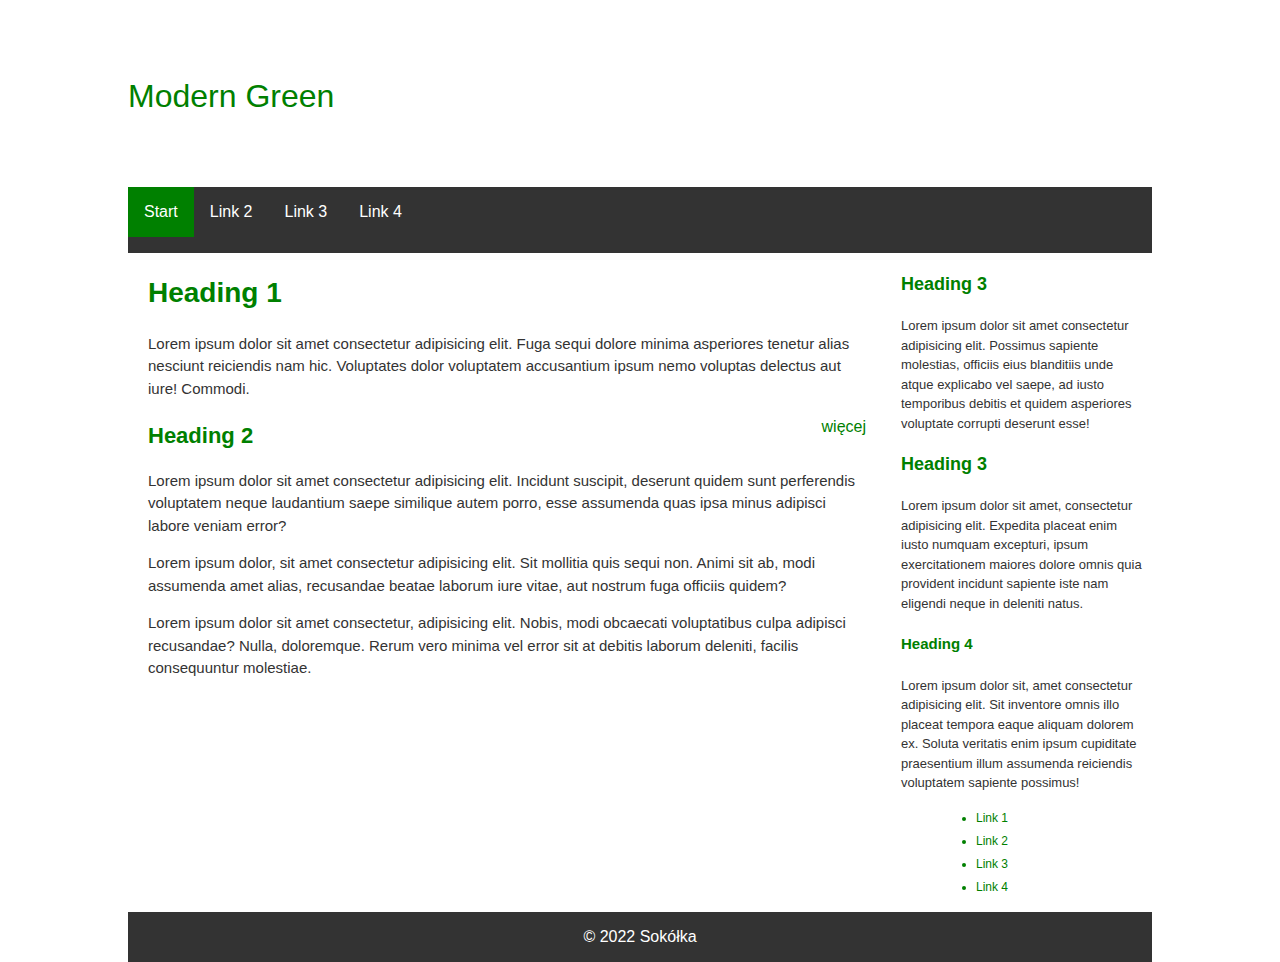
<file: index.html>
<!DOCTYPE html>
<html lang="pl">
<head>
    <meta charset="UTF-8">
    <meta http-equiv="X-UA-Compatible" content="IE=edge">
    <meta name="viewport" content="width=device-width, initial-scale=1.0">
    <title>Tworzenie strony internetowej zgodnie z projektem</title>
    <link rel="stylesheet" href="style.css">
    <link rel="stylesheet" href="style-media-queries.css">
</head>
<body>
    <div class="main-container">
        <header class="main-header">
            <h1>Modern Green</h1>
        </header>
        <nav class="main-nav">
            <ul>
                <li class="active"><a href="#">Start</a></li>
                <li><a href="#">Link 2</a></li>
                <li><a href="#">Link 3</a></li>
                <li><a href="#">Link 4</a></li>
            </ul>
        </nav>
        <section class="main-section">
            <article class="section-article">
                <h1>Heading 1</h1>
                <p>Lorem ipsum dolor sit amet consectetur adipisicing elit. Fuga sequi dolore minima asperiores tenetur alias nesciunt reiciendis nam hic. Voluptates dolor voluptatem accusantium ipsum nemo voluptas delectus aut iure! Commodi.</p>
                <a href="#">więcej</a>
                <h2>Heading 2</h2>
                <p>Lorem ipsum dolor sit amet consectetur adipisicing elit. Incidunt suscipit, deserunt quidem sunt perferendis voluptatem neque laudantium saepe similique autem porro, esse assumenda quas ipsa minus adipisci labore veniam error?</p>
                <p>Lorem ipsum dolor, sit amet consectetur adipisicing elit. Sit mollitia quis sequi non. Animi sit ab, modi assumenda amet alias, recusandae beatae laborum iure vitae, aut nostrum fuga officiis quidem?</p>
                <p>Lorem ipsum dolor sit amet consectetur, adipisicing elit. Nobis, modi obcaecati voluptatibus culpa adipisci recusandae? Nulla, doloremque. Rerum vero minima vel error sit at debitis laborum deleniti, facilis consequuntur molestiae.</p>
            </article>
        </section>
        <aside class="main-aside">
            <h3>Heading 3</h3>
            <p>Lorem ipsum dolor sit amet consectetur adipisicing elit. Possimus sapiente molestias, officiis eius blanditiis unde atque explicabo vel saepe, ad iusto temporibus debitis et quidem asperiores voluptate corrupti deserunt esse!</p>
            <h3>Heading 3</h3>
            <p>Lorem ipsum dolor sit amet, consectetur adipisicing elit. Expedita placeat enim iusto numquam excepturi, ipsum exercitationem maiores dolore omnis quia provident incidunt sapiente iste nam eligendi neque in deleniti natus.</p>
            <h4>Heading 4</h4>
            <p>Lorem ipsum dolor sit, amet consectetur adipisicing elit. Sit inventore omnis illo placeat tempora eaque aliquam dolorem ex. Soluta veritatis enim ipsum cupiditate praesentium illum assumenda reiciendis voluptatem sapiente possimus!</p>
            <ul>
                <li><a href="#">Link 1</a></li>
                <li><a href="#">Link 2</a></li>
                <li><a href="#">Link 3</a></li>
                <li><a href="#">Link 4</a></li>
            </ul>
        </aside>
        <footer class="main-footer">
            <p>&copy; 2022 Sokółka</p>
        </footer>
    </div>
</body>
</html>
</file>
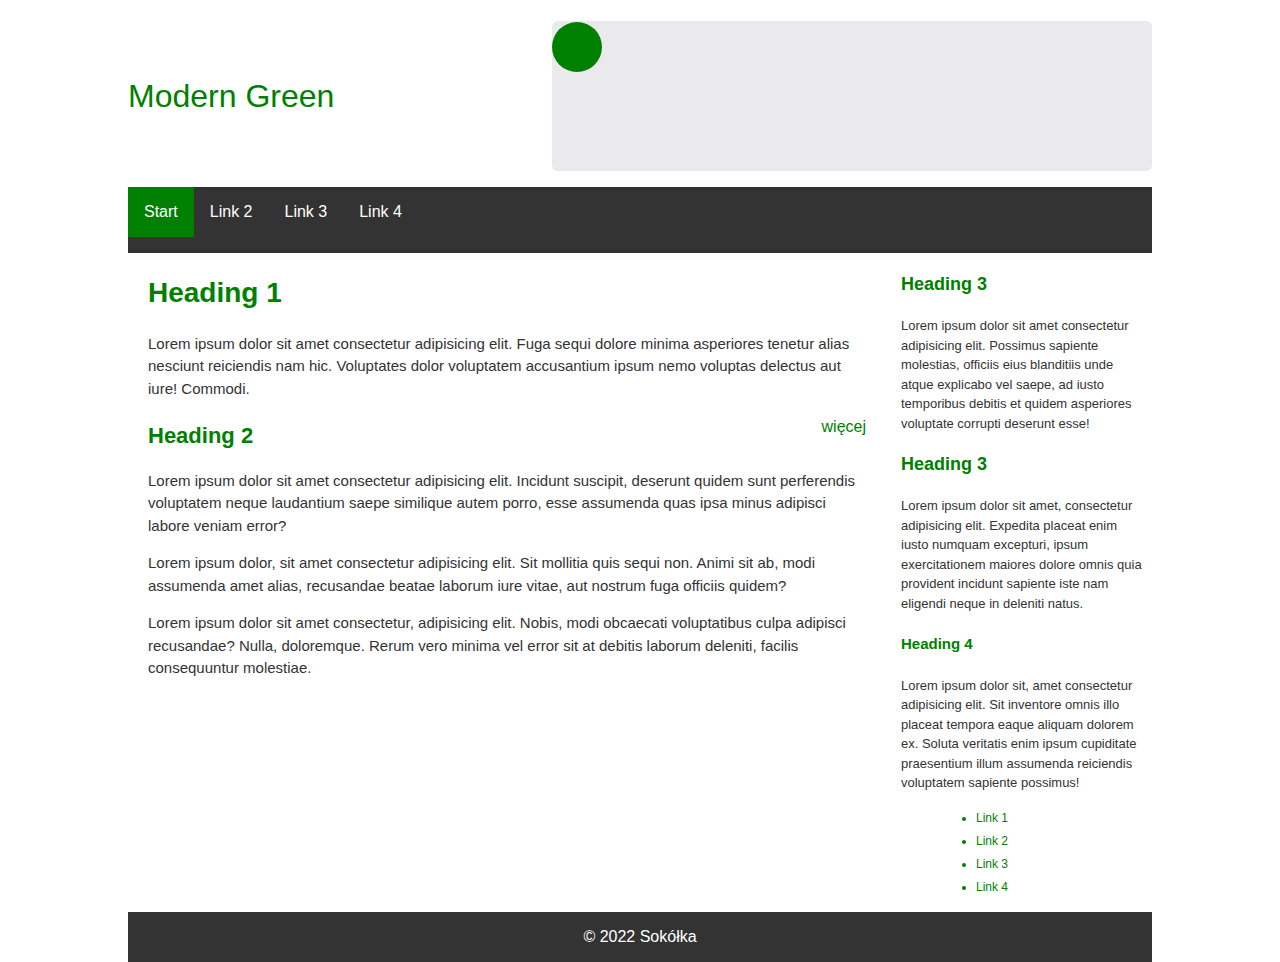
<file: 2/index.html>
<!DOCTYPE html>
<html lang="pl">
<head>
    <meta charset="UTF-8">
    <meta http-equiv="X-UA-Compatible" content="IE=edge">
    <meta name="viewport" content="width=device-width, initial-scale=1.0">
    <title>Tworzenie strony internetowej zgodnie z projektem</title>
    <link rel="stylesheet" href="style.css">
    <link rel="stylesheet" href="style-media-queries.css">
    <link rel="stylesheet" href="animations.css">
</head>
<body>
    <div class="main-container">
        <header class="main-header">
            <h1>Modern Green</h1>
            <div class="stage">
                <figure class="ball"></figure>
            </div>
        </header>
        <nav class="main-nav">
            <ul>
                <li class="active"><a href="#">Start</a></li>
                <li><a href="#">Link 2</a></li>
                <li><a href="#">Link 3</a></li>
                <li><a href="#">Link 4</a></li>
            </ul>
        </nav>
        <section class="main-section">
            <article class="section-article">
                <h1>Heading 1</h1>
                <p>Lorem ipsum dolor sit amet consectetur adipisicing elit. Fuga sequi dolore minima asperiores tenetur alias nesciunt reiciendis nam hic. Voluptates dolor voluptatem accusantium ipsum nemo voluptas delectus aut iure! Commodi.</p>
                <a href="#">więcej</a>
                <h2>Heading 2</h2>
                <p>Lorem ipsum dolor sit amet consectetur adipisicing elit. Incidunt suscipit, deserunt quidem sunt perferendis voluptatem neque laudantium saepe similique autem porro, esse assumenda quas ipsa minus adipisci labore veniam error?</p>
                <p>Lorem ipsum dolor, sit amet consectetur adipisicing elit. Sit mollitia quis sequi non. Animi sit ab, modi assumenda amet alias, recusandae beatae laborum iure vitae, aut nostrum fuga officiis quidem?</p>
                <p>Lorem ipsum dolor sit amet consectetur, adipisicing elit. Nobis, modi obcaecati voluptatibus culpa adipisci recusandae? Nulla, doloremque. Rerum vero minima vel error sit at debitis laborum deleniti, facilis consequuntur molestiae.</p>
            </article>
        </section>
        <aside class="main-aside">
            <h3>Heading 3</h3>
            <p>Lorem ipsum dolor sit amet consectetur adipisicing elit. Possimus sapiente molestias, officiis eius blanditiis unde atque explicabo vel saepe, ad iusto temporibus debitis et quidem asperiores voluptate corrupti deserunt esse!</p>
            <h3>Heading 3</h3>
            <p>Lorem ipsum dolor sit amet, consectetur adipisicing elit. Expedita placeat enim iusto numquam excepturi, ipsum exercitationem maiores dolore omnis quia provident incidunt sapiente iste nam eligendi neque in deleniti natus.</p>
            <h4>Heading 4</h4>
            <p>Lorem ipsum dolor sit, amet consectetur adipisicing elit. Sit inventore omnis illo placeat tempora eaque aliquam dolorem ex. Soluta veritatis enim ipsum cupiditate praesentium illum assumenda reiciendis voluptatem sapiente possimus!</p>
            <ul>
                <li><a href="#">Link 1</a></li>
                <li><a href="#">Link 2</a></li>
                <li><a href="#">Link 3</a></li>
                <li><a href="#">Link 4</a></li>
            </ul>
        </aside>
        <footer class="main-footer">
            <p>&copy; 2022 Sokółka</p>
        </footer>
    </div>
</body>
</html>
</file>
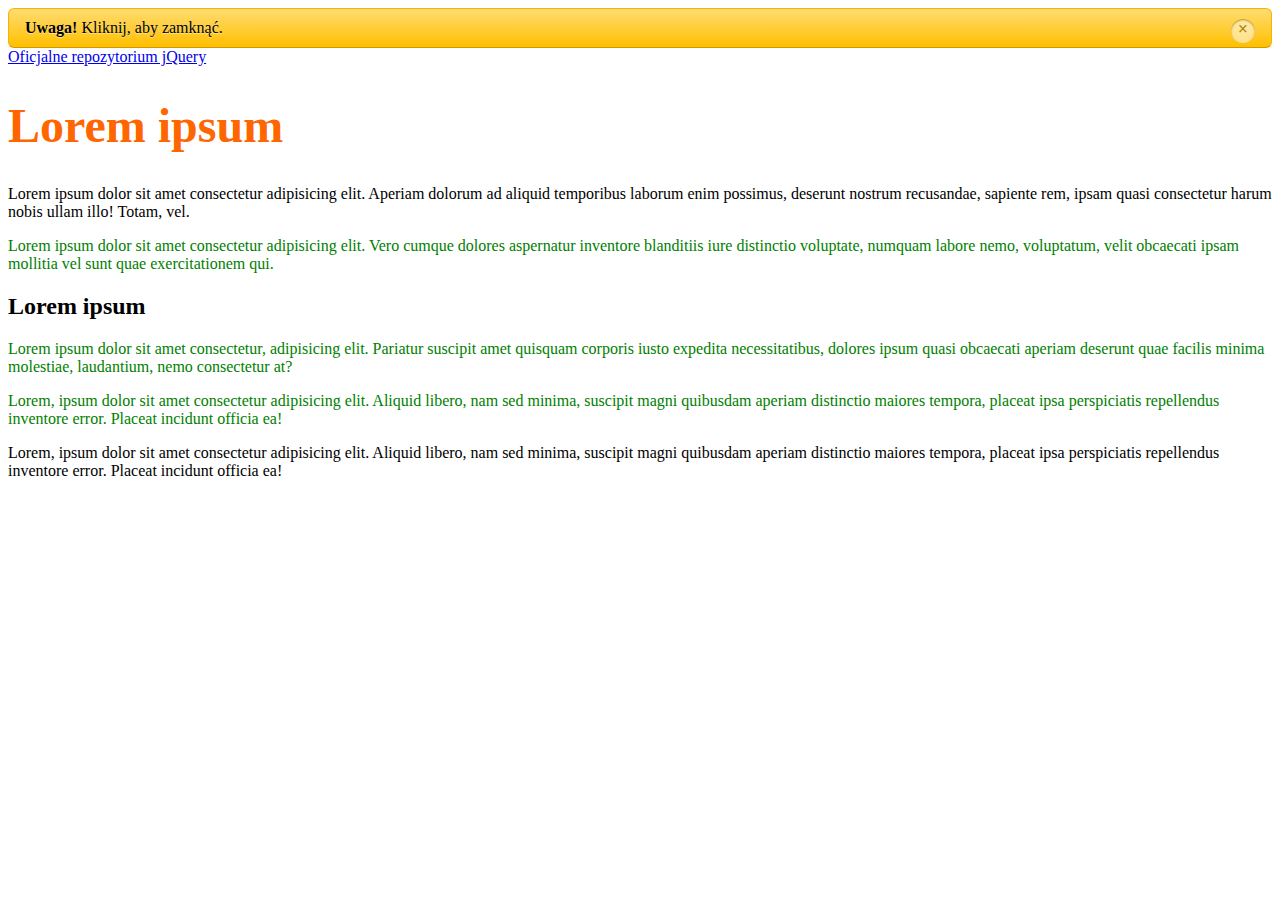
<file: jquery/index.html>
<!DOCTYPE html>
<html lang="pl">
<head>
    <meta charset="UTF-8">
    <meta http-equiv="X-UA-Compatible" content="IE=edge">
    <meta name="viewport" content="width=device-width, initial-scale=1.0">
    <title>jQuery</title>
    <script src="https://code.jquery.com/jquery-3.6.1.min.js"></script>
    <style>
        .akapit {
            color: green;
        }
        .notice-warning {
            background: linear-gradient(#ffdc72, #ffbf00);
            border: 1px solid #f2b600;
            border-bottom-color: #c90;
            border-radius: 6px;
            padding: 10px 16px;
            text-shadow: 0 1px 0 rgba(255, 255, 255, .5);
        }
        .notice-close {
            background: #ffdc72;
            background: rgba(255, 255, 255, .5);
            border-radius: 50%;
            box-shadow: inset 0 1px 2px rgba(178, 133, 0, .9), inset 0 -1px 2px rgba(255, 255, 255, .25);
            color: #b28500;
            cursor: pointer;
            font-size: 18px;
            font-weight: 600;
            height: 24px;
            float: right;
            text-align: center;
            transition: color .15s ease;
            width: 24px;
        }
    </style>
</head>
<body>
    <!--ukrywany tekst-->
    <div class="notice-warning">
        <div class="notice-close">&#215;</div>
        <strong>Uwaga!</strong> Kliknij, aby zamknąć.
    </div>  
    <a target="_blank" href="https://jquery.com/">Oficjalne repozytorium jQuery</a>
    <h1>Lorem ipsum</h1>
    <p>Lorem ipsum dolor sit amet consectetur adipisicing elit. Aperiam dolorum ad aliquid temporibus laborum enim possimus, deserunt nostrum recusandae, sapiente rem, ipsam quasi consectetur harum nobis ullam illo! Totam, vel.</p>
    <p>Lorem ipsum dolor sit amet consectetur adipisicing elit. Vero cumque dolores aspernatur inventore blanditiis iure distinctio voluptate, numquam labore nemo, voluptatum, velit obcaecati ipsam mollitia vel sunt quae exercitationem qui.</p>
    <h2>Lorem ipsum</h2>
    <p>Lorem ipsum dolor sit amet consectetur, adipisicing elit. Pariatur suscipit amet quisquam corporis iusto expedita necessitatibus, dolores ipsum quasi obcaecati aperiam deserunt quae facilis minima molestiae, laudantium, nemo consectetur at?</p>
    <p>Lorem, ipsum dolor sit amet consectetur adipisicing elit. Aliquid libero, nam sed minima, suscipit magni quibusdam aperiam distinctio maiores tempora, placeat ipsa perspiciatis repellendus inventore error. Placeat incidunt officia ea!</p>  
    <script>





    // poczekanie na załadowanie dokumentu i wszystkich jego części
    $(document).ready(function(event){ 
        //    $('.feature');           // Class selector
        //    $('li strong');          // Descendant selector
        //    $('em, i');              // Multiple selector
        //    $('a[target="_blank"]'); // Attribute selector
        //    $('p').eq(2);     // Pseudo-class selector
        // stosowanie zdarzeń dla elementu
        // $('div').click(function(event){ 
        //    $(this);
        // }); 
        // stosowanie zaprzeczeń
        // $('div').not('.type');
        // nadanie klasy dla akapitów (p)
        $('p').addClass('akapit');
        // usunięcie klasy dla pierwszego akapitu
        $('p').eq(0).removeClass(); 
        // dodanie elementu przez jQuery
        $('body').append( '<div class="dodatek"><p>Lorem, ipsum dolor sit amet consectetur adipisicing elit. Aliquid libero, nam sed minima, suscipit magni quibusdam aperiam distinctio maiores tempora, placeat ipsa perspiciatis repellendus inventore error. Placeat incidunt officia ea!</p></div>' );
        // ostylowanie H1 przez jQuery
        $('h1').css({
            fontSize: '48px', 
            color: '#f60'
        });
        // zdarzenie kliknięcie
        $('h1').click(function(event){
            $('p').css({
                color: '#00f'
            });
        });
        // ukrywanie po kliknięciu
        $('.notice-close').on('click', function(event){
            $('.notice-warning').remove();
        });
    });
    </script>
</body>
</html>
</file>
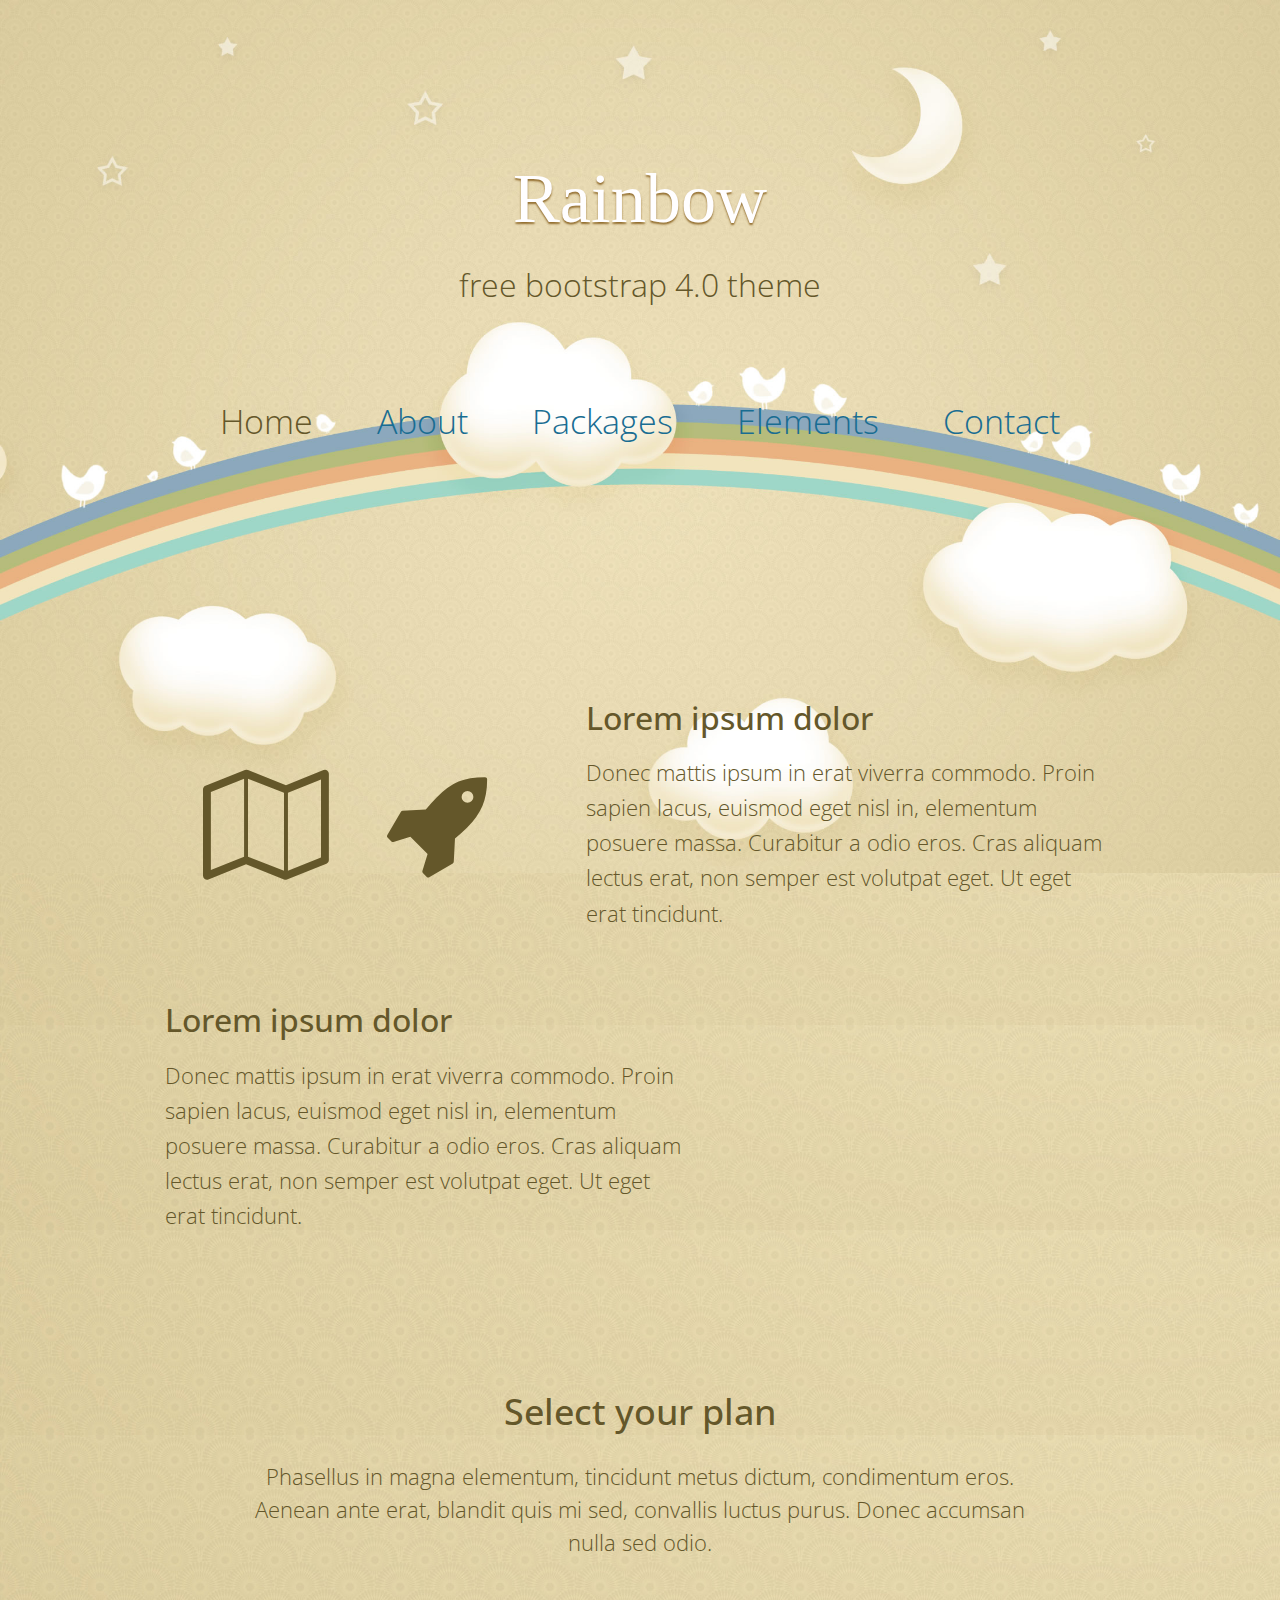
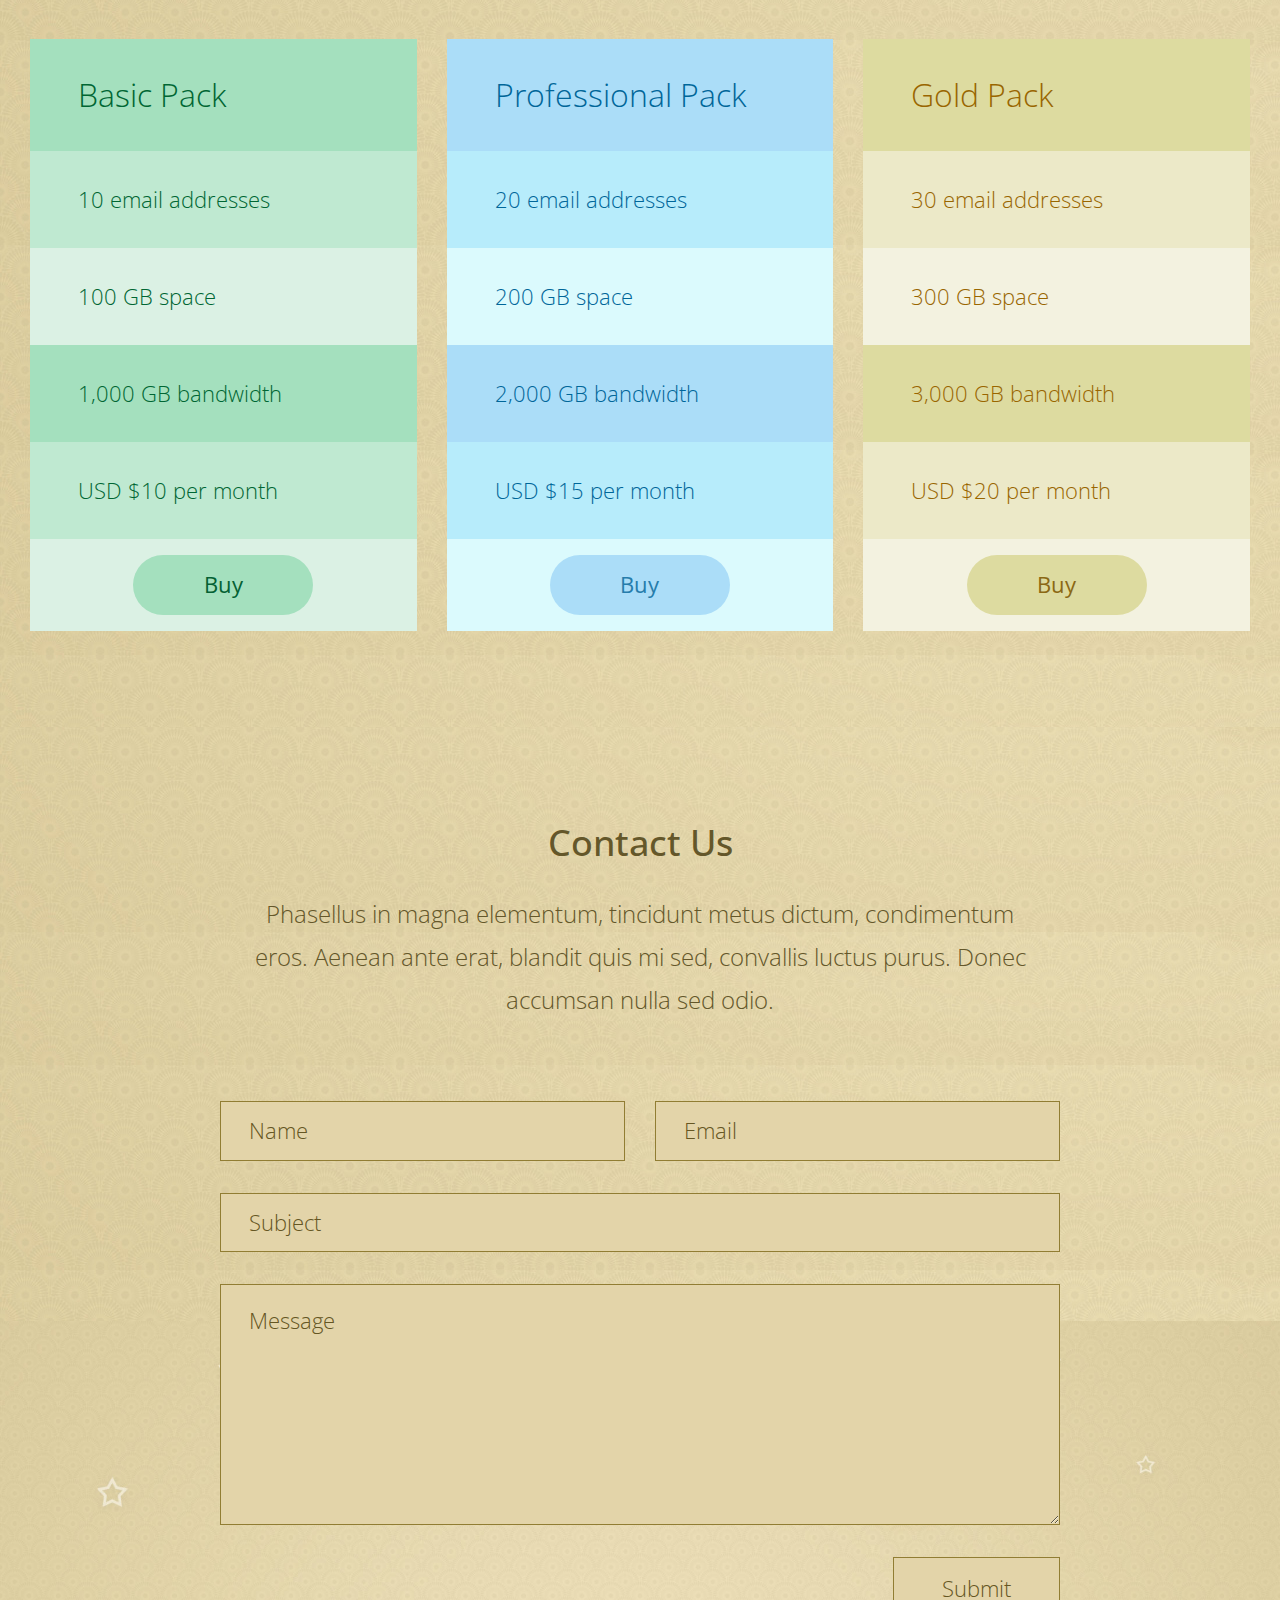
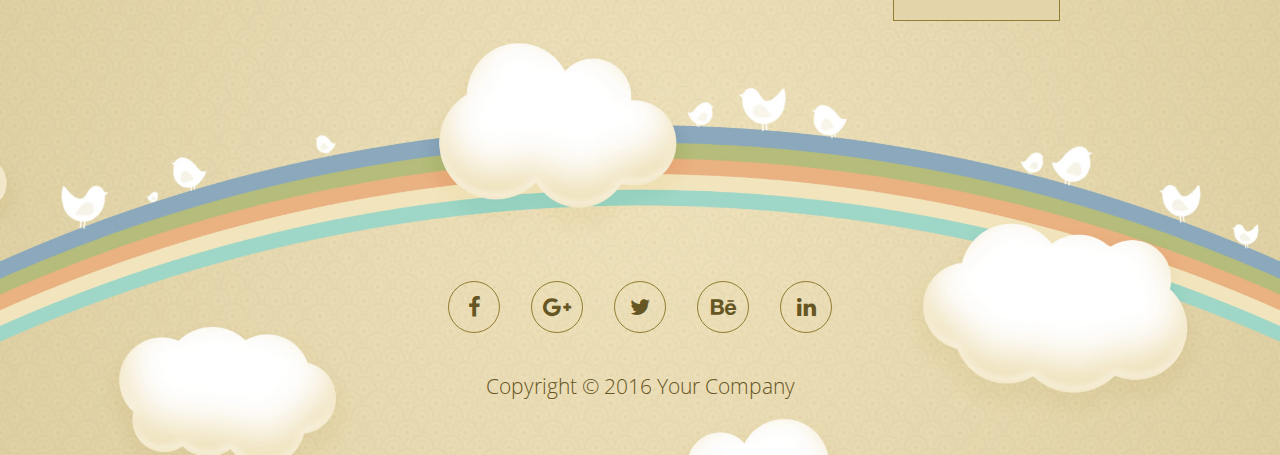
<file: rainbow szablon bootstrap/index.html>
<!DOCTYPE html>
<html>
<head>
    <meta charset="utf-8">
    <meta http-equiv="X-UA-Compatible" content="IE=edge">
    <meta name="viewport" content="width=device-width, initial-scale=1">

    <title>Rainbow Bootstrap 4.0 Theme by templatemo</title>
<!--
Rainbow Theme
http://www.templatemo.com/tm-485-rainbow
-->
    <!-- load stylesheets -->
    <link rel="stylesheet" href="https://fonts.googleapis.com/css?family=Open+Sans:300,400">  <!-- Google web font "Open Sans" -->
    <link rel="stylesheet" href="font-awesome-4.5.0/css/font-awesome.min.css">                <!-- Font Awesome -->
    <link rel="stylesheet" href="css/bootstrap.min.css">                                      <!-- Bootstrap style -->
    <link rel="stylesheet" href="css/templatemo-style.css">                                   <!-- Templatemo style -->

    <!-- HTML5 shim and Respond.js for IE8 support of HTML5 elements and media queries -->
    <!-- WARNING: Respond.js doesn't work if you view the page via file:// -->
        <!--[if lt IE 9]>
          <script src="https://oss.maxcdn.com/html5shiv/3.7.2/html5shiv.min.js"></script>
          <script src="https://oss.maxcdn.com/respond/1.4.2/respond.min.js"></script>
          <![endif]-->
</head>

<body class="tm-bg-img-content">

    <div class="tm-bg-img-header">
        <div class="container-fluid">
            
            <div id="top" class="tm-header-container">
                
                <!-- 1. Site Header -->
                <div class="row tm-site-header">
                    <div class="col-xs-12 col-sm-12 col-md-12 col-lg-12 col-xl-12 text-xs-center">

                        <h1 class="tm-site-title">Rainbow</h1>
                        <p class="tm-site-description">free bootstrap 4.0 theme</p>
                    
                    </div>
                </div>

                <!-- 2. Navigation -->
                <div class="row tm-navbar-row tm-navbar-row-absolute">
                    <div class="tm-navbar-container">
                        <div class="col-xs-12 col-sm-12 col-md-12 col-lg-12 col-xl-12">

                            <nav class="navbar navbar-full">
                                    
                                <div class="text-xs-center tm-navbar-rounded" id="tmNavbar">                            

                                    <ul class="nav navbar-nav">
                                        <li class="nav-item">
                                            <a class="nav-link" href="#top">Home</a>
                                        </li>
                                        <li class="nav-item">
                                            <a class="nav-link" href="#tm-section-1">About</a>
                                        </li>
                                        <li class="nav-item">
                                            <a class="nav-link" href="#tm-section-3">Packages</a>
                                        </li>
                                        <li class="nav-item">
                                            <a class="nav-link external" href="elements.html">Elements</a>
                                        </li>
                                        <li class="nav-item">
                                            <a class="nav-link" href="#tm-section-4">Contact</a>
                                        </li>
                                        
                                    </ul>

                                </div>
                              
                            </nav>
                        </div> <!-- col-xs-12 -->
                    </div> <!-- tm-navbar-container -->                        
                </div> <!-- row -->   

            </div> <!-- .tm-header-container -->
            
            <!-- 3. About -->
            <div class="row" id="tm-section-1">
                
                <div class="container">
                    <section class="tm-2-col-img-text">
                    
                        <div class="col-xs-12 col-sm-12 col-md-12 col-lg-5 col-xl-5 tm-2-col-img">                                
                            <i class="fa fa-5x fa-map-o"></i>
                            <i class="fa fa-5x fa-rocket"></i>
                        </div>

                        <div class="col-xs-12 col-sm-12 col-md-12 col-lg-7 col-xl-7 tm-2-col-text">
                            <h2 class="tm-2-col-text-title">Lorem ipsum dolor</h2>
                            <p class="tm-2-col-text-description">
                                Donec mattis ipsum in erat viverra commodo. 
                                Proin sapien lacus, euismod eget nisl in, 
                                elementum posuere massa. Curabitur a odio
                                eros. Cras aliquam lectus erat, non semper est
                                volutpat eget. Ut eget erat tincidunt.
                            </p>
                        </div>
                        
                    </section>

                    <section class="tm-2-col-img-text" id="tm-section-2">
                    
                        <div class="col-xs-12 col-sm-12 col-md-12 col-lg-7 col-xl-7 tm-2-col-text">
                            <h2 class="tm-2-col-text-title">Lorem ipsum dolor</h2>
                            <p class="tm-2-col-text-description">
                                Donec mattis ipsum in erat viverra commodo. 
                                Proin sapien lacus, euismod eget nisl in, 
                                elementum posuere massa. Curabitur a odio
                                eros. Cras aliquam lectus erat, non semper est
                                volutpat eget. Ut eget erat tincidunt.
                            </p>
                        </div>
                        
                    </section>
                </div>                

            </div> <!-- About section, tm-section-1 & 2 -->

        </div> <!-- container-fluid -->               
    </div> <!-- tm-bg-img-header -->
        
    <div class="container-fluid">
        
        <!-- Plan -->
        <div class="row tm-section" id="tm-section-3">
            
            <div class="col-xs-12 col-sm-12 col-md-12 col-lg-12 col-xl-12 text-xs-center">
                <h2 class="tm-section-title">Select your plan</h2>
                <p class="tm-section-subtitle">
                    Phasellus in magna elementum, tincidunt metus dictum, condimentum
                    eros. Aenean ante erat, blandit quis mi sed, convallis luctus purus. Donec
                    accumsan nulla sed odio.
                </p>    
            </div>
                    
            <div class="col-xs-12 col-sm-12 col-md-12 col-lg-12 col-xl-12">
                    
                <div class="tm-plan-boxes-container">
                    
                    <div class="col-xs-12 col-sm-12 col-md-4 col-lg-4 col-xl-4 tm-table-col">
                            
                        <table class="tm-table-full-width">
                            <thead>
                                <tr class="tm-bg-green-1">
                                    <th class="tm-plan-table-header">Basic Pack</th>
                                </tr>
                            </thead>
                            <tbody>
                                <tr class="tm-bg-green-2"><td class="tm-plan-table-cell">10 email addresses</td></tr>
                                <tr class="tm-bg-green-3"><td class="tm-plan-table-cell">100 GB space</td></tr>
                                <tr class="tm-bg-green-1"><td class="tm-plan-table-cell">1,000 GB bandwidth</td></tr>
                                <tr class="tm-bg-green-2"><td class="tm-plan-table-cell">USD $10 per month</td></tr>
                                <tr class="tm-bg-green-3">
                                    <td class="tm-plan-table-cell tm-plan-table-cell-pad-small text-xs-center">
                                        <a href="#" class="tm-bg-green-1 tm-btn-rounded tm-btn-green">Buy</a>
                                    </td>
                                </tr>
                            </tbody>
                        </table>  

                    </div>

                    <div class="col-xs-12 col-sm-12 col-md-4 col-lg-4 col-xl-4 tm-table-col">
                        
                        <table class="tm-table-full-width">
                            <thead>
                                <tr class="tm-bg-blue-1">
                                    <th class="tm-plan-table-header">Professional Pack</th>
                                </tr>
                            </thead>
                            <tbody>
                                <tr class="tm-bg-blue-2"><td class="tm-plan-table-cell">20 email addresses</td></tr>
                                <tr class="tm-bg-blue-3"><td class="tm-plan-table-cell">200 GB space</td></tr>
                                <tr class="tm-bg-blue-1"><td class="tm-plan-table-cell">2,000 GB bandwidth</td></tr>
                                <tr class="tm-bg-blue-2"><td class="tm-plan-table-cell">USD $15 per month</td></tr>
                                <tr class="tm-bg-blue-3">
                                    <td class="tm-plan-table-cell tm-plan-table-cell-pad-small text-xs-center">
                                        <a href="#" class="tm-bg-blue-1 tm-btn-rounded tm-btn-blue">Buy</a>
                                    </td>
                                </tr>
                            </tbody>
                        </table>  

                    </div>

                    <div class="col-xs-12 col-sm-12 col-md-4 col-lg-4 col-xl-4 tm-table-col">

                        <table class="tm-table-full-width">
                            <thead>
                                <tr class="tm-bg-gold-1">
                                    <th class="tm-plan-table-header">Gold Pack</th>
                                </tr>
                            </thead>
                            <tbody>
                                <tr class="tm-bg-gold-2"><td class="tm-plan-table-cell">30 email addresses</td></tr>
                                <tr class="tm-bg-gold-3"><td class="tm-plan-table-cell">300 GB space</td></tr>
                                <tr class="tm-bg-gold-1"><td class="tm-plan-table-cell">3,000 GB bandwidth</td></tr>
                                <tr class="tm-bg-gold-2"><td class="tm-plan-table-cell">USD $20 per month</td></tr>
                                <tr class="tm-bg-gold-3">
                                    <td class="tm-plan-table-cell tm-plan-table-cell-pad-small text-xs-center">
                                        <a href="#" class="tm-bg-gold-1 tm-btn-rounded tm-btn-gold">Buy</a>
                                    </td>
                                </tr>
                            </tbody>
                        </table>  

                    </div>

                </div> <!-- tm-plan-boxes-container -->

            </div> <!-- .col-xs-12 -->

        </div> <!-- row -->

    </div> <!-- container-fluid -->        

    <div class="tm-bg-img-content">
        <div class="container-fluid">
            <div class="row" id="tm-section-4">
                <div class="col-xs-12 col-sm-12 col-md-12 col-lg-12 col-xl-12 text-xs-center">
                            
                    <h2 class="tm-section-title">Contact Us</h2>
                    <p class="tm-section-subtitle tm-section-subtitle-contact">
                    Phasellus in magna elementum, tincidunt metus dictum, condimentum
                    eros. Aenean ante erat, blandit quis mi sed, convallis luctus purus. Donec
                    accumsan nulla sed odio.
                    </p> 

                </div>
            </div>
        </div>    
    </div> <!-- contact section header -->
    
    <div class="tm-bg-img-header tm-section-contact-form">
        <div class="container-fluid">
            <div class="row">

                <div class="col-xs-12 col-sm-12 col-md-12 col-lg-12 col-xl-12">
                    <form action="index.html" method="post" class="tm-contact-form">                                
                        <div class="form-group col-xs-12 col-sm-12 col-md-6 col-lg-6 col-xl-6 tm-form-group-left">
                            <input type="text" id="contact_name" name="contact_name" class="form-control" placeholder="Name"  required/>
                        </div>
                        <div class="form-group col-xs-12 col-sm-12 col-md-6 col-lg-6 col-xl-6 tm-form-group-right">
                            <input type="email" id="contact_email" name="contact_email" class="form-control" placeholder="Email"  required/>
                        </div>
                        <div class="form-group">
                            <input type="text" id="contact_subject" name="contact_subject" class="form-control" placeholder="Subject"  required/>
                        </div>
                        <div class="form-group">
                            <textarea id="contact_message" name="contact_message" class="form-control" rows="6" placeholder="Message" required></textarea>
                        </div>
                    
                        <button type="submit" class="btn tm-btn-brown-square pull-xs-right">Submit</button>                          
                    </form>   
                </div> <!-- col -->

            </div>

            <div class="row tm-footer">
                <div class="col-xs-12 col-sm-12 col-md-12 col-lg-12 col-xl-12 text-xs-center">
                    
                    <div class="tm-social-icons-container">
                        <a href="#" class="tm-social-icon-link-brown"><i class="fa fa-facebook tm-social-icon"></i></a>
                        <a href="#" class="tm-social-icon-link-brown"><i class="fa fa-google-plus tm-social-icon"></i></a>
                        <a href="#" class="tm-social-icon-link-brown"><i class="fa fa-twitter tm-social-icon"></i></a>
                        <a href="#" class="tm-social-icon-link-brown"><i class="fa fa-behance tm-social-icon"></i></a>
                        <a href="#" class="tm-social-icon-link-brown"><i class="fa fa-linkedin tm-social-icon"></i></a>
                    </div>

                </div>

                <footer class="col-xs-12 col-sm-12 col-md-12 col-lg-12 col-xl-12 text-xs-center">
                    <p class="tm-copyright-text">Copyright &copy; 2016 Your Company</p>
                </footer>

            </div>                
        </div>
    </div> <!-- tm-section-contact-form -->
        
    <!-- load JS files -->
    <script src="js/jquery-1.11.3.min.js"></script>             <!-- jQuery (https://jquery.com/download/) -->
    <script src="js/jquery.singlePageNav.min.js"></script>      <!-- Single Page Nav (https://github.com/ChrisWojcik/single-page-nav) -->

    <script>

        function prepareMenuForDesktop() {

            var navbarHeight = 0;
            
            // For screens greater than 767
            if($(window).width() > 767) {

                // target at which the menu bar changes to sticky
                var target = $("#tm-section-1").offset().top - 100;

                // window scroll
                $(window).scroll(function(){

                    if($(this).scrollTop() > target) {                            
                        $(".tm-navbar-row").addClass("sticky");                            
                    }
                    else {
                        $(".tm-navbar-row").removeClass("sticky");
                    }     

                }); 

                navbarHeight = 56;
            }

            // Single Page Nav
            $('#tmNavbar').singlePageNav({
               'currentClass' : "active",
                offset : navbarHeight,
                'filter': ':not(.external)'
            });  
        }  
   
        $(document).ready(function(){                 

            prepareMenuForDesktop();

            // On window resize, prepare menu
            $(window).resize(function(){
                prepareMenuForDesktop();                 
                                  
            });       
        });

    </script>             

</body>
</html>
</file>
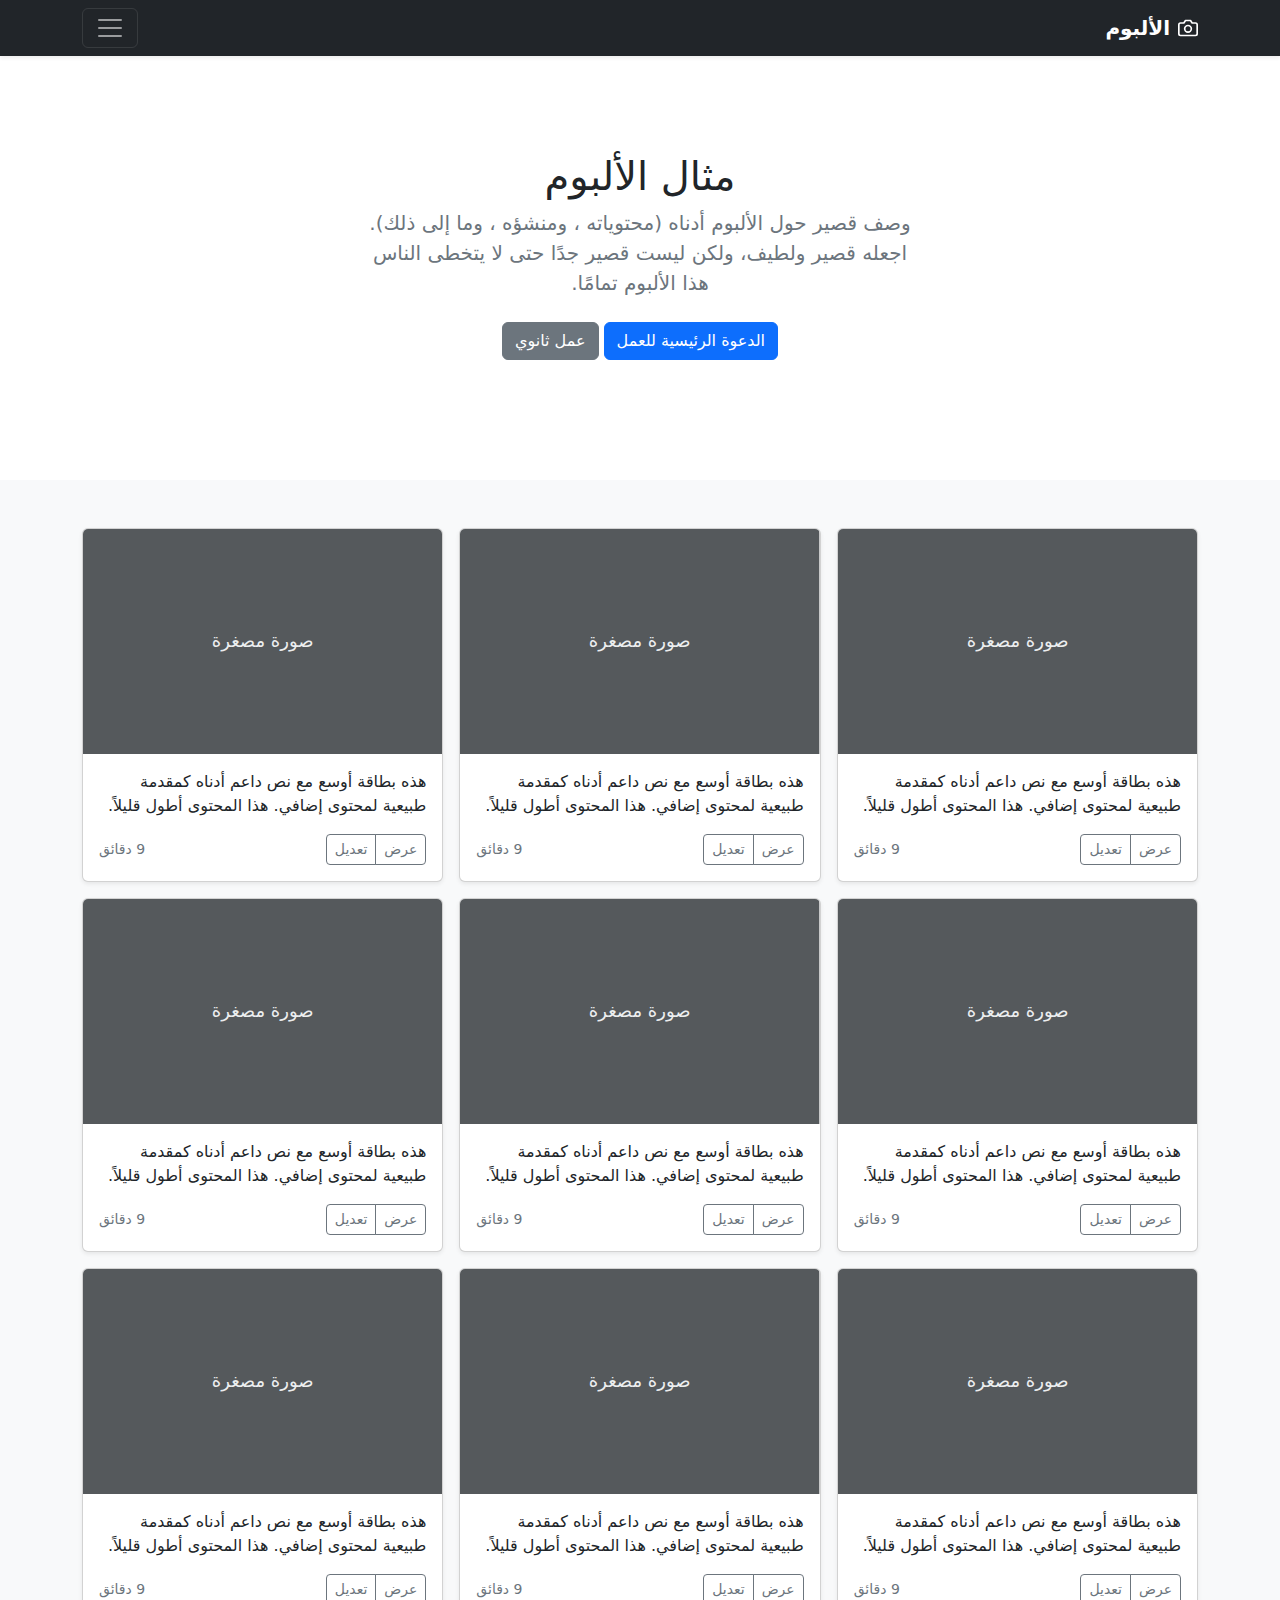
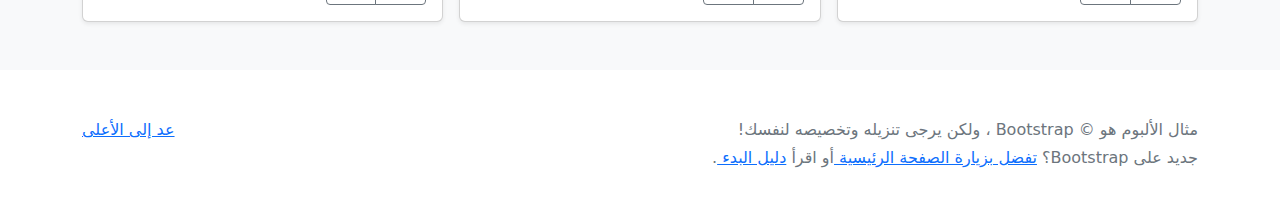
<file: bootstrap/album-rtl/index.html>
<!doctype html>
<html lang="ar" dir="rtl">
  <head>
    <meta charset="utf-8">
    <meta name="viewport" content="width=device-width, initial-scale=1">
    <meta name="description" content="">
    <meta name="author" content="Mark Otto, Jacob Thornton, and Bootstrap contributors">
    <meta name="generator" content="Hugo 0.104.2">
    <title>مثال الألبوم · Bootstrap v5.2</title>

    <link rel="canonical" href="https://getbootstrap.com/docs/5.2/examples/album-rtl/">

    

    

<link href="../assets/dist/css/bootstrap.rtl.min.css" rel="stylesheet">

    <style>
      .bd-placeholder-img {
        font-size: 1.125rem;
        text-anchor: middle;
        -webkit-user-select: none;
        -moz-user-select: none;
        user-select: none;
      }

      @media (min-width: 768px) {
        .bd-placeholder-img-lg {
          font-size: 3.5rem;
        }
      }

      .b-example-divider {
        height: 3rem;
        background-color: rgba(0, 0, 0, .1);
        border: solid rgba(0, 0, 0, .15);
        border-width: 1px 0;
        box-shadow: inset 0 .5em 1.5em rgba(0, 0, 0, .1), inset 0 .125em .5em rgba(0, 0, 0, .15);
      }

      .b-example-vr {
        flex-shrink: 0;
        width: 1.5rem;
        height: 100vh;
      }

      .bi {
        vertical-align: -.125em;
        fill: currentColor;
      }

      .nav-scroller {
        position: relative;
        z-index: 2;
        height: 2.75rem;
        overflow-y: hidden;
      }

      .nav-scroller .nav {
        display: flex;
        flex-wrap: nowrap;
        padding-bottom: 1rem;
        margin-top: -1px;
        overflow-x: auto;
        text-align: center;
        white-space: nowrap;
        -webkit-overflow-scrolling: touch;
      }
    </style>

    
  </head>
  <body>
    
<header>
  <div class="collapse bg-dark" id="navbarHeader">
    <div class="container">
      <div class="row">
        <div class="col-sm-8 col-md-7 py-4">
          <h4 class="text-white">حول</h4>
          <p class="text-muted">أضف بعض المعلومات حول الألبوم، المؤلف، أو أي سياق خلفية آخر. اجعلها بضع جمل حتى يتمكن الزوار من التقاط بعض التلميحات المفيدة. ثم اربطها ببعض مواقع التواصل الاجتماعي أو معلومات الاتصال.</p>
        </div>
        <div class="col-sm-4 offset-md-1 py-4">
          <h4 class="text-white">تواصل معي</h4>
          <ul class="list-unstyled">
            <li><a href="#" class="text-white">تابعني على تويتر</a></li>
            <li><a href="#" class="text-white">شاركني الإعجاب في فيسبوك</a></li>
            <li><a href="#" class="text-white">راسلني على البريد الإلكتروني</a></li>
          </ul>
        </div>
      </div>
    </div>
  </div>
  <div class="navbar navbar-dark bg-dark shadow-sm">
    <div class="container">
      <a href="#" class="navbar-brand d-flex align-items-center">
        <svg xmlns="http://www.w3.org/2000/svg" width="20" height="20" fill="none" stroke="currentColor" stroke-linecap="round" stroke-linejoin="round" stroke-width="2" aria-hidden="true" class="me-2" viewBox="0 0 24 24"><path d="M23 19a2 2 0 0 1-2 2H3a2 2 0 0 1-2-2V8a2 2 0 0 1 2-2h4l2-3h6l2 3h4a2 2 0 0 1 2 2z"/><circle cx="12" cy="13" r="4"/></svg>
        <strong>الألبوم</strong>
      </a>
      <button class="navbar-toggler" type="button" data-bs-toggle="collapse" data-bs-target="#navbarHeader" aria-controls="navbarHeader" aria-expanded="false" aria-label="تبديل التنقل">
        <span class="navbar-toggler-icon"></span>
      </button>
    </div>
  </div>
</header>

<main>

  <section class="py-5 text-center container">
    <div class="row py-lg-5">
      <div class="col-lg-6 col-md-8 mx-auto">
        <h1 class="fw-light">مثال الألبوم</h1>
        <p class="lead text-muted">وصف قصير حول الألبوم أدناه (محتوياته ، ومنشؤه ، وما إلى ذلك). اجعله قصير ولطيف، ولكن ليست قصير جدًا حتى لا يتخطى الناس هذا الألبوم تمامًا.</p>
        <p>
          <a href="#" class="btn btn-primary my-2">الدعوة الرئيسية للعمل</a>
          <a href="#" class="btn btn-secondary my-2">عمل ثانوي</a>
        </p>
      </div>
    </div>
  </section>

  <div class="album py-5 bg-light">
    <div class="container">

      <div class="row row-cols-1 row-cols-sm-2 row-cols-md-3 g-3">
        <div class="col">
          <div class="card shadow-sm">
            <svg class="bd-placeholder-img card-img-top" width="100%" height="225" xmlns="http://www.w3.org/2000/svg" role="img" aria-label="Placeholder: صورة مصغرة" preserveAspectRatio="xMidYMid slice" focusable="false"><title>Placeholder</title><rect width="100%" height="100%" fill="#55595c"/><text x="50%" y="50%" fill="#eceeef" dy=".3em">صورة مصغرة</text></svg>

            <div class="card-body">
              <p class="card-text">هذه بطاقة أوسع مع نص داعم أدناه كمقدمة طبيعية لمحتوى إضافي. هذا المحتوى أطول قليلاً.</p>
              <div class="d-flex justify-content-between align-items-center">
                <div class="btn-group">
                  <button type="button" class="btn btn-sm btn-outline-secondary">عرض</button>
                  <button type="button" class="btn btn-sm btn-outline-secondary">تعديل</button>
                </div>
                <small class="text-muted">9 دقائق</small>
              </div>
            </div>
          </div>
        </div>
        <div class="col">
          <div class="card shadow-sm">
            <svg class="bd-placeholder-img card-img-top" width="100%" height="225" xmlns="http://www.w3.org/2000/svg" role="img" aria-label="Placeholder: صورة مصغرة" preserveAspectRatio="xMidYMid slice" focusable="false"><title>Placeholder</title><rect width="100%" height="100%" fill="#55595c"/><text x="50%" y="50%" fill="#eceeef" dy=".3em">صورة مصغرة</text></svg>

            <div class="card-body">
              <p class="card-text">هذه بطاقة أوسع مع نص داعم أدناه كمقدمة طبيعية لمحتوى إضافي. هذا المحتوى أطول قليلاً.</p>
              <div class="d-flex justify-content-between align-items-center">
                <div class="btn-group">
                  <button type="button" class="btn btn-sm btn-outline-secondary">عرض</button>
                  <button type="button" class="btn btn-sm btn-outline-secondary">تعديل</button>
                </div>
                <small class="text-muted">9 دقائق</small>
              </div>
            </div>
          </div>
        </div>
        <div class="col">
          <div class="card shadow-sm">
            <svg class="bd-placeholder-img card-img-top" width="100%" height="225" xmlns="http://www.w3.org/2000/svg" role="img" aria-label="Placeholder: صورة مصغرة" preserveAspectRatio="xMidYMid slice" focusable="false"><title>Placeholder</title><rect width="100%" height="100%" fill="#55595c"/><text x="50%" y="50%" fill="#eceeef" dy=".3em">صورة مصغرة</text></svg>

            <div class="card-body">
              <p class="card-text">هذه بطاقة أوسع مع نص داعم أدناه كمقدمة طبيعية لمحتوى إضافي. هذا المحتوى أطول قليلاً.</p>
              <div class="d-flex justify-content-between align-items-center">
                <div class="btn-group">
                  <button type="button" class="btn btn-sm btn-outline-secondary">عرض</button>
                  <button type="button" class="btn btn-sm btn-outline-secondary">تعديل</button>
                </div>
                <small class="text-muted">9 دقائق</small>
              </div>
            </div>
          </div>
        </div>

        <div class="col">
          <div class="card shadow-sm">
            <svg class="bd-placeholder-img card-img-top" width="100%" height="225" xmlns="http://www.w3.org/2000/svg" role="img" aria-label="Placeholder: صورة مصغرة" preserveAspectRatio="xMidYMid slice" focusable="false"><title>Placeholder</title><rect width="100%" height="100%" fill="#55595c"/><text x="50%" y="50%" fill="#eceeef" dy=".3em">صورة مصغرة</text></svg>

            <div class="card-body">
              <p class="card-text">هذه بطاقة أوسع مع نص داعم أدناه كمقدمة طبيعية لمحتوى إضافي. هذا المحتوى أطول قليلاً.</p>
              <div class="d-flex justify-content-between align-items-center">
                <div class="btn-group">
                  <button type="button" class="btn btn-sm btn-outline-secondary">عرض</button>
                  <button type="button" class="btn btn-sm btn-outline-secondary">تعديل</button>
                </div>
                <small class="text-muted">9 دقائق</small>
              </div>
            </div>
          </div>
        </div>
        <div class="col">
          <div class="card shadow-sm">
            <svg class="bd-placeholder-img card-img-top" width="100%" height="225" xmlns="http://www.w3.org/2000/svg" role="img" aria-label="Placeholder: صورة مصغرة" preserveAspectRatio="xMidYMid slice" focusable="false"><title>Placeholder</title><rect width="100%" height="100%" fill="#55595c"/><text x="50%" y="50%" fill="#eceeef" dy=".3em">صورة مصغرة</text></svg>

            <div class="card-body">
              <p class="card-text">هذه بطاقة أوسع مع نص داعم أدناه كمقدمة طبيعية لمحتوى إضافي. هذا المحتوى أطول قليلاً.</p>
              <div class="d-flex justify-content-between align-items-center">
                <div class="btn-group">
                  <button type="button" class="btn btn-sm btn-outline-secondary">عرض</button>
                  <button type="button" class="btn btn-sm btn-outline-secondary">تعديل</button>
                </div>
                <small class="text-muted">9 دقائق</small>
              </div>
            </div>
          </div>
        </div>
        <div class="col">
          <div class="card shadow-sm">
            <svg class="bd-placeholder-img card-img-top" width="100%" height="225" xmlns="http://www.w3.org/2000/svg" role="img" aria-label="Placeholder: صورة مصغرة" preserveAspectRatio="xMidYMid slice" focusable="false"><title>Placeholder</title><rect width="100%" height="100%" fill="#55595c"/><text x="50%" y="50%" fill="#eceeef" dy=".3em">صورة مصغرة</text></svg>

            <div class="card-body">
              <p class="card-text">هذه بطاقة أوسع مع نص داعم أدناه كمقدمة طبيعية لمحتوى إضافي. هذا المحتوى أطول قليلاً.</p>
              <div class="d-flex justify-content-between align-items-center">
                <div class="btn-group">
                  <button type="button" class="btn btn-sm btn-outline-secondary">عرض</button>
                  <button type="button" class="btn btn-sm btn-outline-secondary">تعديل</button>
                </div>
                <small class="text-muted">9 دقائق</small>
              </div>
            </div>
          </div>
        </div>

        <div class="col">
          <div class="card shadow-sm">
            <svg class="bd-placeholder-img card-img-top" width="100%" height="225" xmlns="http://www.w3.org/2000/svg" role="img" aria-label="Placeholder: صورة مصغرة" preserveAspectRatio="xMidYMid slice" focusable="false"><title>Placeholder</title><rect width="100%" height="100%" fill="#55595c"/><text x="50%" y="50%" fill="#eceeef" dy=".3em">صورة مصغرة</text></svg>

            <div class="card-body">
              <p class="card-text">هذه بطاقة أوسع مع نص داعم أدناه كمقدمة طبيعية لمحتوى إضافي. هذا المحتوى أطول قليلاً.</p>
              <div class="d-flex justify-content-between align-items-center">
                <div class="btn-group">
                  <button type="button" class="btn btn-sm btn-outline-secondary">عرض</button>
                  <button type="button" class="btn btn-sm btn-outline-secondary">تعديل</button>
                </div>
                <small class="text-muted">9 دقائق</small>
              </div>
            </div>
          </div>
        </div>
        <div class="col">
          <div class="card shadow-sm">
            <svg class="bd-placeholder-img card-img-top" width="100%" height="225" xmlns="http://www.w3.org/2000/svg" role="img" aria-label="Placeholder: صورة مصغرة" preserveAspectRatio="xMidYMid slice" focusable="false"><title>Placeholder</title><rect width="100%" height="100%" fill="#55595c"/><text x="50%" y="50%" fill="#eceeef" dy=".3em">صورة مصغرة</text></svg>

            <div class="card-body">
              <p class="card-text">هذه بطاقة أوسع مع نص داعم أدناه كمقدمة طبيعية لمحتوى إضافي. هذا المحتوى أطول قليلاً.</p>
              <div class="d-flex justify-content-between align-items-center">
                <div class="btn-group">
                  <button type="button" class="btn btn-sm btn-outline-secondary">عرض</button>
                  <button type="button" class="btn btn-sm btn-outline-secondary">تعديل</button>
                </div>
                <small class="text-muted">9 دقائق</small>
              </div>
            </div>
          </div>
        </div>
        <div class="col">
          <div class="card shadow-sm">
            <svg class="bd-placeholder-img card-img-top" width="100%" height="225" xmlns="http://www.w3.org/2000/svg" role="img" aria-label="Placeholder: صورة مصغرة" preserveAspectRatio="xMidYMid slice" focusable="false"><title>Placeholder</title><rect width="100%" height="100%" fill="#55595c"/><text x="50%" y="50%" fill="#eceeef" dy=".3em">صورة مصغرة</text></svg>

            <div class="card-body">
              <p class="card-text">هذه بطاقة أوسع مع نص داعم أدناه كمقدمة طبيعية لمحتوى إضافي. هذا المحتوى أطول قليلاً.</p>
              <div class="d-flex justify-content-between align-items-center">
                <div class="btn-group">
                  <button type="button" class="btn btn-sm btn-outline-secondary">عرض</button>
                  <button type="button" class="btn btn-sm btn-outline-secondary">تعديل</button>
                </div>
                <small class="text-muted">9 دقائق</small>
              </div>
            </div>
          </div>
        </div>
      </div>
    </div>
  </div>

</main>

<footer class="text-muted py-5">
  <div class="container">
    <p class="float-end mb-1">
      <a href="#">عد إلى الأعلى</a>
    </p>
    <p class="mb-1">مثال الألبوم هو © Bootstrap ، ولكن يرجى تنزيله وتخصيصه لنفسك!</p>
    <p class="mb-0">جديد على Bootstrap؟ <a href="/"> تفضل بزيارة الصفحة الرئيسية </a> أو اقرأ <a href="../getting-started/introduction/ "> دليل البدء </a>.</p>
  </div>
</footer>


    <script src="../assets/dist/js/bootstrap.bundle.min.js"></script>

      
  </body>
</html>
</file>
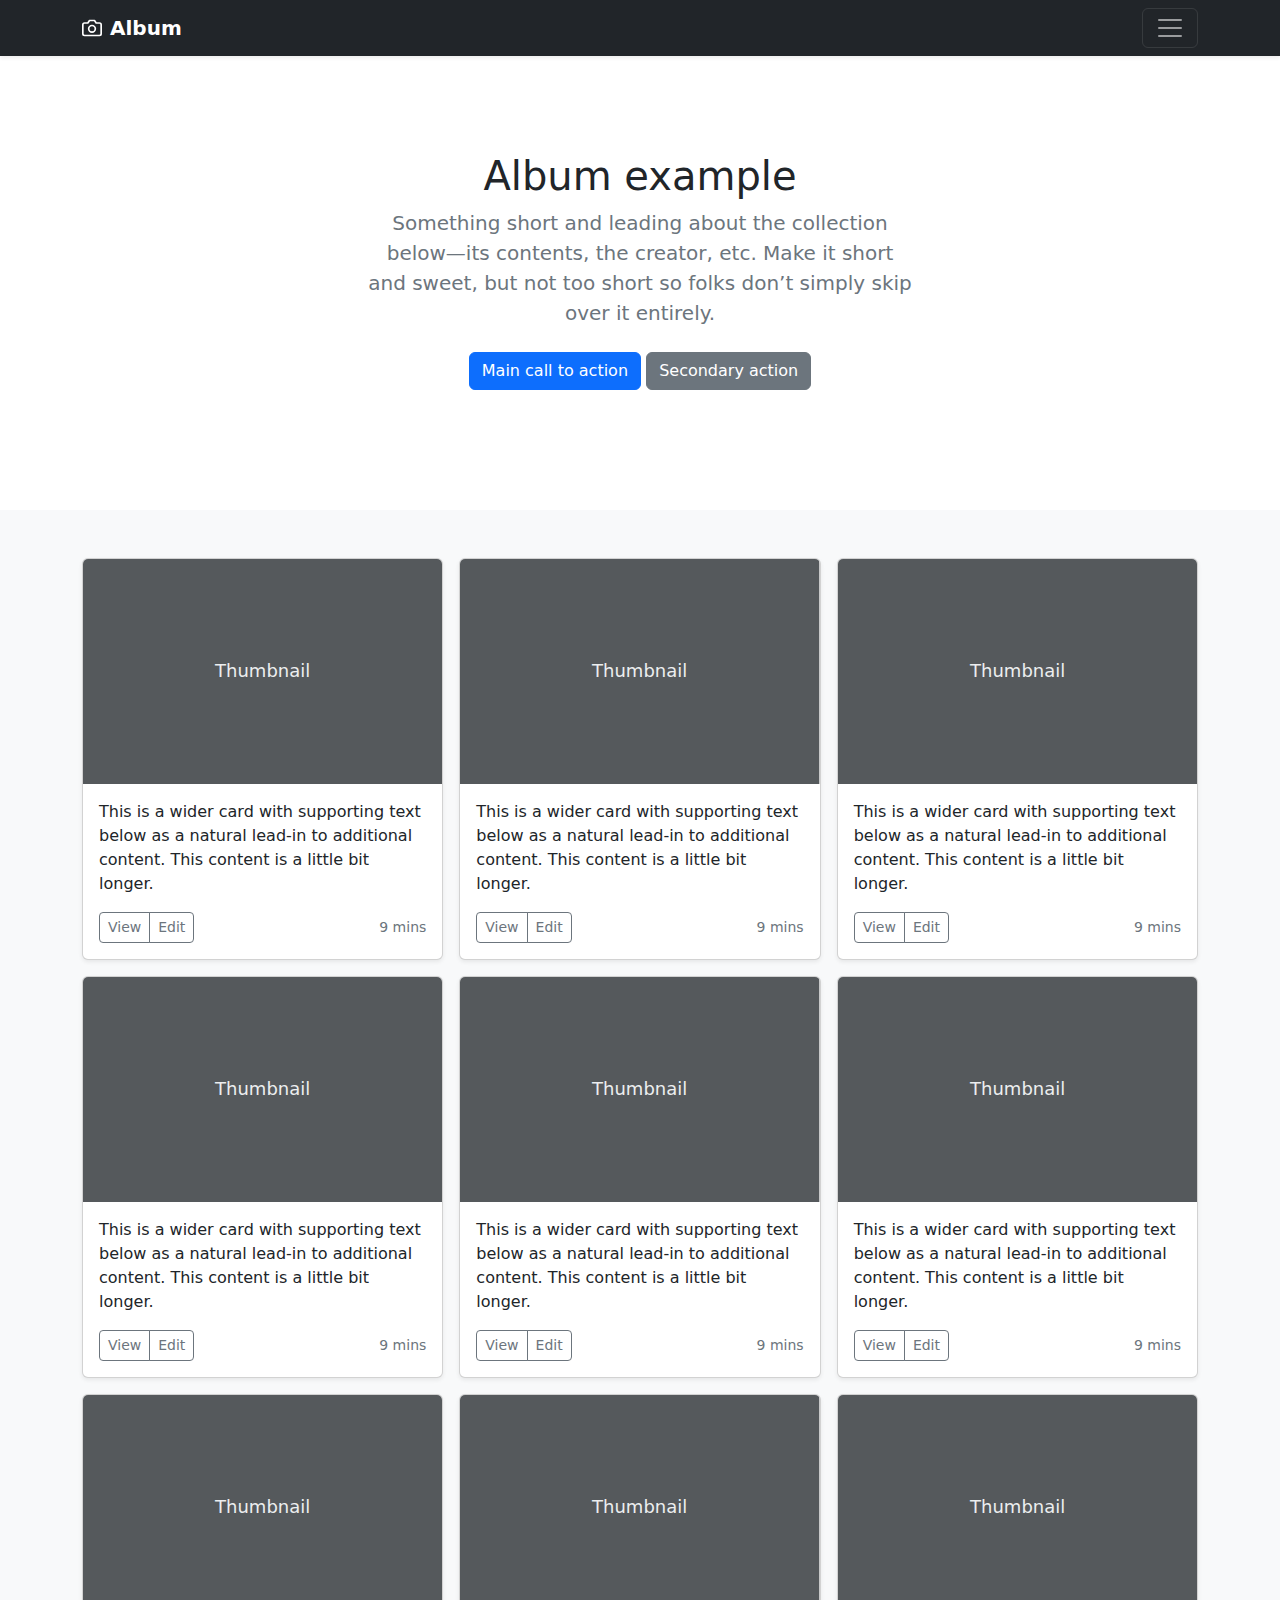
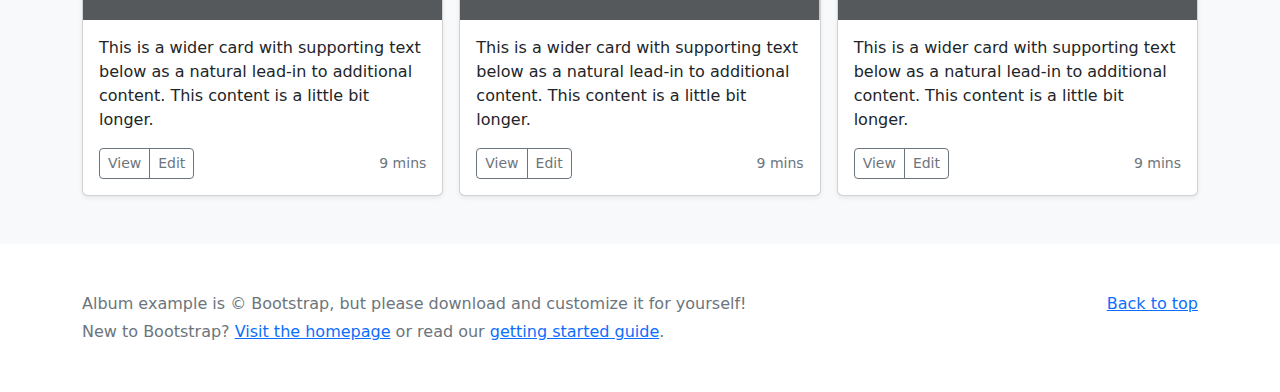
<file: bootstrap/album/index.html>
<!doctype html>
<html lang="en">
  <head>
    <meta charset="utf-8">
    <meta name="viewport" content="width=device-width, initial-scale=1">
    <meta name="description" content="">
    <meta name="author" content="Mark Otto, Jacob Thornton, and Bootstrap contributors">
    <meta name="generator" content="Hugo 0.104.2">
    <title>Album example · Bootstrap v5.2</title>

    <link rel="canonical" href="https://getbootstrap.com/docs/5.2/examples/album/">

    

    

<link href="../assets/dist/css/bootstrap.min.css" rel="stylesheet">

    <style>
      .bd-placeholder-img {
        font-size: 1.125rem;
        text-anchor: middle;
        -webkit-user-select: none;
        -moz-user-select: none;
        user-select: none;
      }

      @media (min-width: 768px) {
        .bd-placeholder-img-lg {
          font-size: 3.5rem;
        }
      }

      .b-example-divider {
        height: 3rem;
        background-color: rgba(0, 0, 0, .1);
        border: solid rgba(0, 0, 0, .15);
        border-width: 1px 0;
        box-shadow: inset 0 .5em 1.5em rgba(0, 0, 0, .1), inset 0 .125em .5em rgba(0, 0, 0, .15);
      }

      .b-example-vr {
        flex-shrink: 0;
        width: 1.5rem;
        height: 100vh;
      }

      .bi {
        vertical-align: -.125em;
        fill: currentColor;
      }

      .nav-scroller {
        position: relative;
        z-index: 2;
        height: 2.75rem;
        overflow-y: hidden;
      }

      .nav-scroller .nav {
        display: flex;
        flex-wrap: nowrap;
        padding-bottom: 1rem;
        margin-top: -1px;
        overflow-x: auto;
        text-align: center;
        white-space: nowrap;
        -webkit-overflow-scrolling: touch;
      }
    </style>

    
  </head>
  <body>
    
<header>
  <div class="collapse bg-dark" id="navbarHeader">
    <div class="container">
      <div class="row">
        <div class="col-sm-8 col-md-7 py-4">
          <h4 class="text-white">About</h4>
          <p class="text-muted">Add some information about the album below, the author, or any other background context. Make it a few sentences long so folks can pick up some informative tidbits. Then, link them off to some social networking sites or contact information.</p>
        </div>
        <div class="col-sm-4 offset-md-1 py-4">
          <h4 class="text-white">Contact</h4>
          <ul class="list-unstyled">
            <li><a href="#" class="text-white">Follow on Twitter</a></li>
            <li><a href="#" class="text-white">Like on Facebook</a></li>
            <li><a href="#" class="text-white">Email me</a></li>
          </ul>
        </div>
      </div>
    </div>
  </div>
  <div class="navbar navbar-dark bg-dark shadow-sm">
    <div class="container">
      <a href="#" class="navbar-brand d-flex align-items-center">
        <svg xmlns="http://www.w3.org/2000/svg" width="20" height="20" fill="none" stroke="currentColor" stroke-linecap="round" stroke-linejoin="round" stroke-width="2" aria-hidden="true" class="me-2" viewBox="0 0 24 24"><path d="M23 19a2 2 0 0 1-2 2H3a2 2 0 0 1-2-2V8a2 2 0 0 1 2-2h4l2-3h6l2 3h4a2 2 0 0 1 2 2z"/><circle cx="12" cy="13" r="4"/></svg>
        <strong>Album</strong>
      </a>
      <button class="navbar-toggler" type="button" data-bs-toggle="collapse" data-bs-target="#navbarHeader" aria-controls="navbarHeader" aria-expanded="false" aria-label="Toggle navigation">
        <span class="navbar-toggler-icon"></span>
      </button>
    </div>
  </div>
</header>

<main>

  <section class="py-5 text-center container">
    <div class="row py-lg-5">
      <div class="col-lg-6 col-md-8 mx-auto">
        <h1 class="fw-light">Album example</h1>
        <p class="lead text-muted">Something short and leading about the collection below—its contents, the creator, etc. Make it short and sweet, but not too short so folks don’t simply skip over it entirely.</p>
        <p>
          <a href="#" class="btn btn-primary my-2">Main call to action</a>
          <a href="#" class="btn btn-secondary my-2">Secondary action</a>
        </p>
      </div>
    </div>
  </section>

  <div class="album py-5 bg-light">
    <div class="container">

      <div class="row row-cols-1 row-cols-sm-2 row-cols-md-3 g-3">
        <div class="col">
          <div class="card shadow-sm">
            <svg class="bd-placeholder-img card-img-top" width="100%" height="225" xmlns="http://www.w3.org/2000/svg" role="img" aria-label="Placeholder: Thumbnail" preserveAspectRatio="xMidYMid slice" focusable="false"><title>Placeholder</title><rect width="100%" height="100%" fill="#55595c"/><text x="50%" y="50%" fill="#eceeef" dy=".3em">Thumbnail</text></svg>

            <div class="card-body">
              <p class="card-text">This is a wider card with supporting text below as a natural lead-in to additional content. This content is a little bit longer.</p>
              <div class="d-flex justify-content-between align-items-center">
                <div class="btn-group">
                  <button type="button" class="btn btn-sm btn-outline-secondary">View</button>
                  <button type="button" class="btn btn-sm btn-outline-secondary">Edit</button>
                </div>
                <small class="text-muted">9 mins</small>
              </div>
            </div>
          </div>
        </div>
        <div class="col">
          <div class="card shadow-sm">
            <svg class="bd-placeholder-img card-img-top" width="100%" height="225" xmlns="http://www.w3.org/2000/svg" role="img" aria-label="Placeholder: Thumbnail" preserveAspectRatio="xMidYMid slice" focusable="false"><title>Placeholder</title><rect width="100%" height="100%" fill="#55595c"/><text x="50%" y="50%" fill="#eceeef" dy=".3em">Thumbnail</text></svg>

            <div class="card-body">
              <p class="card-text">This is a wider card with supporting text below as a natural lead-in to additional content. This content is a little bit longer.</p>
              <div class="d-flex justify-content-between align-items-center">
                <div class="btn-group">
                  <button type="button" class="btn btn-sm btn-outline-secondary">View</button>
                  <button type="button" class="btn btn-sm btn-outline-secondary">Edit</button>
                </div>
                <small class="text-muted">9 mins</small>
              </div>
            </div>
          </div>
        </div>
        <div class="col">
          <div class="card shadow-sm">
            <svg class="bd-placeholder-img card-img-top" width="100%" height="225" xmlns="http://www.w3.org/2000/svg" role="img" aria-label="Placeholder: Thumbnail" preserveAspectRatio="xMidYMid slice" focusable="false"><title>Placeholder</title><rect width="100%" height="100%" fill="#55595c"/><text x="50%" y="50%" fill="#eceeef" dy=".3em">Thumbnail</text></svg>

            <div class="card-body">
              <p class="card-text">This is a wider card with supporting text below as a natural lead-in to additional content. This content is a little bit longer.</p>
              <div class="d-flex justify-content-between align-items-center">
                <div class="btn-group">
                  <button type="button" class="btn btn-sm btn-outline-secondary">View</button>
                  <button type="button" class="btn btn-sm btn-outline-secondary">Edit</button>
                </div>
                <small class="text-muted">9 mins</small>
              </div>
            </div>
          </div>
        </div>

        <div class="col">
          <div class="card shadow-sm">
            <svg class="bd-placeholder-img card-img-top" width="100%" height="225" xmlns="http://www.w3.org/2000/svg" role="img" aria-label="Placeholder: Thumbnail" preserveAspectRatio="xMidYMid slice" focusable="false"><title>Placeholder</title><rect width="100%" height="100%" fill="#55595c"/><text x="50%" y="50%" fill="#eceeef" dy=".3em">Thumbnail</text></svg>

            <div class="card-body">
              <p class="card-text">This is a wider card with supporting text below as a natural lead-in to additional content. This content is a little bit longer.</p>
              <div class="d-flex justify-content-between align-items-center">
                <div class="btn-group">
                  <button type="button" class="btn btn-sm btn-outline-secondary">View</button>
                  <button type="button" class="btn btn-sm btn-outline-secondary">Edit</button>
                </div>
                <small class="text-muted">9 mins</small>
              </div>
            </div>
          </div>
        </div>
        <div class="col">
          <div class="card shadow-sm">
            <svg class="bd-placeholder-img card-img-top" width="100%" height="225" xmlns="http://www.w3.org/2000/svg" role="img" aria-label="Placeholder: Thumbnail" preserveAspectRatio="xMidYMid slice" focusable="false"><title>Placeholder</title><rect width="100%" height="100%" fill="#55595c"/><text x="50%" y="50%" fill="#eceeef" dy=".3em">Thumbnail</text></svg>

            <div class="card-body">
              <p class="card-text">This is a wider card with supporting text below as a natural lead-in to additional content. This content is a little bit longer.</p>
              <div class="d-flex justify-content-between align-items-center">
                <div class="btn-group">
                  <button type="button" class="btn btn-sm btn-outline-secondary">View</button>
                  <button type="button" class="btn btn-sm btn-outline-secondary">Edit</button>
                </div>
                <small class="text-muted">9 mins</small>
              </div>
            </div>
          </div>
        </div>
        <div class="col">
          <div class="card shadow-sm">
            <svg class="bd-placeholder-img card-img-top" width="100%" height="225" xmlns="http://www.w3.org/2000/svg" role="img" aria-label="Placeholder: Thumbnail" preserveAspectRatio="xMidYMid slice" focusable="false"><title>Placeholder</title><rect width="100%" height="100%" fill="#55595c"/><text x="50%" y="50%" fill="#eceeef" dy=".3em">Thumbnail</text></svg>

            <div class="card-body">
              <p class="card-text">This is a wider card with supporting text below as a natural lead-in to additional content. This content is a little bit longer.</p>
              <div class="d-flex justify-content-between align-items-center">
                <div class="btn-group">
                  <button type="button" class="btn btn-sm btn-outline-secondary">View</button>
                  <button type="button" class="btn btn-sm btn-outline-secondary">Edit</button>
                </div>
                <small class="text-muted">9 mins</small>
              </div>
            </div>
          </div>
        </div>

        <div class="col">
          <div class="card shadow-sm">
            <svg class="bd-placeholder-img card-img-top" width="100%" height="225" xmlns="http://www.w3.org/2000/svg" role="img" aria-label="Placeholder: Thumbnail" preserveAspectRatio="xMidYMid slice" focusable="false"><title>Placeholder</title><rect width="100%" height="100%" fill="#55595c"/><text x="50%" y="50%" fill="#eceeef" dy=".3em">Thumbnail</text></svg>

            <div class="card-body">
              <p class="card-text">This is a wider card with supporting text below as a natural lead-in to additional content. This content is a little bit longer.</p>
              <div class="d-flex justify-content-between align-items-center">
                <div class="btn-group">
                  <button type="button" class="btn btn-sm btn-outline-secondary">View</button>
                  <button type="button" class="btn btn-sm btn-outline-secondary">Edit</button>
                </div>
                <small class="text-muted">9 mins</small>
              </div>
            </div>
          </div>
        </div>
        <div class="col">
          <div class="card shadow-sm">
            <svg class="bd-placeholder-img card-img-top" width="100%" height="225" xmlns="http://www.w3.org/2000/svg" role="img" aria-label="Placeholder: Thumbnail" preserveAspectRatio="xMidYMid slice" focusable="false"><title>Placeholder</title><rect width="100%" height="100%" fill="#55595c"/><text x="50%" y="50%" fill="#eceeef" dy=".3em">Thumbnail</text></svg>

            <div class="card-body">
              <p class="card-text">This is a wider card with supporting text below as a natural lead-in to additional content. This content is a little bit longer.</p>
              <div class="d-flex justify-content-between align-items-center">
                <div class="btn-group">
                  <button type="button" class="btn btn-sm btn-outline-secondary">View</button>
                  <button type="button" class="btn btn-sm btn-outline-secondary">Edit</button>
                </div>
                <small class="text-muted">9 mins</small>
              </div>
            </div>
          </div>
        </div>
        <div class="col">
          <div class="card shadow-sm">
            <svg class="bd-placeholder-img card-img-top" width="100%" height="225" xmlns="http://www.w3.org/2000/svg" role="img" aria-label="Placeholder: Thumbnail" preserveAspectRatio="xMidYMid slice" focusable="false"><title>Placeholder</title><rect width="100%" height="100%" fill="#55595c"/><text x="50%" y="50%" fill="#eceeef" dy=".3em">Thumbnail</text></svg>

            <div class="card-body">
              <p class="card-text">This is a wider card with supporting text below as a natural lead-in to additional content. This content is a little bit longer.</p>
              <div class="d-flex justify-content-between align-items-center">
                <div class="btn-group">
                  <button type="button" class="btn btn-sm btn-outline-secondary">View</button>
                  <button type="button" class="btn btn-sm btn-outline-secondary">Edit</button>
                </div>
                <small class="text-muted">9 mins</small>
              </div>
            </div>
          </div>
        </div>
      </div>
    </div>
  </div>

</main>

<footer class="text-muted py-5">
  <div class="container">
    <p class="float-end mb-1">
      <a href="#">Back to top</a>
    </p>
    <p class="mb-1">Album example is &copy; Bootstrap, but please download and customize it for yourself!</p>
    <p class="mb-0">New to Bootstrap? <a href="/">Visit the homepage</a> or read our <a href="../getting-started/introduction/">getting started guide</a>.</p>
  </div>
</footer>


    <script src="../assets/dist/js/bootstrap.bundle.min.js"></script>

      
  </body>
</html>
</file>
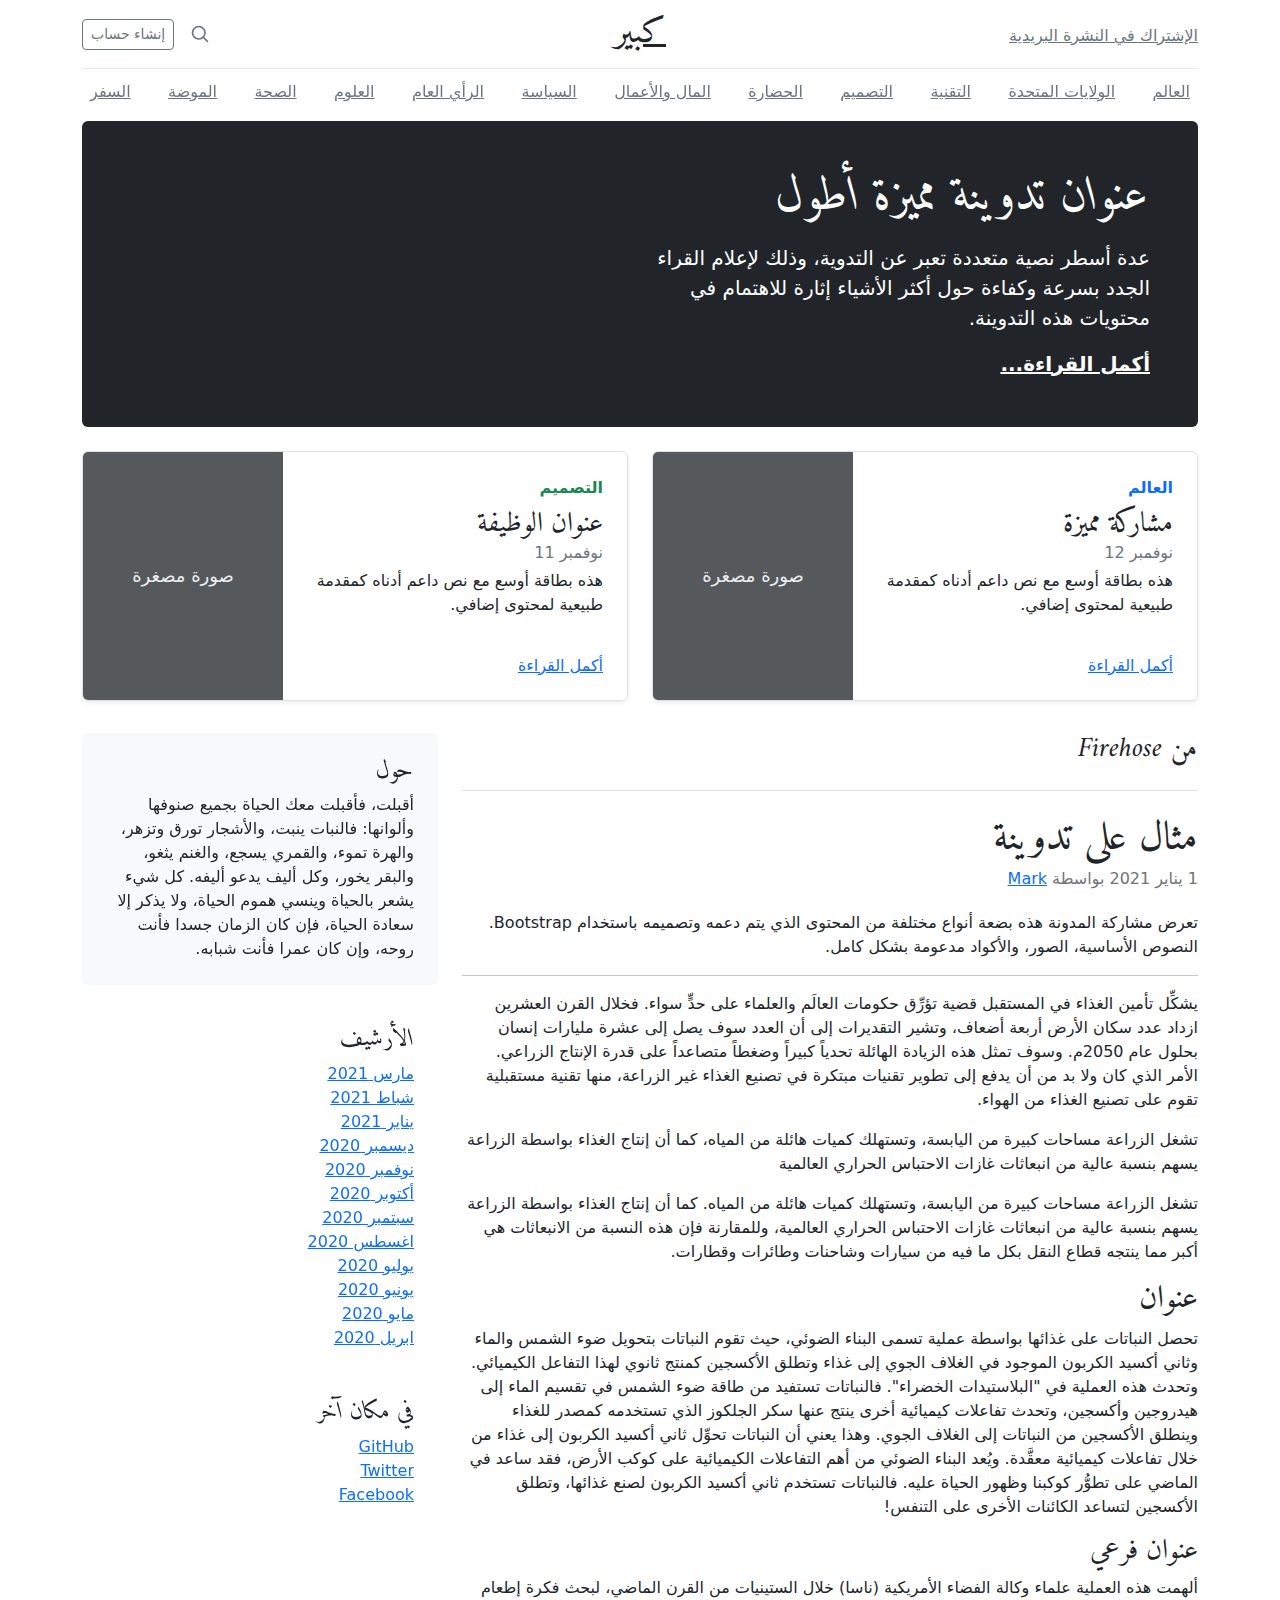
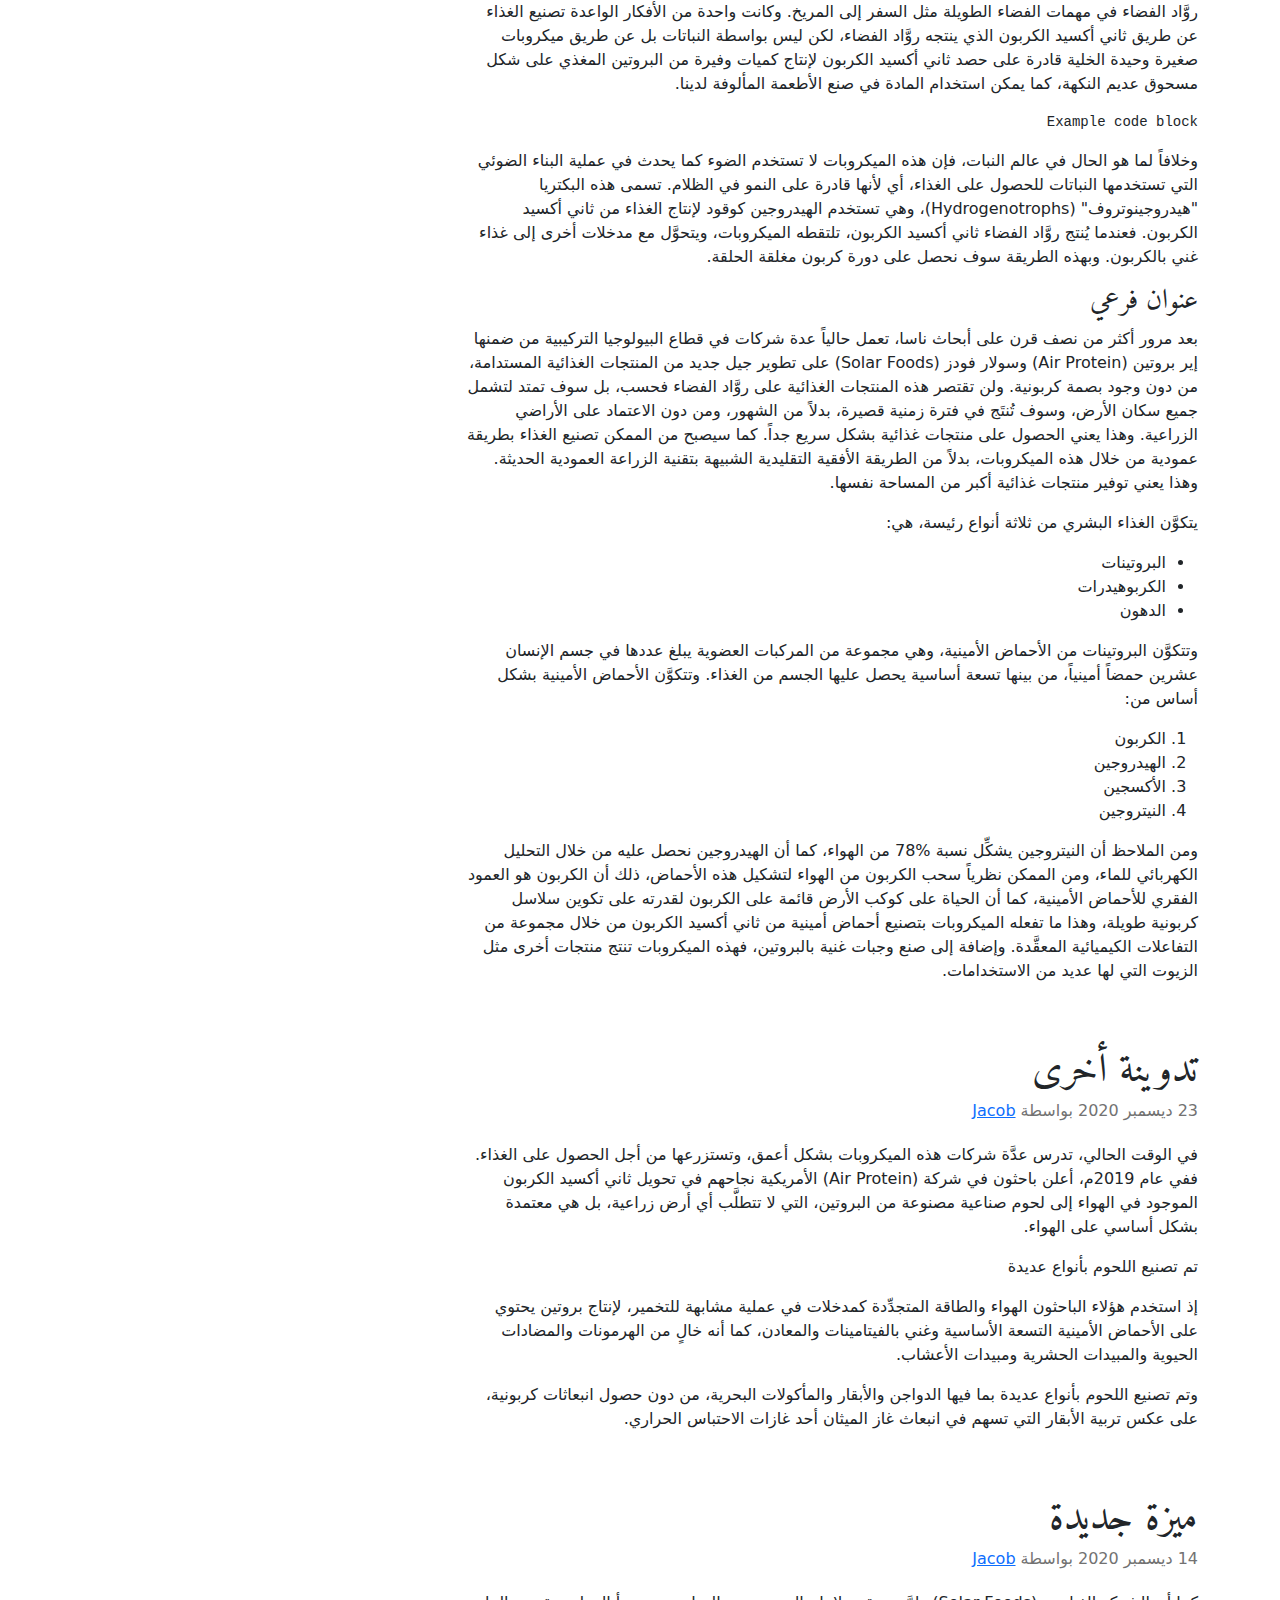
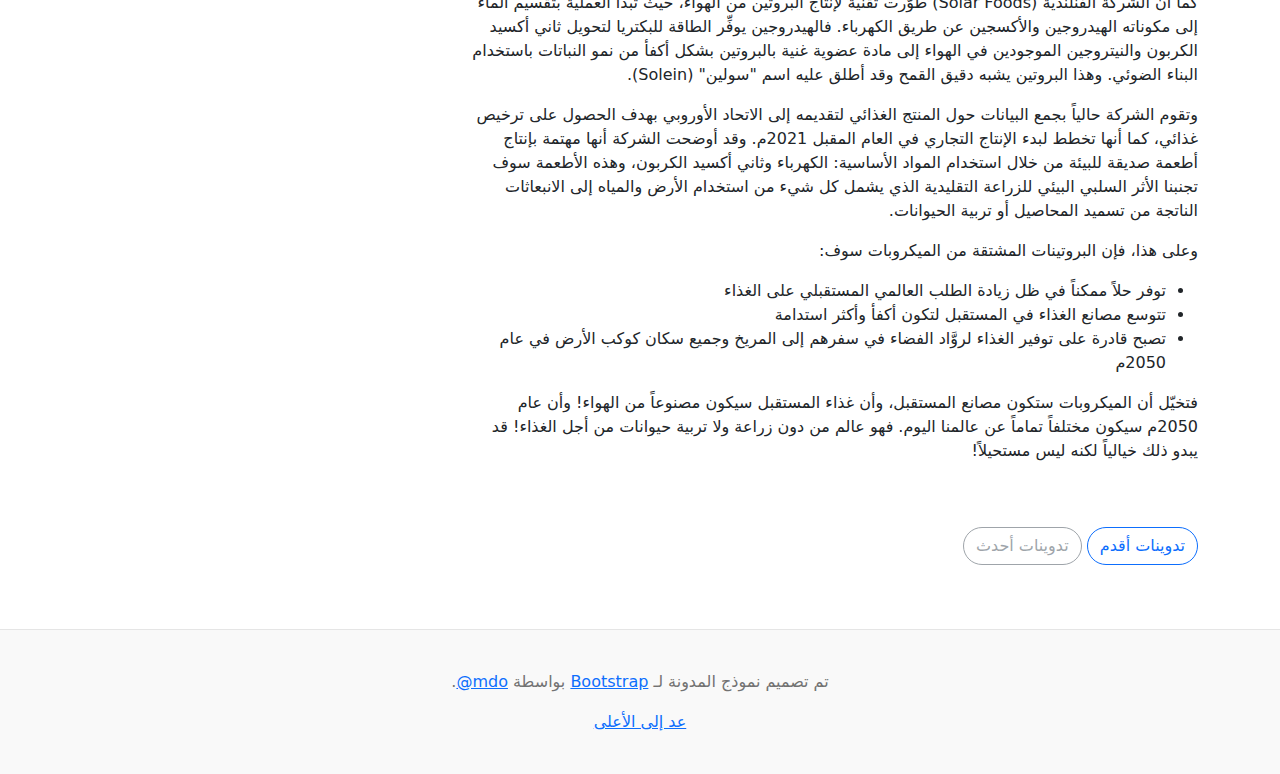
<file: bootstrap/blog-rtl/index.html>
<!doctype html>
<html lang="ar" dir="rtl">
  <head>
    <meta charset="utf-8">
    <meta name="viewport" content="width=device-width, initial-scale=1">
    <meta name="description" content="">
    <meta name="author" content="Mark Otto, Jacob Thornton, and Bootstrap contributors">
    <meta name="generator" content="Hugo 0.104.2">
    <title>قالب المدونة · Bootstrap v5.2</title>

    <link rel="canonical" href="https://getbootstrap.com/docs/5.2/examples/blog-rtl/">

    

    

<link href="../assets/dist/css/bootstrap.rtl.min.css" rel="stylesheet">

    <style>
      .bd-placeholder-img {
        font-size: 1.125rem;
        text-anchor: middle;
        -webkit-user-select: none;
        -moz-user-select: none;
        user-select: none;
      }

      @media (min-width: 768px) {
        .bd-placeholder-img-lg {
          font-size: 3.5rem;
        }
      }

      .b-example-divider {
        height: 3rem;
        background-color: rgba(0, 0, 0, .1);
        border: solid rgba(0, 0, 0, .15);
        border-width: 1px 0;
        box-shadow: inset 0 .5em 1.5em rgba(0, 0, 0, .1), inset 0 .125em .5em rgba(0, 0, 0, .15);
      }

      .b-example-vr {
        flex-shrink: 0;
        width: 1.5rem;
        height: 100vh;
      }

      .bi {
        vertical-align: -.125em;
        fill: currentColor;
      }

      .nav-scroller {
        position: relative;
        z-index: 2;
        height: 2.75rem;
        overflow-y: hidden;
      }

      .nav-scroller .nav {
        display: flex;
        flex-wrap: nowrap;
        padding-bottom: 1rem;
        margin-top: -1px;
        overflow-x: auto;
        text-align: center;
        white-space: nowrap;
        -webkit-overflow-scrolling: touch;
      }
    </style>

    
    <!-- Custom styles for this template -->
    <link href="https://fonts.googleapis.com/css?family=Amiri:wght@400;700&amp;display=swap" rel="stylesheet">
    <!-- Custom styles for this template -->
    <link href="../blog/blog.rtl.css" rel="stylesheet">
  </head>
  <body>
    
<div class="container">
  <header class="blog-header lh-1 py-3">
    <div class="row flex-nowrap justify-content-between align-items-center">
      <div class="col-4 pt-1">
        <a class="link-secondary" href="#">الإشتراك في النشرة البريدية</a>
      </div>
      <div class="col-4 text-center">
        <a class="blog-header-logo text-dark" href="#">كبير</a>
      </div>
      <div class="col-4 d-flex justify-content-end align-items-center">
        <a class="link-secondary" href="#" aria-label="بحث">
          <svg xmlns="http://www.w3.org/2000/svg" width="20" height="20" fill="none" stroke="currentColor" stroke-linecap="round" stroke-linejoin="round" stroke-width="2" class="mx-3" role="img" viewBox="0 0 24 24"><title>بحث</title><circle cx="10.5" cy="10.5" r="7.5"/><path d="M21 21l-5.2-5.2"/></svg>
        </a>
        <a class="btn btn-sm btn-outline-secondary" href="#">إنشاء حساب</a>
      </div>
    </div>
  </header>

  <div class="nav-scroller py-1 mb-2">
    <nav class="nav d-flex justify-content-between">
      <a class="p-2 link-secondary" href="#">العالم</a>
      <a class="p-2 link-secondary" href="#">الولايات المتحدة</a>
      <a class="p-2 link-secondary" href="#">التقنية</a>
      <a class="p-2 link-secondary" href="#">التصميم</a>
      <a class="p-2 link-secondary" href="#">الحضارة</a>
      <a class="p-2 link-secondary" href="#">المال والأعمال</a>
      <a class="p-2 link-secondary" href="#">السياسة</a>
      <a class="p-2 link-secondary" href="#">الرأي العام</a>
      <a class="p-2 link-secondary" href="#">العلوم</a>
      <a class="p-2 link-secondary" href="#">الصحة</a>
      <a class="p-2 link-secondary" href="#">الموضة</a>
      <a class="p-2 link-secondary" href="#">السفر</a>
    </nav>
  </div>
</div>

<main class="container">
  <div class="p-4 p-md-5 mb-4 rounded text-bg-dark">
    <div class="col-md-6 px-0">
      <h1 class="display-4 fst-italic">عنوان تدوينة مميزة أطول</h1>
      <p class="lead my-3">عدة أسطر نصية متعددة تعبر عن التدوية، وذلك لإعلام القراء الجدد بسرعة وكفاءة حول أكثر الأشياء إثارة للاهتمام في محتويات هذه التدوينة.</p>
      <p class="lead mb-0"><a href="#" class="text-white fw-bold">أكمل القراءة...</a></p>
    </div>
  </div>

  <div class="row mb-2">
    <div class="col-md-6">
      <div class="row g-0 border rounded overflow-hidden flex-md-row mb-4 shadow-sm h-md-250 position-relative">
        <div class="col p-4 d-flex flex-column position-static">
          <strong class="d-inline-block mb-2 text-primary">العالم</strong>
          <h3 class="mb-0">مشاركة مميزة</h3>
          <div class="mb-1 text-muted">نوفمبر 12</div>
          <p class="card-text mb-auto">هذه بطاقة أوسع مع نص داعم أدناه كمقدمة طبيعية لمحتوى إضافي.</p>
          <a href="#" class="stretched-link">أكمل القراءة</a>
        </div>
        <div class="col-auto d-none d-lg-block">
          <svg class="bd-placeholder-img" width="200" height="250" xmlns="http://www.w3.org/2000/svg" role="img" aria-label="Placeholder: صورة مصغرة" preserveAspectRatio="xMidYMid slice" focusable="false"><title>Placeholder</title><rect width="100%" height="100%" fill="#55595c"/><text x="50%" y="50%" fill="#eceeef" dy=".3em">صورة مصغرة</text></svg>

        </div>
      </div>
    </div>
    <div class="col-md-6">
      <div class="row g-0 border rounded overflow-hidden flex-md-row mb-4 shadow-sm h-md-250 position-relative">
        <div class="col p-4 d-flex flex-column position-static">
          <strong class="d-inline-block mb-2 text-success">التصميم</strong>
          <h3 class="mb-0">عنوان الوظيفة</h3>
          <div class="mb-1 text-muted">نوفمبر 11</div>
          <p class="mb-auto">هذه بطاقة أوسع مع نص داعم أدناه كمقدمة طبيعية لمحتوى إضافي.</p>
          <a href="#" class="stretched-link">أكمل القراءة</a>
        </div>
        <div class="col-auto d-none d-lg-block">
          <svg class="bd-placeholder-img" width="200" height="250" xmlns="http://www.w3.org/2000/svg" role="img" aria-label="Placeholder: صورة مصغرة" preserveAspectRatio="xMidYMid slice" focusable="false"><title>Placeholder</title><rect width="100%" height="100%" fill="#55595c"/><text x="50%" y="50%" fill="#eceeef" dy=".3em">صورة مصغرة</text></svg>

        </div>
      </div>
    </div>
  </div>

  <div class="row">
    <div class="col-md-8">
      <h3 class="pb-4 mb-4 fst-italic border-bottom">
        من Firehose
      </h3>

      <article class="blog-post">
        <h2 class="blog-post-title mb-1">مثال على تدوينة</h2>
        <p class="blog-post-meta">1 يناير 2021 بواسطة <a href="#"> Mark </a></p>

        <p>تعرض مشاركة المدونة هذه بضعة أنواع مختلفة من المحتوى الذي يتم دعمه وتصميمه باستخدام Bootstrap. النصوص الأساسية، الصور، والأكواد مدعومة بشكل كامل.</p>
        <hr>
        <p>يشكِّل تأمين الغذاء في المستقبل قضية تؤرِّق حكومات العالَم والعلماء على حدٍّ سواء. فخلال القرن العشرين ازداد عدد سكان الأرض أربعة أضعاف، وتشير التقديرات إلى أن العدد سوف يصل إلى عشرة مليارات إنسان بحلول عام 2050م. وسوف تمثل هذه الزيادة الهائلة تحدياً كبيراً وضغطاً متصاعداً على قدرة الإنتاج الزراعي. الأمر الذي كان ولا بد من أن يدفع إلى تطوير تقنيات مبتكرة في تصنيع الغذاء غير الزراعة، منها تقنية مستقبلية تقوم على تصنيع الغذاء من الهواء.</p>
        <blockquote>
          <p>تشغل الزراعة مساحات كبيرة من اليابسة، وتستهلك كميات هائلة من المياه، كما أن إنتاج الغذاء بواسطة الزراعة يسهم بنسبة عالية من انبعاثات غازات الاحتباس الحراري العالمية</p>
        </blockquote>
        <p>تشغل الزراعة مساحات كبيرة من اليابسة، وتستهلك كميات هائلة من المياه. كما أن إنتاج الغذاء بواسطة الزراعة يسهم بنسبة عالية من انبعاثات غازات الاحتباس الحراري العالمية، وللمقارنة فإن هذه النسبة من الانبعاثات هي أكبر مما ينتجه قطاع النقل بكل ما فيه من سيارات وشاحنات وطائرات وقطارات.</p>
        <h2>عنوان</h2>
        <p>تحصل النباتات على غذائها بواسطة عملية تسمى البناء الضوئي، حيث تقوم النباتات بتحويل ضوء الشمس والماء وثاني أكسيد الكربون الموجود في الغلاف الجوي إلى غذاء وتطلق الأكسجين كمنتج ثانوي لهذا التفاعل الكيميائي. وتحدث هذه العملية في "البلاستيدات الخضراء". فالنباتات تستفيد من طاقة ضوء الشمس في تقسيم الماء إلى هيدروجين وأكسجين، وتحدث تفاعلات كيميائية أخرى ينتج عنها سكر الجلكوز الذي تستخدمه كمصدر للغذاء وينطلق الأكسجين من النباتات إلى الغلاف الجوي. وهذا يعني أن النباتات تحوِّل ثاني أكسيد الكربون إلى غذاء من خلال تفاعلات كيميائية معقَّدة. ويُعد البناء الضوئي من أهم التفاعلات الكيميائية على كوكب الأرض، فقد ساعد في الماضي على تطوُّر كوكبنا وظهور الحياة عليه. فالنباتات تستخدم ثاني أكسيد الكربون لصنع غذائها، وتطلق الأكسجين لتساعد الكائنات الأخرى على التنفس!</p>
        <h3>عنوان فرعي</h3>
        <p>ألهمت هذه العملية علماء وكالة الفضاء الأمريكية (ناسا) خلال الستينيات من القرن الماضي، لبحث فكرة إطعام روَّاد الفضاء في مهمات الفضاء الطويلة مثل السفر إلى المريخ. وكانت واحدة من الأفكار الواعدة تصنيع الغذاء عن طريق ثاني أكسيد الكربون الذي ينتجه روَّاد الفضاء، لكن ليس بواسطة النباتات بل عن طريق ميكروبات صغيرة وحيدة الخلية قادرة على حصد ثاني أكسيد الكربون لإنتاج كميات وفيرة من البروتين المغذي على شكل مسحوق عديم النكهة، كما يمكن استخدام المادة في صنع الأطعمة المألوفة لدينا.</p>
        <pre><code>Example code block</code></pre>
        <p>وخلافاً لما هو الحال في عالم النبات، فإن هذه الميكروبات لا تستخدم الضوء كما يحدث في عملية البناء الضوئي التي تستخدمها النباتات للحصول على الغذاء، أي لأنها قادرة على النمو في الظلام. تسمى هذه البكتريا "هيدروجينوتروف" (Hydrogenotrophs)، وهي تستخدم الهيدروجين كوقود لإنتاج الغذاء من ثاني أكسيد الكربون. فعندما يُنتج روَّاد الفضاء ثاني أكسيد الكربون، تلتقطه الميكروبات، ويتحوَّل مع مدخلات أخرى إلى غذاء غني بالكربون. وبهذه الطريقة سوف نحصل على دورة كربون مغلقة الحلقة.</p>
        <h3>عنوان فرعي</h3>
        <p>بعد مرور أكثر من نصف قرن على أبحاث ناسا، تعمل حالياً عدة شركات في قطاع البيولوجيا التركيبية من ضمنها إير بروتين (Air Protein) وسولار فودز (Solar Foods) على تطوير جيل جديد من المنتجات الغذائية المستدامة، من دون وجود بصمة كربونية. ولن تقتصر هذه المنتجات الغذائية على روَّاد الفضاء فحسب، بل سوف تمتد لتشمل جميع سكان الأرض، وسوف تُنتَج في فترة زمنية قصيرة، بدلاً من الشهور، ومن دون الاعتماد على الأراضي الزراعية. وهذا يعني الحصول على منتجات غذائية بشكل سريع جداً. كما سيصبح من الممكن تصنيع الغذاء بطريقة عمودية من خلال هذه الميكروبات، بدلاً من الطريقة الأفقية التقليدية الشبيهة بتقنية الزراعة العمودية الحديثة. وهذا يعني توفير منتجات غذائية أكبر من المساحة نفسها.</p>
        <p>يتكوَّن الغذاء البشري من ثلاثة أنواع رئيسة، هي:</p>
        <ul>
          <li>البروتينات</li>
          <li>الكربوهيدرات</li>
          <li>الدهون</li>
        </ul>
        <p>وتتكوَّن البروتينات من الأحماض الأمينية، وهي مجموعة من المركبات العضوية يبلغ عددها في جسم الإنسان عشرين حمضاً أمينياً، من بينها تسعة أساسية يحصل عليها الجسم من الغذاء. وتتكوَّن الأحماض الأمينية بشكل أساس من:</p>
        <ol>
          <li>الكربون</li>
          <li>الهيدروجين</li>
          <li>الأكسجين</li>
          <li>النيتروجين</li>
        </ol>
        <p>ومن الملاحظ أن النيتروجين يشكِّل نسبة %78 من الهواء، كما أن الهيدروجين نحصل عليه من خلال التحليل الكهربائي للماء، ومن الممكن نظرياً سحب الكربون من الهواء لتشكيل هذه الأحماض، ذلك أن الكربون هو العمود الفقري للأحماض الأمينية، كما أن الحياة على كوكب الأرض قائمة على الكربون لقدرته على تكوين سلاسل كربونية طويلة، وهذا ما تفعله الميكروبات بتصنيع أحماض أمينية من ثاني أكسيد الكربون من خلال مجموعة من التفاعلات الكيميائية المعقَّدة. وإضافة إلى صنع وجبات غنية بالبروتين، فهذه الميكروبات تنتج منتجات أخرى مثل الزيوت التي لها عديد من الاستخدامات.</p>
      </article>

      <article class="blog-post">
        <h2 class="blog-post-title mb-1">تدوينة أخرى</h2>
        <p class="blog-post-meta">23 ديسمبر 2020 بواسطة <a href="#">Jacob</a></p>

        <p>في الوقت الحالي، تدرس عدَّة شركات هذه الميكروبات بشكل أعمق، وتستزرعها من أجل الحصول على الغذاء. ففي عام 2019م، أعلن باحثون في شركة (Air Protein) الأمريكية نجاحهم في تحويل ثاني أكسيد الكربون الموجود في الهواء إلى لحوم صناعية مصنوعة من البروتين، التي لا تتطلَّب أي أرض زراعية، بل هي معتمدة بشكل أساسي على الهواء.</p>
        <blockquote>
          <p>تم تصنيع اللحوم بأنواع عديدة</p>
        </blockquote>
        <p>إذ استخدم هؤلاء الباحثون الهواء والطاقة المتجدِّدة كمدخلات في عملية مشابهة للتخمير، لإنتاج بروتين يحتوي على الأحماض الأمينية التسعة الأساسية وغني بالفيتامينات والمعادن، كما أنه خالٍ من الهرمونات والمضادات الحيوية والمبيدات الحشرية ومبيدات الأعشاب.</p>
        <p> وتم تصنيع اللحوم بأنواع عديدة بما فيها الدواجن والأبقار والمأكولات البحرية، من دون حصول انبعاثات كربونية، على عكس تربية الأبقار التي تسهم في انبعاث غاز الميثان أحد غازات الاحتباس الحراري.</p>
      </article>

      <article class="blog-post">
        <h2 class="blog-post-title mb-1">ميزة جديدة</h2>
        <p class="blog-post-meta">14 ديسمبر 2020 بواسطة <a href="#">Jacob</a></p>

        <p>كما أن الشركة الفنلندية (Solar Foods) طوَّرت تقنية لإنتاج البروتين من الهواء، حيث تبدأ العملية بتقسيم الماء إلى مكوناته الهيدروجين والأكسجين عن طريق الكهرباء. فالهيدروجين يوفِّر الطاقة للبكتريا لتحويل ثاني أكسيد الكربون والنيتروجين الموجودين في الهواء إلى مادة عضوية غنية بالبروتين بشكل أكفأ من نمو النباتات باستخدام البناء الضوئي. وهذا البروتين يشبه دقيق القمح وقد أطلق عليه اسم "سولين" (Solein).</p>
        <p>وتقوم الشركة حالياً بجمع البيانات حول المنتج الغذائي لتقديمه إلى الاتحاد الأوروبي بهدف الحصول على ترخيص غذائي، كما أنها تخطط لبدء الإنتاج التجاري في العام المقبل 2021م. وقد أوضحت الشركة أنها مهتمة بإنتاج أطعمة صديقة للبيئة من خلال استخدام المواد الأساسية: الكهرباء وثاني أكسيد الكربون، وهذه الأطعمة سوف تجنبنا الأثر السلبي البيئي للزراعة التقليدية الذي يشمل كل شيء من استخدام الأرض والمياه إلى الانبعاثات الناتجة من تسميد المحاصيل أو تربية الحيوانات.</p>
        <p>وعلى هذا، فإن البروتينات المشتقة من الميكروبات سوف:</p>
        <ul>
          <li>توفر حلاً ممكناً في ظل زيادة الطلب العالمي المستقبلي على الغذاء</li>
          <li>تتوسع مصانع الغذاء في المستقبل لتكون أكفأ وأكثر استدامة</li>
          <li>تصبح قادرة على توفير الغذاء لروَّاد الفضاء في سفرهم إلى المريخ وجميع سكان كوكب الأرض في عام 2050م</li>
        </ul>
        <p>فتخيّل أن الميكروبات ستكون مصانع المستقبل، وأن غذاء المستقبل سيكون مصنوعاً من الهواء! وأن عام 2050م سيكون مختلفاً تماماً عن عالمنا اليوم. فهو عالم من دون زراعة ولا تربية حيوانات من أجل الغذاء! قد يبدو ذلك خيالياً لكنه ليس مستحيلاً!</p>
      </article>

      <nav class="blog-pagination" aria-label="Pagination">
        <a class="btn btn-outline-primary rounded-pill" href="#">تدوينات أقدم</a>
        <a class="btn btn-outline-secondary rounded-pill disabled">تدوينات أحدث</a>
      </nav>

    </div>

    <div class="col-md-4">
      <div class="position-sticky" style="top: 2rem;">
        <div class="p-4 mb-3 bg-light rounded">
          <h4 class="fst-italic">حول</h4>
          <p class="mb-0">أقبلت، فأقبلت معك الحياة بجميع صنوفها وألوانها: فالنبات ينبت، والأشجار تورق وتزهر، والهرة تموء، والقمري يسجع، والغنم يثغو، والبقر يخور، وكل أليف يدعو أليفه. كل شيء يشعر بالحياة وينسي هموم الحياة، ولا يذكر إلا سعادة الحياة، فإن كان الزمان جسدا فأنت روحه، وإن كان عمرا فأنت شبابه.</p>
        </div>

        <div class="p-4">
          <h4 class="fst-italic">الأرشيف</h4>
          <ol class="list-unstyled mb-0">
            <li><a href="#">مارس 2021</a></li>
            <li><a href="#">شباط 2021</a></li>
            <li><a href="#">يناير 2021</a></li>
            <li><a href="#">ديسمبر 2020</a></li>
            <li><a href="#">نوفمبر 2020</a></li>
            <li><a href="#">أكتوبر 2020</a></li>
            <li><a href="#">سبتمبر 2020</a></li>
            <li><a href="#">اغسطس 2020</a></li>
            <li><a href="#">يوليو 2020</a></li>
            <li><a href="#">يونيو 2020</a></li>
            <li><a href="#">مايو 2020</a></li>
            <li><a href="#">ابريل 2020</a></li>
          </ol>
        </div>

        <div class="p-4">
          <h4 class="fst-italic">في مكان آخر</h4>
          <ol class="list-unstyled">
            <li><a href="#">GitHub</a></li>
            <li><a href="#">Twitter</a></li>
            <li><a href="#">Facebook</a></li>
          </ol>
        </div>
      </div>
    </div>
  </div>

</main>

<footer class="blog-footer">
  <p>تم تصميم نموذج المدونة لـ <a href="https://getbootstrap.com/">Bootstrap</a> بواسطة <a href="https://twitter.com/mdo"><bdi lang="en" dir="ltr">@mdo</bdi></a>.</p>
  <p>
    <a href="#">عد إلى الأعلى</a>
  </p>
</footer>


    
  </body>
</html>
</file>
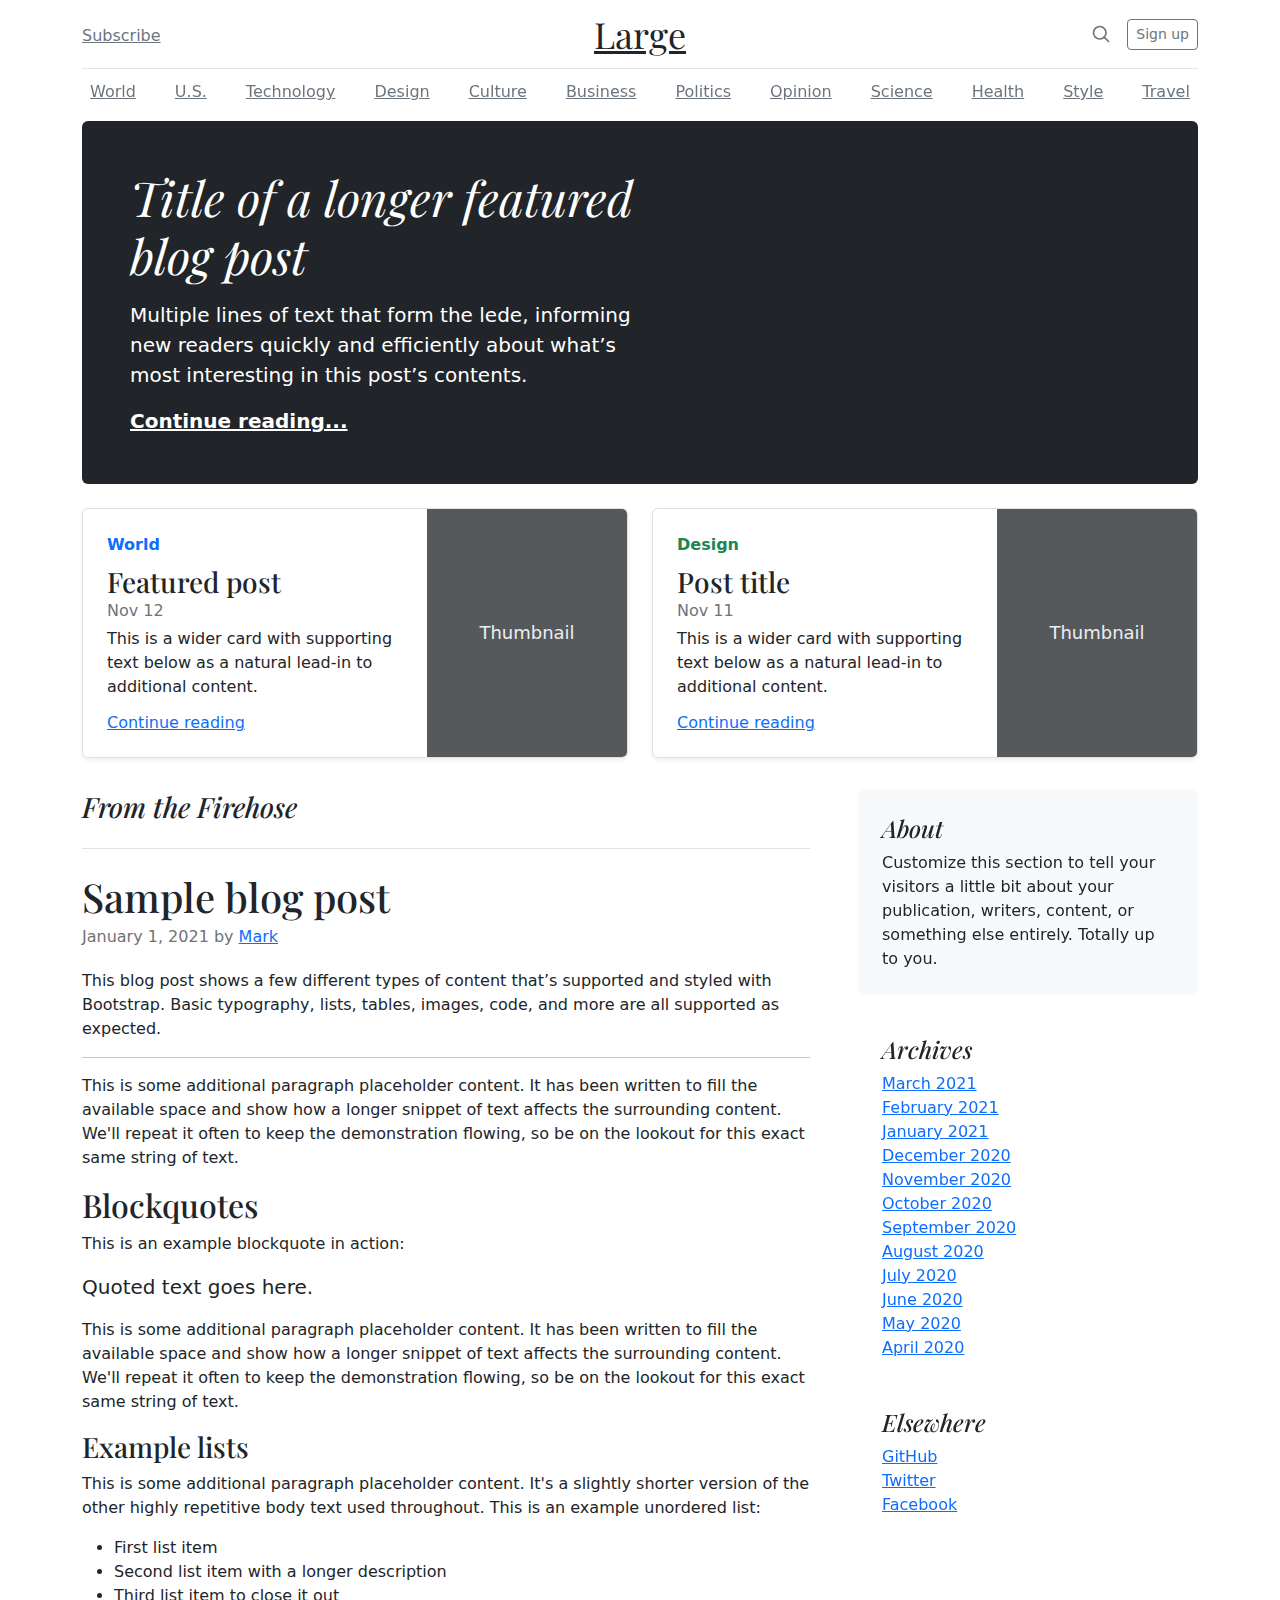
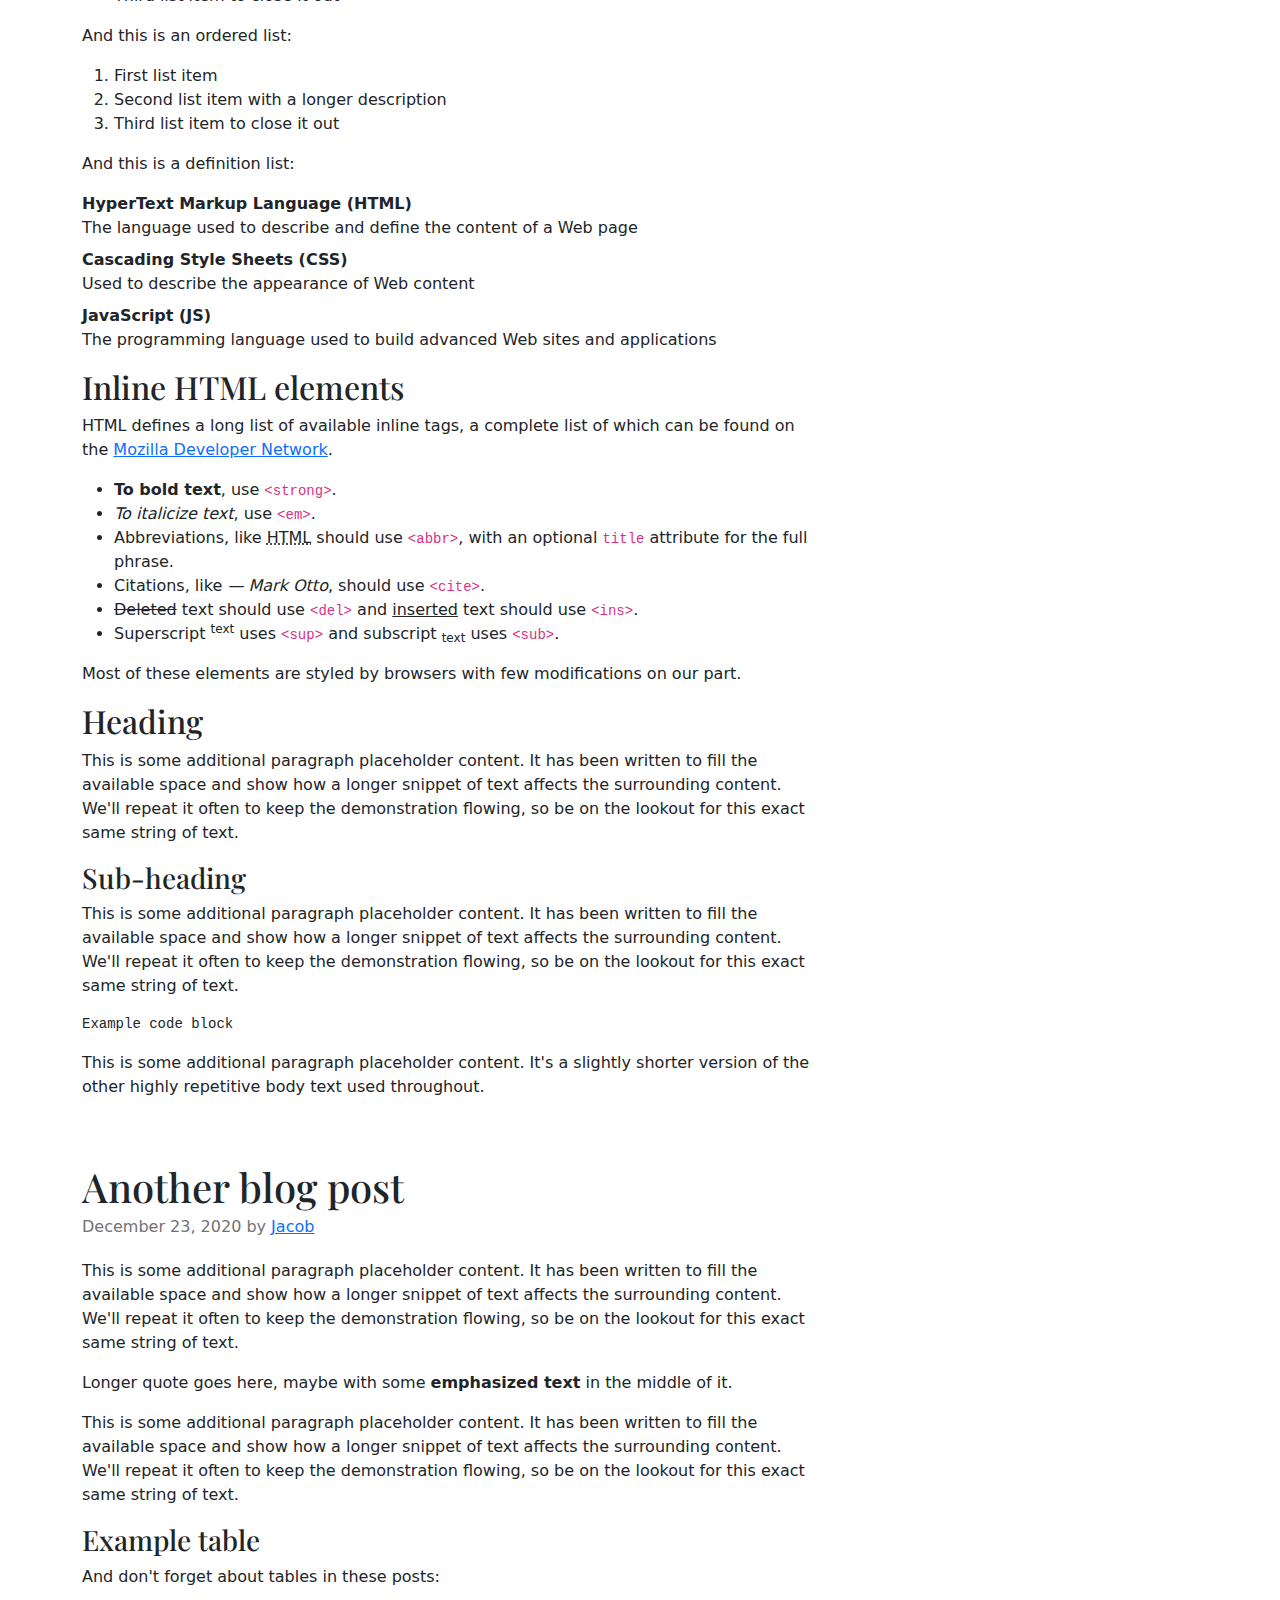
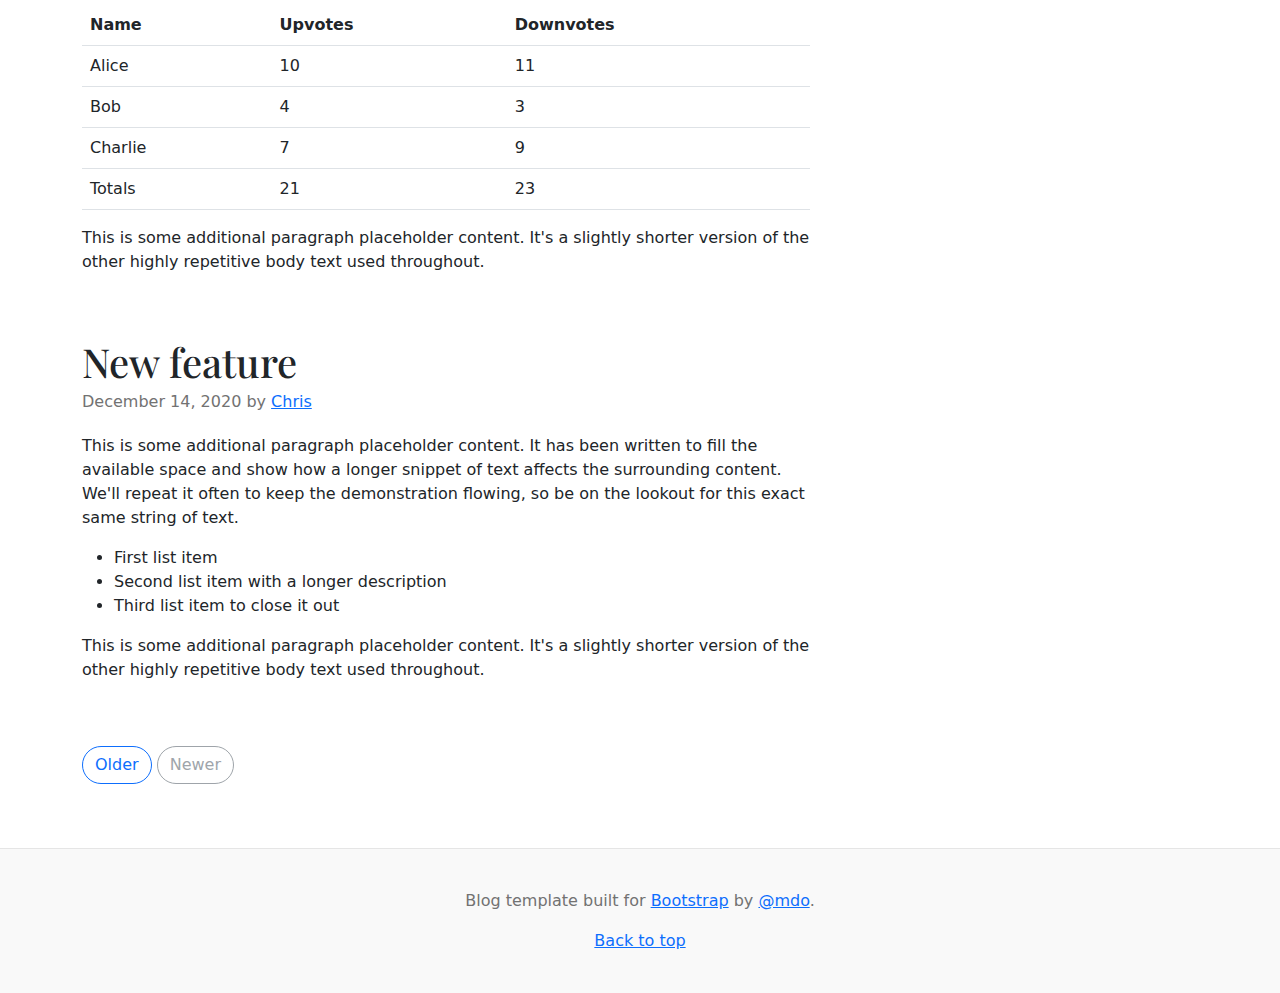
<file: bootstrap/blog/index.html>
<!doctype html>
<html lang="en">
  <head>
    <meta charset="utf-8">
    <meta name="viewport" content="width=device-width, initial-scale=1">
    <meta name="description" content="">
    <meta name="author" content="Mark Otto, Jacob Thornton, and Bootstrap contributors">
    <meta name="generator" content="Hugo 0.104.2">
    <title>Blog Template · Bootstrap v5.2</title>

    <link rel="canonical" href="https://getbootstrap.com/docs/5.2/examples/blog/">

    

    

<link href="../assets/dist/css/bootstrap.min.css" rel="stylesheet">

    <style>
      .bd-placeholder-img {
        font-size: 1.125rem;
        text-anchor: middle;
        -webkit-user-select: none;
        -moz-user-select: none;
        user-select: none;
      }

      @media (min-width: 768px) {
        .bd-placeholder-img-lg {
          font-size: 3.5rem;
        }
      }

      .b-example-divider {
        height: 3rem;
        background-color: rgba(0, 0, 0, .1);
        border: solid rgba(0, 0, 0, .15);
        border-width: 1px 0;
        box-shadow: inset 0 .5em 1.5em rgba(0, 0, 0, .1), inset 0 .125em .5em rgba(0, 0, 0, .15);
      }

      .b-example-vr {
        flex-shrink: 0;
        width: 1.5rem;
        height: 100vh;
      }

      .bi {
        vertical-align: -.125em;
        fill: currentColor;
      }

      .nav-scroller {
        position: relative;
        z-index: 2;
        height: 2.75rem;
        overflow-y: hidden;
      }

      .nav-scroller .nav {
        display: flex;
        flex-wrap: nowrap;
        padding-bottom: 1rem;
        margin-top: -1px;
        overflow-x: auto;
        text-align: center;
        white-space: nowrap;
        -webkit-overflow-scrolling: touch;
      }
    </style>

    
    <!-- Custom styles for this template -->
    <link href="https://fonts.googleapis.com/css?family=Playfair&#43;Display:700,900&amp;display=swap" rel="stylesheet">
    <!-- Custom styles for this template -->
    <link href="blog.css" rel="stylesheet">
  </head>
  <body>
    
<div class="container">
  <header class="blog-header lh-1 py-3">
    <div class="row flex-nowrap justify-content-between align-items-center">
      <div class="col-4 pt-1">
        <a class="link-secondary" href="#">Subscribe</a>
      </div>
      <div class="col-4 text-center">
        <a class="blog-header-logo text-dark" href="#">Large</a>
      </div>
      <div class="col-4 d-flex justify-content-end align-items-center">
        <a class="link-secondary" href="#" aria-label="Search">
          <svg xmlns="http://www.w3.org/2000/svg" width="20" height="20" fill="none" stroke="currentColor" stroke-linecap="round" stroke-linejoin="round" stroke-width="2" class="mx-3" role="img" viewBox="0 0 24 24"><title>Search</title><circle cx="10.5" cy="10.5" r="7.5"/><path d="M21 21l-5.2-5.2"/></svg>
        </a>
        <a class="btn btn-sm btn-outline-secondary" href="#">Sign up</a>
      </div>
    </div>
  </header>

  <div class="nav-scroller py-1 mb-2">
    <nav class="nav d-flex justify-content-between">
      <a class="p-2 link-secondary" href="#">World</a>
      <a class="p-2 link-secondary" href="#">U.S.</a>
      <a class="p-2 link-secondary" href="#">Technology</a>
      <a class="p-2 link-secondary" href="#">Design</a>
      <a class="p-2 link-secondary" href="#">Culture</a>
      <a class="p-2 link-secondary" href="#">Business</a>
      <a class="p-2 link-secondary" href="#">Politics</a>
      <a class="p-2 link-secondary" href="#">Opinion</a>
      <a class="p-2 link-secondary" href="#">Science</a>
      <a class="p-2 link-secondary" href="#">Health</a>
      <a class="p-2 link-secondary" href="#">Style</a>
      <a class="p-2 link-secondary" href="#">Travel</a>
    </nav>
  </div>
</div>

<main class="container">
  <div class="p-4 p-md-5 mb-4 rounded text-bg-dark">
    <div class="col-md-6 px-0">
      <h1 class="display-4 fst-italic">Title of a longer featured blog post</h1>
      <p class="lead my-3">Multiple lines of text that form the lede, informing new readers quickly and efficiently about what’s most interesting in this post’s contents.</p>
      <p class="lead mb-0"><a href="#" class="text-white fw-bold">Continue reading...</a></p>
    </div>
  </div>

  <div class="row mb-2">
    <div class="col-md-6">
      <div class="row g-0 border rounded overflow-hidden flex-md-row mb-4 shadow-sm h-md-250 position-relative">
        <div class="col p-4 d-flex flex-column position-static">
          <strong class="d-inline-block mb-2 text-primary">World</strong>
          <h3 class="mb-0">Featured post</h3>
          <div class="mb-1 text-muted">Nov 12</div>
          <p class="card-text mb-auto">This is a wider card with supporting text below as a natural lead-in to additional content.</p>
          <a href="#" class="stretched-link">Continue reading</a>
        </div>
        <div class="col-auto d-none d-lg-block">
          <svg class="bd-placeholder-img" width="200" height="250" xmlns="http://www.w3.org/2000/svg" role="img" aria-label="Placeholder: Thumbnail" preserveAspectRatio="xMidYMid slice" focusable="false"><title>Placeholder</title><rect width="100%" height="100%" fill="#55595c"/><text x="50%" y="50%" fill="#eceeef" dy=".3em">Thumbnail</text></svg>

        </div>
      </div>
    </div>
    <div class="col-md-6">
      <div class="row g-0 border rounded overflow-hidden flex-md-row mb-4 shadow-sm h-md-250 position-relative">
        <div class="col p-4 d-flex flex-column position-static">
          <strong class="d-inline-block mb-2 text-success">Design</strong>
          <h3 class="mb-0">Post title</h3>
          <div class="mb-1 text-muted">Nov 11</div>
          <p class="mb-auto">This is a wider card with supporting text below as a natural lead-in to additional content.</p>
          <a href="#" class="stretched-link">Continue reading</a>
        </div>
        <div class="col-auto d-none d-lg-block">
          <svg class="bd-placeholder-img" width="200" height="250" xmlns="http://www.w3.org/2000/svg" role="img" aria-label="Placeholder: Thumbnail" preserveAspectRatio="xMidYMid slice" focusable="false"><title>Placeholder</title><rect width="100%" height="100%" fill="#55595c"/><text x="50%" y="50%" fill="#eceeef" dy=".3em">Thumbnail</text></svg>

        </div>
      </div>
    </div>
  </div>

  <div class="row g-5">
    <div class="col-md-8">
      <h3 class="pb-4 mb-4 fst-italic border-bottom">
        From the Firehose
      </h3>

      <article class="blog-post">
        <h2 class="blog-post-title mb-1">Sample blog post</h2>
        <p class="blog-post-meta">January 1, 2021 by <a href="#">Mark</a></p>

        <p>This blog post shows a few different types of content that’s supported and styled with Bootstrap. Basic typography, lists, tables, images, code, and more are all supported as expected.</p>
        <hr>
        <p>This is some additional paragraph placeholder content. It has been written to fill the available space and show how a longer snippet of text affects the surrounding content. We'll repeat it often to keep the demonstration flowing, so be on the lookout for this exact same string of text.</p>
        <h2>Blockquotes</h2>
        <p>This is an example blockquote in action:</p>
        <blockquote class="blockquote">
          <p>Quoted text goes here.</p>
        </blockquote>
        <p>This is some additional paragraph placeholder content. It has been written to fill the available space and show how a longer snippet of text affects the surrounding content. We'll repeat it often to keep the demonstration flowing, so be on the lookout for this exact same string of text.</p>
        <h3>Example lists</h3>
        <p>This is some additional paragraph placeholder content. It's a slightly shorter version of the other highly repetitive body text used throughout. This is an example unordered list:</p>
        <ul>
          <li>First list item</li>
          <li>Second list item with a longer description</li>
          <li>Third list item to close it out</li>
        </ul>
        <p>And this is an ordered list:</p>
        <ol>
          <li>First list item</li>
          <li>Second list item with a longer description</li>
          <li>Third list item to close it out</li>
        </ol>
        <p>And this is a definition list:</p>
        <dl>
          <dt>HyperText Markup Language (HTML)</dt>
          <dd>The language used to describe and define the content of a Web page</dd>
          <dt>Cascading Style Sheets (CSS)</dt>
          <dd>Used to describe the appearance of Web content</dd>
          <dt>JavaScript (JS)</dt>
          <dd>The programming language used to build advanced Web sites and applications</dd>
        </dl>
        <h2>Inline HTML elements</h2>
        <p>HTML defines a long list of available inline tags, a complete list of which can be found on the <a href="https://developer.mozilla.org/en-US/docs/Web/HTML/Element">Mozilla Developer Network</a>.</p>
        <ul>
          <li><strong>To bold text</strong>, use <code class="language-plaintext highlighter-rouge">&lt;strong&gt;</code>.</li>
          <li><em>To italicize text</em>, use <code class="language-plaintext highlighter-rouge">&lt;em&gt;</code>.</li>
          <li>Abbreviations, like <abbr title="HyperText Markup Language">HTML</abbr> should use <code class="language-plaintext highlighter-rouge">&lt;abbr&gt;</code>, with an optional <code class="language-plaintext highlighter-rouge">title</code> attribute for the full phrase.</li>
          <li>Citations, like <cite>— Mark Otto</cite>, should use <code class="language-plaintext highlighter-rouge">&lt;cite&gt;</code>.</li>
          <li><del>Deleted</del> text should use <code class="language-plaintext highlighter-rouge">&lt;del&gt;</code> and <ins>inserted</ins> text should use <code class="language-plaintext highlighter-rouge">&lt;ins&gt;</code>.</li>
          <li>Superscript <sup>text</sup> uses <code class="language-plaintext highlighter-rouge">&lt;sup&gt;</code> and subscript <sub>text</sub> uses <code class="language-plaintext highlighter-rouge">&lt;sub&gt;</code>.</li>
        </ul>
        <p>Most of these elements are styled by browsers with few modifications on our part.</p>
        <h2>Heading</h2>
        <p>This is some additional paragraph placeholder content. It has been written to fill the available space and show how a longer snippet of text affects the surrounding content. We'll repeat it often to keep the demonstration flowing, so be on the lookout for this exact same string of text.</p>
        <h3>Sub-heading</h3>
        <p>This is some additional paragraph placeholder content. It has been written to fill the available space and show how a longer snippet of text affects the surrounding content. We'll repeat it often to keep the demonstration flowing, so be on the lookout for this exact same string of text.</p>
        <pre><code>Example code block</code></pre>
        <p>This is some additional paragraph placeholder content. It's a slightly shorter version of the other highly repetitive body text used throughout.</p>
      </article>

      <article class="blog-post">
        <h2 class="blog-post-title mb-1">Another blog post</h2>
        <p class="blog-post-meta">December 23, 2020 by <a href="#">Jacob</a></p>

        <p>This is some additional paragraph placeholder content. It has been written to fill the available space and show how a longer snippet of text affects the surrounding content. We'll repeat it often to keep the demonstration flowing, so be on the lookout for this exact same string of text.</p>
        <blockquote>
          <p>Longer quote goes here, maybe with some <strong>emphasized text</strong> in the middle of it.</p>
        </blockquote>
        <p>This is some additional paragraph placeholder content. It has been written to fill the available space and show how a longer snippet of text affects the surrounding content. We'll repeat it often to keep the demonstration flowing, so be on the lookout for this exact same string of text.</p>
        <h3>Example table</h3>
        <p>And don't forget about tables in these posts:</p>
        <table class="table">
          <thead>
            <tr>
              <th>Name</th>
              <th>Upvotes</th>
              <th>Downvotes</th>
            </tr>
          </thead>
          <tbody>
            <tr>
              <td>Alice</td>
              <td>10</td>
              <td>11</td>
            </tr>
            <tr>
              <td>Bob</td>
              <td>4</td>
              <td>3</td>
            </tr>
            <tr>
              <td>Charlie</td>
              <td>7</td>
              <td>9</td>
            </tr>
          </tbody>
          <tfoot>
            <tr>
              <td>Totals</td>
              <td>21</td>
              <td>23</td>
            </tr>
          </tfoot>
        </table>

        <p>This is some additional paragraph placeholder content. It's a slightly shorter version of the other highly repetitive body text used throughout.</p>
      </article>

      <article class="blog-post">
        <h2 class="blog-post-title mb-1">New feature</h2>
        <p class="blog-post-meta">December 14, 2020 by <a href="#">Chris</a></p>

        <p>This is some additional paragraph placeholder content. It has been written to fill the available space and show how a longer snippet of text affects the surrounding content. We'll repeat it often to keep the demonstration flowing, so be on the lookout for this exact same string of text.</p>
        <ul>
          <li>First list item</li>
          <li>Second list item with a longer description</li>
          <li>Third list item to close it out</li>
        </ul>
        <p>This is some additional paragraph placeholder content. It's a slightly shorter version of the other highly repetitive body text used throughout.</p>
      </article>

      <nav class="blog-pagination" aria-label="Pagination">
        <a class="btn btn-outline-primary rounded-pill" href="#">Older</a>
        <a class="btn btn-outline-secondary rounded-pill disabled">Newer</a>
      </nav>

    </div>

    <div class="col-md-4">
      <div class="position-sticky" style="top: 2rem;">
        <div class="p-4 mb-3 bg-light rounded">
          <h4 class="fst-italic">About</h4>
          <p class="mb-0">Customize this section to tell your visitors a little bit about your publication, writers, content, or something else entirely. Totally up to you.</p>
        </div>

        <div class="p-4">
          <h4 class="fst-italic">Archives</h4>
          <ol class="list-unstyled mb-0">
            <li><a href="#">March 2021</a></li>
            <li><a href="#">February 2021</a></li>
            <li><a href="#">January 2021</a></li>
            <li><a href="#">December 2020</a></li>
            <li><a href="#">November 2020</a></li>
            <li><a href="#">October 2020</a></li>
            <li><a href="#">September 2020</a></li>
            <li><a href="#">August 2020</a></li>
            <li><a href="#">July 2020</a></li>
            <li><a href="#">June 2020</a></li>
            <li><a href="#">May 2020</a></li>
            <li><a href="#">April 2020</a></li>
          </ol>
        </div>

        <div class="p-4">
          <h4 class="fst-italic">Elsewhere</h4>
          <ol class="list-unstyled">
            <li><a href="#">GitHub</a></li>
            <li><a href="#">Twitter</a></li>
            <li><a href="#">Facebook</a></li>
          </ol>
        </div>
      </div>
    </div>
  </div>

</main>

<footer class="blog-footer">
  <p>Blog template built for <a href="https://getbootstrap.com/">Bootstrap</a> by <a href="https://twitter.com/mdo">@mdo</a>.</p>
  <p>
    <a href="#">Back to top</a>
  </p>
</footer>


    
  </body>
</html>
</file>
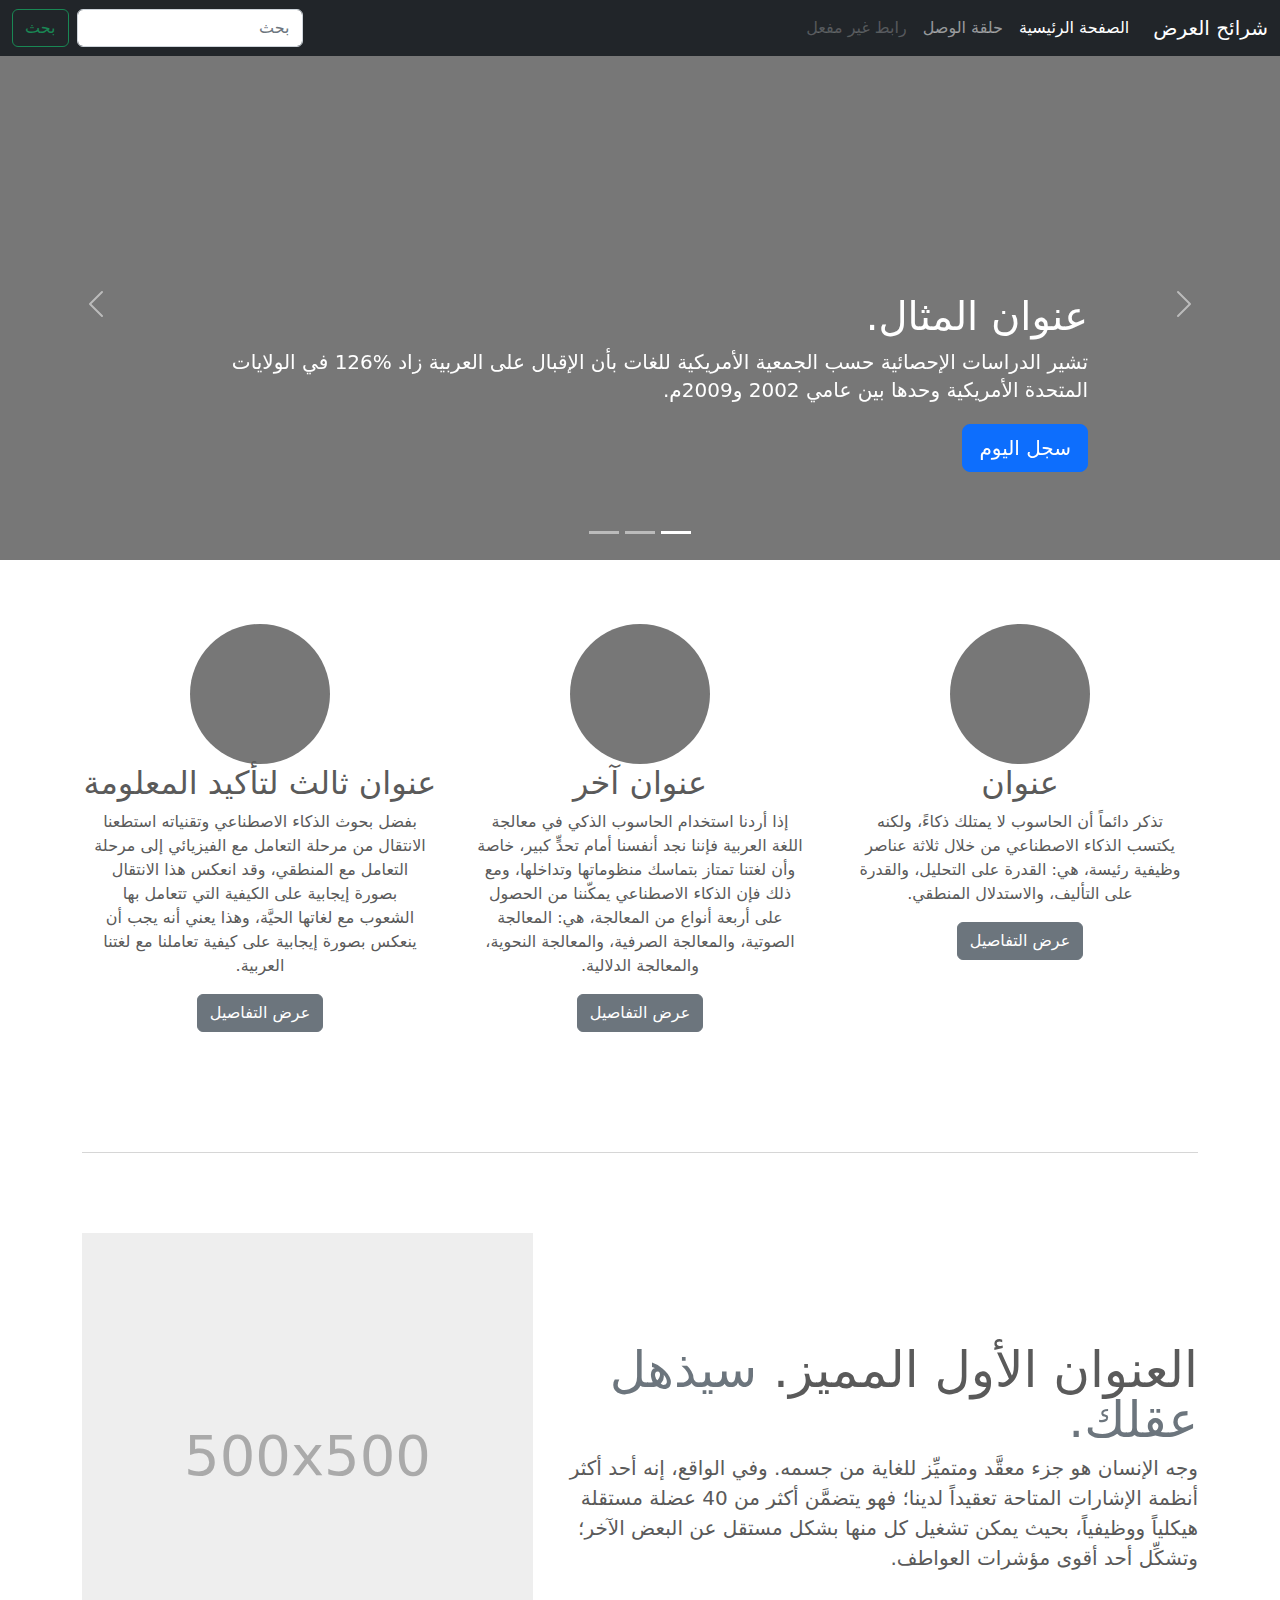
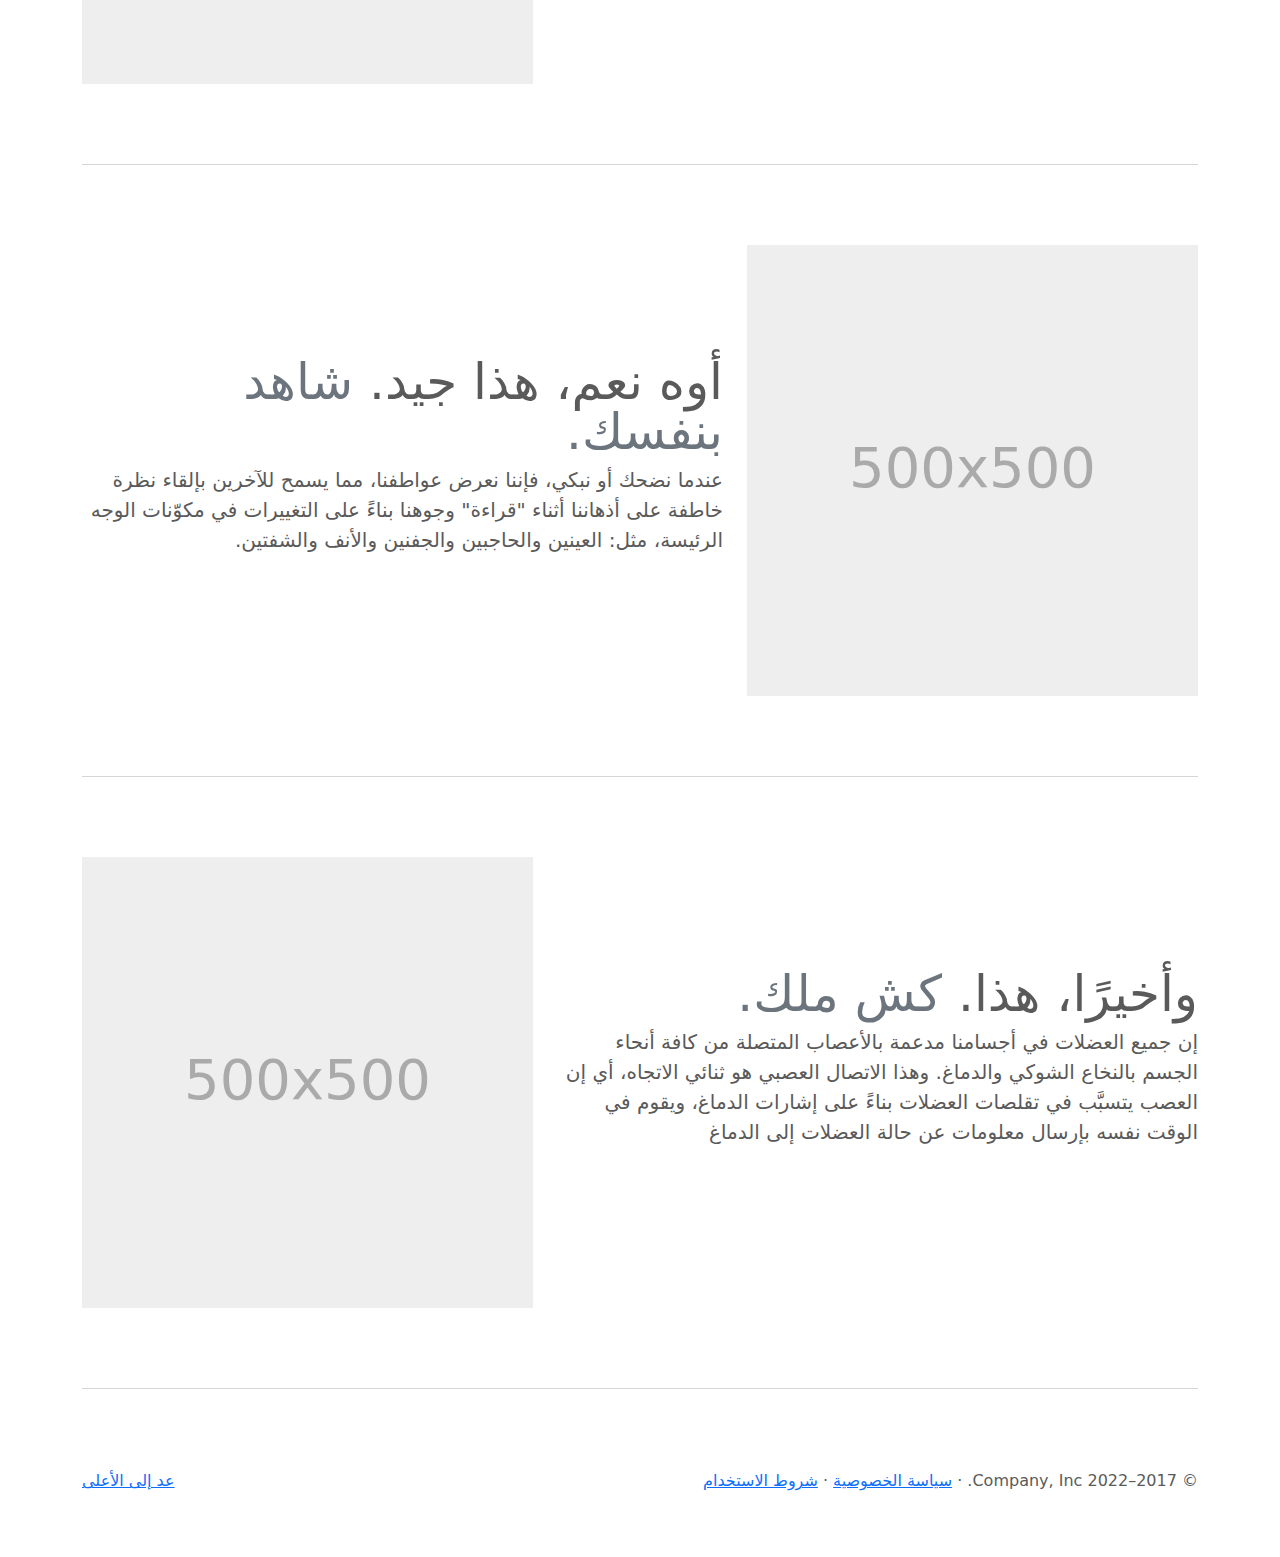
<file: bootstrap/carousel-rtl/index.html>
<!doctype html>
<html lang="ar" dir="rtl">
  <head>
    <meta charset="utf-8">
    <meta name="viewport" content="width=device-width, initial-scale=1">
    <meta name="description" content="">
    <meta name="author" content="Mark Otto, Jacob Thornton, and Bootstrap contributors">
    <meta name="generator" content="Hugo 0.104.2">
    <title>قالب  شرائح العرض · Bootstrap v5.2</title>

    <link rel="canonical" href="https://getbootstrap.com/docs/5.2/examples/carousel-rtl/">

    

    

<link href="../assets/dist/css/bootstrap.rtl.min.css" rel="stylesheet">

    <style>
      .bd-placeholder-img {
        font-size: 1.125rem;
        text-anchor: middle;
        -webkit-user-select: none;
        -moz-user-select: none;
        user-select: none;
      }

      @media (min-width: 768px) {
        .bd-placeholder-img-lg {
          font-size: 3.5rem;
        }
      }

      .b-example-divider {
        height: 3rem;
        background-color: rgba(0, 0, 0, .1);
        border: solid rgba(0, 0, 0, .15);
        border-width: 1px 0;
        box-shadow: inset 0 .5em 1.5em rgba(0, 0, 0, .1), inset 0 .125em .5em rgba(0, 0, 0, .15);
      }

      .b-example-vr {
        flex-shrink: 0;
        width: 1.5rem;
        height: 100vh;
      }

      .bi {
        vertical-align: -.125em;
        fill: currentColor;
      }

      .nav-scroller {
        position: relative;
        z-index: 2;
        height: 2.75rem;
        overflow-y: hidden;
      }

      .nav-scroller .nav {
        display: flex;
        flex-wrap: nowrap;
        padding-bottom: 1rem;
        margin-top: -1px;
        overflow-x: auto;
        text-align: center;
        white-space: nowrap;
        -webkit-overflow-scrolling: touch;
      }
    </style>

    
    <!-- Custom styles for this template -->
    <link href="../carousel/carousel.rtl.css" rel="stylesheet">
  </head>
  <body>
    
<header>
  <nav class="navbar navbar-expand-md navbar-dark fixed-top bg-dark">
    <div class="container-fluid">
      <a class="navbar-brand" href="#">شرائح العرض</a>
      <button class="navbar-toggler" type="button" data-bs-toggle="collapse" data-bs-target="#navbarCollapse" aria-controls="navbarCollapse" aria-expanded="false" aria-label="تبديل التنقل">
        <span class="navbar-toggler-icon"></span>
      </button>
      <div class="collapse navbar-collapse" id="navbarCollapse">
        <ul class="navbar-nav me-auto mb-2 mb-md-0">
          <li class="nav-item">
            <a class="nav-link active" aria-current="page" href="#">الصفحة الرئيسية</a>
          </li>
          <li class="nav-item">
            <a class="nav-link" href="#">حلقة الوصل</a>
          </li>
          <li class="nav-item">
            <a class="nav-link disabled">رابط غير مفعل</a>
          </li>
        </ul>
        <form class="d-flex" role="search">
          <input class="form-control me-2" type="search" placeholder="بحث" aria-label="بحث">
          <button class="btn btn-outline-success" type="submit">بحث</button>
        </form>
      </div>
    </div>
  </nav>
</header>

<main>

  <div id="myCarousel" class="carousel slide" data-bs-ride="carousel">
    <div class="carousel-indicators">
      <button type="button" data-bs-target="#myCarousel" data-bs-slide-to="0" class="active" aria-current="true" aria-label="Slide 1"></button>
      <button type="button" data-bs-target="#myCarousel" data-bs-slide-to="1" aria-label="Slide 2"></button>
      <button type="button" data-bs-target="#myCarousel" data-bs-slide-to="2" aria-label="Slide 3"></button>
    </div>
    <div class="carousel-inner">
      <div class="carousel-item active">
        <svg class="bd-placeholder-img" width="100%" height="100%" xmlns="http://www.w3.org/2000/svg" aria-hidden="true" preserveAspectRatio="xMidYMid slice" focusable="false"><rect width="100%" height="100%" fill="#777"/></svg>

        <div class="container">
          <div class="carousel-caption text-start">
            <h1>عنوان المثال.</h1>
            <p>تشير الدراسات الإحصائية حسب الجمعية الأمريكية للغات بأن الإقبال على العربية زاد %126 في الولايات المتحدة الأمريكية وحدها بين عامي 2002 و2009م.</p>
            <p><a class="btn btn-lg btn-primary" href="#">سجل اليوم</a></p>
          </div>
        </div>
      </div>
      <div class="carousel-item">
        <svg class="bd-placeholder-img" width="100%" height="100%" xmlns="http://www.w3.org/2000/svg" aria-hidden="true" preserveAspectRatio="xMidYMid slice" focusable="false"><rect width="100%" height="100%" fill="#777"/></svg>

        <div class="container">
          <div class="carousel-caption">
            <h1>عنوان مثال آخر.</h1>
            <p>حسب المجلس الثقافي البريطاني فإن تعليم الإنجليزية داخل بريطانيا يسهم في تعزيز اقتصادها بما يتجاوز ملياري جنيه سنوياً، كما أنه وفر أكثر من 26 ألف وظيفة.</p>
            <p><a class="btn btn-lg btn-primary" href="#">أعرف أكثر</a></p>
          </div>
        </div>
      </div>
      <div class="carousel-item">
        <svg class="bd-placeholder-img" width="100%" height="100%" xmlns="http://www.w3.org/2000/svg" aria-hidden="true" preserveAspectRatio="xMidYMid slice" focusable="false"><rect width="100%" height="100%" fill="#777"/></svg>

        <div class="container">
          <div class="carousel-caption text-end">
            <h1>واحد أكثر لقياس جيد.</h1>
            <p>الإحصاءات لحجم الاستثمار اللغوي خارج بريطانيا تتفاوت من سنة لأخرى إلا أن المدير التنفيذي للمجلس الثقافي البريطاني إدي بايرز يرى أن استثمار تعليم الإنجليزية في الخارج لا يحسب على المستوى المالي فحسب بل على المستوى السياسي أيضاً.</p>
            <p><a class="btn btn-lg btn-primary" href="#">تصفح المعرض</a></p>
          </div>
        </div>
      </div>
    </div>
    <button class="carousel-control-prev" type="button" data-bs-target="#myCarousel" data-bs-slide="prev">
      <span class="carousel-control-prev-icon" aria-hidden="true"></span>
      <span class="visually-hidden">السابق</span>
    </button>
    <button class="carousel-control-next" type="button" data-bs-target="#myCarousel" data-bs-slide="next">
      <span class="carousel-control-next-icon" aria-hidden="true"></span>
      <span class="visually-hidden">التالي</span>
    </button>
  </div>


  <!-- Marketing messaging and featurettes
  ================================================== -->
  <!-- Wrap the rest of the page in another container to center all the content. -->

  <div class="container marketing">

    <!-- Three columns of text below the carousel -->
    <div class="row">
      <div class="col-lg-4">
        <svg class="bd-placeholder-img rounded-circle" width="140" height="140" xmlns="http://www.w3.org/2000/svg" role="img" aria-label="Placeholder: 140x140" preserveAspectRatio="xMidYMid slice" focusable="false"><title>Placeholder</title><rect width="100%" height="100%" fill="#777"/><text x="50%" y="50%" fill="#777" dy=".3em">140x140</text></svg>

        <h2 class="fw-normal">عنوان</h2>
        <p>تذكر دائماً أن الحاسوب لا يمتلك ذكاءً، ولكنه يكتسب الذكاء الاصطناعي من خلال ثلاثة عناصر وظيفية رئيسة، هي: القدرة على التحليل، والقدرة على التأليف، والاستدلال المنطقي.</p>
        <p><a class="btn btn-secondary" href="#">عرض التفاصيل</a></p>
      </div><!-- /.col-lg-4 -->
      <div class="col-lg-4">
        <svg class="bd-placeholder-img rounded-circle" width="140" height="140" xmlns="http://www.w3.org/2000/svg" role="img" aria-label="Placeholder: 140x140" preserveAspectRatio="xMidYMid slice" focusable="false"><title>Placeholder</title><rect width="100%" height="100%" fill="#777"/><text x="50%" y="50%" fill="#777" dy=".3em">140x140</text></svg>

        <h2 class="fw-normal">عنوان آخر</h2>
        <p>إذا أردنا استخدام الحاسوب الذكي في معالجة اللغة العربية فإننا نجد أنفسنا أمام تحدٍّ كبير، خاصة وأن لغتنا تمتاز بتماسك منظوماتها وتداخلها، ومع ذلك فإن الذكاء الاصطناعي يمكّننا من الحصول على أربعة أنواع من المعالجة، هي: المعالجة الصوتية، والمعالجة الصرفية، والمعالجة النحوية، والمعالجة الدلالية.</p>
        <p><a class="btn btn-secondary" href="#">عرض التفاصيل</a></p>
      </div><!-- /.col-lg-4 -->
      <div class="col-lg-4">
        <svg class="bd-placeholder-img rounded-circle" width="140" height="140" xmlns="http://www.w3.org/2000/svg" role="img" aria-label="Placeholder: 140x140" preserveAspectRatio="xMidYMid slice" focusable="false"><title>Placeholder</title><rect width="100%" height="100%" fill="#777"/><text x="50%" y="50%" fill="#777" dy=".3em">140x140</text></svg>

        <h2 class="fw-normal">عنوان ثالث لتأكيد المعلومة</h2>
        <p>بفضل بحوث الذكاء الاصطناعي وتقنياته استطعنا الانتقال من مرحلة التعامل مع الفيزيائي إلى مرحلة التعامل مع المنطقي، وقد انعكس هذا الانتقال بصورة إيجابية على الكيفية التي تتعامل بها الشعوب مع لغاتها الحيَّة، وهذا يعني أنه يجب أن ينعكس بصورة إيجابية على كيفية تعاملنا مع لغتنا العربية.</p>
        <p><a class="btn btn-secondary" href="#">عرض التفاصيل</a></p>
      </div><!-- /.col-lg-4 -->
    </div><!-- /.row -->


    <!-- START THE FEATURETTES -->

    <hr class="featurette-divider">

    <div class="row featurette">
      <div class="col-md-7">
        <h2 class="featurette-heading fw-normal lh-1">العنوان الأول المميز. <span class="text-muted"> سيذهل عقلك. </span></h2>
        <p class="lead">وجه الإنسان هو جزء معقَّد ومتميِّز للغاية من جسمه. وفي الواقع، إنه أحد أكثر أنظمة الإشارات المتاحة تعقيداً لدينا؛ فهو يتضمَّن أكثر من 40 عضلة مستقلة هيكلياً ووظيفياً، بحيث يمكن تشغيل كل منها بشكل مستقل عن البعض الآخر؛ وتشكِّل أحد أقوى مؤشرات العواطف.</p>
      </div>
      <div class="col-md-5">
        <svg class="bd-placeholder-img bd-placeholder-img-lg featurette-image img-fluid mx-auto" width="500" height="500" xmlns="http://www.w3.org/2000/svg" role="img" aria-label="Placeholder: 500x500" preserveAspectRatio="xMidYMid slice" focusable="false"><title>Placeholder</title><rect width="100%" height="100%" fill="#eee"/><text x="50%" y="50%" fill="#aaa" dy=".3em">500x500</text></svg>

      </div>
    </div>

    <hr class="featurette-divider">

    <div class="row featurette">
      <div class="col-md-7 order-md-2">
        <h2 class="featurette-heading fw-normal lh-1">أوه نعم، هذا جيد. <span class="text-muted"> شاهد بنفسك. </span></h2>
        <p class="lead">عندما نضحك أو نبكي، فإننا نعرض عواطفنا، مما يسمح للآخرين بإلقاء نظرة خاطفة على أذهاننا أثناء "قراءة" وجوهنا بناءً على التغييرات في مكوّنات الوجه الرئيسة، مثل: العينين والحاجبين والجفنين والأنف والشفتين.</p>
      </div>
      <div class="col-md-5 order-md-1">
        <svg class="bd-placeholder-img bd-placeholder-img-lg featurette-image img-fluid mx-auto" width="500" height="500" xmlns="http://www.w3.org/2000/svg" role="img" aria-label="Placeholder: 500x500" preserveAspectRatio="xMidYMid slice" focusable="false"><title>Placeholder</title><rect width="100%" height="100%" fill="#eee"/><text x="50%" y="50%" fill="#aaa" dy=".3em">500x500</text></svg>

      </div>
    </div>

    <hr class="featurette-divider">

    <div class="row featurette">
      <div class="col-md-7">
        <h2 class="featurette-heading fw-normal lh-1">وأخيرًا، هذا. <span class="text-muted"> كش ملك. </span></h2>
        <p class="lead">إن جميع العضلات في أجسامنا مدعمة بالأعصاب المتصلة من كافة أنحاء الجسم بالنخاع الشوكي والدماغ. وهذا الاتصال العصبي هو ثنائي الاتجاه، أي إن العصب يتسبَّب في تقلصات العضلات بناءً على إشارات الدماغ، ويقوم في الوقت نفسه بإرسال معلومات عن حالة العضلات إلى الدماغ</p>
      </div>
      <div class="col-md-5">
        <svg class="bd-placeholder-img bd-placeholder-img-lg featurette-image img-fluid mx-auto" width="500" height="500" xmlns="http://www.w3.org/2000/svg" role="img" aria-label="Placeholder: 500x500" preserveAspectRatio="xMidYMid slice" focusable="false"><title>Placeholder</title><rect width="100%" height="100%" fill="#eee"/><text x="50%" y="50%" fill="#aaa" dy=".3em">500x500</text></svg>

      </div>
    </div>

    <hr class="featurette-divider">

    <!-- /END THE FEATURETTES -->

  </div><!-- /.container -->


  <!-- FOOTER -->
  <footer class="container">
    <p class="float-end"><a href="#">عد إلى الأعلى</a></p>
    <p>&copy; 2017–2022 Company, Inc. &middot; <a href="#">سياسة الخصوصية</a> &middot; <a href="#">شروط الاستخدام</a></p>
  </footer>
</main>


    <script src="../assets/dist/js/bootstrap.bundle.min.js"></script>

      
  </body>
</html>
</file>
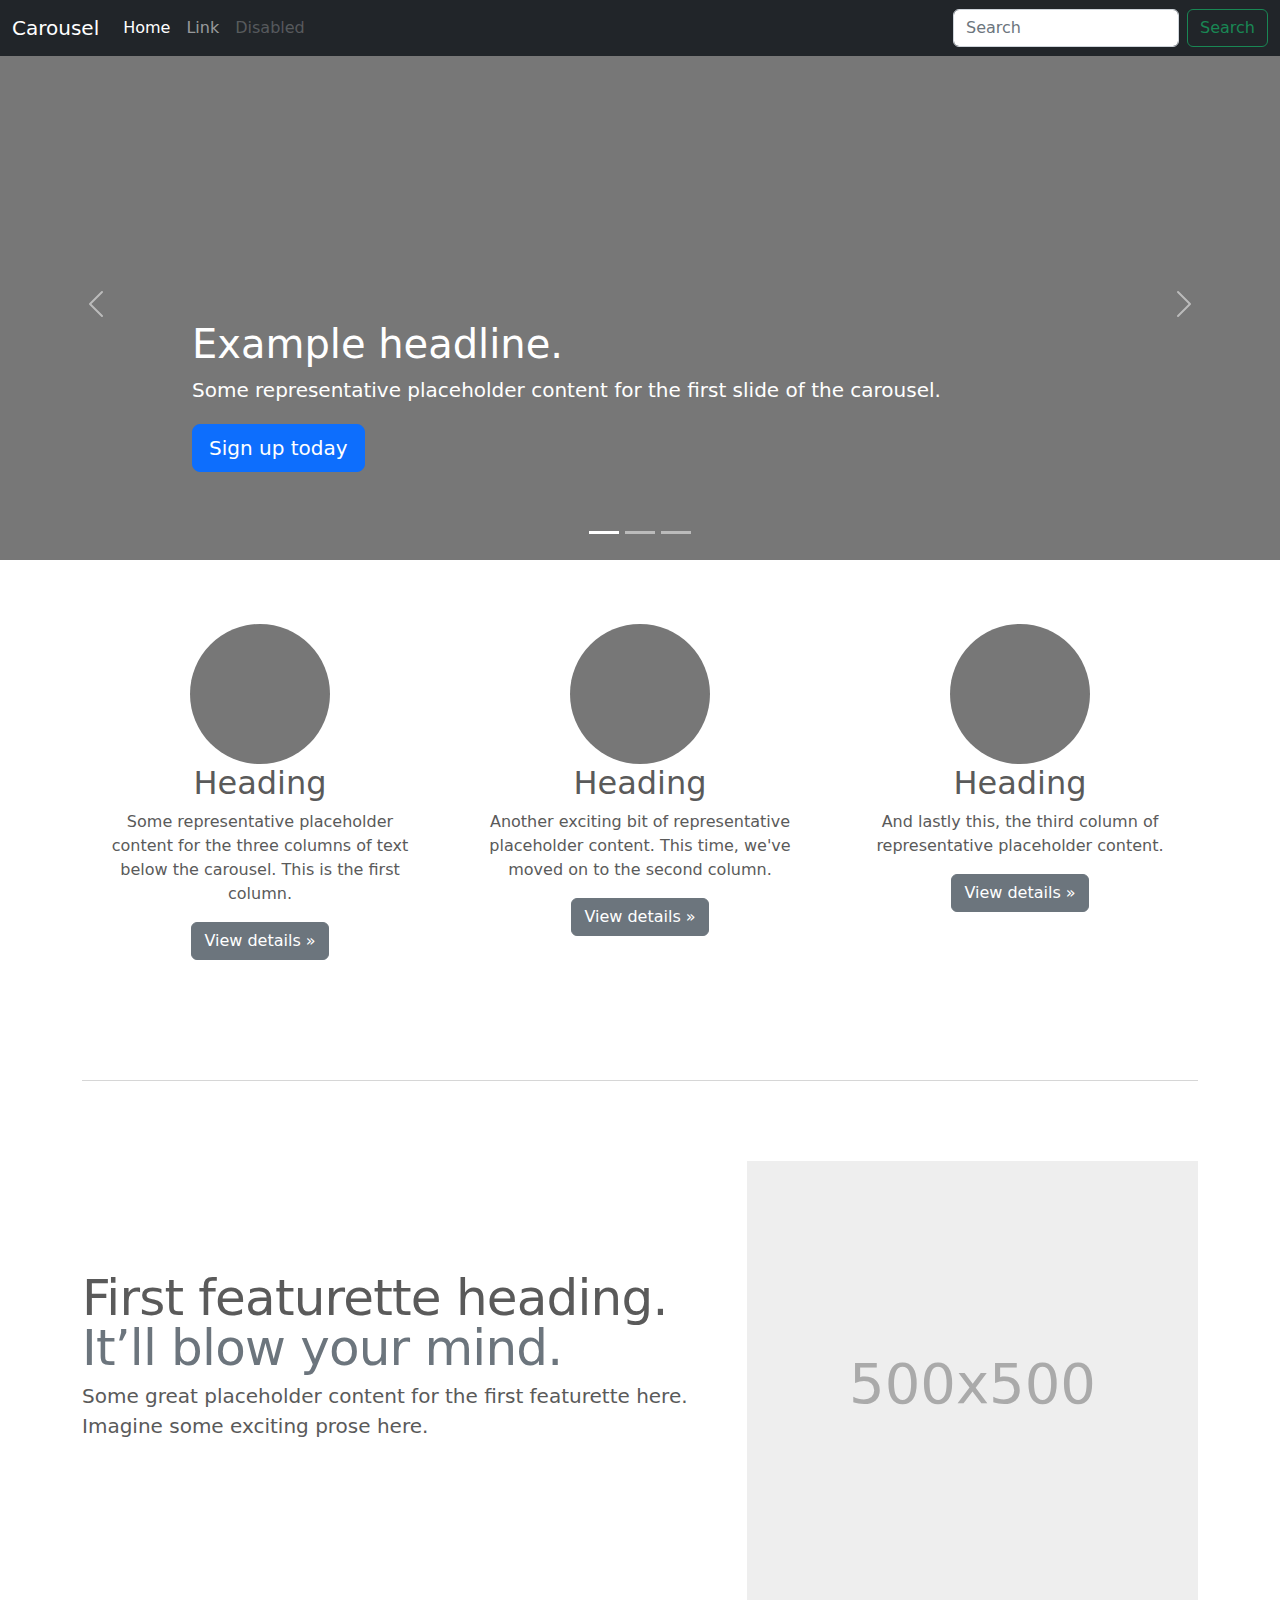
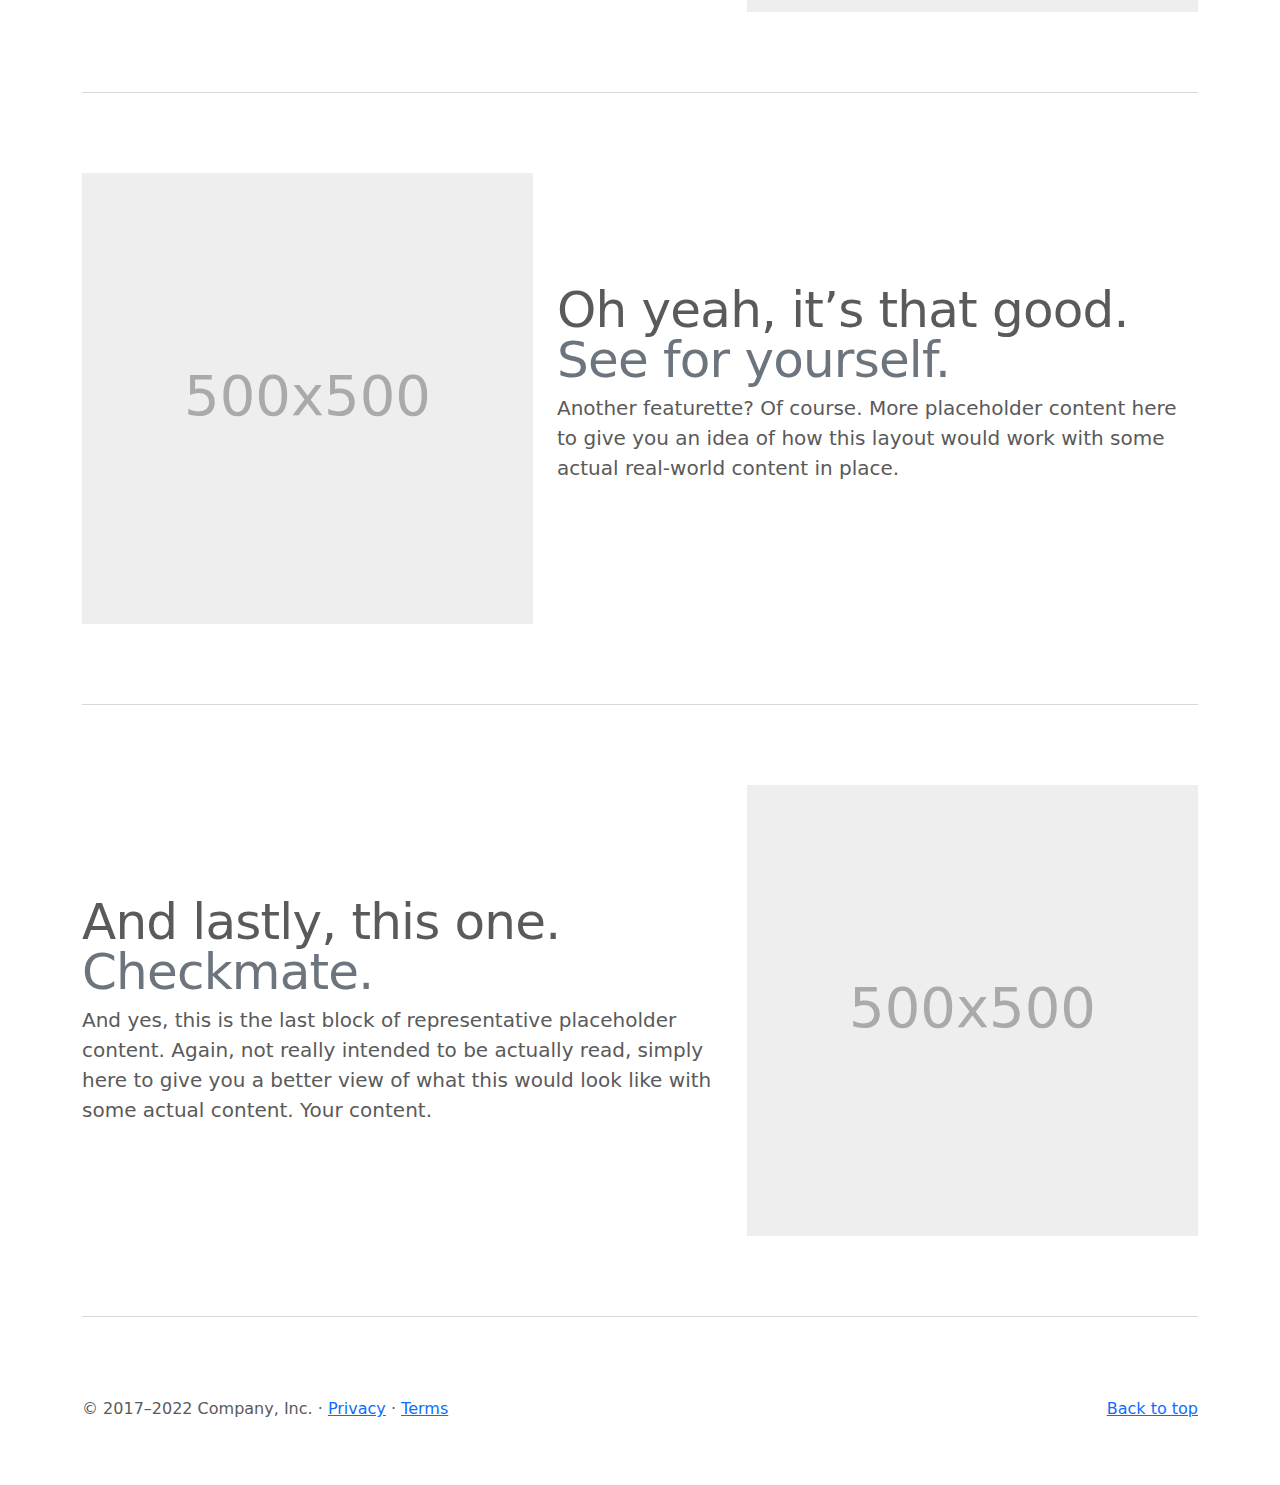
<file: bootstrap/carousel/index.html>
<!doctype html>
<html lang="en">
  <head>
    <meta charset="utf-8">
    <meta name="viewport" content="width=device-width, initial-scale=1">
    <meta name="description" content="">
    <meta name="author" content="Mark Otto, Jacob Thornton, and Bootstrap contributors">
    <meta name="generator" content="Hugo 0.104.2">
    <title>Carousel Template · Bootstrap v5.2</title>

    <link rel="canonical" href="https://getbootstrap.com/docs/5.2/examples/carousel/">

    

    

<link href="../assets/dist/css/bootstrap.min.css" rel="stylesheet">

    <style>
      .bd-placeholder-img {
        font-size: 1.125rem;
        text-anchor: middle;
        -webkit-user-select: none;
        -moz-user-select: none;
        user-select: none;
      }

      @media (min-width: 768px) {
        .bd-placeholder-img-lg {
          font-size: 3.5rem;
        }
      }

      .b-example-divider {
        height: 3rem;
        background-color: rgba(0, 0, 0, .1);
        border: solid rgba(0, 0, 0, .15);
        border-width: 1px 0;
        box-shadow: inset 0 .5em 1.5em rgba(0, 0, 0, .1), inset 0 .125em .5em rgba(0, 0, 0, .15);
      }

      .b-example-vr {
        flex-shrink: 0;
        width: 1.5rem;
        height: 100vh;
      }

      .bi {
        vertical-align: -.125em;
        fill: currentColor;
      }

      .nav-scroller {
        position: relative;
        z-index: 2;
        height: 2.75rem;
        overflow-y: hidden;
      }

      .nav-scroller .nav {
        display: flex;
        flex-wrap: nowrap;
        padding-bottom: 1rem;
        margin-top: -1px;
        overflow-x: auto;
        text-align: center;
        white-space: nowrap;
        -webkit-overflow-scrolling: touch;
      }
    </style>

    
    <!-- Custom styles for this template -->
    <link href="carousel.css" rel="stylesheet">
  </head>
  <body>
    
<header>
  <nav class="navbar navbar-expand-md navbar-dark fixed-top bg-dark">
    <div class="container-fluid">
      <a class="navbar-brand" href="#">Carousel</a>
      <button class="navbar-toggler" type="button" data-bs-toggle="collapse" data-bs-target="#navbarCollapse" aria-controls="navbarCollapse" aria-expanded="false" aria-label="Toggle navigation">
        <span class="navbar-toggler-icon"></span>
      </button>
      <div class="collapse navbar-collapse" id="navbarCollapse">
        <ul class="navbar-nav me-auto mb-2 mb-md-0">
          <li class="nav-item">
            <a class="nav-link active" aria-current="page" href="#">Home</a>
          </li>
          <li class="nav-item">
            <a class="nav-link" href="#">Link</a>
          </li>
          <li class="nav-item">
            <a class="nav-link disabled">Disabled</a>
          </li>
        </ul>
        <form class="d-flex" role="search">
          <input class="form-control me-2" type="search" placeholder="Search" aria-label="Search">
          <button class="btn btn-outline-success" type="submit">Search</button>
        </form>
      </div>
    </div>
  </nav>
</header>

<main>

  <div id="myCarousel" class="carousel slide" data-bs-ride="carousel">
    <div class="carousel-indicators">
      <button type="button" data-bs-target="#myCarousel" data-bs-slide-to="0" class="active" aria-current="true" aria-label="Slide 1"></button>
      <button type="button" data-bs-target="#myCarousel" data-bs-slide-to="1" aria-label="Slide 2"></button>
      <button type="button" data-bs-target="#myCarousel" data-bs-slide-to="2" aria-label="Slide 3"></button>
    </div>
    <div class="carousel-inner">
      <div class="carousel-item active">
        <svg class="bd-placeholder-img" width="100%" height="100%" xmlns="http://www.w3.org/2000/svg" aria-hidden="true" preserveAspectRatio="xMidYMid slice" focusable="false"><rect width="100%" height="100%" fill="#777"/></svg>

        <div class="container">
          <div class="carousel-caption text-start">
            <h1>Example headline.</h1>
            <p>Some representative placeholder content for the first slide of the carousel.</p>
            <p><a class="btn btn-lg btn-primary" href="#">Sign up today</a></p>
          </div>
        </div>
      </div>
      <div class="carousel-item">
        <svg class="bd-placeholder-img" width="100%" height="100%" xmlns="http://www.w3.org/2000/svg" aria-hidden="true" preserveAspectRatio="xMidYMid slice" focusable="false"><rect width="100%" height="100%" fill="#777"/></svg>

        <div class="container">
          <div class="carousel-caption">
            <h1>Another example headline.</h1>
            <p>Some representative placeholder content for the second slide of the carousel.</p>
            <p><a class="btn btn-lg btn-primary" href="#">Learn more</a></p>
          </div>
        </div>
      </div>
      <div class="carousel-item">
        <svg class="bd-placeholder-img" width="100%" height="100%" xmlns="http://www.w3.org/2000/svg" aria-hidden="true" preserveAspectRatio="xMidYMid slice" focusable="false"><rect width="100%" height="100%" fill="#777"/></svg>

        <div class="container">
          <div class="carousel-caption text-end">
            <h1>One more for good measure.</h1>
            <p>Some representative placeholder content for the third slide of this carousel.</p>
            <p><a class="btn btn-lg btn-primary" href="#">Browse gallery</a></p>
          </div>
        </div>
      </div>
    </div>
    <button class="carousel-control-prev" type="button" data-bs-target="#myCarousel" data-bs-slide="prev">
      <span class="carousel-control-prev-icon" aria-hidden="true"></span>
      <span class="visually-hidden">Previous</span>
    </button>
    <button class="carousel-control-next" type="button" data-bs-target="#myCarousel" data-bs-slide="next">
      <span class="carousel-control-next-icon" aria-hidden="true"></span>
      <span class="visually-hidden">Next</span>
    </button>
  </div>


  <!-- Marketing messaging and featurettes
  ================================================== -->
  <!-- Wrap the rest of the page in another container to center all the content. -->

  <div class="container marketing">

    <!-- Three columns of text below the carousel -->
    <div class="row">
      <div class="col-lg-4">
        <svg class="bd-placeholder-img rounded-circle" width="140" height="140" xmlns="http://www.w3.org/2000/svg" role="img" aria-label="Placeholder: 140x140" preserveAspectRatio="xMidYMid slice" focusable="false"><title>Placeholder</title><rect width="100%" height="100%" fill="#777"/><text x="50%" y="50%" fill="#777" dy=".3em">140x140</text></svg>

        <h2 class="fw-normal">Heading</h2>
        <p>Some representative placeholder content for the three columns of text below the carousel. This is the first column.</p>
        <p><a class="btn btn-secondary" href="#">View details &raquo;</a></p>
      </div><!-- /.col-lg-4 -->
      <div class="col-lg-4">
        <svg class="bd-placeholder-img rounded-circle" width="140" height="140" xmlns="http://www.w3.org/2000/svg" role="img" aria-label="Placeholder: 140x140" preserveAspectRatio="xMidYMid slice" focusable="false"><title>Placeholder</title><rect width="100%" height="100%" fill="#777"/><text x="50%" y="50%" fill="#777" dy=".3em">140x140</text></svg>

        <h2 class="fw-normal">Heading</h2>
        <p>Another exciting bit of representative placeholder content. This time, we've moved on to the second column.</p>
        <p><a class="btn btn-secondary" href="#">View details &raquo;</a></p>
      </div><!-- /.col-lg-4 -->
      <div class="col-lg-4">
        <svg class="bd-placeholder-img rounded-circle" width="140" height="140" xmlns="http://www.w3.org/2000/svg" role="img" aria-label="Placeholder: 140x140" preserveAspectRatio="xMidYMid slice" focusable="false"><title>Placeholder</title><rect width="100%" height="100%" fill="#777"/><text x="50%" y="50%" fill="#777" dy=".3em">140x140</text></svg>

        <h2 class="fw-normal">Heading</h2>
        <p>And lastly this, the third column of representative placeholder content.</p>
        <p><a class="btn btn-secondary" href="#">View details &raquo;</a></p>
      </div><!-- /.col-lg-4 -->
    </div><!-- /.row -->


    <!-- START THE FEATURETTES -->

    <hr class="featurette-divider">

    <div class="row featurette">
      <div class="col-md-7">
        <h2 class="featurette-heading fw-normal lh-1">First featurette heading. <span class="text-muted">It’ll blow your mind.</span></h2>
        <p class="lead">Some great placeholder content for the first featurette here. Imagine some exciting prose here.</p>
      </div>
      <div class="col-md-5">
        <svg class="bd-placeholder-img bd-placeholder-img-lg featurette-image img-fluid mx-auto" width="500" height="500" xmlns="http://www.w3.org/2000/svg" role="img" aria-label="Placeholder: 500x500" preserveAspectRatio="xMidYMid slice" focusable="false"><title>Placeholder</title><rect width="100%" height="100%" fill="#eee"/><text x="50%" y="50%" fill="#aaa" dy=".3em">500x500</text></svg>

      </div>
    </div>

    <hr class="featurette-divider">

    <div class="row featurette">
      <div class="col-md-7 order-md-2">
        <h2 class="featurette-heading fw-normal lh-1">Oh yeah, it’s that good. <span class="text-muted">See for yourself.</span></h2>
        <p class="lead">Another featurette? Of course. More placeholder content here to give you an idea of how this layout would work with some actual real-world content in place.</p>
      </div>
      <div class="col-md-5 order-md-1">
        <svg class="bd-placeholder-img bd-placeholder-img-lg featurette-image img-fluid mx-auto" width="500" height="500" xmlns="http://www.w3.org/2000/svg" role="img" aria-label="Placeholder: 500x500" preserveAspectRatio="xMidYMid slice" focusable="false"><title>Placeholder</title><rect width="100%" height="100%" fill="#eee"/><text x="50%" y="50%" fill="#aaa" dy=".3em">500x500</text></svg>

      </div>
    </div>

    <hr class="featurette-divider">

    <div class="row featurette">
      <div class="col-md-7">
        <h2 class="featurette-heading fw-normal lh-1">And lastly, this one. <span class="text-muted">Checkmate.</span></h2>
        <p class="lead">And yes, this is the last block of representative placeholder content. Again, not really intended to be actually read, simply here to give you a better view of what this would look like with some actual content. Your content.</p>
      </div>
      <div class="col-md-5">
        <svg class="bd-placeholder-img bd-placeholder-img-lg featurette-image img-fluid mx-auto" width="500" height="500" xmlns="http://www.w3.org/2000/svg" role="img" aria-label="Placeholder: 500x500" preserveAspectRatio="xMidYMid slice" focusable="false"><title>Placeholder</title><rect width="100%" height="100%" fill="#eee"/><text x="50%" y="50%" fill="#aaa" dy=".3em">500x500</text></svg>

      </div>
    </div>

    <hr class="featurette-divider">

    <!-- /END THE FEATURETTES -->

  </div><!-- /.container -->


  <!-- FOOTER -->
  <footer class="container">
    <p class="float-end"><a href="#">Back to top</a></p>
    <p>&copy; 2017–2022 Company, Inc. &middot; <a href="#">Privacy</a> &middot; <a href="#">Terms</a></p>
  </footer>
</main>


    <script src="../assets/dist/js/bootstrap.bundle.min.js"></script>

      
  </body>
</html>
</file>
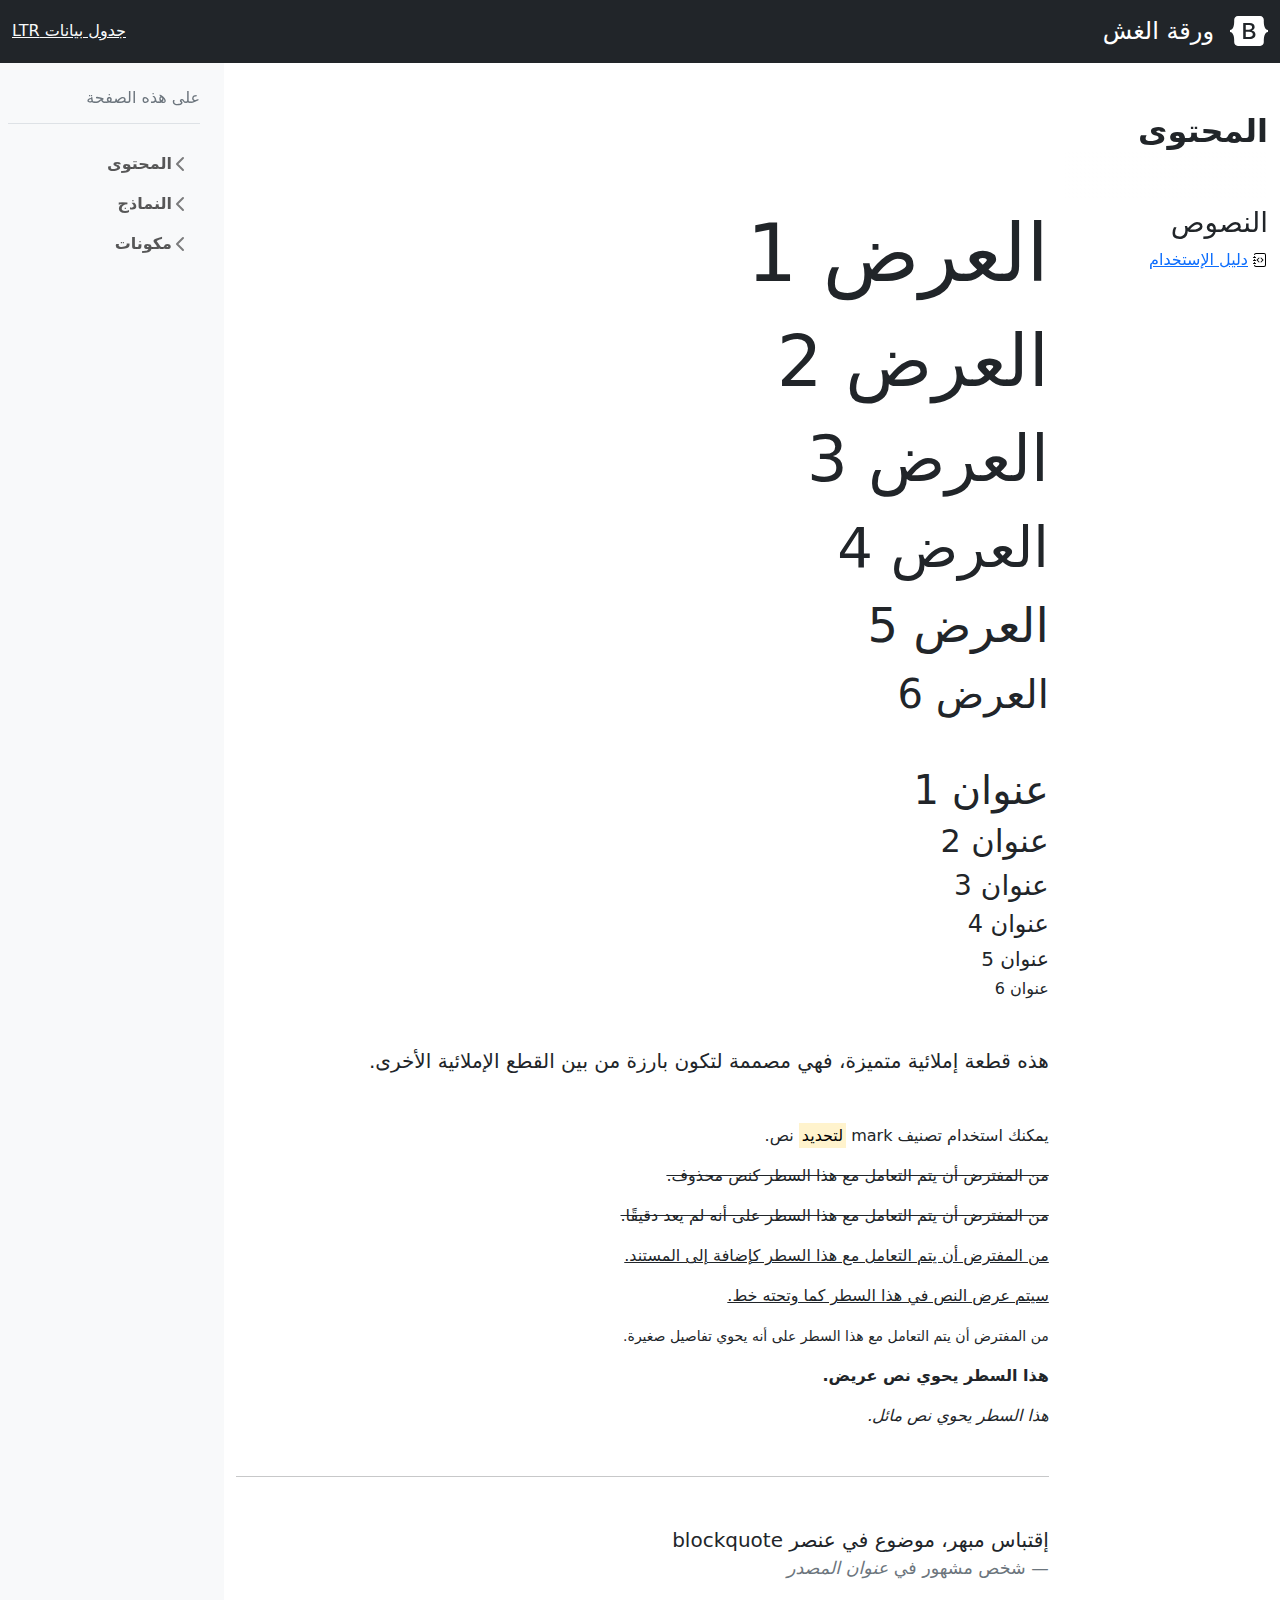
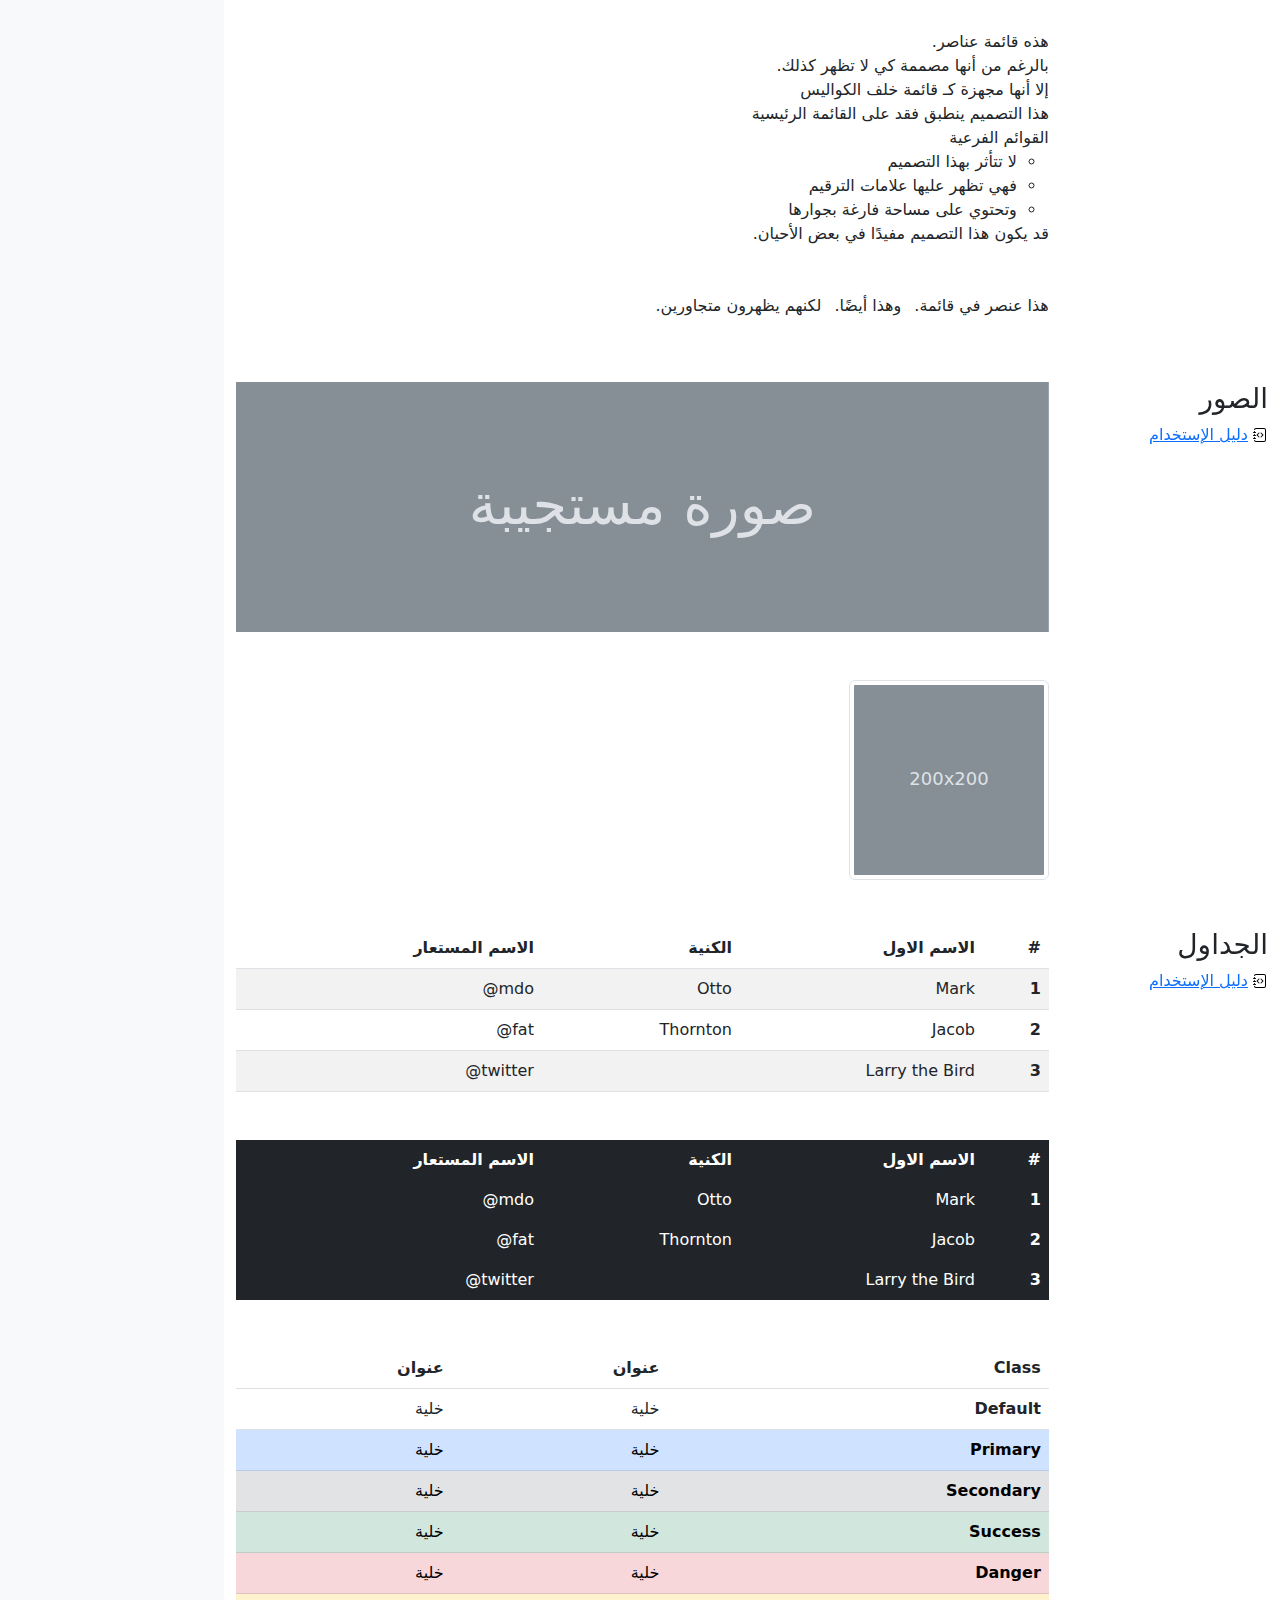
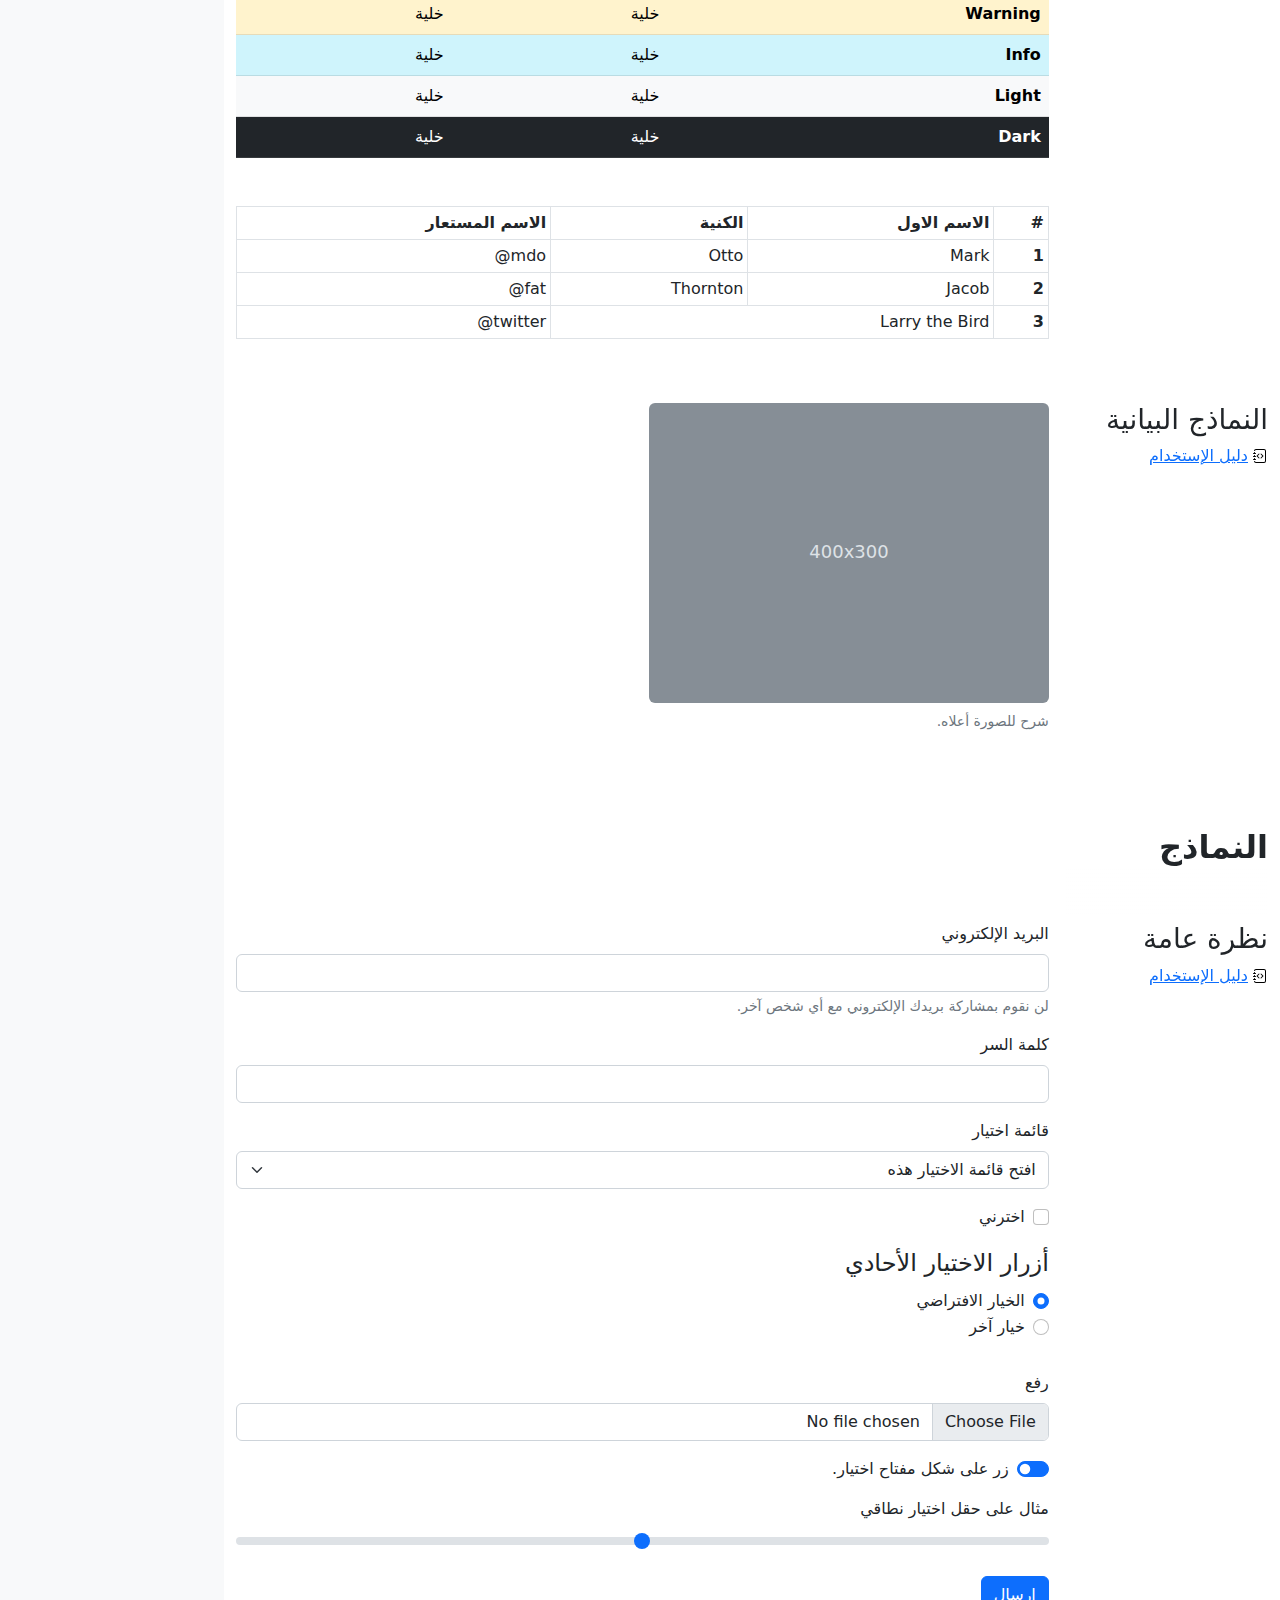
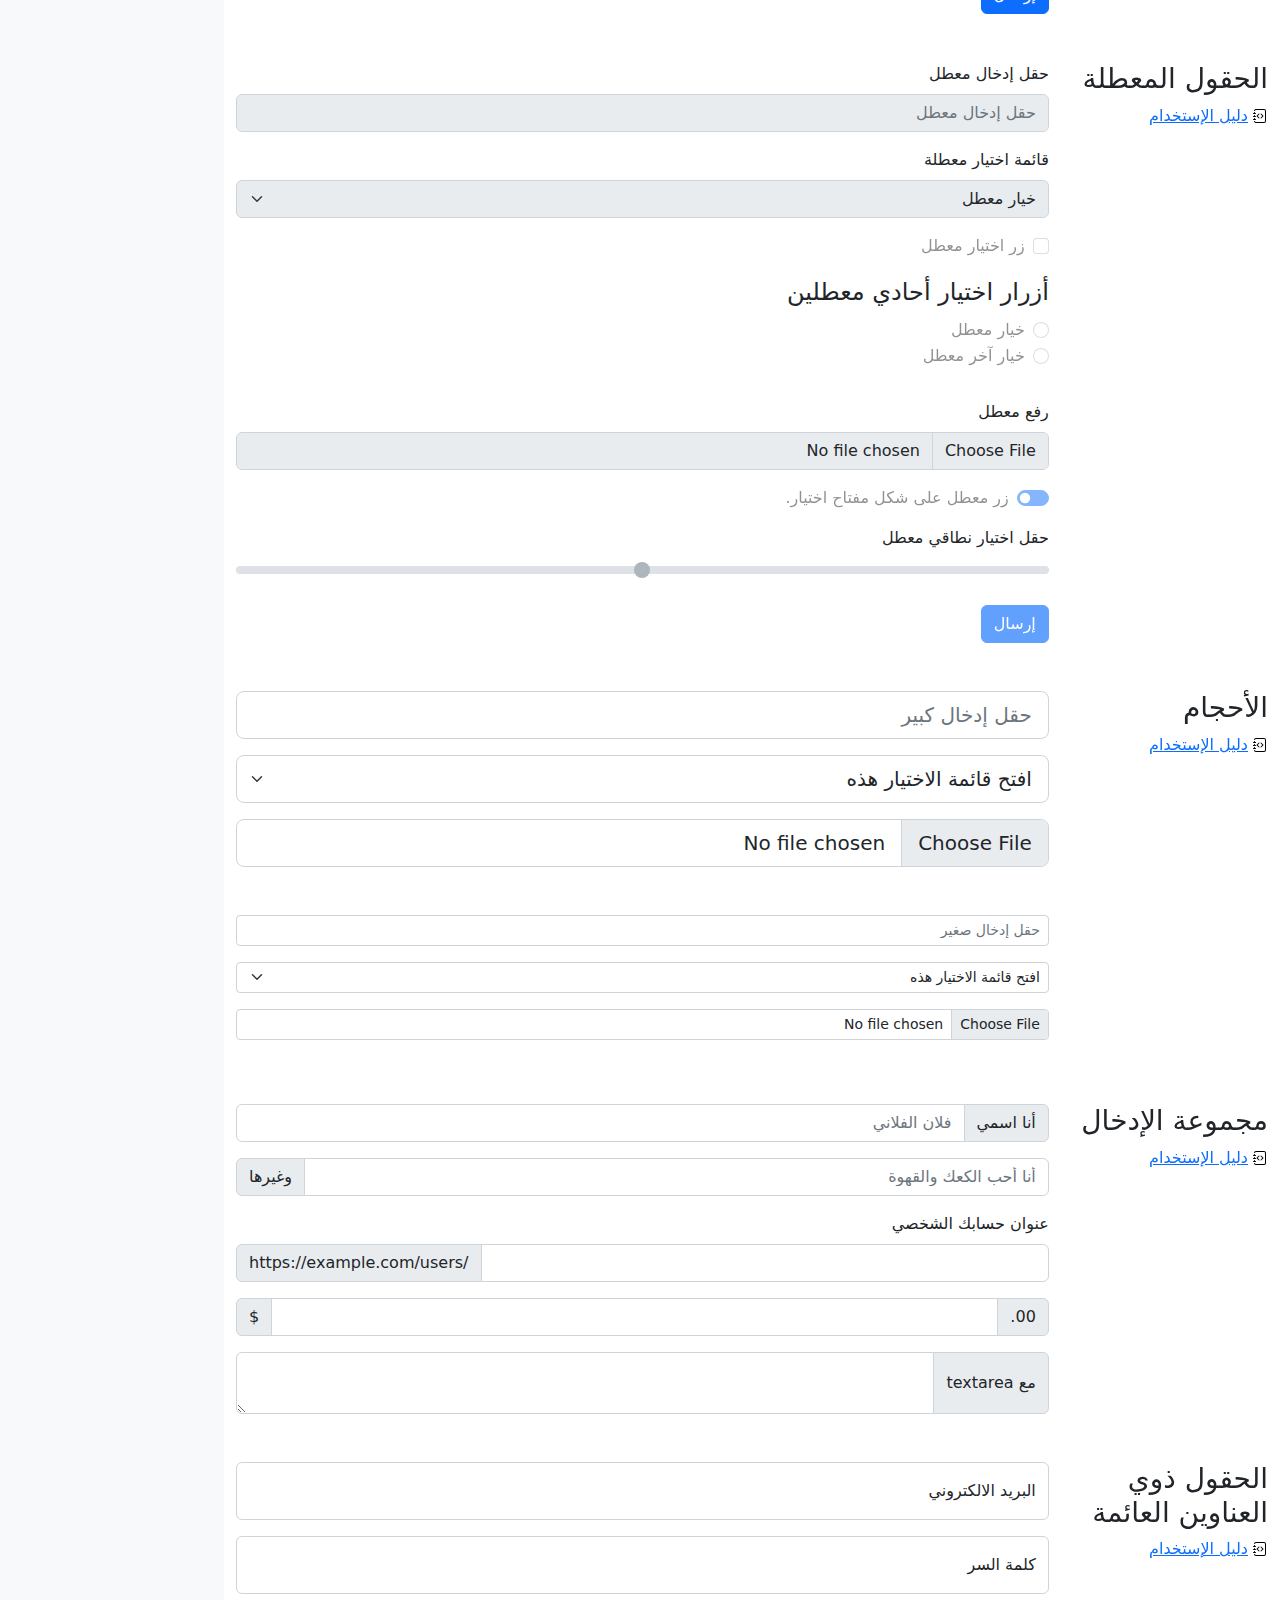
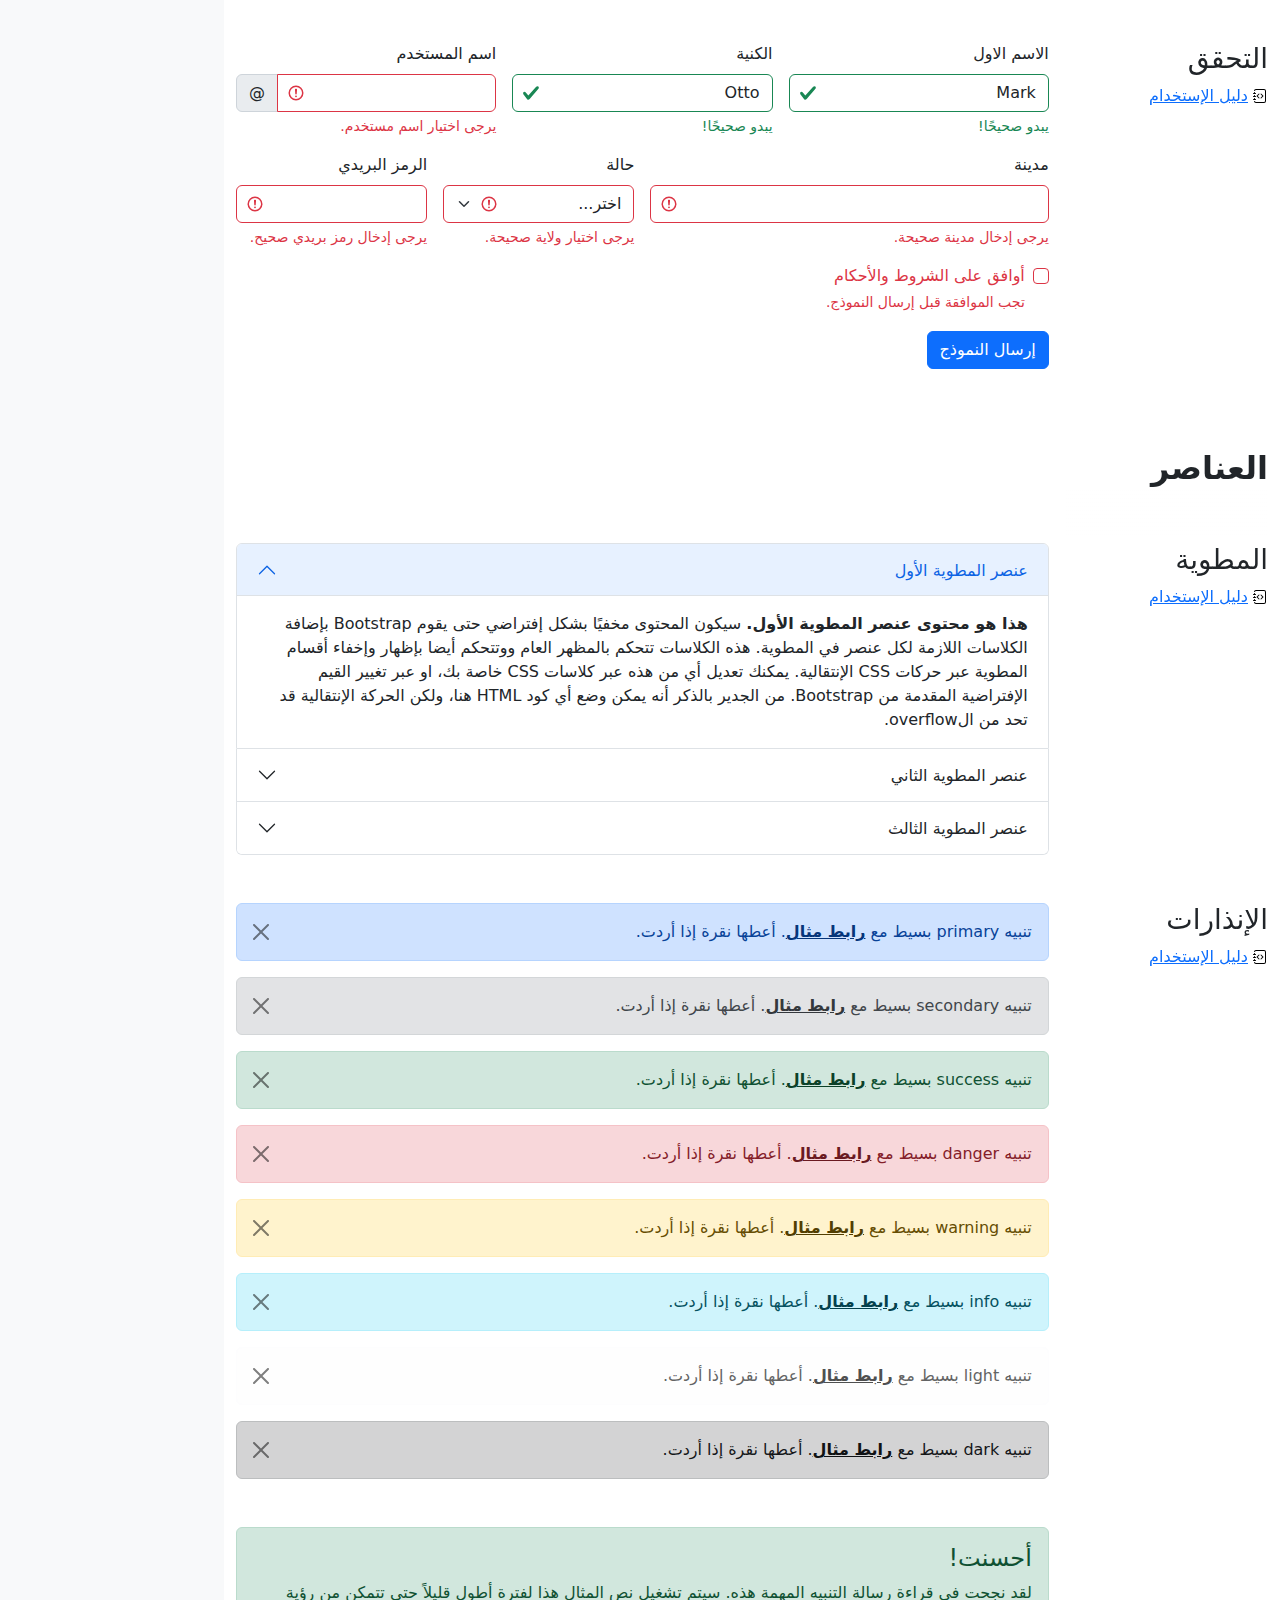
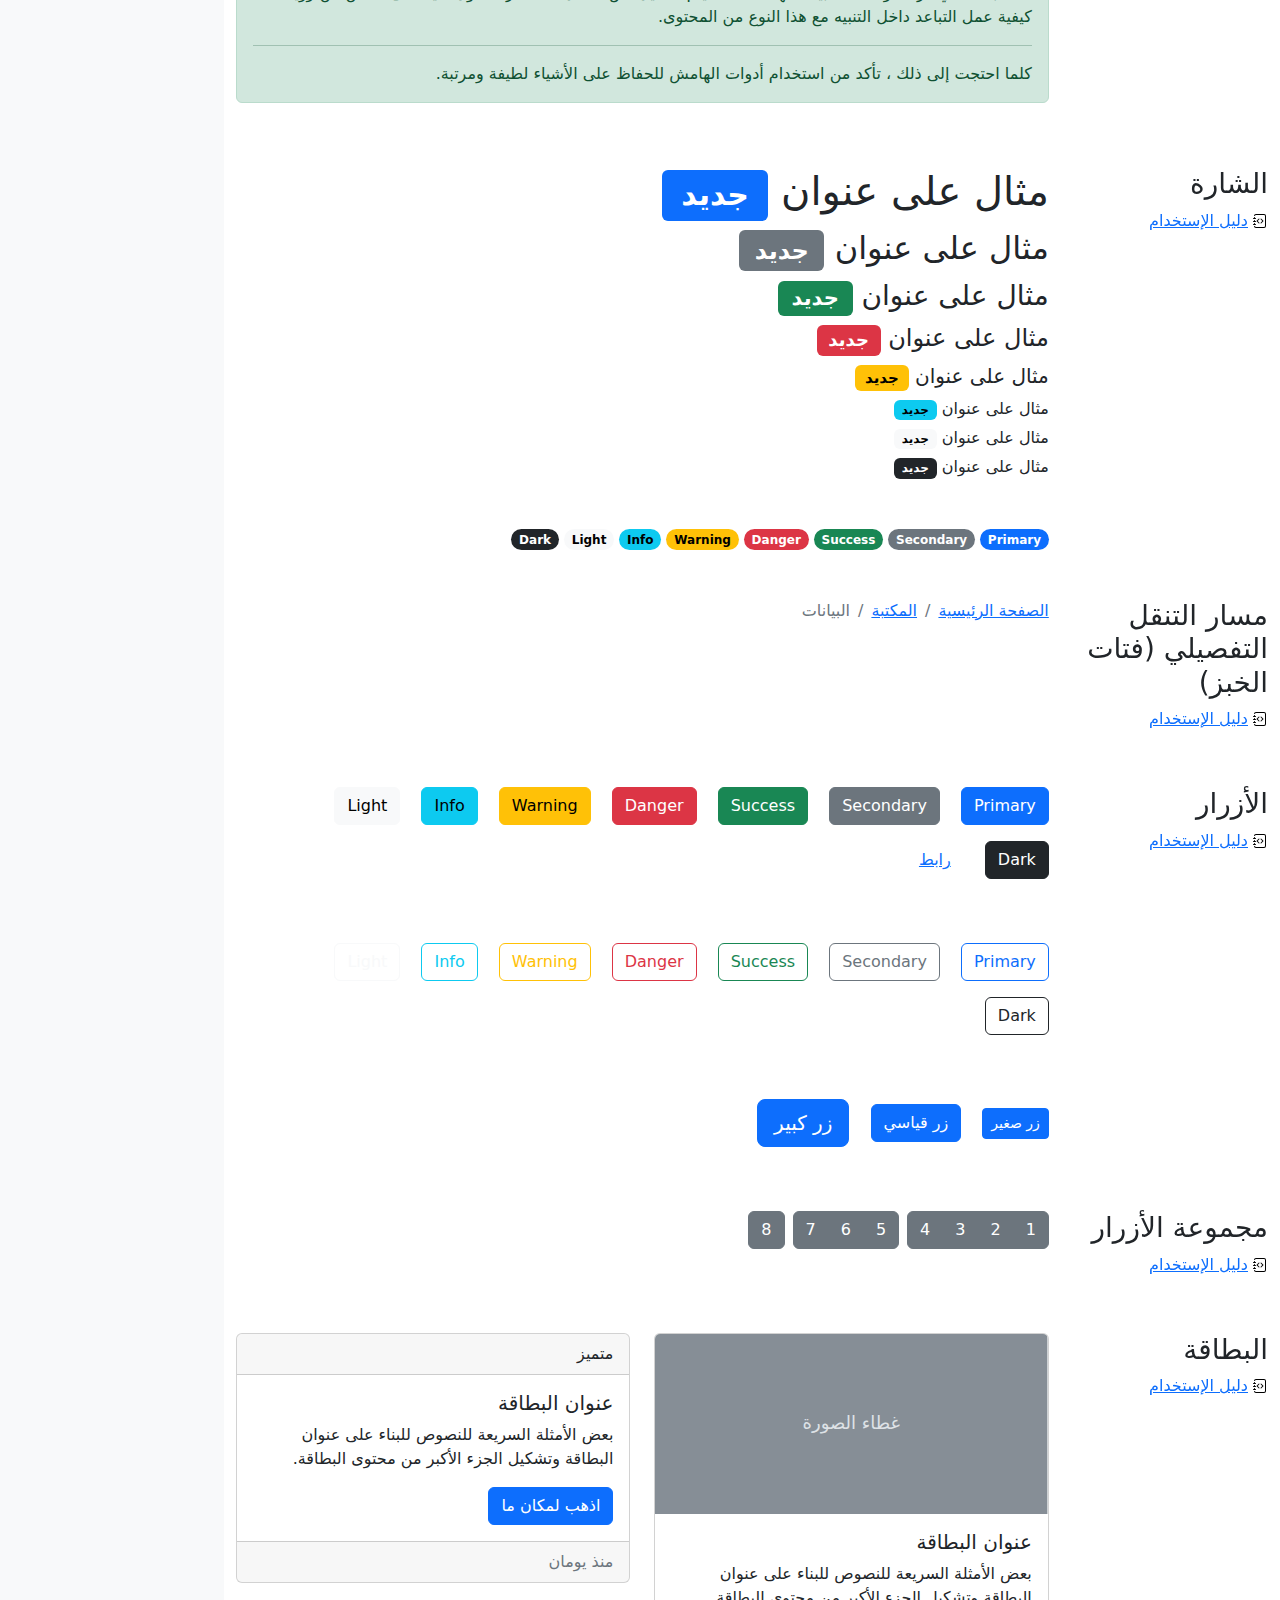
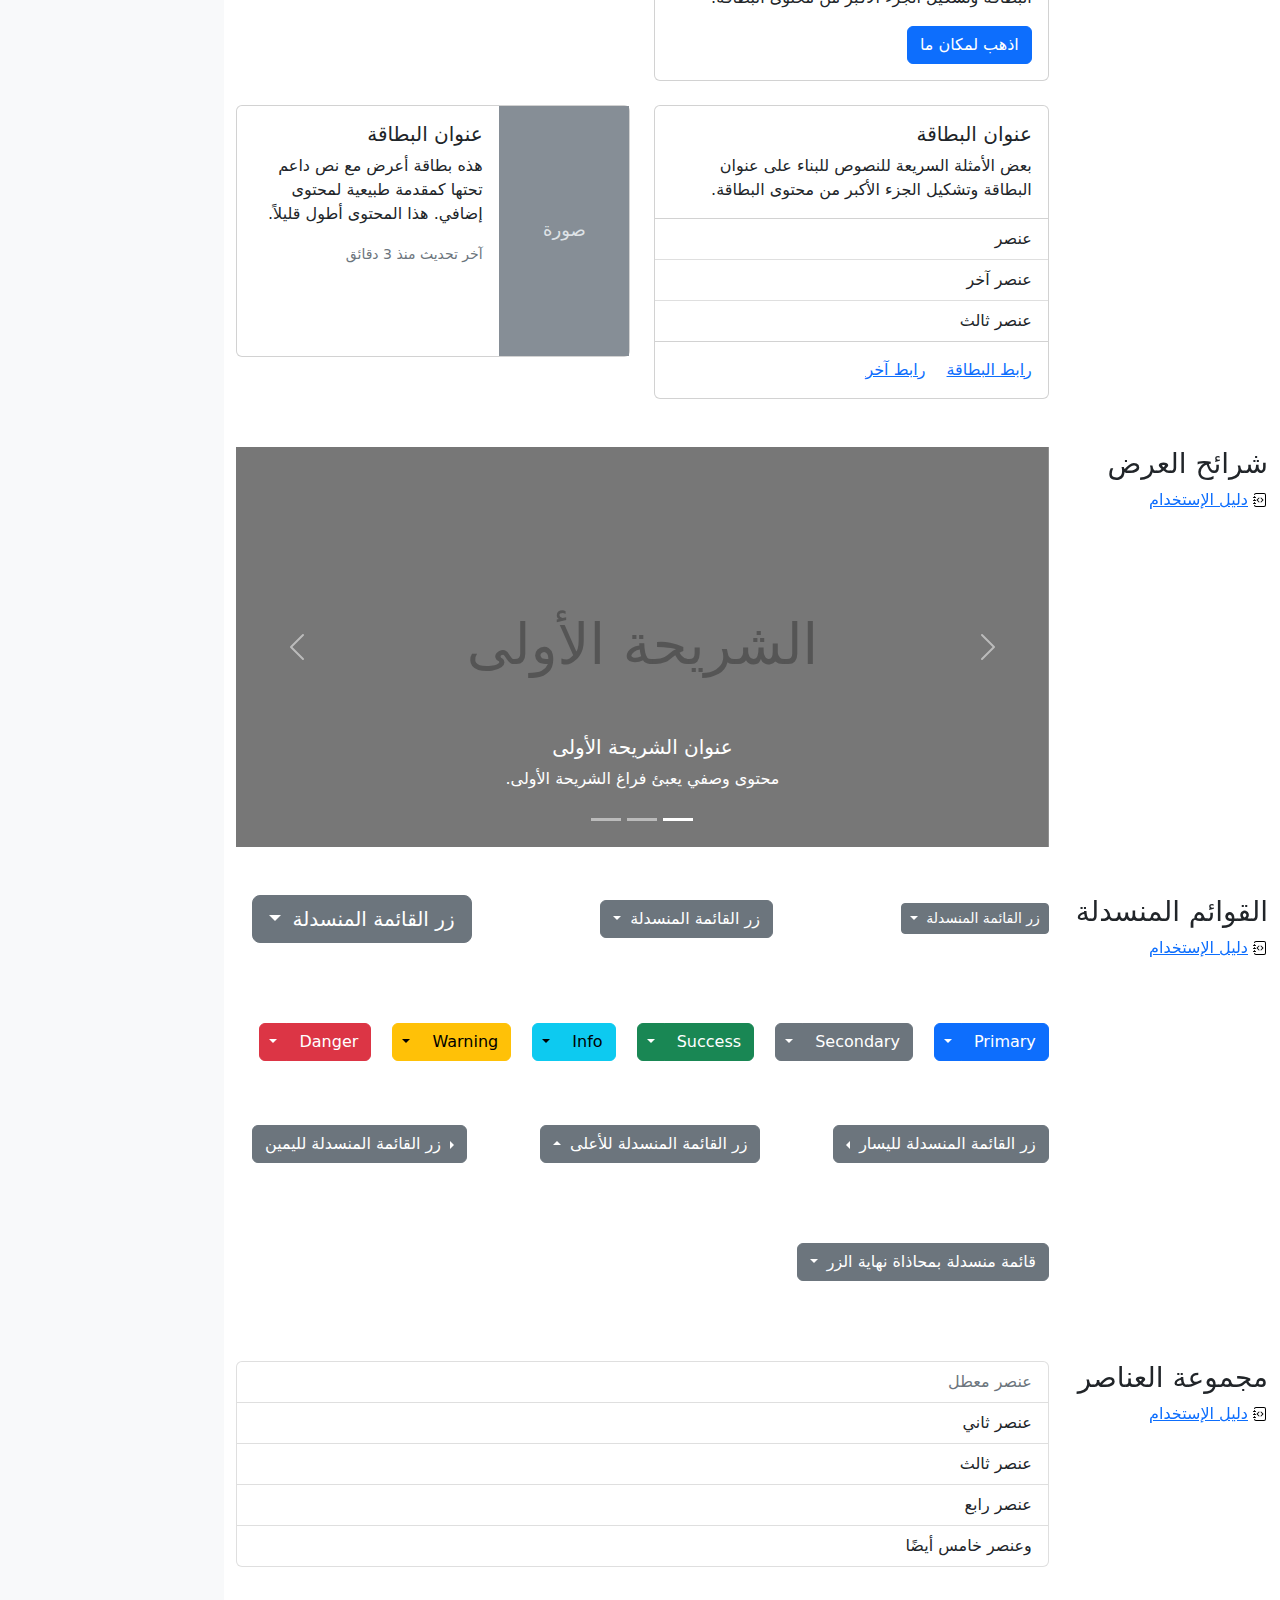
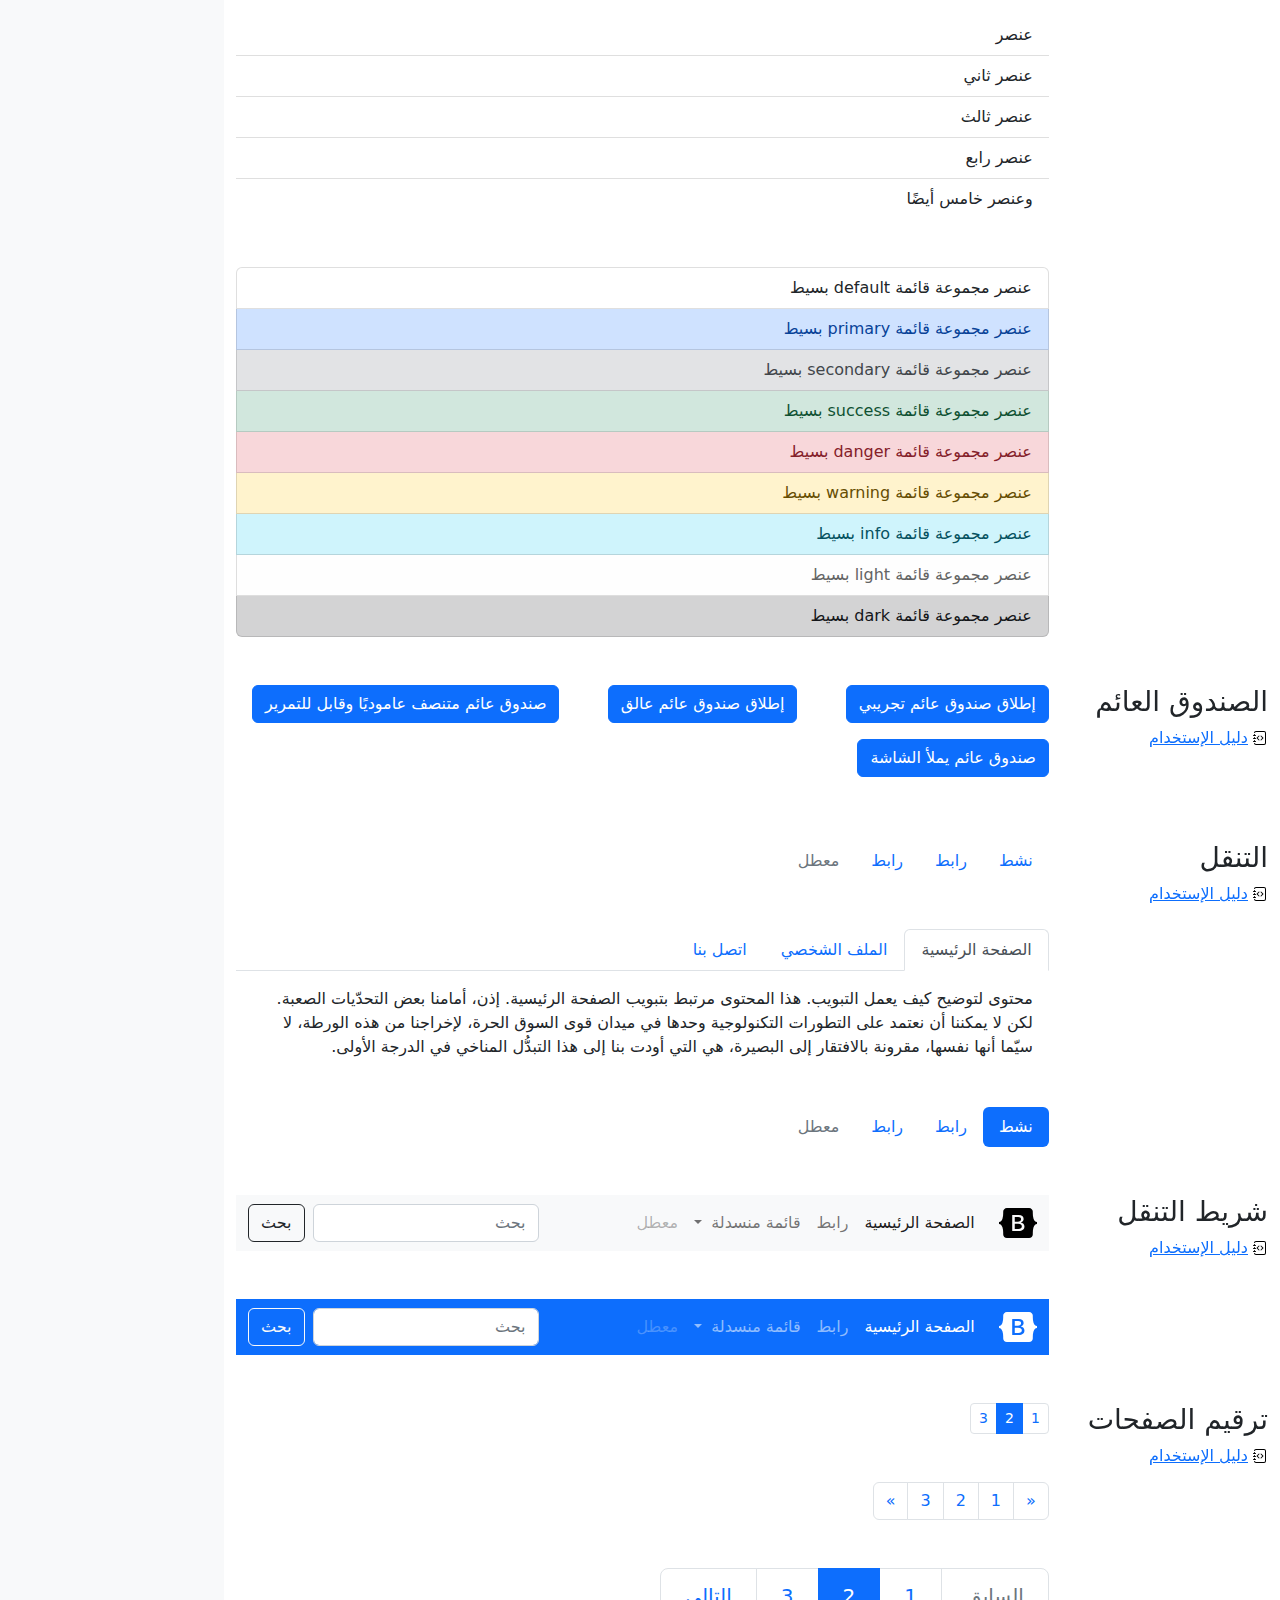
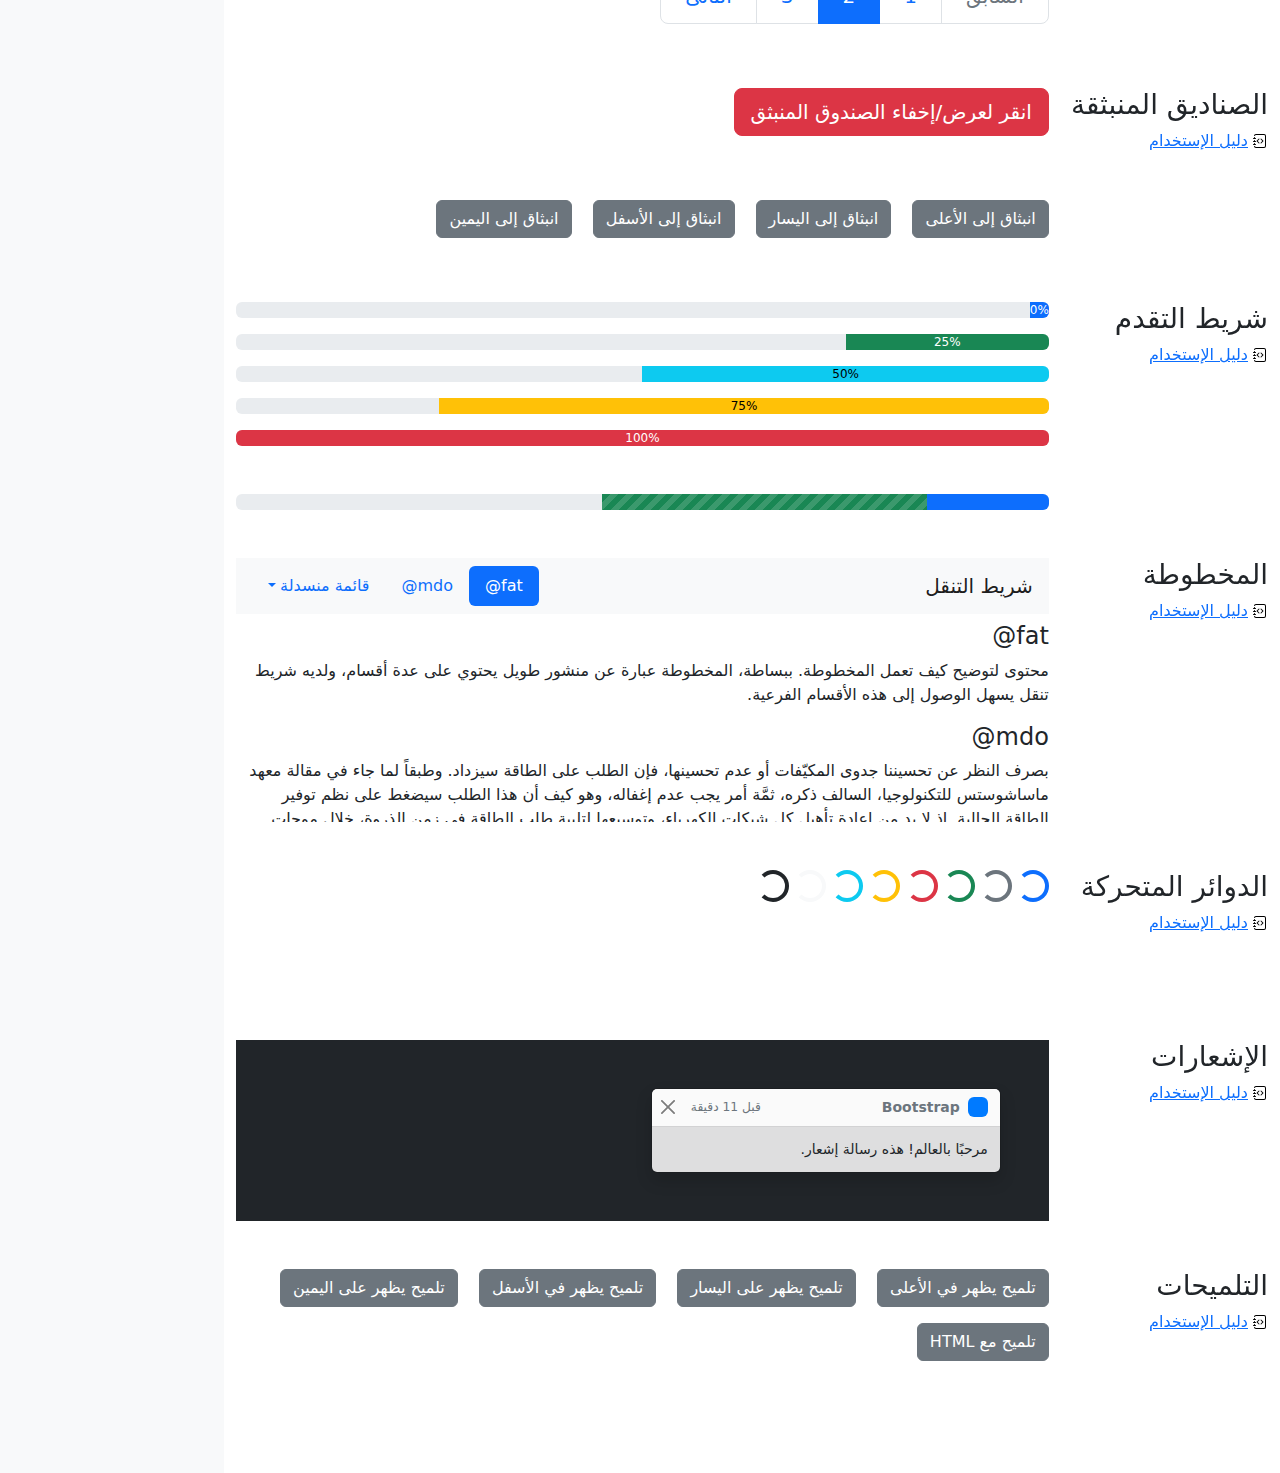
<file: bootstrap/cheatsheet-rtl/index.html>
<!doctype html>
<html lang="ar" dir="rtl">
  <head>
    <meta charset="utf-8">
    <meta name="viewport" content="width=device-width, initial-scale=1">
    <meta name="description" content="">
    <meta name="author" content="Mark Otto, Jacob Thornton, and Bootstrap contributors">
    <meta name="generator" content="Hugo 0.104.2">
    <title>ورقة الغش · Bootstrap v5.2</title>

    <link rel="canonical" href="https://getbootstrap.com/docs/5.2/examples/cheatsheet-rtl/">

    

    

<link href="../assets/dist/css/bootstrap.rtl.min.css" rel="stylesheet">

    <style>
      .bd-placeholder-img {
        font-size: 1.125rem;
        text-anchor: middle;
        -webkit-user-select: none;
        -moz-user-select: none;
        user-select: none;
      }

      @media (min-width: 768px) {
        .bd-placeholder-img-lg {
          font-size: 3.5rem;
        }
      }

      .b-example-divider {
        height: 3rem;
        background-color: rgba(0, 0, 0, .1);
        border: solid rgba(0, 0, 0, .15);
        border-width: 1px 0;
        box-shadow: inset 0 .5em 1.5em rgba(0, 0, 0, .1), inset 0 .125em .5em rgba(0, 0, 0, .15);
      }

      .b-example-vr {
        flex-shrink: 0;
        width: 1.5rem;
        height: 100vh;
      }

      .bi {
        vertical-align: -.125em;
        fill: currentColor;
      }

      .nav-scroller {
        position: relative;
        z-index: 2;
        height: 2.75rem;
        overflow-y: hidden;
      }

      .nav-scroller .nav {
        display: flex;
        flex-wrap: nowrap;
        padding-bottom: 1rem;
        margin-top: -1px;
        overflow-x: auto;
        text-align: center;
        white-space: nowrap;
        -webkit-overflow-scrolling: touch;
      }
    </style>

    
    <!-- Custom styles for this template -->
    <link href="../cheatsheet/cheatsheet.rtl.css" rel="stylesheet">
  </head>
  <body class="bg-light">
    
<header class="bd-header bg-dark py-3 d-flex align-items-stretch border-bottom border-dark">
  <div class="container-fluid d-flex align-items-center">
    <h1 class="d-flex align-items-center fs-4 text-white mb-0">
      <img src="../assets/brand/bootstrap-logo-white.svg" width="38" height="30" class="me-3" alt="Bootstrap">
      ورقة الغش
    </h1>
    <a href="../examples/cheatsheet/" class="ms-auto link-light" hreflang="en">جدول بيانات LTR</a>
  </div>
</header>
<aside class="bd-aside sticky-xl-top text-muted align-self-start mb-3 mb-xl-5 px-2">
  <h2 class="h6 pt-4 pb-3 mb-4 border-bottom">على هذه الصفحة</h2>
  <nav class="small" id="toc">
    <ul class="list-unstyled">
      <li class="my-2">
        <button class="btn d-inline-flex align-items-center collapsed border-0" data-bs-toggle="collapse" aria-expanded="false" data-bs-target="#contents-collapse" aria-controls="contents-collapse">المحتوى</button>
        <ul class="list-unstyled ps-3 collapse" id="contents-collapse">
          <li><a class="d-inline-flex align-items-center rounded text-decoration-none" href="#typography">النصوص</a></li>
          <li><a class="d-inline-flex align-items-center rounded text-decoration-none" href="#images">الصور</a></li>
          <li><a class="d-inline-flex align-items-center rounded text-decoration-none" href="#tables">الجداول</a></li>
          <li><a class="d-inline-flex align-items-center rounded text-decoration-none" href="#figures">النماذج البيانية</a></li>
        </ul>
      </li>
      <li class="my-2">
        <button class="btn d-inline-flex align-items-center collapsed border-0" data-bs-toggle="collapse" aria-expanded="false" data-bs-target="#forms-collapse" aria-controls="forms-collapse">النماذج</button>
        <ul class="list-unstyled ps-3 collapse" id="forms-collapse">
          <li><a class="d-inline-flex align-items-center rounded text-decoration-none" href="#overview">نظرة عامة</a></li>
          <li><a class="d-inline-flex align-items-center rounded text-decoration-none" href="#disabled-forms">الحقول المعطلة</a></li>
          <li><a class="d-inline-flex align-items-center rounded text-decoration-none" href="#sizing">الأحجام</a></li>
          <li><a class="d-inline-flex align-items-center rounded text-decoration-none" href="#input-group">مجموعة الإدخال</a></li>
          <li><a class="d-inline-flex align-items-center rounded text-decoration-none" href="#floating-labels">الحقول ذوي العناوين العائمة</a></li>
          <li><a class="d-inline-flex align-items-center rounded text-decoration-none" href="#validation">التحقق</a></li>
        </ul>
      </li>
      <li class="my-2">
        <button class="btn d-inline-flex align-items-center collapsed border-0" data-bs-toggle="collapse" aria-expanded="false" data-bs-target="#components-collapse" aria-controls="components-collapse">مكونات</button>
        <ul class="list-unstyled ps-3 collapse" id="components-collapse">
          <li><a class="d-inline-flex align-items-center rounded text-decoration-none" href="#accordion">المطوية</a></li>
          <li><a class="d-inline-flex align-items-center rounded text-decoration-none" href="#alerts">الإنذارات</a></li>
          <li><a class="d-inline-flex align-items-center rounded text-decoration-none" href="#badge">الشارة</a></li>
          <li><a class="d-inline-flex align-items-center rounded text-decoration-none" href="#breadcrumb">مسار التنقل التفصيلي</a></li>
          <li><a class="d-inline-flex align-items-center rounded text-decoration-none" href="#buttons">الأزرار</a></li>
          <li><a class="d-inline-flex align-items-center rounded text-decoration-none" href="#button-group">مجموعة الأزرار</a></li>
          <li><a class="d-inline-flex align-items-center rounded text-decoration-none" href="#card">البطاقة</a></li>
          <li><a class="d-inline-flex align-items-center rounded text-decoration-none" href="#carousel">شرائح العرض</a></li>
          <li><a class="d-inline-flex align-items-center rounded text-decoration-none" href="#dropdowns">القوائم المنسدلة</a></li>
          <li><a class="d-inline-flex align-items-center rounded text-decoration-none" href="#list-group">مجموعة العناصر</a></li>
          <li><a class="d-inline-flex align-items-center rounded text-decoration-none" href="#modal">الصندوق العائم</a></li>
          <li><a class="d-inline-flex align-items-center rounded text-decoration-none" href="#navs">التنقل</a></li>
          <li><a class="d-inline-flex align-items-center rounded text-decoration-none" href="#navbar">شريط التنقل</a></li>
          <li><a class="d-inline-flex align-items-center rounded text-decoration-none" href="#pagination">ترقيم الصفحات</a></li>
          <li><a class="d-inline-flex align-items-center rounded text-decoration-none" href="#popovers">الصناديق المنبثقة</a></li>
          <li><a class="d-inline-flex align-items-center rounded text-decoration-none" href="#progress">شريط التقدم</a></li>
          <li><a class="d-inline-flex align-items-center rounded text-decoration-none" href="#scrollspy">المخطوطة</a></li>
          <li><a class="d-inline-flex align-items-center rounded text-decoration-none" href="#spinners">الدوائر المتحركة</a></li>
          <li><a class="d-inline-flex align-items-center rounded text-decoration-none" href="#toasts">الإشعارات</a></li>
          <li><a class="d-inline-flex align-items-center rounded text-decoration-none" href="#tooltips">التلميحات</a></li>
        </ul>
      </li>
    </ul>
  </nav>
</aside>
<div class="bd-cheatsheet container-fluid bg-body">
  <section id="content">
    <h2 class="sticky-xl-top fw-bold pt-3 pt-xl-5 pb-2 pb-xl-3">المحتوى</h2>

    <article class="my-3" id="typography">
      <div class="bd-heading sticky-xl-top align-self-start mt-5 mb-3 mt-xl-0 mb-xl-2">
        <h3>النصوص</h3>
        <a class="d-flex align-items-center" hreflang="en" href="../content/typography/">دليل الإستخدام</a>
      </div>

      <div>
        <div class="bd-example-snippet bd-code-snippet"><div class="bd-example">
        <p class="display-1">العرض 1</p>
        <p class="display-2">العرض 2</p>
        <p class="display-3">العرض 3</p>
        <p class="display-4">العرض 4</p>
        <p class="display-5">العرض 5</p>
        <p class="display-6">العرض 6</p>
        </div></div>


        <div class="bd-example-snippet bd-code-snippet"><div class="bd-example">
        <p class="h1">عنوان 1</p>
        <p class="h2">عنوان 2</p>
        <p class="h3">عنوان 3</p>
        <p class="h4">عنوان 4</p>
        <p class="h5">عنوان 5</p>
        <p class="h6">عنوان 6</p>
        </div></div>


        <div class="bd-example-snippet bd-code-snippet"><div class="bd-example">
        <p class="lead">
          هذه قطعة إملائية متميزة، فهي مصممة لتكون بارزة من بين القطع الإملائية الأخرى.
        </p>
        </div></div>


        <div class="bd-example-snippet bd-code-snippet"><div class="bd-example">
        <p>يمكنك استخدام تصنيف mark <mark>لتحديد</mark> نص.</p>
        <p><del>من المفترض أن يتم التعامل مع هذا السطر كنص محذوف.</del></p>
        <p><s>من المفترض أن يتم التعامل مع هذا السطر على أنه لم يعد دقيقًا.</s></p>
        <p><ins>من المفترض أن يتم التعامل مع هذا السطر كإضافة إلى المستند.</ins></p>
        <p><u>سيتم عرض النص في هذا السطر كما وتحته خط.</u></p>
        <p><small>من المفترض أن يتم التعامل مع هذا السطر على أنه يحوي تفاصيل صغيرة.</small></p>
        <p><strong>هذا السطر يحوي نص عريض.</strong></p>
        <p><em>هذا السطر يحوي نص مائل.</em></p>
        </div></div>


        <div class="bd-example-snippet bd-code-snippet"><div class="bd-example">
        <hr>
        </div></div>


        <div class="bd-example-snippet bd-code-snippet"><div class="bd-example">
        <blockquote class="blockquote">
          <p>إقتباس مبهر، موضوع في عنصر blockquote</p>
          <footer class="blockquote-footer">شخص مشهور في <cite title= "عنوان المصدر"> عنوان المصدر </cite></footer>
        </blockquote>
        </div></div>


        <div class="bd-example-snippet bd-code-snippet"><div class="bd-example">
        <ul class="list-unstyled">
          <li>هذه قائمة عناصر.</li>
          <li>بالرغم من أنها مصممة كي لا تظهر كذلك.</li>
          <li>إلا أنها مجهزة كـ قائمة خلف الكواليس</li>
          <li>هذا التصميم ينطبق فقد على القائمة الرئيسية</li>
          <li>القوائم الفرعية
            <ul>
              <li>لا تتأثر بهذا التصميم</li>
              <li>فهي تظهر عليها علامات الترقيم</li>
              <li>وتحتوي على مساحة فارغة بجوارها</li>
            </ul>
          </li>
          <li>قد يكون هذا التصميم مفيدًا في بعض الأحيان.</li>
        </ul>
        </div></div>


        <div class="bd-example-snippet bd-code-snippet"><div class="bd-example">
        <ul class="list-inline">
          <li class="list-inline-item">هذا عنصر في قائمة.</li>
          <li class="list-inline-item">وهذا أيضًا.</li>
          <li class="list-inline-item">لكنهم يظهرون متجاورين.</li>
        </ul>
        </div></div>

      </div>
    </article>
    <article class="my-3" id="images">
      <div class="bd-heading sticky-xl-top align-self-start mt-5 mb-3 mt-xl-0 mb-xl-2">
        <h3>الصور</h3>
        <a class="d-flex align-items-center" hreflang="en" href="../content/images/">دليل الإستخدام</a>
      </div>

      <div>
        <div class="bd-example-snippet bd-code-snippet"><div class="bd-example">
        <svg class="bd-placeholder-img bd-placeholder-img-lg img-fluid" width="100%" height="250" xmlns="http://www.w3.org/2000/svg" role="img" aria-label="Placeholder: صورة مستجيبة" preserveAspectRatio="xMidYMid slice" focusable="false"><title>Placeholder</title><rect width="100%" height="100%" fill="#868e96"/><text x="50%" y="50%" fill="#dee2e6" dy=".3em">صورة مستجيبة</text></svg>

        </div></div>


        <div class="bd-example-snippet bd-code-snippet"><div class="bd-example">
        <svg class="bd-placeholder-img img-thumbnail" width="200" height="200" xmlns="http://www.w3.org/2000/svg" role="img" aria-label="صورة عنصر نائب مربع عام مع حدود بيضاء حولها ، مما يجعلها تشبه صورة تم التقاطها بكاميرا فورية قديمة: 200x200" preserveAspectRatio="xMidYMid slice" focusable="false"><title>صورة عنصر نائب مربع عام مع حدود بيضاء حولها ، مما يجعلها تشبه صورة تم التقاطها بكاميرا فورية قديمة</title><rect width="100%" height="100%" fill="#868e96"/><text x="50%" y="50%" fill="#dee2e6" dy=".3em">200x200</text></svg>

        </div></div>

      </div>
    </article>
    <article class="my-3" id="tables">
      <div class="bd-heading sticky-xl-top align-self-start mt-5 mb-3 mt-xl-0 mb-xl-2">
        <h3>الجداول</h3>
        <a class="d-flex align-items-center" hreflang="en" href="../content/tables/">دليل الإستخدام</a>
      </div>

      <div>
        <div class="bd-example-snippet bd-code-snippet"><div class="bd-example">
        <table class="table table-striped">
          <thead>
          <tr>
            <th scope="col">#</th>
            <th scope="col">الاسم الاول</th>
            <th scope="col">الكنية</th>
            <th scope="col">الاسم المستعار</th>
          </tr>
          </thead>
          <tbody>
          <tr>
            <th scope="row">1</th>
            <td>Mark</td>
            <td>Otto</td>
            <td><bdo lang="en" dir="ltr">@mdo</bdo></td>
          </tr>
          <tr>
            <th scope="row">2</th>
            <td>Jacob</td>
            <td>Thornton</td>
            <td><bdo lang="en" dir="ltr">@fat</bdo></td>
          </tr>
          <tr>
            <th scope="row">3</th>
            <td colspan="2">Larry the Bird</td>
            <td><bdo lang="en" dir="ltr">@twitter</bdo></td>
          </tr>
          </tbody>
        </table>
        </div></div>


        <div class="bd-example-snippet bd-code-snippet"><div class="bd-example">
        <table class="table table-dark table-borderless">
          <thead>
          <tr>
            <th scope="col">#</th>
            <th scope="col">الاسم الاول</th>
            <th scope="col">الكنية</th>
            <th scope="col">الاسم المستعار</th>
          </tr>
          </thead>
          <tbody>
          <tr>
            <th scope="row">1</th>
            <td>Mark</td>
            <td>Otto</td>
            <td><bdo lang="en" dir="ltr">@mdo</bdo></td>
          </tr>
          <tr>
            <th scope="row">2</th>
            <td>Jacob</td>
            <td>Thornton</td>
            <td><bdo lang="en" dir="ltr">@fat</bdo></td>
          </tr>
          <tr>
            <th scope="row">3</th>
            <td colspan="2">Larry the Bird</td>
            <td><bdo lang="en" dir="ltr">@twitter</bdo></td>
          </tr>
          </tbody>
        </table>
        </div></div>


        <div class="bd-example-snippet bd-code-snippet"><div class="bd-example">
        <table class="table table-hover">
          <thead>
          <tr>
            <th scope="col">Class</th>
            <th scope="col">عنوان</th>
            <th scope="col">عنوان</th>
          </tr>
          </thead>
          <tbody>
          <tr>
            <th scope="row">Default</th>
            <td>خلية</td>
            <td>خلية</td>
          </tr>
          
          <tr class="table-primary">
            <th scope="row">Primary</th>
            <td>خلية</td>
            <td>خلية</td>
          </tr>
          <tr class="table-secondary">
            <th scope="row">Secondary</th>
            <td>خلية</td>
            <td>خلية</td>
          </tr>
          <tr class="table-success">
            <th scope="row">Success</th>
            <td>خلية</td>
            <td>خلية</td>
          </tr>
          <tr class="table-danger">
            <th scope="row">Danger</th>
            <td>خلية</td>
            <td>خلية</td>
          </tr>
          <tr class="table-warning">
            <th scope="row">Warning</th>
            <td>خلية</td>
            <td>خلية</td>
          </tr>
          <tr class="table-info">
            <th scope="row">Info</th>
            <td>خلية</td>
            <td>خلية</td>
          </tr>
          <tr class="table-light">
            <th scope="row">Light</th>
            <td>خلية</td>
            <td>خلية</td>
          </tr>
          <tr class="table-dark">
            <th scope="row">Dark</th>
            <td>خلية</td>
            <td>خلية</td>
          </tr>
          </tbody>
        </table>
        </div></div>


        <div class="bd-example-snippet bd-code-snippet"><div class="bd-example">
        <table class="table table-sm table-bordered">
          <thead>
          <tr>
            <th scope="col">#</th>
            <th scope="col">الاسم الاول</th>
            <th scope="col">الكنية</th>
            <th scope="col">الاسم المستعار</th>
          </tr>
          </thead>
          <tbody>
          <tr>
            <th scope="row">1</th>
            <td>Mark</td>
            <td>Otto</td>
            <td><bdo lang="en" dir="ltr">@mdo</bdo></td>
          </tr>
          <tr>
            <th scope="row">2</th>
            <td>Jacob</td>
            <td>Thornton</td>
            <td><bdo lang="en" dir="ltr">@fat</bdo></td>
          </tr>
          <tr>
            <th scope="row">3</th>
            <td colspan="2">Larry the Bird</td>
            <td><bdo lang="en" dir="ltr">@twitter</bdo></td>
          </tr>
          </tbody>
        </table>
        </div></div>

      </div>
    </article>
    <article class="my-3" id="figures">
      <div class="bd-heading sticky-xl-top align-self-start mt-5 mb-3 mt-xl-0 mb-xl-2">
        <h3>النماذج البيانية</h3>
        <a class="d-flex align-items-center" hreflang="en" href="../content/figures/">دليل الإستخدام</a>
      </div>

      <div>
        <div class="bd-example-snippet bd-code-snippet"><div class="bd-example">
        <figure class="figure">
          <svg class="bd-placeholder-img figure-img img-fluid rounded" width="400" height="300" xmlns="http://www.w3.org/2000/svg" role="img" aria-label="Placeholder: 400x300" preserveAspectRatio="xMidYMid slice" focusable="false"><title>Placeholder</title><rect width="100%" height="100%" fill="#868e96"/><text x="50%" y="50%" fill="#dee2e6" dy=".3em">400x300</text></svg>

          <figcaption class="figure-caption">شرح للصورة أعلاه.</figcaption>
        </figure>
        </div></div>

      </div>
    </article>
  </section>

  <section id="forms">
    <h2 class="sticky-xl-top fw-bold pt-3 pt-xl-5 pb-2 pb-xl-3">النماذج</h2>

    <article class="my-3" id="overview">
      <div class="bd-heading sticky-xl-top align-self-start mt-5 mb-3 mt-xl-0 mb-xl-2">
        <h3>نظرة عامة</h3>
        <a class="d-flex align-items-center" hreflang="en" href="../forms/overview/">دليل الإستخدام</a>
      </div>

      <div>
        <div class="bd-example-snippet bd-code-snippet"><div class="bd-example">
        <form>
          <div class="mb-3">
            <label for="exampleInputEmail1" class="form-label">البريد الإلكتروني</label>
            <input type="email" class="form-control" id="exampleInputEmail1" aria-describedby="emailHelp">
            <div id="emailHelp" class="form-text">لن نقوم بمشاركة بريدك الإلكتروني مع أي شخص آخر.</div>
          </div>
          <div class="mb-3">
            <label for="exampleInputPassword1" class="form-label">كلمة السر</label>
            <input type="password" class="form-control" id="exampleInputPassword1">
          </div>
          <div class="mb-3">
            <label for="exampleSelect" class="form-label">قائمة اختيار</label>
            <select class="form-select" id="exampleSelect">
              <option selected>افتح قائمة الاختيار هذه</option>
              <option value="1">واحد</option>
              <option value="2">اثنان</option>
              <option value="3">ثلاثة</option>
            </select>
          </div>
          <div class="mb-3 form-check">
            <input type="checkbox" class="form-check-input" id="exampleCheck1">
            <label class="form-check-label" for="exampleCheck1">اخترني</label>
          </div>
          <fieldset class="mb-3">
            <legend>أزرار الاختيار الأحادي</legend>
            <div class="form-check">
              <input type="radio" name="radios" class="form-check-input" id="exampleRadio1" checked>
              <label class="form-check-label" for="exampleRadio1">الخيار الافتراضي</label>
            </div>
            <div class="mb-3 form-check">
              <input type="radio" name="radios" class="form-check-input" id="exampleRadio2">
              <label class="form-check-label" for="exampleRadio2">خيار آخر</label>
            </div>
          </fieldset>
          <div class="mb-3">
            <label class="form-label" for="customFile">رفع</label>
            <input type="file" class="form-control" id="customFile">
          </div>
          <div class="mb-3 form-check form-switch">
            <input class="form-check-input" type="checkbox" role="switch" id="flexSwitchCheckChecked" checked>
            <label class="form-check-label" for="flexSwitchCheckChecked">زر على شكل مفتاح اختيار.</label>
          </div>
          <div class="mb-3">
            <label for="customRange3" class="form-label">مثال على حقل اختيار نطاقي</label>
            <input type="range" class="form-range" min="0" max="5" step="0.5" id="customRange3">
          </div>
          <button type="submit" class="btn btn-primary">إرسال</button>
        </form>
        </div></div>

      </div>
    </article>
    <article class="my-3" id="disabled-forms">
      <div class="bd-heading sticky-xl-top align-self-start mt-5 mb-3 mt-xl-0 mb-xl-2">
        <h3>الحقول المعطلة</h3>
        <a class="d-flex align-items-center" hreflang="en" href="../forms/overview/#disabled-forms">دليل الإستخدام</a>
      </div>

      <div>
        <div class="bd-example-snippet bd-code-snippet"><div class="bd-example">
        <form>
          <fieldset disabled aria-label="مثال على مجموعة الحقول المعطلة">
            <div class="mb-3">
              <label for="disabledTextInput" class="form-label">حقل إدخال معطل</label>
              <input type="text" id="disabledTextInput" class="form-control" placeholder="حقل إدخال معطل">
            </div>
            <div class="mb-3">
              <label for="disabledSelect" class="form-label">قائمة اختيار معطلة</label>
              <select id="disabledSelect" class="form-select">
                <option>خيار معطل</option>
              </select>
            </div>
            <div class="mb-3">
              <div class="form-check">
                <input class="form-check-input" type="checkbox" id="disabledFieldsetCheck" disabled>
                <label class="form-check-label" for="disabledFieldsetCheck">
                  زر اختيار معطل
                </label>
              </div>
            </div>
            <fieldset class="mb-3">
              <legend>أزرار اختيار أحادي معطلين</legend>
              <div class="form-check">
                <input type="radio" name="radios" class="form-check-input" id="disabledRadio1" disabled>
                <label class="form-check-label" for="disabledRadio1">خيار معطل</label>
              </div>
              <div class="mb-3 form-check">
                <input type="radio" name="radios" class="form-check-input" id="disabledRadio2" disabled>
                <label class="form-check-label" for="disabledRadio2">خيار آخر معطل</label>
              </div>
            </fieldset>
            <div class="mb-3">
              <label class="form-label" for="disabledCustomFile">رفع معطل</label>
              <input type="file" class="form-control" id="disabledCustomFile" disabled>
            </div>
            <div class="mb-3 form-check form-switch">
              <input class="form-check-input" type="checkbox" role="switch" id="disabledSwitchCheckChecked" checked disabled>
              <label class="form-check-label" for="disabledSwitchCheckChecked">زر معطل على شكل مفتاح اختيار.</label>
            </div>
            <div class="mb-3">
              <label for="disabledRange" class="form-label">حقل اختيار نطاقي معطل</label>
              <input type="range" class="form-range" min="0" max="5" step="0.5" id="disabledRange">
            </div>
            <button type="submit" class="btn btn-primary">إرسال</button>
          </fieldset>
        </form>
        </div></div>

      </div>
    </article>
    <article class="my-3" id="sizing">
      <div class="bd-heading sticky-xl-top align-self-start mt-5 mb-3 mt-xl-0 mb-xl-2">
        <h3>الأحجام</h3>
        <a class="d-flex align-items-center" hreflang="en" href="../forms/form-control/#sizing">دليل الإستخدام</a>
      </div>

      <div>
        <div class="bd-example-snippet bd-code-snippet"><div class="bd-example">
        <div class="mb-3">
          <input class="form-control form-control-lg" type="text" placeholder="حقل إدخال كبير" aria-label=".form-control-lg مثال">
        </div>
        <div class="mb-3">
          <select class="form-select form-select-lg" aria-label=".form-select-lg مثال">
            <option selected>افتح قائمة الاختيار هذه</option>
            <option value="1">واحد</option>
            <option value="2">اثنان</option>
            <option value="3">ثلاثة</option>
          </select>
        </div>
        <div class="mb-3">
          <input type="file" class="form-control form-control-lg" aria-label="مثال على إدخال ملف كبير">
        </div>
        </div></div>


        <div class="bd-example-snippet bd-code-snippet"><div class="bd-example">
        <div class="mb-3">
          <input class="form-control form-control-sm" type="text" placeholder="حقل إدخال صغير" aria-label=".form-control-sm مثال">
        </div>
        <div class="mb-3">
          <select class="form-select form-select-sm" aria-label=".form-select-sm مثال">
            <option selected>افتح قائمة الاختيار هذه</option>
            <option value="1">واحد</option>
            <option value="2">اثنان</option>
            <option value="3">ثلاثة</option>
          </select>
        </div>
        <div class="mb-3">
          <input type="file" class="form-control form-control-sm" aria-label="مثال على إدخال ملف صغير">
        </div>
        </div></div>

      </div>
    </article>
    <article class="my-3" id="input-group">
      <div class="bd-heading sticky-xl-top align-self-start mt-5 mb-3 mt-xl-0 mb-xl-2">
        <h3>مجموعة الإدخال</h3>
        <a class="d-flex align-items-center" hreflang="en" href="../forms/input-group/">دليل الإستخدام</a>
      </div>

      <div>
        <div class="bd-example-snippet bd-code-snippet"><div class="bd-example">
        <div class="input-group mb-3">
          <span class="input-group-text" id="basic-addon1">أنا اسمي</span>
          <input type="text" class="form-control" placeholder="فلان الفلاني" aria-label="الاسم" aria-describedby="basic-addon1">
        </div>
        <div class="input-group mb-3">
          <input type="text" class="form-control" placeholder="أنا أحب الكعك والقهوة" aria-label="الطعام المفضل" aria-describedby="basic-addon2">
          <span class="input-group-text" id="basic-addon2">وغيرها</span>
        </div>
        <label for="basic-url" class="form-label">عنوان حسابك الشخصي</label>
        <div class="input-group mb-3">
          <input type="text" class="form-control" id="basic-url" aria-describedby="basic-addon3">
          <span class="input-group-text" id="basic-addon3"><bdo lang="en" dir="ltr">https://example.com/users/</bdo></span>
        </div>
        <div class="input-group mb-3">
          <span class="input-group-text"><bdo lang="en" dir="ltr">.00</bdo></span>
          <input type="text" class="form-control" aria-label="المبلغ (لأقرب دولار)">
          <span class="input-group-text">$</span>
        </div>
        <div class="input-group">
          <span class="input-group-text">مع textarea</span>
          <textarea class="form-control" aria-label="مع textarea"></textarea>
        </div>
        </div></div>

      </div>
    </article>
    <article class="my-3" id="floating-labels">
      <div class="bd-heading sticky-xl-top align-self-start mt-5 mb-3 mt-xl-0 mb-xl-2">
        <h3>الحقول ذوي العناوين العائمة</h3>
        <a class="d-flex align-items-center" href="../forms/floating-labels/">دليل الإستخدام</a>
      </div>

      <div>
        <div class="bd-example-snippet bd-code-snippet"><div class="bd-example">
        <form>
          <div class="form-floating mb-3">
            <input type="email" class="form-control" id="floatingInput" placeholder="name@example.com">
            <label for="floatingInput">البريد الالكتروني</label>
          </div>
          <div class="form-floating">
            <input type="password" class="form-control" id="floatingPassword" placeholder="كلمة السر">
            <label for="floatingPassword">كلمة السر</label>
          </div>
        </form>
        </div></div>

      </div>
    </article>
    <article class="my-3" id="validation">
      <div class="bd-heading sticky-xl-top align-self-start mt-5 mb-3 mt-xl-0 mb-xl-2">
        <h3>التحقق</h3>
        <a class="d-flex align-items-center" hreflang="en" href="../forms/validation/">دليل الإستخدام</a>
      </div>

      <div>
        <div class="bd-example-snippet bd-code-snippet"><div class="bd-example">
        <form class="row g-3">
          <div class="col-md-4">
            <label for="validationServer01" class="form-label">الاسم الاول</label>
            <input type="text" class="form-control is-valid" id="validationServer01" value="Mark" required>
            <div class="valid-feedback">
              يبدو صحيحًا!
            </div>
          </div>
          <div class="col-md-4">
            <label for="validationServer02" class="form-label">الكنية</label>
            <input type="text" class="form-control is-valid" id="validationServer02" value="Otto" required>
            <div class="valid-feedback">
              يبدو صحيحًا!
            </div>
          </div>
          <div class="col-md-4">
            <label for="validationServerUsername" class="form-label">اسم المستخدم</label>
            <div class="input-group has-validation">
              <input type="text" class="form-control is-invalid" id="validationServerUsername" aria-describedby="inputGroupPrepend3" required>
              <span class="input-group-text" id="inputGroupPrepend3">@</span>
              <div class="invalid-feedback">
                يرجى اختيار اسم مستخدم.
              </div>
            </div>
          </div>
          <div class="col-md-6">
            <label for="validationServer03" class="form-label">مدينة</label>
            <input type="text" class="form-control is-invalid" id="validationServer03" required>
            <div class="invalid-feedback">
              يرجى إدخال مدينة صحيحة.
            </div>
          </div>
          <div class="col-md-3">
            <label for="validationServer04" class="form-label">حالة</label>
            <select class="form-select is-invalid" id="validationServer04" required>
              <option selected disabled value="">اختر...</option>
              <option>...</option>
            </select>
            <div class="invalid-feedback">
              يرجى اختيار ولاية صحيحة.
            </div>
          </div>
          <div class="col-md-3">
            <label for="validationServer05" class="form-label">الرمز البريدي</label>
            <input type="text" class="form-control is-invalid" id="validationServer05" required>
            <div class="invalid-feedback">
              يرجى إدخال رمز بريدي صحيح.
            </div>
          </div>
          <div class="col-12">
            <div class="form-check">
              <input class="form-check-input is-invalid" type="checkbox" value="" id="invalidCheck3" required>
              <label class="form-check-label" for="invalidCheck3">
                أوافق على الشروط والأحكام
              </label>
              <div class="invalid-feedback">
                تجب الموافقة قبل إرسال النموذج.
              </div>
            </div>
          </div>
          <div class="col-12">
            <button class="btn btn-primary" type="submit">إرسال النموذج</button>
          </div>
        </form>
        </div></div>

      </div>
    </article>
  </section>

  <section id="components">
    <h2 class="sticky-xl-top fw-bold pt-3 pt-xl-5 pb-2 pb-xl-3">العناصر</h2>

    <article class="my-3" id="accordion">
      <div class="bd-heading sticky-xl-top align-self-start mt-5 mb-3 mt-xl-0 mb-xl-2">
        <h3>المطوية</h3>
        <a class="d-flex align-items-center" hreflang="en" href="../components/accordion/">دليل الإستخدام</a>
      </div>

      <div>
        <div class="bd-example-snippet bd-code-snippet"><div class="bd-example">
        <div class="accordion" id="accordionExample">
          <div class="accordion-item">
            <h4 class="accordion-header" id="headingOne">
              <button class="accordion-button" type="button" data-bs-toggle="collapse" data-bs-target="#collapseOne" aria-expanded="true" aria-controls="collapseOne">
                عنصر المطوية الأول
              </button>
            </h4>
            <div id="collapseOne" class="accordion-collapse collapse show" aria-labelledby="headingOne" data-bs-parent="#accordionExample">
              <div class="accordion-body">
                <strong>هذا هو محتوى عنصر المطوية الأول.</strong> سيكون المحتوى مخفيًا بشكل إفتراضي حتى يقوم Bootstrap بإضافة الكلاسات اللازمة لكل عنصر في المطوية. هذه الكلاسات تتحكم بالمظهر العام ووتتحكم أيضا بإظهار وإخفاء أقسام المطوية عبر حركات CSS الإنتقالية. يمكنك تعديل أي من هذه عبر كلاسات CSS خاصة بك، او عبر تغيير القيم الإفتراضية المقدمة من Bootstrap. من الجدير بالذكر أنه يمكن وضع أي كود HTML هنا، ولكن الحركة الإنتقالية قد تحد من الoverflow.
              </div>
            </div>
          </div>
          <div class="accordion-item">
            <h4 class="accordion-header" id="headingTwo">
              <button class="accordion-button collapsed" type="button" data-bs-toggle="collapse" data-bs-target="#collapseTwo" aria-expanded="false" aria-controls="collapseTwo">
                عنصر المطوية الثاني
              </button>
            </h4>
            <div id="collapseTwo" class="accordion-collapse collapse" aria-labelledby="headingTwo" data-bs-parent="#accordionExample">
              <div class="accordion-body">
                <strong>هذا هو محتوى عنصر المطوية الثاني.</strong> سيكون المحتوى مخفيًا بشكل إفتراضي حتى يقوم Bootstrap بإضافة الكلاسات اللازمة لكل عنصر في المطوية. هذه الكلاسات تتحكم بالمظهر العام ووتتحكم أيضا بإظهار وإخفاء أقسام المطوية عبر حركات CSS الإنتقالية. يمكنك تعديل أي من هذه عبر كلاسات CSS خاصة بك، او عبر تغيير القيم الإفتراضية المقدمة من Bootstrap. من الجدير بالذكر أنه يمكن وضع أي كود HTML هنا، ولكن الحركة الإنتقالية قد تحد من الoverflow.
              </div>
            </div>
          </div>
          <div class="accordion-item">
            <h4 class="accordion-header" id="headingThree">
              <button class="accordion-button collapsed" type="button" data-bs-toggle="collapse" data-bs-target="#collapseThree" aria-expanded="false" aria-controls="collapseThree">
                عنصر المطوية الثالث
              </button>
            </h4>
            <div id="collapseThree" class="accordion-collapse collapse" aria-labelledby="headingThree" data-bs-parent="#accordionExample">
              <div class="accordion-body">
                <strong>هذا هو محتوى عنصر المطوية الثالث.</strong> سيكون المحتوى مخفيًا بشكل إفتراضي حتى يقوم Bootstrap بإضافة الكلاسات اللازمة لكل عنصر في المطوية. هذه الكلاسات تتحكم بالمظهر العام ووتتحكم أيضا بإظهار وإخفاء أقسام المطوية عبر حركات CSS الإنتقالية. يمكنك تعديل أي من هذه عبر كلاسات CSS خاصة بك، او عبر تغيير القيم الإفتراضية المقدمة من Bootstrap. من الجدير بالذكر أنه يمكن وضع أي كود HTML هنا، ولكن الحركة الإنتقالية قد تحد من الoverflow.
              </div>
            </div>
          </div>
        </div>
        </div></div>

      </div>
    </article>
    <article class="my-3" id="alerts">
      <div class="bd-heading sticky-xl-top align-self-start mt-5 mb-3 mt-xl-0 mb-xl-2">
        <h3>الإنذارات</h3>
        <a class="d-flex align-items-center" hreflang="en" href="../components/alerts/">دليل الإستخدام</a>
      </div>

      <div>
        <div class="bd-example-snippet bd-code-snippet"><div class="bd-example">
        
        <div class="alert alert-primary alert-dismissible fade show" role="alert">
          تنبيه primary بسيط مع <a href="#" class="alert-link">رابط مثال</a>. أعطها نقرة إذا أردت.
          <button type="button" class="btn-close" data-bs-dismiss="alert" aria-label="قريب"></button>
        </div>
        <div class="alert alert-secondary alert-dismissible fade show" role="alert">
          تنبيه secondary بسيط مع <a href="#" class="alert-link">رابط مثال</a>. أعطها نقرة إذا أردت.
          <button type="button" class="btn-close" data-bs-dismiss="alert" aria-label="قريب"></button>
        </div>
        <div class="alert alert-success alert-dismissible fade show" role="alert">
          تنبيه success بسيط مع <a href="#" class="alert-link">رابط مثال</a>. أعطها نقرة إذا أردت.
          <button type="button" class="btn-close" data-bs-dismiss="alert" aria-label="قريب"></button>
        </div>
        <div class="alert alert-danger alert-dismissible fade show" role="alert">
          تنبيه danger بسيط مع <a href="#" class="alert-link">رابط مثال</a>. أعطها نقرة إذا أردت.
          <button type="button" class="btn-close" data-bs-dismiss="alert" aria-label="قريب"></button>
        </div>
        <div class="alert alert-warning alert-dismissible fade show" role="alert">
          تنبيه warning بسيط مع <a href="#" class="alert-link">رابط مثال</a>. أعطها نقرة إذا أردت.
          <button type="button" class="btn-close" data-bs-dismiss="alert" aria-label="قريب"></button>
        </div>
        <div class="alert alert-info alert-dismissible fade show" role="alert">
          تنبيه info بسيط مع <a href="#" class="alert-link">رابط مثال</a>. أعطها نقرة إذا أردت.
          <button type="button" class="btn-close" data-bs-dismiss="alert" aria-label="قريب"></button>
        </div>
        <div class="alert alert-light alert-dismissible fade show" role="alert">
          تنبيه light بسيط مع <a href="#" class="alert-link">رابط مثال</a>. أعطها نقرة إذا أردت.
          <button type="button" class="btn-close" data-bs-dismiss="alert" aria-label="قريب"></button>
        </div>
        <div class="alert alert-dark alert-dismissible fade show" role="alert">
          تنبيه dark بسيط مع <a href="#" class="alert-link">رابط مثال</a>. أعطها نقرة إذا أردت.
          <button type="button" class="btn-close" data-bs-dismiss="alert" aria-label="قريب"></button>
        </div>
        </div></div>


        <div class="bd-example-snippet bd-code-snippet"><div class="bd-example">
        <div class="alert alert-success" role="alert">
          <h4 class="alert-heading">أحسنت!</h4>
          <p>لقد نجحت في قراءة رسالة التنبيه المهمة هذه. سيتم تشغيل نص المثال هذا لفترة أطول قليلاً حتى تتمكن من رؤية كيفية عمل التباعد داخل التنبيه مع هذا النوع من المحتوى.</p>
          <hr>
          <p class="mb-0">كلما احتجت إلى ذلك ، تأكد من استخدام أدوات الهامش للحفاظ على الأشياء لطيفة ومرتبة.</p>
        </div>
        </div></div>

      </div>
    </article>
    <article class="my-3" id="badge">
      <div class="bd-heading sticky-xl-top align-self-start mt-5 mb-3 mt-xl-0 mb-xl-2">
        <h3>الشارة</h3>
        <a class="d-flex align-items-center" hreflang="en" href="../components/badge/">دليل الإستخدام</a>
      </div>

      <div>
        <div class="bd-example-snippet bd-code-snippet"><div class="bd-example">
        <p class="h1">مثال على عنوان <span class="badge bg-primary">جديد</span></p>
        <p class="h2">مثال على عنوان <span class="badge bg-secondary">جديد</span></p>
        <p class="h3">مثال على عنوان <span class="badge bg-success">جديد</span></p>
        <p class="h4">مثال على عنوان <span class="badge bg-danger">جديد</span></p>
        <p class="h5">مثال على عنوان <span class="badge text-bg-warning">جديد</span></p>
        <p class="h6">مثال على عنوان <span class="badge text-bg-info">جديد</span></p>
        <p class="h6">مثال على عنوان <span class="badge text-bg-light">جديد</span></p>
        <p class="h6">مثال على عنوان <span class="badge bg-dark">جديد</span></p>
        </div></div>


        <div class="bd-example-snippet bd-code-snippet"><div class="bd-example">
        
        <span class="badge rounded-pill bg-primary">Primary</span>
        <span class="badge rounded-pill bg-secondary">Secondary</span>
        <span class="badge rounded-pill bg-success">Success</span>
        <span class="badge rounded-pill bg-danger">Danger</span>
        <span class="badge rounded-pill text-bg-warning">Warning</span>
        <span class="badge rounded-pill text-bg-info">Info</span>
        <span class="badge rounded-pill text-bg-light">Light</span>
        <span class="badge rounded-pill bg-dark">Dark</span>
        </div></div>

      </div>
    </article>
    <article class="my-3" id="breadcrumb">
      <div class="bd-heading sticky-xl-top align-self-start mt-5 mb-3 mt-xl-0 mb-xl-2">
        <h3>مسار التنقل التفصيلي (فتات الخبز)</h3>
        <a class="d-flex align-items-center" hreflang="en" href="../components/breadcrumb/">دليل الإستخدام</a>
      </div>

      <div>
        <div class="bd-example-snippet bd-code-snippet"><div class="bd-example">
        <nav aria-label="فتات الخبز">
          <ol class="breadcrumb">
            <li class="breadcrumb-item"><a href="#">الصفحة الرئيسية</a></li>
            <li class="breadcrumb-item"><a href="#">المكتبة</a></li>
            <li class="breadcrumb-item active" aria-current="page">البيانات</li>
          </ol>
        </nav>
        </div></div>

      </div>
    </article>
    <article class="my-3" id="buttons">
      <div class="bd-heading sticky-xl-top align-self-start mt-5 mb-3 mt-xl-0 mb-xl-2">
        <h3>الأزرار</h3>
        <a class="d-flex align-items-center" hreflang="en" href="../components/buttons/">دليل الإستخدام</a>
      </div>

      <div>
        <div class="bd-example-snippet bd-code-snippet"><div class="bd-example">
        
        <button type="button" class="btn btn-primary">Primary</button>
        <button type="button" class="btn btn-secondary">Secondary</button>
        <button type="button" class="btn btn-success">Success</button>
        <button type="button" class="btn btn-danger">Danger</button>
        <button type="button" class="btn btn-warning">Warning</button>
        <button type="button" class="btn btn-info">Info</button>
        <button type="button" class="btn btn-light">Light</button>
        <button type="button" class="btn btn-dark">Dark</button>

        <button type="button" class="btn btn-link">رابط</button>
        </div></div>


        <div class="bd-example-snippet bd-code-snippet"><div class="bd-example">
        
        <button type="button" class="btn btn-outline-primary">Primary</button>
        <button type="button" class="btn btn-outline-secondary">Secondary</button>
        <button type="button" class="btn btn-outline-success">Success</button>
        <button type="button" class="btn btn-outline-danger">Danger</button>
        <button type="button" class="btn btn-outline-warning">Warning</button>
        <button type="button" class="btn btn-outline-info">Info</button>
        <button type="button" class="btn btn-outline-light">Light</button>
        <button type="button" class="btn btn-outline-dark">Dark</button>
        </div></div>


        <div class="bd-example-snippet bd-code-snippet"><div class="bd-example">
        <button type="button" class="btn btn-primary btn-sm">زر صغير</button>
        <button type="button" class="btn btn-primary">زر قياسي</button>
        <button type="button" class="btn btn-primary btn-lg">زر كبير</button>
        </div></div>

      </div>
    </article>
    <article class="my-3" id="button-group">
      <div class="bd-heading sticky-xl-top align-self-start mt-5 mb-3 mt-xl-0 mb-xl-2">
        <h3>مجموعة الأزرار</h3>
        <a class="d-flex align-items-center" hreflang="en" href="../components/button-group/">دليل الإستخدام</a>
      </div>

      <div>
        <div class="bd-example-snippet bd-code-snippet"><div class="bd-example">
        <div class="btn-toolbar" role="toolbar" aria-label="شريط أدوات مع مجموعات أزرار">
          <div class="btn-group me-2" role="group" aria-label="المجموعة الأولى">
            <button type="button" class="btn btn-secondary">1</button>
            <button type="button" class="btn btn-secondary">2</button>
            <button type="button" class="btn btn-secondary">3</button>
            <button type="button" class="btn btn-secondary">4</button>
          </div>
          <div class="btn-group me-2" role="group" aria-label="المجموعة الثانية">
            <button type="button" class="btn btn-secondary">5</button>
            <button type="button" class="btn btn-secondary">6</button>
            <button type="button" class="btn btn-secondary">7</button>
          </div>
          <div class="btn-group" role="group" aria-label="المجموعة الثالثة">
            <button type="button" class="btn btn-secondary">8</button>
          </div>
        </div>
        </div></div>

      </div>
    </article>
    <article class="my-3" id="card">
      <div class="bd-heading sticky-xl-top align-self-start mt-5 mb-3 mt-xl-0 mb-xl-2">
        <h3>البطاقة</h3>
        <a class="d-flex align-items-center" hreflang="en" href="../components/card/">دليل الإستخدام</a>
      </div>

      <div>
        <div class="bd-example-snippet bd-code-snippet"><div class="bd-example">
        <div class="row  row-cols-1 row-cols-md-2 g-4">
          <div class="col">
            <div class="card">
              <svg class="bd-placeholder-img card-img-top" width="100%" height="180" xmlns="http://www.w3.org/2000/svg" role="img" aria-label="Placeholder: غطاء الصورة" preserveAspectRatio="xMidYMid slice" focusable="false"><title>Placeholder</title><rect width="100%" height="100%" fill="#868e96"/><text x="50%" y="50%" fill="#dee2e6" dy=".3em">غطاء الصورة</text></svg>

              <div class="card-body">
                <h5 class="card-title">عنوان البطاقة</h5>
                <p class="card-text">بعض الأمثلة السريعة للنصوص للبناء على عنوان البطاقة وتشكيل الجزء الأكبر من محتوى البطاقة.</p>
                <a href="#" class="btn btn-primary">اذهب لمكان ما</a>
              </div>
            </div>
          </div>
          <div class="col">
            <div class="card">
              <div class="card-header">
                متميز
              </div>
              <div class="card-body">
                <h5 class="card-title">عنوان البطاقة</h5>
                <p class="card-text">بعض الأمثلة السريعة للنصوص للبناء على عنوان البطاقة وتشكيل الجزء الأكبر من محتوى البطاقة.</p>
                <a href="#" class="btn btn-primary">اذهب لمكان ما</a>
              </div>
              <div class="card-footer text-muted">
                منذ يومان
              </div>
            </div>
          </div>
          <div class="col">
            <div class="card">
              <div class="card-body">
                <h5 class="card-title">عنوان البطاقة</h5>
                <p class="card-text">بعض الأمثلة السريعة للنصوص للبناء على عنوان البطاقة وتشكيل الجزء الأكبر من محتوى البطاقة.</p>
              </div>
              <ul class="list-group list-group-flush">
                <li class="list-group-item">عنصر</li>
                <li class="list-group-item">عنصر آخر</li>
                <li class="list-group-item">عنصر ثالث</li>
              </ul>
              <div class="card-body">
                <a href="#" class="card-link">رابط البطاقة</a>
                <a href="#" class="card-link">رابط آخر</a>
              </div>
            </div>
          </div>
          <div class="col">
            <div class="card">
              <div class="row g-0">
                <div class="col-md-4">
                  <svg class="bd-placeholder-img" width="100%" height="250" xmlns="http://www.w3.org/2000/svg" role="img" aria-label="Placeholder: صورة" preserveAspectRatio="xMidYMid slice" focusable="false"><title>Placeholder</title><rect width="100%" height="100%" fill="#868e96"/><text x="50%" y="50%" fill="#dee2e6" dy=".3em">صورة</text></svg>

                </div>
                <div class="col-md-8">
                  <div class="card-body">
                    <h5 class="card-title">عنوان البطاقة</h5>
                    <p class="card-text">هذه بطاقة أعرض مع نص داعم تحتها كمقدمة طبيعية لمحتوى إضافي. هذا المحتوى أطول قليلاً.</p>
                    <p class="card-text"><small class="text-muted">آخر تحديث منذ 3 دقائق</small></p>
                  </div>
                </div>
              </div>
            </div>
          </div>
        </div>
        </div></div>

      </div>
    </article>
    <article class="my-3" id="carousel">
      <div class="bd-heading sticky-xl-top align-self-start mt-5 mb-3 mt-xl-0 mb-xl-2">
        <h3>شرائح العرض</h3>
        <a class="d-flex align-items-center" hreflang="en" href="../components/carousel/">دليل الإستخدام</a>
      </div>

      <div>
        <div class="bd-example-snippet bd-code-snippet"><div class="bd-example">
        <div id="carouselExampleCaptions" class="carousel slide" data-bs-ride="carousel">
          <div class="carousel-indicators">
            <button type="button" data-bs-target="#carouselExampleCaptions" data-bs-slide-to="0" class="active" aria-current="true" aria-label="الشريحة الأولى"></button>
            <button type="button" data-bs-target="#carouselExampleCaptions" data-bs-slide-to="1" aria-label="الشريحة الثانية"></button>
            <button type="button" data-bs-target="#carouselExampleCaptions" data-bs-slide-to="2" aria-label="الشريحة الثالثة"></button>
          </div>
          <div class="carousel-inner">
            <div class="carousel-item active">
              <svg class="bd-placeholder-img bd-placeholder-img-lg d-block w-100" width="800" height="400" xmlns="http://www.w3.org/2000/svg" role="img" aria-label="Placeholder: الشريحة الأولى" preserveAspectRatio="xMidYMid slice" focusable="false"><title>Placeholder</title><rect width="100%" height="100%" fill="#777"/><text x="50%" y="50%" fill="#555" dy=".3em">الشريحة الأولى</text></svg>

              <div class="carousel-caption d-none d-md-block">
                <h5>عنوان الشريحة الأولى</h5>
                <p>محتوى وصفي يعبئ فراغ الشريحة الأولى.</p>
              </div>
            </div>
            <div class="carousel-item">
              <svg class="bd-placeholder-img bd-placeholder-img-lg d-block w-100" width="800" height="400" xmlns="http://www.w3.org/2000/svg" role="img" aria-label="Placeholder: الشريحة الثانية" preserveAspectRatio="xMidYMid slice" focusable="false"><title>Placeholder</title><rect width="100%" height="100%" fill="#666"/><text x="50%" y="50%" fill="#444" dy=".3em">الشريحة الثانية</text></svg>

              <div class="carousel-caption d-none d-md-block">
                <h5>عنوان الشريحة الثانية</h5>
                <p>محتوى وصفي يعبئ فراغ الشريحة الأولى.</p>
              </div>
            </div>
            <div class="carousel-item">
              <svg class="bd-placeholder-img bd-placeholder-img-lg d-block w-100" width="800" height="400" xmlns="http://www.w3.org/2000/svg" role="img" aria-label="Placeholder: الشريحة الثالثة" preserveAspectRatio="xMidYMid slice" focusable="false"><title>Placeholder</title><rect width="100%" height="100%" fill="#555"/><text x="50%" y="50%" fill="#333" dy=".3em">الشريحة الثالثة</text></svg>

              <div class="carousel-caption d-none d-md-block">
                <h5>عنوان الشريحة الثالثة</h5>
                <p>محتوى وصفي يعبئ فراغ الشريحة الأولى.</p>
              </div>
            </div>
          </div>
          <button class="carousel-control-prev" type="button" data-bs-target="#carouselExampleCaptions" data-bs-slide="prev">
            <span class="carousel-control-prev-icon" aria-hidden="true"></span>
            <span class="visually-hidden">السابق</span>
          </button>
          <button class="carousel-control-next" type="button" data-bs-target="#carouselExampleCaptions" data-bs-slide="next">
            <span class="carousel-control-next-icon" aria-hidden="true"></span>
            <span class="visually-hidden">التالي</span>
          </button>
        </div>
        </div></div>

      </div>
    </article>
    <article class="my-3" id="dropdowns">
      <div class="bd-heading sticky-xl-top align-self-start mt-5 mb-3 mt-xl-0 mb-xl-2">
        <h3>القوائم المنسدلة</h3>
        <a class="d-flex align-items-center" hreflang="en" href="../components/dropdowns/">دليل الإستخدام</a>
      </div>

      <div>
        <div class="bd-example-snippet bd-code-snippet"><div class="bd-example">
        <div class="btn-group w-100 align-items-center justify-content-between flex-wrap">
          <div class="dropdown">
            <button class="btn btn-secondary btn-sm dropdown-toggle" type="button" data-bs-toggle="dropdown" aria-expanded="false">
              زر القائمة المنسدلة
            </button>
            <ul class="dropdown-menu">
              <li><h6 class="dropdown-header">عنوان القائمة المنسدلة</h6></li>
              <li><a class="dropdown-item" href="#">عمل</a></li>
              <li><a class="dropdown-item" href="#">عمل آخر</a></li>
              <li><a class="dropdown-item" href="#">شيء آخر هنا</a></li>
              <li><hr class="dropdown-divider"></li>
              <li><a class="dropdown-item" href="#">رابط منفصل</a></li>
            </ul>
          </div>
          <div class="dropdown">
            <button class="btn btn-secondary dropdown-toggle" type="button" data-bs-toggle="dropdown" aria-expanded="false">
              زر القائمة المنسدلة
            </button>
            <ul class="dropdown-menu">
              <li><h6 class="dropdown-header">عنوان القائمة المنسدلة</h6></li>
              <li><a class="dropdown-item" href="#">عمل</a></li>
              <li><a class="dropdown-item" href="#">عمل آخر</a></li>
              <li><a class="dropdown-item" href="#">شيء آخر هنا</a></li>
              <li><hr class="dropdown-divider"></li>
              <li><a class="dropdown-item" href="#">رابط منفصل</a></li>
            </ul>
          </div>
          <div class="dropdown">
            <button class="btn btn-secondary btn-lg dropdown-toggle" type="button" data-bs-toggle="dropdown" aria-expanded="false">
              زر القائمة المنسدلة
            </button>
            <ul class="dropdown-menu">
              <li><h6 class="dropdown-header">عنوان القائمة المنسدلة</h6></li>
              <li><a class="dropdown-item" href="#">عمل</a></li>
              <li><a class="dropdown-item" href="#">عمل آخر</a></li>
              <li><a class="dropdown-item" href="#">شيء آخر هنا</a></li>
              <li><hr class="dropdown-divider"></li>
              <li><a class="dropdown-item" href="#">رابط منفصل</a></li>
            </ul>
          </div>
        </div>
        </div></div>


        <div class="bd-example-snippet bd-code-snippet"><div class="bd-example">
        <div class="btn-group">
          <button type="button" class="btn btn-primary">Primary</button>
          <button type="button" class="btn btn-primary dropdown-toggle dropdown-toggle-split" data-bs-toggle="dropdown" aria-expanded="false">
            <span class="visually-hidden">تبديل القائمة المنسدلة</span>
          </button>
          <ul class="dropdown-menu">
            <li><a class="dropdown-item" href="#">عمل</a></li>
            <li><a class="dropdown-item" href="#">عمل آخر</a></li>
            <li><a class="dropdown-item" href="#">شيء آخر هنا</a></li>
          </ul>
        </div><!-- /btn-group -->
        <div class="btn-group">
          <button type="button" class="btn btn-secondary">Secondary</button>
          <button type="button" class="btn btn-secondary dropdown-toggle dropdown-toggle-split" data-bs-toggle="dropdown" aria-expanded="false">
            <span class="visually-hidden">تبديل القائمة المنسدلة</span>
          </button>
          <ul class="dropdown-menu">
            <li><a class="dropdown-item" href="#">عمل</a></li>
            <li><a class="dropdown-item" href="#">عمل آخر</a></li>
            <li><a class="dropdown-item" href="#">شيء آخر هنا</a></li>
          </ul>
        </div><!-- /btn-group -->
        <div class="btn-group">
          <button type="button" class="btn btn-success">Success</button>
          <button type="button" class="btn btn-success dropdown-toggle dropdown-toggle-split" data-bs-toggle="dropdown" aria-expanded="false">
            <span class="visually-hidden">تبديل القائمة المنسدلة</span>
          </button>
          <ul class="dropdown-menu">
            <li><a class="dropdown-item" href="#">عمل</a></li>
            <li><a class="dropdown-item" href="#">عمل آخر</a></li>
            <li><a class="dropdown-item" href="#">شيء آخر هنا</a></li>
          </ul>
        </div><!-- /btn-group -->
        <div class="btn-group">
          <button type="button" class="btn btn-info">Info</button>
          <button type="button" class="btn btn-info dropdown-toggle dropdown-toggle-split" data-bs-toggle="dropdown" aria-expanded="false">
            <span class="visually-hidden">تبديل القائمة المنسدلة</span>
          </button>
          <ul class="dropdown-menu">
            <li><a class="dropdown-item" href="#">عمل</a></li>
            <li><a class="dropdown-item" href="#">عمل آخر</a></li>
            <li><a class="dropdown-item" href="#">شيء آخر هنا</a></li>
          </ul>
        </div><!-- /btn-group -->
        <div class="btn-group">
          <button type="button" class="btn btn-warning">Warning</button>
          <button type="button" class="btn btn-warning dropdown-toggle dropdown-toggle-split" data-bs-toggle="dropdown" aria-expanded="false">
            <span class="visually-hidden">تبديل القائمة المنسدلة</span>
          </button>
          <ul class="dropdown-menu">
            <li><a class="dropdown-item" href="#">عمل</a></li>
            <li><a class="dropdown-item" href="#">عمل آخر</a></li>
            <li><a class="dropdown-item" href="#">شيء آخر هنا</a></li>
          </ul>
        </div><!-- /btn-group -->
        <div class="btn-group">
          <button type="button" class="btn btn-danger">Danger</button>
          <button type="button" class="btn btn-danger dropdown-toggle dropdown-toggle-split" data-bs-toggle="dropdown" aria-expanded="false">
            <span class="visually-hidden">تبديل القائمة المنسدلة</span>
          </button>
          <ul class="dropdown-menu">
            <li><a class="dropdown-item" href="#">عمل</a></li>
            <li><a class="dropdown-item" href="#">عمل آخر</a></li>
            <li><a class="dropdown-item" href="#">شيء آخر هنا</a></li>
          </ul>
        </div><!-- /btn-group -->
        </div></div>


        <div class="bd-example-snippet bd-code-snippet"><div class="bd-example">
        <div class="btn-group w-100 align-items-center justify-content-between flex-wrap">
          <div class="dropend">
            <button class="btn btn-secondary dropdown-toggle" type="button" data-bs-toggle="dropdown" aria-expanded="false">
              زر القائمة المنسدلة لليسار
            </button>
            <ul class="dropdown-menu">
              <li><h6 class="dropdown-header">عنوان القائمة المنسدلة</h6></li>
              <li><a class="dropdown-item" href="#">عمل</a></li>
              <li><a class="dropdown-item" href="#">عمل آخر</a></li>
              <li><a class="dropdown-item" href="#">شيء آخر هنا</a></li>
              <li><hr class="dropdown-divider"></li>
              <li><a class="dropdown-item" href="#">رابط منفصل</a></li>
            </ul>
          </div>
          <div class="dropup">
            <button class="btn btn-secondary dropdown-toggle" type="button" data-bs-toggle="dropdown" aria-expanded="false">
              زر القائمة المنسدلة للأعلى
            </button>
            <ul class="dropdown-menu">
              <li><h6 class="dropdown-header">عنوان القائمة المنسدلة</h6></li>
              <li><a class="dropdown-item" href="#">عمل</a></li>
              <li><a class="dropdown-item" href="#">عمل آخر</a></li>
              <li><a class="dropdown-item" href="#">شيء آخر هنا</a></li>
              <li><hr class="dropdown-divider"></li>
              <li><a class="dropdown-item" href="#">رابط منفصل</a></li>
            </ul>
          </div>
          <div class="dropstart">
            <button class="btn btn-secondary dropdown-toggle" type="button" data-bs-toggle="dropdown" aria-expanded="false">
              زر القائمة المنسدلة لليمين
            </button>
            <ul class="dropdown-menu">
              <li><h6 class="dropdown-header">عنوان القائمة المنسدلة</h6></li>
              <li><a class="dropdown-item" href="#">عمل</a></li>
              <li><a class="dropdown-item" href="#">عمل آخر</a></li>
              <li><a class="dropdown-item" href="#">شيء آخر هنا</a></li>
              <li><hr class="dropdown-divider"></li>
              <li><a class="dropdown-item" href="#">رابط منفصل</a></li>
            </ul>
          </div>
        </div>
        </div></div>


        <div class="bd-example-snippet bd-code-snippet"><div class="bd-example">
        <div class="btn-group">
          <div class="dropdown">
            <button class="btn btn-secondary dropdown-toggle" type="button" data-bs-toggle="dropdown" aria-expanded="false">
              قائمة منسدلة بمحاذاة نهاية الزر
            </button>
            <ul class="dropdown-menu dropdown-menu-end">
              <li><h6 class="dropdown-header">عنوان القائمة المنسدلة</h6></li>
              <li><a class="dropdown-item" href="#">عمل</a></li>
              <li><a class="dropdown-item" href="#">عمل آخر</a></li>
              <li><hr class="dropdown-divider"></li>
              <li><a class="dropdown-item" href="#">رابط منفصل</a></li>
            </ul>
          </div>
        </div>
        </div></div>

      </div>
    </article>
    <article class="my-3" id="list-group">
      <div class="bd-heading sticky-xl-top align-self-start mt-5 mb-3 mt-xl-0 mb-xl-2">
        <h3>مجموعة العناصر</h3>
        <a class="d-flex align-items-center" hreflang="en" href="../components/list-group/">دليل الإستخدام</a>
      </div>

      <div>
        <div class="bd-example-snippet bd-code-snippet"><div class="bd-example">
        <ul class="list-group">
          <li class="list-group-item disabled" aria-disabled="true">عنصر معطل</li>
          <li class="list-group-item">عنصر ثاني</li>
          <li class="list-group-item">عنصر ثالث</li>
          <li class="list-group-item">عنصر رابع</li>
          <li class="list-group-item">وعنصر خامس أيضًا</li>
        </ul>
        </div></div>


        <div class="bd-example-snippet bd-code-snippet"><div class="bd-example">
        <ul class="list-group list-group-flush">
          <li class="list-group-item">عنصر</li>
          <li class="list-group-item">عنصر ثاني</li>
          <li class="list-group-item">عنصر ثالث</li>
          <li class="list-group-item">عنصر رابع</li>
          <li class="list-group-item">وعنصر خامس أيضًا</li>
        </ul>
        </div></div>


        <div class="bd-example-snippet bd-code-snippet"><div class="bd-example">
        <div class="list-group">
          <a href="#" class="list-group-item list-group-item-action">عنصر مجموعة قائمة default بسيط</a>
          
          <a href="#" class="list-group-item list-group-item-action list-group-item-primary">عنصر مجموعة قائمة primary بسيط</a>
          <a href="#" class="list-group-item list-group-item-action list-group-item-secondary">عنصر مجموعة قائمة secondary بسيط</a>
          <a href="#" class="list-group-item list-group-item-action list-group-item-success">عنصر مجموعة قائمة success بسيط</a>
          <a href="#" class="list-group-item list-group-item-action list-group-item-danger">عنصر مجموعة قائمة danger بسيط</a>
          <a href="#" class="list-group-item list-group-item-action list-group-item-warning">عنصر مجموعة قائمة warning بسيط</a>
          <a href="#" class="list-group-item list-group-item-action list-group-item-info">عنصر مجموعة قائمة info بسيط</a>
          <a href="#" class="list-group-item list-group-item-action list-group-item-light">عنصر مجموعة قائمة light بسيط</a>
          <a href="#" class="list-group-item list-group-item-action list-group-item-dark">عنصر مجموعة قائمة dark بسيط</a>
        </div>
        </div></div>

      </div>
    </article>
    <article class="my-3" id="modal">
      <div class="bd-heading sticky-xl-top align-self-start mt-5 mb-3 mt-xl-0 mb-xl-2">
        <h3>الصندوق العائم</h3>
        <a class="d-flex align-items-center" hreflang="en" href="../components/modal/">دليل الإستخدام</a>
      </div>

      <div>
        <div class="bd-example-snippet bd-code-snippet"><div class="bd-example">
        <div class="d-flex justify-content-between flex-wrap">
          <button type="button" class="btn btn-primary" data-bs-toggle="modal" data-bs-target="#exampleModalDefault">
            إطلاق صندوق عائم تجريبي
          </button>
          <button type="button" class="btn btn-primary" data-bs-toggle="modal" data-bs-target="#staticBackdropLive">
            إطلاق صندوق عائم عالق
          </button>
          <button type="button" class="btn btn-primary" data-bs-toggle="modal" data-bs-target="#exampleModalCenteredScrollable">
            صندوق عائم متنصف عاموديًا وقابل للتمرير
          </button>
          <button type="button" class="btn btn-primary" data-bs-toggle="modal" data-bs-target="#exampleModalFullscreen">
            صندوق عائم يملأ الشاشة
          </button>
        </div>
        </div></div>

      </div>
    </article>
    <article class="my-3" id="navs">
      <div class="bd-heading sticky-xl-top align-self-start mt-5 mb-3 mt-xl-0 mb-xl-2">
        <h3>التنقل</h3>
        <a class="d-flex align-items-center" hreflang="en" href="../components/navs-tabs/">دليل الإستخدام</a>
      </div>

      <div>
        <div class="bd-example-snippet bd-code-snippet"><div class="bd-example">
        <nav class="nav">
          <a class="nav-link active" aria-current="page" href="#">نشط</a>
          <a class="nav-link" href="#">رابط</a>
          <a class="nav-link" href="#">رابط</a>
          <a class="nav-link disabled">معطل</a>
        </nav>
        </div></div>


        <div class="bd-example-snippet bd-code-snippet"><div class="bd-example">
        <nav>
          <div class="nav nav-tabs mb-3" id="nav-tab" role="tablist">
            <button class="nav-link active" id="nav-home-tab" data-bs-toggle="tab" data-bs-target="#nav-home" type="button" role="tab" aria-controls="nav-home" aria-selected="true">الصفحة الرئيسية</button>
            <button class="nav-link" id="nav-profile-tab" data-bs-toggle="tab" data-bs-target="#nav-profile" type="button" role="tab" aria-controls="nav-profile" aria-selected="false">الملف الشخصي</button>
            <button class="nav-link" id="nav-contact-tab" data-bs-toggle="tab" data-bs-target="#nav-contact" type="button" role="tab" aria-controls="nav-contact" aria-selected="false">اتصل بنا</button>
          </div>
        </nav>
        <div class="tab-content" id="nav-tabContent">
          <div class="tab-pane fade show active" id="nav-home" role="tabpanel" aria-labelledby="nav-home-tab">
            <p class="px-3">محتوى لتوضيح كيف يعمل التبويب. هذا المحتوى مرتبط بتبويب الصفحة الرئيسية. إذن، أمامنا بعض التحدّيات الصعبة. لكن لا يمكننا أن نعتمد على التطورات التكنولوجية وحدها في ميدان قوى السوق الحرة، لإخراجنا من هذه الورطة، لا سيّما أنها نفسها، مقرونة بالافتقار إلى البصيرة، هي التي أودت بنا إلى هذا التبدُّل المناخي في الدرجة الأولى.</p>
          </div>
          <div class="tab-pane fade" id="nav-profile" role="tabpanel" aria-labelledby="nav-profile-tab">
            <p class="px-3">محتوى لتوضيح كيف يعمل التبويب. هذا المحتوى مرتبط بتبويب الملف الشخصي. معظم البشر في بلدان العالَم النامي، لم يقتنوا بعد مكيّفهم الأول، والمشكلة إلى ازدياد. فمعظم البلدان النامية هي من البلدان الأشد حرارة والأكثر اكتظاظًا بالسكان في العالم.</p>
          </div>
          <div class="tab-pane fade" id="nav-contact" role="tabpanel" aria-labelledby="nav-contact-tab">
            <p class="px-3">محتوى لتوضيح كيف يعمل التبويب. هذا المحتوى مرتبط بتبويب الاتصال بنا. أمامنا بعض التحدّيات الصعبة. لكن لا يمكننا أن نعتمد على التطورات التكنولوجية وحدها في ميدان قوى السوق الحرة، بل يجب وضع معايير جدوى جديدة لشركات البناء ومعايير أعلى لجدوى التكييف من أجل تحفيز الحلول المستدامة قانونيًا.</p>
          </div>
        </div>
        </div></div>


        <div class="bd-example-snippet bd-code-snippet"><div class="bd-example">
        <ul class="nav nav-pills">
          <li class="nav-item">
            <a class="nav-link active" aria-current="page" href="#">نشط</a>
          </li>
          <li class="nav-item">
            <a class="nav-link" href="#">رابط</a>
          </li>
          <li class="nav-item">
            <a class="nav-link" href="#">رابط</a>
          </li>
          <li class="nav-item">
            <a class="nav-link disabled">معطل</a>
          </li>
        </ul>
        </div></div>

      </div>
    </article>
    <article class="my-3" id="navbar">
      <div class="bd-heading sticky-xl-top align-self-start mt-5 mb-3 mt-xl-0 mb-xl-2">
        <h3>شريط التنقل</h3>
        <a class="d-flex align-items-center" hreflang="en" href="../components/navbar/">دليل الإستخدام</a>
      </div>

      <div>
        <div class="bd-example-snippet bd-code-snippet"><div class="bd-example">
        <nav class="navbar navbar-expand-lg bg-light">
          <div class="container-fluid">
            <a class="navbar-brand" href="#">
              <img src="../assets/brand/bootstrap-logo-white.svg" width="38" height="30" class="d-inline-block align-top" alt="Bootstrap" loading="lazy"
                   style="filter: invert(1) grayscale(100%) brightness(200%);">
            </a>
            <button class="navbar-toggler" type="button" data-bs-toggle="collapse" data-bs-target="#navbarSupportedContent" aria-controls="navbarSupportedContent" aria-expanded="false" aria-label="تبديل التنقل">
              <span class="navbar-toggler-icon"></span>
            </button>
            <div class="collapse navbar-collapse" id="navbarSupportedContent">
              <ul class="navbar-nav me-auto mb-2 mb-lg-0">
                <li class="nav-item">
                  <a class="nav-link active" aria-current="page" href="#">الصفحة الرئيسية</a>
                </li>
                <li class="nav-item">
                  <a class="nav-link" href="#">رابط</a>
                </li>
                <li class="nav-item dropdown">
                  <a class="nav-link dropdown-toggle" href="#" role="button" data-bs-toggle="dropdown" aria-expanded="false">
                    قائمة منسدلة
                  </a>
                  <ul class="dropdown-menu">
                    <li><a class="dropdown-item" href="#">عمل</a></li>
                    <li><a class="dropdown-item" href="#">عمل آخر</a></li>
                    <li><hr class="dropdown-divider"></li>
                    <li><a class="dropdown-item" href="#">شيء آخر هنا</a></li>
                  </ul>
                </li>
                <li class="nav-item">
                  <a class="nav-link disabled">معطل</a>
                </li>
              </ul>
              <form class="d-flex" role="search">
                <input class="form-control me-2" type="search" placeholder="بحث" aria-label="بحث">
                <button class="btn btn-outline-dark" type="submit">بحث</button>
              </form>
            </div>
          </div>
        </nav>

        <nav class="navbar navbar-expand-lg navbar-dark bg-primary mt-5">
          <div class="container-fluid">
            <a class="navbar-brand" href="#">
              <img src="../assets/brand/bootstrap-logo-white.svg" width="38" height="30" class="d-inline-block align-top" alt="Bootstrap" loading="lazy">
            </a>
            <button class="navbar-toggler" type="button" data-bs-toggle="collapse" data-bs-target="#navbarSupportedContent2" aria-controls="navbarSupportedContent2" aria-expanded="false" aria-label="تبديل التنقل">
              <span class="navbar-toggler-icon"></span>
            </button>
            <div class="collapse navbar-collapse" id="navbarSupportedContent2">
              <ul class="navbar-nav me-auto mb-2 mb-lg-0">
                <li class="nav-item">
                  <a class="nav-link active" aria-current="page" href="#">الصفحة الرئيسية</a>
                </li>
                <li class="nav-item">
                  <a class="nav-link" href="#">رابط</a>
                </li>
                <li class="nav-item dropdown">
                  <a class="nav-link dropdown-toggle" href="#" role="button" data-bs-toggle="dropdown" aria-expanded="false">
                    قائمة منسدلة
                  </a>
                  <ul class="dropdown-menu">
                    <li><a class="dropdown-item" href="#">عمل</a></li>
                    <li><a class="dropdown-item" href="#">عمل آخر</a></li>
                    <li><hr class="dropdown-divider"></li>
                    <li><a class="dropdown-item" href="#">شيء آخر هنا</a></li>
                  </ul>
                </li>
                <li class="nav-item">
                  <a class="nav-link disabled">معطل</a>
                </li>
              </ul>
              <form class="d-flex" role="search">
                <input class="form-control me-2" type="search" placeholder="بحث" aria-label="بحث">
                <button class="btn btn-outline-light" type="submit">بحث</button>
              </form>
            </div>
          </div>
        </nav>
        </div></div>

      </div>
    </article>
    <article class="my-3" id="pagination">
      <div class="bd-heading sticky-xl-top align-self-start mt-5 mb-3 mt-xl-0 mb-xl-2">
        <h3>ترقيم الصفحات</h3>
        <a class="d-flex align-items-center" hreflang="en" href="../components/pagination/">دليل الإستخدام</a>
      </div>

      <div>
        <div class="bd-example-snippet bd-code-snippet"><div class="bd-example">
        <nav aria-label="مثال ترقيم الصفحات">
          <ul class="pagination pagination-sm">
            <li class="page-item"><a class="page-link" href="#">1</a></li>
            <li class="page-item active" aria-current="page">
              <a class="page-link" href="#">2</a>
            </li>
            <li class="page-item"><a class="page-link" href="#">3</a></li>
          </ul>
        </nav>
        </div></div>


        <div class="bd-example-snippet bd-code-snippet"><div class="bd-example">
        <nav aria-label="مثال قياسي لترقيم الصفحات">
          <ul class="pagination">
            <li class="page-item">
              <a class="page-link" href="#" aria-label="السابق">
                <span aria-hidden="true">&laquo;</span>
              </a>
            </li>
            <li class="page-item"><a class="page-link" href="#">1</a></li>
            <li class="page-item"><a class="page-link" href="#">2</a></li>
            <li class="page-item"><a class="page-link" href="#">3</a></li>
            <li class="page-item">
              <a class="page-link" href="#" aria-label="التالي">
                <span aria-hidden="true">&raquo;</span>
              </a>
            </li>
          </ul>
        </nav>
        </div></div>


        <div class="bd-example-snippet bd-code-snippet"><div class="bd-example">
        <nav aria-label="مثال آخر لترقيم الصفحات">
          <ul class="pagination pagination-lg flex-wrap">
            <li class="page-item disabled">
              <a class="page-link">السابق</a>
            </li>
            <li class="page-item"><a class="page-link" href="#">1</a></li>
            <li class="page-item active" aria-current="page">
              <a class="page-link" href="#">2</a>
            </li>
            <li class="page-item"><a class="page-link" href="#">3</a></li>
            <li class="page-item">
              <a class="page-link" href="#">التالى</a>
            </li>
          </ul>
        </nav>
        </div></div>

      </div>
    </article>
    <article class="my-3" id="popovers">
      <div class="bd-heading sticky-xl-top align-self-start mt-5 mb-3 mt-xl-0 mb-xl-2">
        <h3>الصناديق المنبثقة</h3>
        <a class="d-flex align-items-center" hreflang="en" href="../components/popovers/">دليل الإستخدام</a>
      </div>

      <div>
        <div class="bd-example-snippet bd-code-snippet"><div class="bd-example">
        <button type="button" class="btn btn-lg btn-danger" data-bs-toggle="popover" title="عنوان الصندوق المنبثق" data-bs-content="وإليك بعض المحتويات الرائعة. إنه آسر للغاية. أليس كذلك؟">
        انقر لعرض/إخفاء الصندوق المنبثق
        </button>
        </div></div>


        <div class="bd-example-snippet bd-code-snippet"><div class="bd-example">
        <button type="button" class="btn btn-secondary" data-bs-container="body" data-bs-toggle="popover" data-bs-placement="top" data-bs-content="نجمٌ و لكنه ليس في السماء، بل في أعماق البحار و المحيطات!">
          انبثاق إلى الأعلى
        </button>
        <button type="button" class="btn btn-secondary" data-bs-container="body" data-bs-toggle="popover" data-bs-placement="right" data-bs-content="نجمٌ و لكنه ليس في السماء، بل في أعماق البحار و المحيطات!">
          انبثاق إلى اليسار
        </button>
        <button type="button" class="btn btn-secondary" data-bs-container="body" data-bs-toggle="popover" data-bs-placement="bottom" data-bs-content="نجمٌ و لكنه ليس في السماء، بل في أعماق البحار و المحيطات!">
          انبثاق إلى الأسفل
        </button>
        <button type="button" class="btn btn-secondary" data-bs-container="body" data-bs-toggle="popover" data-bs-placement="left" data-bs-content="نجمٌ و لكنه ليس في السماء، بل في أعماق البحار و المحيطات!">
          انبثاق إلى اليمين
        </button>
        </div></div>

      </div>
    </article>
    <article class="my-3" id="progress">
      <div class="bd-heading sticky-xl-top align-self-start mt-5 mb-3 mt-xl-0 mb-xl-2">
        <h3>شريط التقدم</h3>
        <a class="d-flex align-items-center" hreflang="en" href="../components/progress/">دليل الإستخدام</a>
      </div>

      <div>
        <div class="bd-example-snippet bd-code-snippet"><div class="bd-example">
        <div class="progress mb-3">
          <div class="progress-bar" role="progressbar" aria-label="مثال مع عنوان" aria-valuenow="0" aria-valuemin="0" aria-valuemax="100">0%</div>
        </div>
        <div class="progress mb-3">
          <div class="progress-bar bg-success w-25" role="progressbar" aria-label="مثال ناجح مع عنوان" aria-valuenow="25" aria-valuemin="0" aria-valuemax="100">25%</div>
        </div>
        <div class="progress mb-3">
          <div class="progress-bar text-bg-info w-50" role="progressbar" aria-label="مثال توضيح مع عنوان" aria-valuenow="50" aria-valuemin="0" aria-valuemax="100">50%</div>
        </div>
        <div class="progress mb-3">
          <div class="progress-bar text-bg-warning w-75" role="progressbar" aria-label="مثال تنبيه مع عنوان" aria-valuenow="75" aria-valuemin="0" aria-valuemax="100">75%</div>
        </div>
        <div class="progress">
          <div class="progress-bar bg-danger w-100" role="progressbar" aria-label="مثال خطر مع عنوان" aria-valuenow="100" aria-valuemin="0" aria-valuemax="100">100%</div>
        </div>
        </div></div>


        <div class="bd-example-snippet bd-code-snippet"><div class="bd-example">
        <div class="progress">
          <div class="progress-bar" role="progressbar" aria-label="القسم الأول - مثال افتراضي" style="width: 15%" aria-valuenow="15" aria-valuemin="0" aria-valuemax="100"></div>
          <div class="progress-bar progress-bar-striped progress-bar-animated bg-success" role="progressbar" aria-label="القسم الثاني - مثال ناجح مقلّم متحرك" style="width: 40%" aria-valuenow="40" aria-valuemin="0" aria-valuemax="100"></div>
        </div>
        </div></div>

      </div>
    </article>
    <article class="my-3" id="scrollspy">
      <div class="bd-heading sticky-xl-top align-self-start mt-5 mb-3 mt-xl-0 mb-xl-2">
        <h3>المخطوطة</h3>
        <a class="d-flex align-items-center" hreflang="en" href="../components/scrollspy/">دليل الإستخدام</a>
      </div>

      <div>
        <div class="bd-example">
          <nav id="navbar-example2" class="navbar bg-light px-3">
            <a class="navbar-brand" href="#">شريط التنقل</a>
            <ul class="nav nav-pills">
              <li class="nav-item">
                <a class="nav-link" href="#fat"><bdi lang="en" dir="ltr">@fat</bdi></a>
              </li>
              <li class="nav-item">
                <a class="nav-link" href="#mdo"><bdi lang="en" dir="ltr">@mdo</bdi></a>
              </li>
              <li class="nav-item dropdown">
                <a class="nav-link dropdown-toggle" data-bs-toggle="dropdown" href="#" role="button" aria-expanded="false">قائمة منسدلة</a>
                <ul class="dropdown-menu">
                  <li><a class="dropdown-item" href="#one">واحد</a></li>
                  <li><a class="dropdown-item" href="#two">اثنان</a></li>
                  <li><hr class="dropdown-divider"></li>
                  <li><a class="dropdown-item" href="#three">ثلاثة</a></li>
                </ul>
              </li>
            </ul>
          </nav>
          <div data-bs-spy="scroll" data-bs-target="#navbar-example2" data-bs-offset="0" class="scrollspy-example position-relative mt-2 overflow-auto">
            <h4 id="fat"><bdi lang="en" dir="ltr">@fat</bdi></h4>
            <p>محتوى لتوضيح كيف تعمل المخطوطة. ببساطة، المخطوطة عبارة عن منشور طويل يحتوي على عدة أقسام، ولديه شريط تنقل يسهل الوصول إلى هذه الأقسام الفرعية.</p>
            <h4 id="mdo"><bdi lang="en" dir="ltr">@mdo</bdi></h4>
            <p>بصرف النظر عن تحسيننا جدوى المكيّفات أو عدم تحسينها، فإن الطلب على الطاقة سيزداد. وطبقاً لما جاء في مقالة معهد ماساشوستس للتكنولوجيا، السالف ذكره، ثمَّة أمر يجب عدم إغفاله، وهو كيف أن هذا الطلب سيضغط على نظم توفير الطاقة الحالية. إذ لا بد من إعادة تأهيل كل شبكات الكهرباء، وتوسيعها لتلبية طلب الطاقة في زمن الذروة، خلال موجات الحرارة المتزايدة. فحين يكون الحر شديداً يجنح الناس إلى البقاء في الداخل، وإلى زيادة تشغيل المكيّفات، سعياً إلى جو لطيف وهم يستخدمون أدوات وأجهزة مختلفة أخرى.</p>
            <h4 id="one">واحد</h4>
            <p>وكل هذه الأمور المتزامنة من تشغيل الأجهزة، يزيد الضغط على شبكات الطاقة، كما أسلفنا. لكن مجرد زيادة سعة الشبكة ليس كافياً. إذ لا بد من تطوير الشبكات الذكية التي تستخدم الجسّاسات، ونظم المراقبة، والبرامج الإلكترونية، لتحديد متى يكون الشاغلون في المبنى، ومتى يكون ثمَّة حاجة إلى الطاقة، ومتى تكون الحرارة منخفضة، وبذلك يخرج الناس، فلا يستخدمون كثيراً من الكهرباء.</p>
            <h4 id="two">اثنان</h4>
            <p>مع الأسف، كل هذه الحلول المبتكرة مكلِّفة، وهذا ما يجعلها عديمة الجدوى في نظر بعض الشركات الخاصة والمواطن المتقشّف. إن بعض الأفراد الواعين بيئياً يبذلون قصارى جهدهم في تقليص استهلاكهم من الطاقة، ويعون جيداً أهمية أجهزة التكييف المجدية والأرفق بالبيئة. ولكن جهات كثيرة لن تتحرّك لمجرد حافز سلامة المناخ ووقف هدر الطاقة، ما دامت لا تحركها حوافز قانونية. وعلى الحكومات أن تُقدِم عند الاهتمام بالتغيّر المناخي، على وضع التشريعات المناسبة. فبالنظم والحوافز والدعم، يمكن دفع الشركات إلى اعتماد الحلول الأجدى في مكاتبها.</p>
            <h4 id="three">ثلاثة</h4>
            <p>وكما يتبيّن لنا، من عدد الحلول الملطِّفة للمشكلة، ومن تنوّعها، وهي الحلول التي أسلفنا الحديث عنها، فإن التكنولوجيا التي نحتاج إليها من أجل معالجة هذه التحديات، هي في مدى قدرتنا، لكنها ربما تتطلّب بعض التحسين، ودعماً استثمارياً أكبر!</p>
            <p>ولا مانع من إضافة محتوى آخر ليس تحت أي قسم معين.</p>
          </div>
        </div>
      </div>
    </article>
    <article class="my-3" id="spinners">
      <div class="bd-heading sticky-xl-top align-self-start mt-5 mb-3 mt-xl-0 mb-xl-2">
        <h3>الدوائر المتحركة</h3>
        <a class="d-flex align-items-center" hreflang="en" href="../components/spinners/">دليل الإستخدام</a>
      </div>

      <div>
        <div class="bd-example-snippet bd-code-snippet"><div class="bd-example">
        
        <div class="spinner-border text-primary" role="status">
          <span class="visually-hidden">جار التحميل...</span>
        </div>
        <div class="spinner-border text-secondary" role="status">
          <span class="visually-hidden">جار التحميل...</span>
        </div>
        <div class="spinner-border text-success" role="status">
          <span class="visually-hidden">جار التحميل...</span>
        </div>
        <div class="spinner-border text-danger" role="status">
          <span class="visually-hidden">جار التحميل...</span>
        </div>
        <div class="spinner-border text-warning" role="status">
          <span class="visually-hidden">جار التحميل...</span>
        </div>
        <div class="spinner-border text-info" role="status">
          <span class="visually-hidden">جار التحميل...</span>
        </div>
        <div class="spinner-border text-light" role="status">
          <span class="visually-hidden">جار التحميل...</span>
        </div>
        <div class="spinner-border text-dark" role="status">
          <span class="visually-hidden">جار التحميل...</span>
        </div>
        </div></div>


        <div class="bd-example-snippet bd-code-snippet"><div class="bd-example">
        
        <div class="spinner-grow text-primary" role="status">
          <span class="visually-hidden">جار التحميل...</span>
        </div>
        <div class="spinner-grow text-secondary" role="status">
          <span class="visually-hidden">جار التحميل...</span>
        </div>
        <div class="spinner-grow text-success" role="status">
          <span class="visually-hidden">جار التحميل...</span>
        </div>
        <div class="spinner-grow text-danger" role="status">
          <span class="visually-hidden">جار التحميل...</span>
        </div>
        <div class="spinner-grow text-warning" role="status">
          <span class="visually-hidden">جار التحميل...</span>
        </div>
        <div class="spinner-grow text-info" role="status">
          <span class="visually-hidden">جار التحميل...</span>
        </div>
        <div class="spinner-grow text-light" role="status">
          <span class="visually-hidden">جار التحميل...</span>
        </div>
        <div class="spinner-grow text-dark" role="status">
          <span class="visually-hidden">جار التحميل...</span>
        </div>
        </div></div>

      </div>
    </article>
    <article class="my-3" id="toasts">
      <div class="bd-heading sticky-xl-top align-self-start mt-5 mb-3 mt-xl-0 mb-xl-2">
        <h3>الإشعارات</h3>
        <a class="d-flex align-items-center" hreflang="en" href="../components/toasts/">دليل الإستخدام</a>
      </div>

      <div>
        <div class="bd-example-snippet bd-code-snippet"><div class="bd-example bg-dark p-5 align-items-center">
        <div class="toast" role="alert" aria-live="assertive" aria-atomic="true">
          <div class="toast-header">
            <svg class="bd-placeholder-img rounded me-2" width="20" height="20" xmlns="http://www.w3.org/2000/svg" aria-hidden="true" preserveAspectRatio="xMidYMid slice" focusable="false"><rect width="100%" height="100%" fill="#007aff"/></svg>

            <strong class="me-auto">Bootstrap</strong>
            <small class="text-muted">قبل 11 دقيقة</small>
            <button type="button" class="btn-close" data-bs-dismiss="toast" aria-label="قريب"></button>
          </div>
          <div class="toast-body">
            مرحبًا بالعالم! هذه رسالة إشعار.
          </div>
        </div>
        </div></div>

      </div>
    </article>
    <article class="mt-3 mb-5 pb-5" id="tooltips">
      <div class="bd-heading sticky-xl-top align-self-start mt-5 mb-3 mt-xl-0 mb-xl-2">
        <h3>التلميحات</h3>
        <a class="d-flex align-items-center" hreflang="en" href="../components/tooltips/">دليل الإستخدام</a>
      </div>

      <div>
        <div class="bd-example-snippet bd-code-snippet"><div class="bd-example tooltip-demo">
        <button type="button" class="btn btn-secondary" data-bs-toggle="tooltip" data-bs-placement="top" title="تلميح يظهر في الأعلى">تلميح يظهر في الأعلى</button>
        <button type="button" class="btn btn-secondary" data-bs-toggle="tooltip" data-bs-placement="right" title="تلميح يظهر على اليسار">تلميح يظهر على اليسار</button>
        <button type="button" class="btn btn-secondary" data-bs-toggle="tooltip" data-bs-placement="bottom" title="تلميح يظهر في الأسفل">تلميح يظهر في الأسفل</button>
        <button type="button" class="btn btn-secondary" data-bs-toggle="tooltip" data-bs-placement="left" title="تلميح يظهر على اليمين">تلميح يظهر على اليمين</button>
        <button type="button" class="btn btn-secondary" data-bs-toggle="tooltip" data-bs-html="true" title="<em>تلميح</em> <u>مع</u> <b>HTML</b>">تلميح مع HTML</button>
        </div></div>

      </div>
    </article>
  </section>
</div>

<div class="modal fade" id="exampleModalDefault" tabindex="-1" aria-labelledby="exampleModalLabel" aria-hidden="true">
  <div class="modal-dialog">
    <div class="modal-content">
      <div class="modal-header">
        <h1 class="modal-title fs-5" id="exampleModalLabel">عنوان الصندوق العائم</h1>
        <button type="button" class="btn-close" data-bs-dismiss="modal" aria-label="إغلاق"></button>
      </div>
      <div class="modal-body">
        ...
      </div>
      <div class="modal-footer">
        <button type="button" class="btn btn-secondary" data-bs-dismiss="modal">إغلاق</button>
        <button type="button" class="btn btn-primary">حفظ التغيرات</button>
      </div>
    </div>
  </div>
</div>
<div class="modal fade" id="staticBackdropLive" data-bs-backdrop="static" data-bs-keyboard="false" tabindex="-1" aria-labelledby="staticBackdropLiveLabel" aria-hidden="true">
  <div class="modal-dialog">
    <div class="modal-content">
      <div class="modal-header">
        <h1 class="modal-title fs-5" id="staticBackdropLiveLabel">عنوان الصندوق العائم</h1>
        <button type="button" class="btn-close" data-bs-dismiss="modal" aria-label="إغلاق"></button>
      </div>
      <div class="modal-body">
        <p>لن أغلق إذا نقرت خارجي. لا تحاول حتى الضغط على مفتاح الهروب.</p>
      </div>
      <div class="modal-footer">
        <button type="button" class="btn btn-secondary" data-bs-dismiss="modal">إغلاق</button>
        <button type="button" class="btn btn-primary">حسنًا</button>
      </div>
    </div>
  </div>
</div>
<div class="modal fade" id="exampleModalCenteredScrollable" tabindex="-1" aria-labelledby="exampleModalCenteredScrollableTitle" aria-hidden="true">
  <div class="modal-dialog modal-dialog-centered modal-dialog-scrollable">
    <div class="modal-content">
      <div class="modal-header">
        <h1 class="modal-title fs-5" id="exampleModalCenteredScrollableTitle">عنوان الصندوق العائم</h1>
        <button type="button" class="btn-close" data-bs-dismiss="modal" aria-label="إغلاق"></button>
      </div>
      <div class="modal-body">
        <p>نص لتوضيح عمل الصندوق العائم المتنصّف عاموديًا القابل للتمرير</p>
        <p>في هذه الحالة، هذا الصندوق يحتوي على محتوى أكثر قليلًا، ولذلك لتوضيح كيف  يمكن إضافة خاصية الإنتصاف العامودي لصندوق عائم قابل للتمرير.</p>
        <p>يعتبر كوب أو فنجان القهوة عادة يومية عند غالبية سكان الكرة الأرضية في الصباح والمساء، وفي حين تكثر الدراسات حول إيجابياتها هناك أيضا سلبيات كثيرة للمشروب المفضل للكثيرين.</p>
        <p>وفي هذا الشأن، أظهرت دراسة جديدة أن تناول الكافيين بانتظام يقلل من حجم المادة الرمادية في الدماغ، مما يشير إلى أن تناول القهوة يمكن أن يضعف القدرة على معالجة المعلومات، وفقاً لما نشرته "ديلي ميل" البريطانية.</p>
        <p>وأعطى باحثون سويسريون متطوعين ثلاث حصص من الكافيين 150 ملغم يوميًا لمدة 10 أيام - وهو مقدار كافيين يعادل حوالي أربعة أو خمسة أكواب صغيرة من القهوة المخمرة يوميًا، أو سبعة إسبريسو فردي.</p>
        <p>وتبين حدوث انخفاض في المادة الرمادية، والتي توجد غالبًا في الطبقة الخارجية للدماغ، أو القشرة، وتعمل على معالجة المعلومات.</p>
        <p>كما كان الانخفاض مذهلاً بشكل خاص في الفص الصدغي الإنسي الأيمن، بما في ذلك الحُصين، وهي منطقة من الدماغ ضرورية لتقوية الذاكرة.</p>
      </div>
      <div class="modal-footer">
        <button type="button" class="btn btn-secondary" data-bs-dismiss="modal">إغلاق</button>
        <button type="button" class="btn btn-primary">حفظ التغيرات</button>
      </div>
    </div>
  </div>
</div>
<div class="modal fade" id="exampleModalFullscreen" tabindex="-1" aria-labelledby="exampleModalFullscreenLabel" aria-hidden="true">
  <div class="modal-dialog modal-fullscreen">
    <div class="modal-content">
      <div class="modal-header">
        <h1 class="modal-title fs-4" id="exampleModalFullscreenLabel">صندوق عائم يملأ الشاشة</h1>
        <button type="button" class="btn-close" data-bs-dismiss="modal" aria-label="إغلاق"></button>
      </div>
      <div class="modal-body">
        <p>في ما يلي، نص طويل لتعبئة كامل الشاشة. قد يبدو أنني أثرثر كثيرًا، لذا سأقوم بنسخ مقالة من إحدى الصحف العربية.</p>
        <p>تكييف الهواء هو من التكنولوجيا التي ما إن نمتلكها حتى نصبح عاجزين عن تخيّل العيش من دونها. وتكييف الهواء في مناطق عديدة من العالم ليس ترفاً يمكن الاستغناء عنه. ولكن هذه الحاجة الحيوية تثير تحديات كبيرة على مستوى استهلاك الطاقة في معظم بلدان العالم. ويُتوقع أن تتفاقم هذه التحديات خلال العقود الثلاثة المقبلة، مع توقُّع ارتفاع عدد المكيفات في العالم نحو ثلاثة أضعاف. وفي حين أن الابتكارات التكنولوجية تحقِّق كل يوم إنجازاً جديداً، وعلى الرغم من بعض التحسينات والتدابير المحدودة التي طرأت على صناعة المكيفات، “فإن تكنولوجيتها الأساسية لا تزال تعمل كما كانت، منذ اعتمادها قبل نحو قرن من السنين"، حسبما جاء في تقرير لمعهد ماساشوستس للتكنولوجيا (MIT)، في الأول من سبتمبر 2020م. ولمعالجة هذه المشكلات الخطيرة، لا مفر من إعادة التفكير بجد.</p>
        <p>التكييف حاجة حيويّة. فالتعرّض للحرارة لمدة طويلة ضارٌ بالصحة. ووفقاً لمنظمة الصحة العالميّة يمكن للتعرُّض الطويل للحرارة أيضاً أن يؤدي إلى "إعياء حراري، وضربة شمس، وتورّم في الرجلين، وطفح جلدي على العنق، وتشنج، وصداع، وحساسيّة، والخمول والوهَن. ويمكن للحرارة أن تسبِّب جفافاً خطراً، وأعراضاً حادة في أوعية الدماغ الدمويّة، وتسهم في تكوّن الجلطات".</p>
        <p>وموجات الحر أيضاً من أشد المخاطر الطبيعيّة المميتة. إذ يقدَّر أن بين عامي 1998 و2017م، توفي نحو 166 ألف شخص من موجات الحر. ومات 70 ألفاً من هؤلاء في أوروبا سنة 2003م وحدها. ومن دون أن يصل الخطر إلى الموت، تتسبَّب الحرارة العالية بانخفاض الأداء المعرفي لدى الشبان البالغين في المباني غير المكيّفة. فقد بيّنت دراسة أجرتها "كليّة ت. هـ. تشان" للصحة العامة في جامعة هارفرد، نشرتها "بلوس ميديسين" في 10 يوليو 2018م، أن التلاميذ الذين ينامون في مهاجع غير مكيّفة، يقل أداؤهم عن أولئك الذين ينامون في مهاجع مكيّفة. ولتجنّب مخاطر التعرّض للحرارة، يلتفت الناس إلى استخدام التكييف.</p>
        <p>يتطلّب التكييف كثيراً من الطاقة. فنحو %10 من استهلاك الكهرباء في العالم يُنفَق في تشغيل المكيّفات. وتصل هذه النسبة إلى %50 في المملكة حسب "المركز السعودي لكفاءة الطاقة". أضف إلى ذلك أن معظم البشر في بلدان العالم النامي، لم يقتنوا بعد مكيّفهم الأول، والمشكلة إلى ازدياد. فمعظم البلدان النامية هي من البلدان الأشد حرارة والأكثر اكتظاظاً بالسكان في العالم. وجاء في تقرير لوكالة الطاقة الدوليّة بعنوان "مستقبل التبريد"، ونُشر في مايو 2018م، أن في أجزاء من أمريكا الجنوبيّة وإفريقيا وآسيا والشرق الأوسط، يعيش 2.8 مليار نسمة، ولا يملك وحدات تكييف سوى %8 من المنازل. في حين الدول المتقدِّمة مثل كوريا الجنوبيّة، واليابان، والولايات المتحدة، فإن %89 من المنازل تملك مكيفات، وفي الصين %60 من البيوت تملكها أيضاً.</p>
        <p>ولكن مع تنامي الدخل في بلدان الاقتصاد الصاعد، يتوقّع أن تزداد المنازل التي تقتني مكيّفاً. وبحسب مقالة نُشرت في صحيفة "نيويورك تايمز"، في 15 مايو 2018م، سيرتفع عدد المكيّفات في العالم من نحو 1.6 مليار حالياً، إلى 5.6 مليارات عام 2050م، طبقاً لمعدَّلات النمو الاقتصادي.</p>
        <p>ومع الافتقار إلى الابتكار وتطوير النظم لفرض معايير الجدوى الأعلى، فسيتضاعف استهلاك الطاقة لتشغيل المكيّفات ثلاثة أضعاف. وسينتج من ذلك طلب إضافي للطاقة يساوي مجموع إنتاج الطاقة في الصين حالياً. فمبيعات المكيّفات ترتفع اليوم في البلدان النامية، لكن فعاليّة هذه الوحدات مشكوك فيها. فمثلاً، أوسع وحدات التكييف انتشاراً في بعض الأسواق الآسيوية تتطلّب ضعفي ما تتطلّبه وحدات تكييف أجدى. والمكيّفات التي تباع في اليابان والاتحاد الأوروبي أجدى بنسبة %25 عادة، من تلك التي تباع في الصين والولايات المتحدة.</p>
        <p>وبصرف النظر عن كثير من الطاقة التي يحتاج إليها المكيّف، فإنه يبث مقادير وفيرة من غازات الدفيئة نفسها. وطبقاً لموقع تكييف الهواء (airconditioning.com)، فإن المبرِّدات في معظم المكيّفات مثل مواد مركبات الكربون الكلورية فلورية أو مواد هيدروفلوروولفينات، ومركبات ثاني أكسيد الكربون الهيدروكلورية فلورية، أسوأ بكثير للبيئة من ثاني أكسيد الكربون، لأنها تحتبس من الحرارة مقادير أكبر حين تتسرّب إلى الجو.</p>
        <p>وبالإضافة إلى ظاهرة الدفيئة، فهذه الغازات تسهم أيضاً بالإضرار بطبقة الأوزون. ويمكن لهذه المواد الكيميائية أن تتسرّب خلال عملية التصنيع أو التصليح. ويعرف كل من يملك في منزله مكيّفاً كم تتكرر أعطال هذه الأجهزة. ثم إن المكيف يُرمَى حين يتعطّل نهائياً ولا يعود قابلاً للإصلاح، والمواد المبرِّدة فيه ستتسرّب على الأرجح لتلوث الهواء.</p>
      </div>
      <div class="modal-footer">
        <button type="button" class="btn btn-secondary" data-bs-dismiss="modal">إغلاق</button>
      </div>
    </div>
  </div>
</div>


    <script src="../assets/dist/js/bootstrap.bundle.min.js"></script>

      <script src="../cheatsheet/cheatsheet.js"></script>
  </body>
</html>
</file>
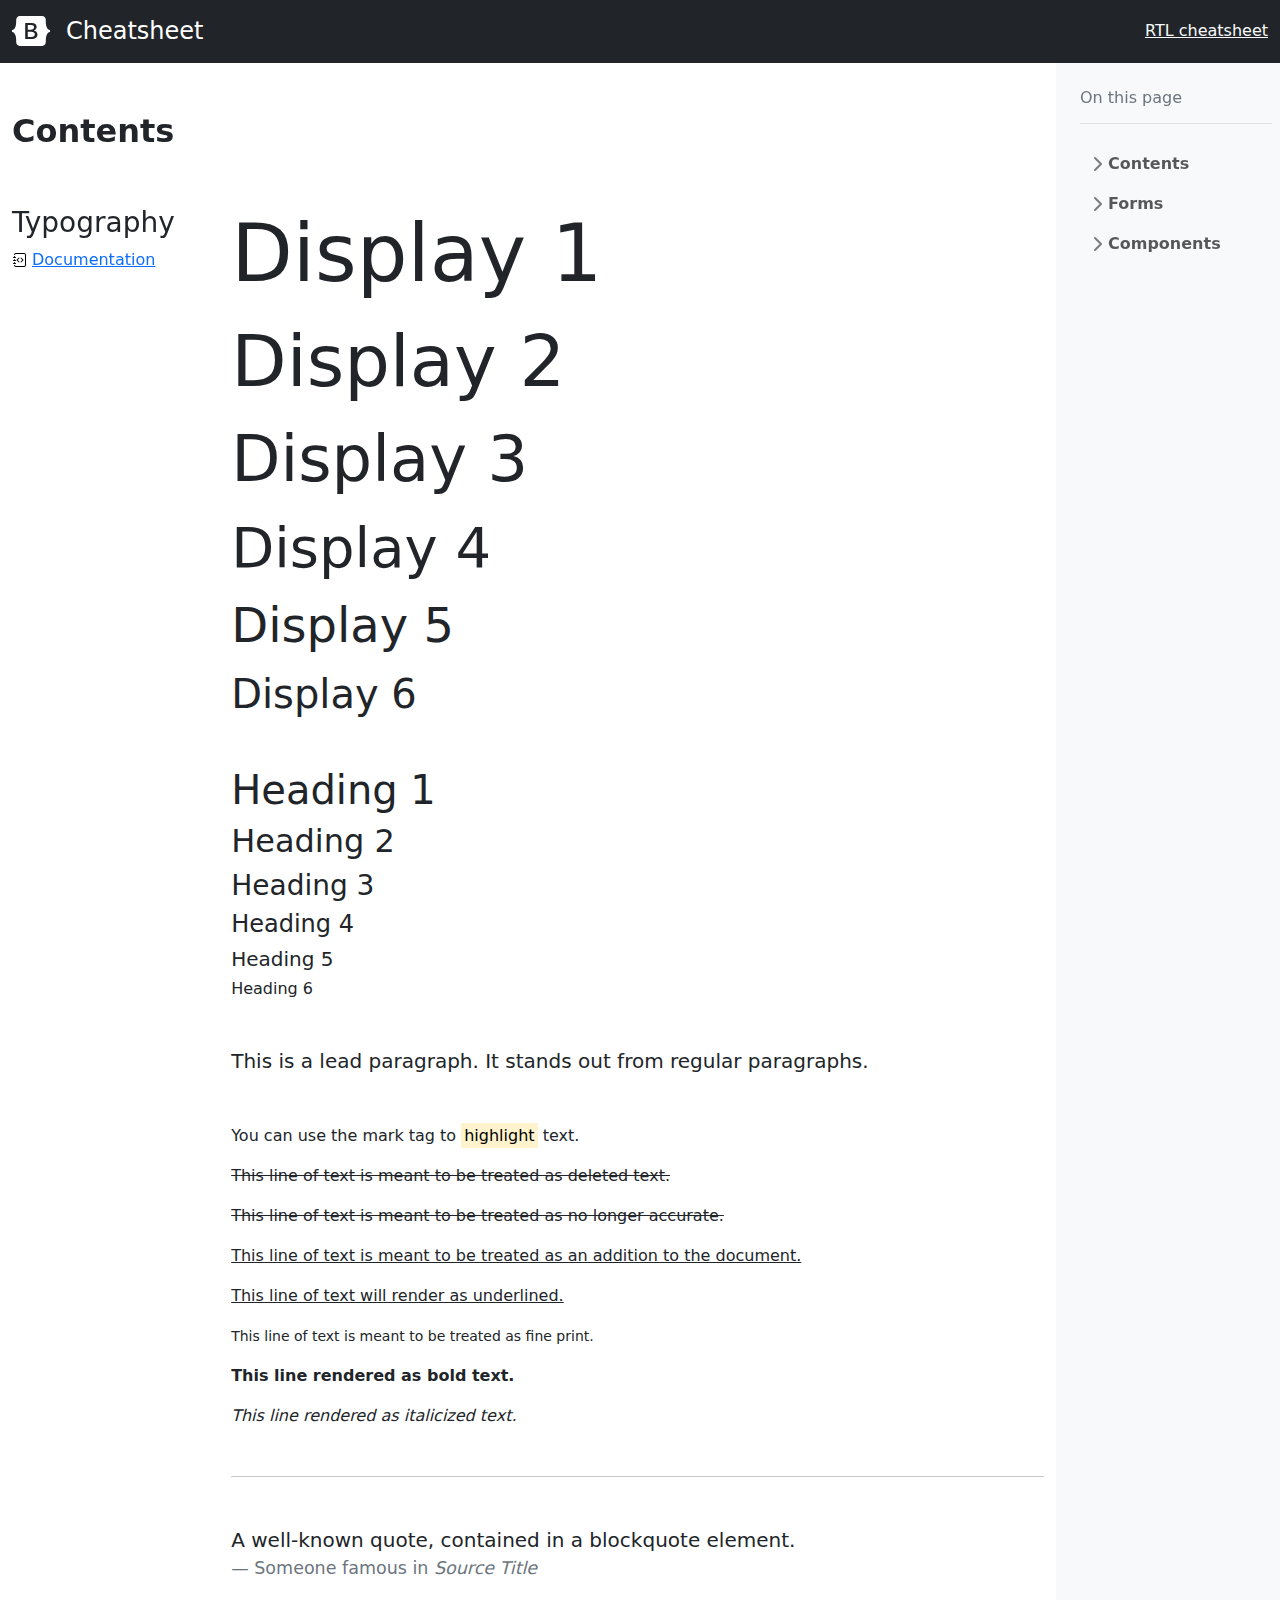
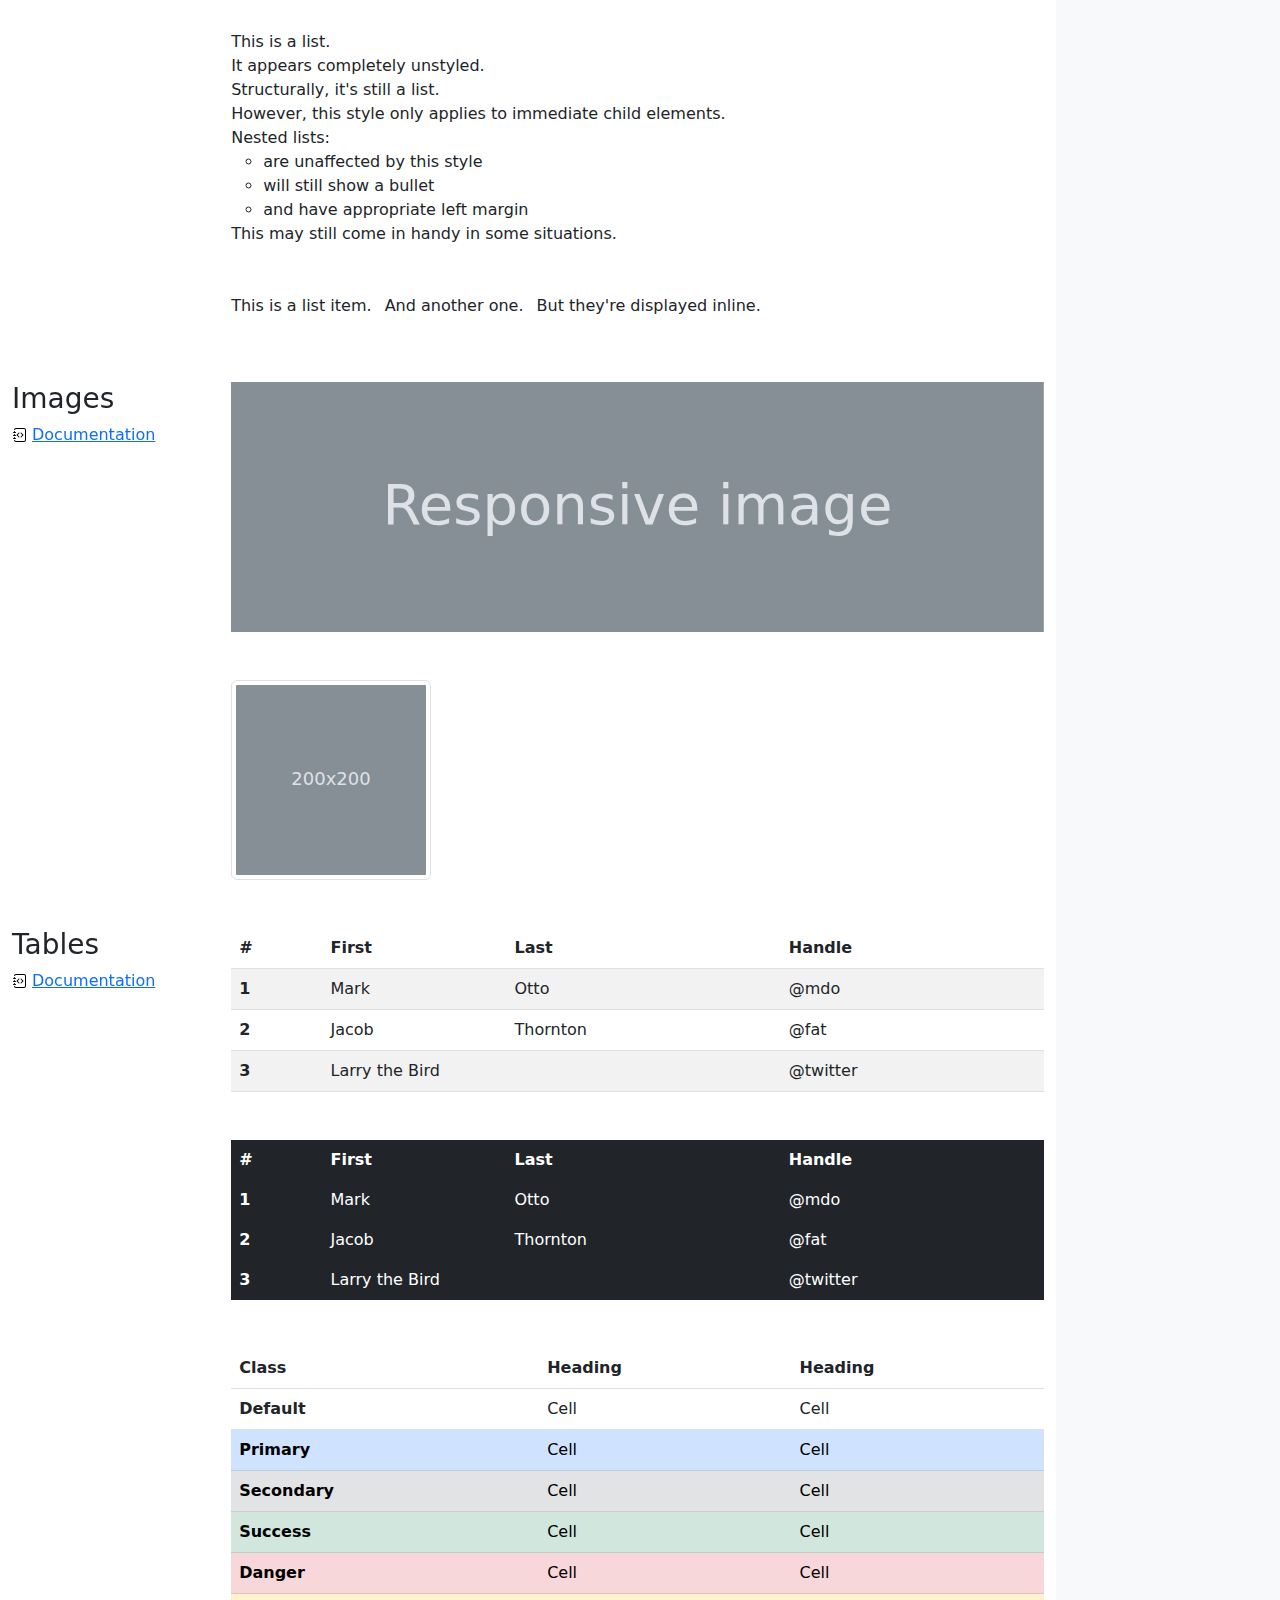
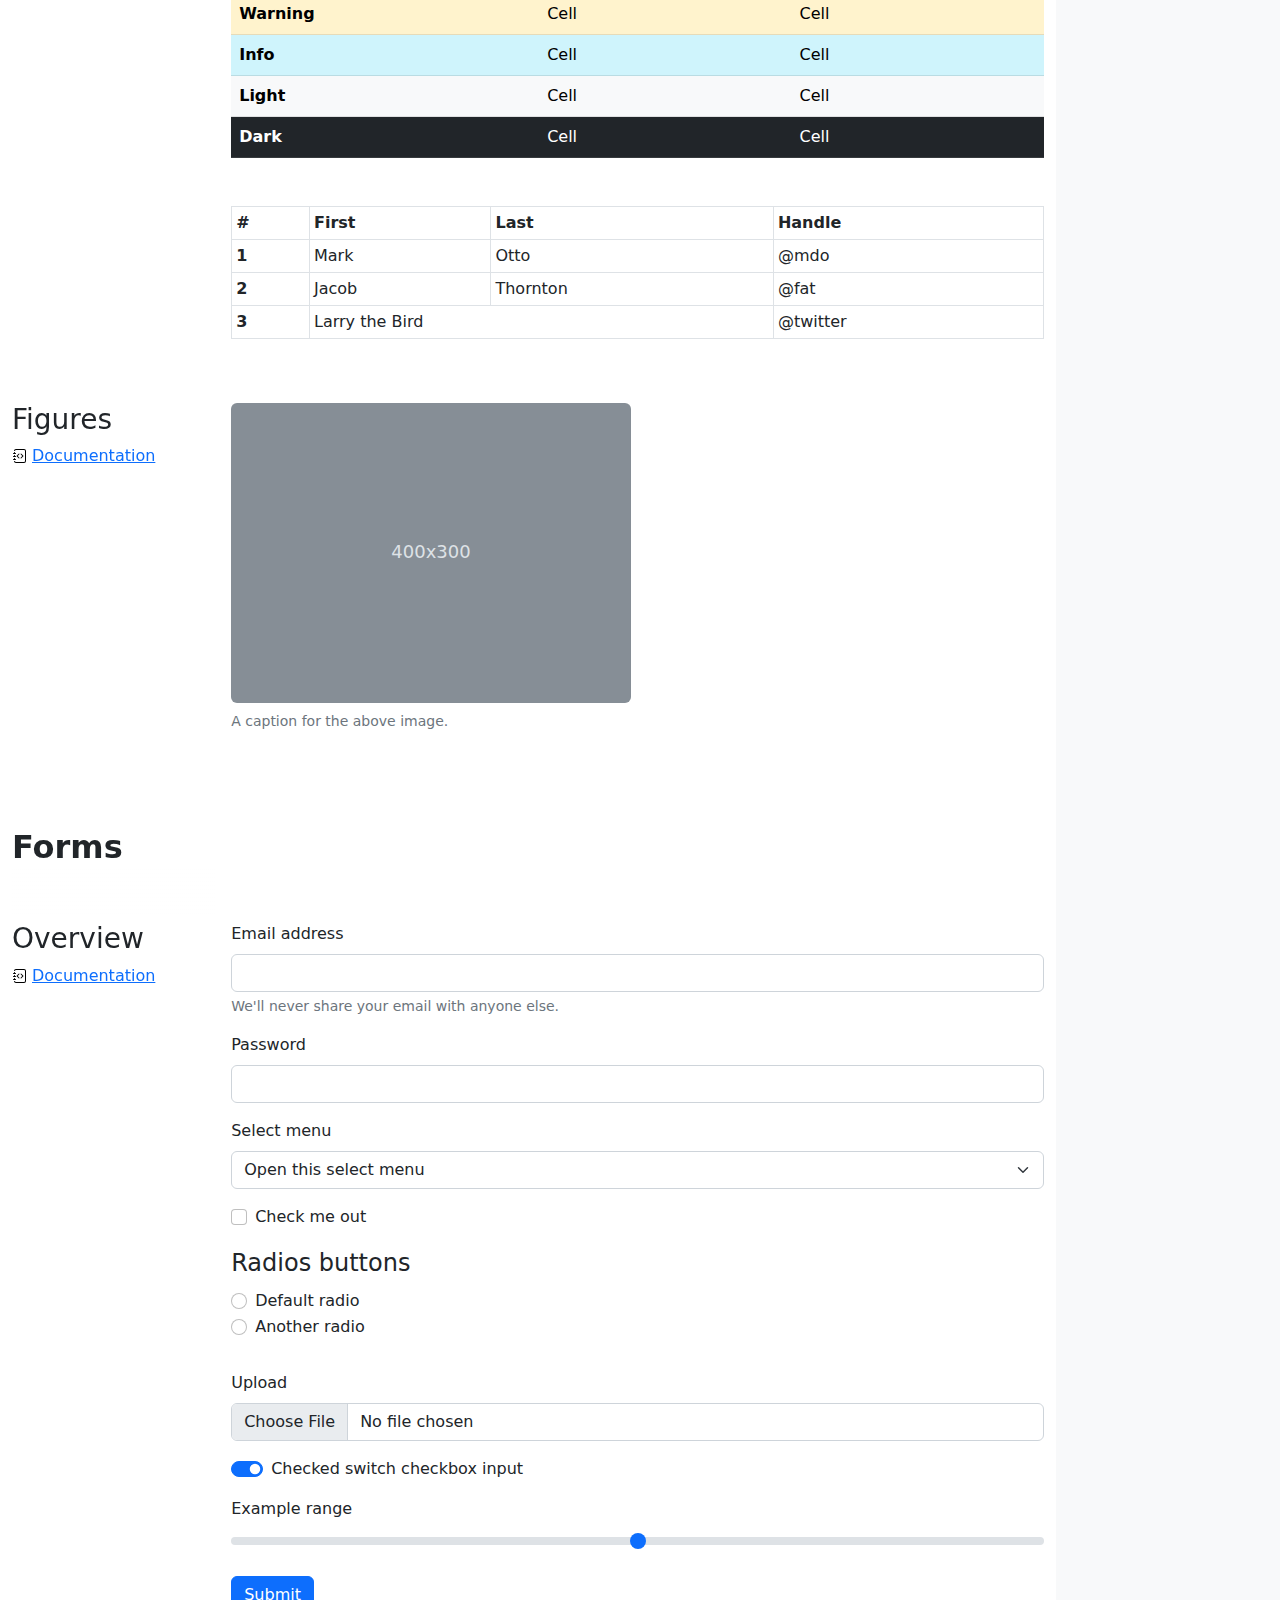
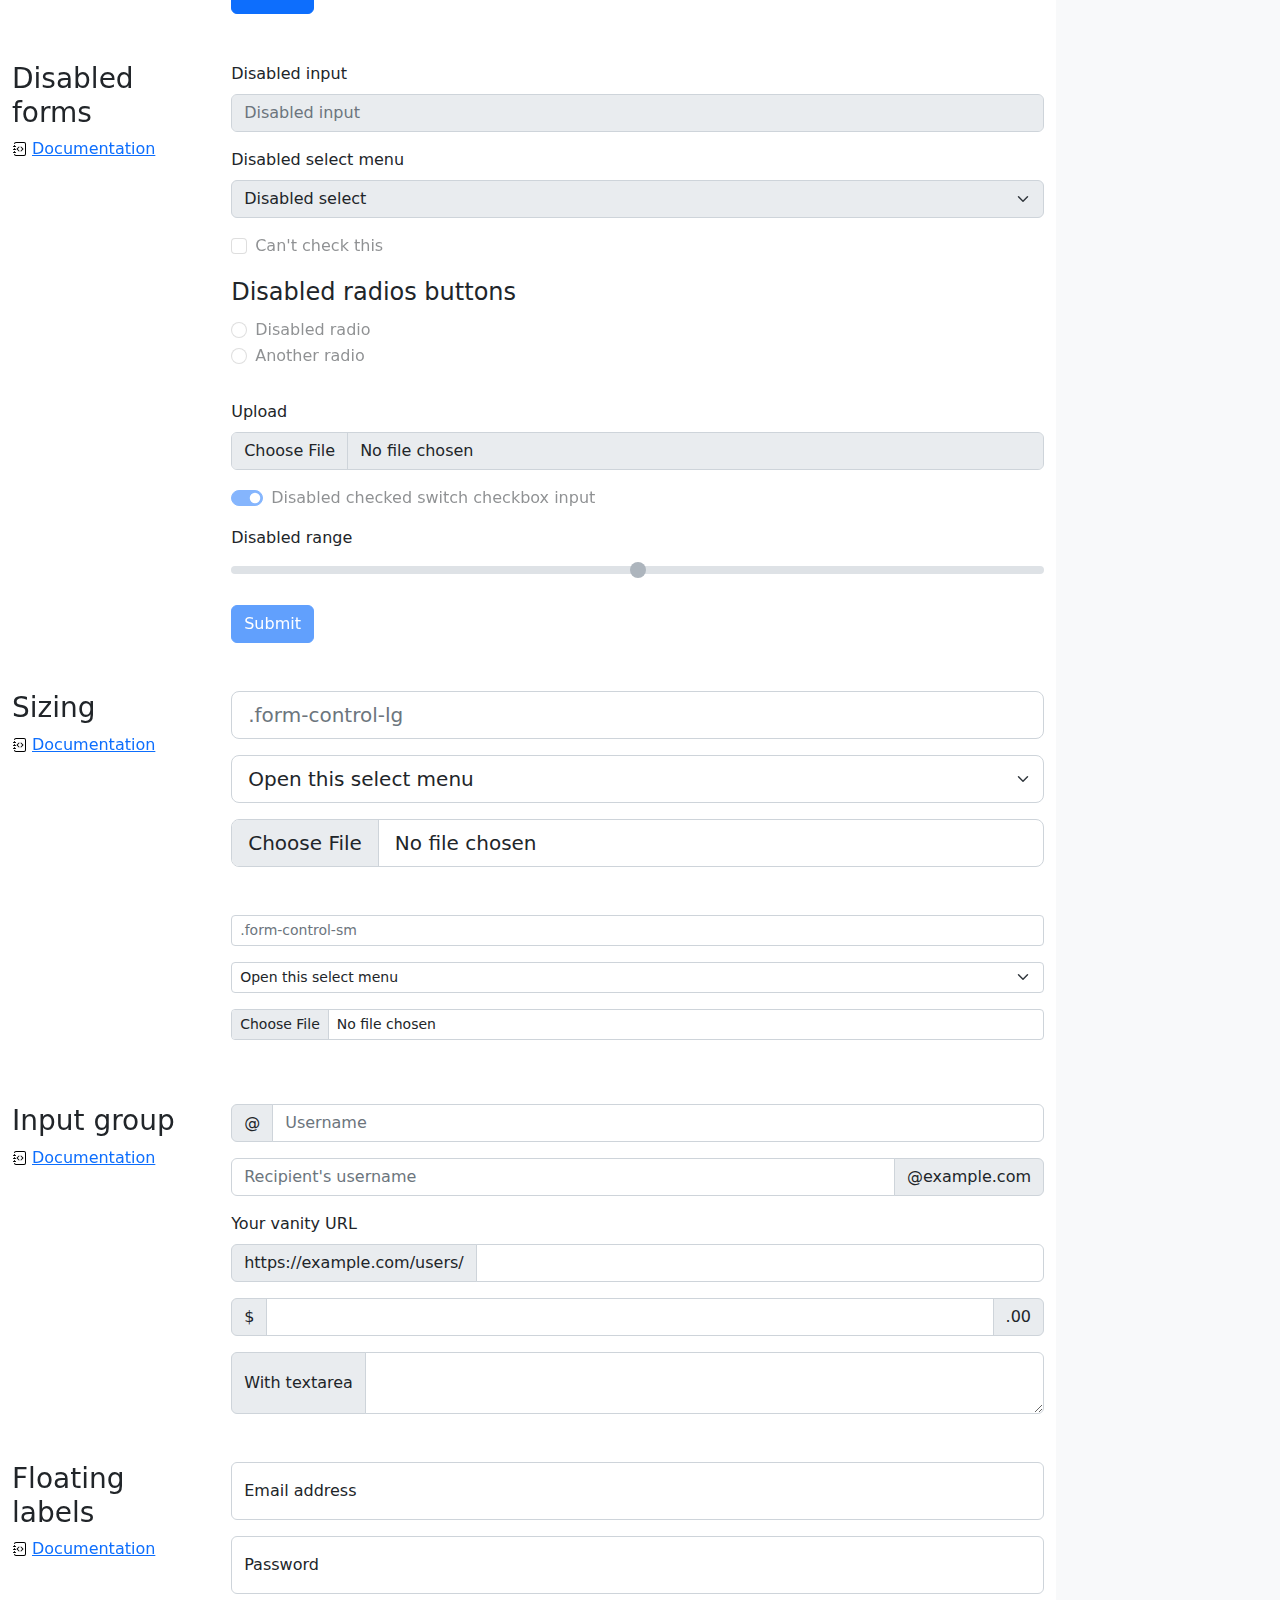
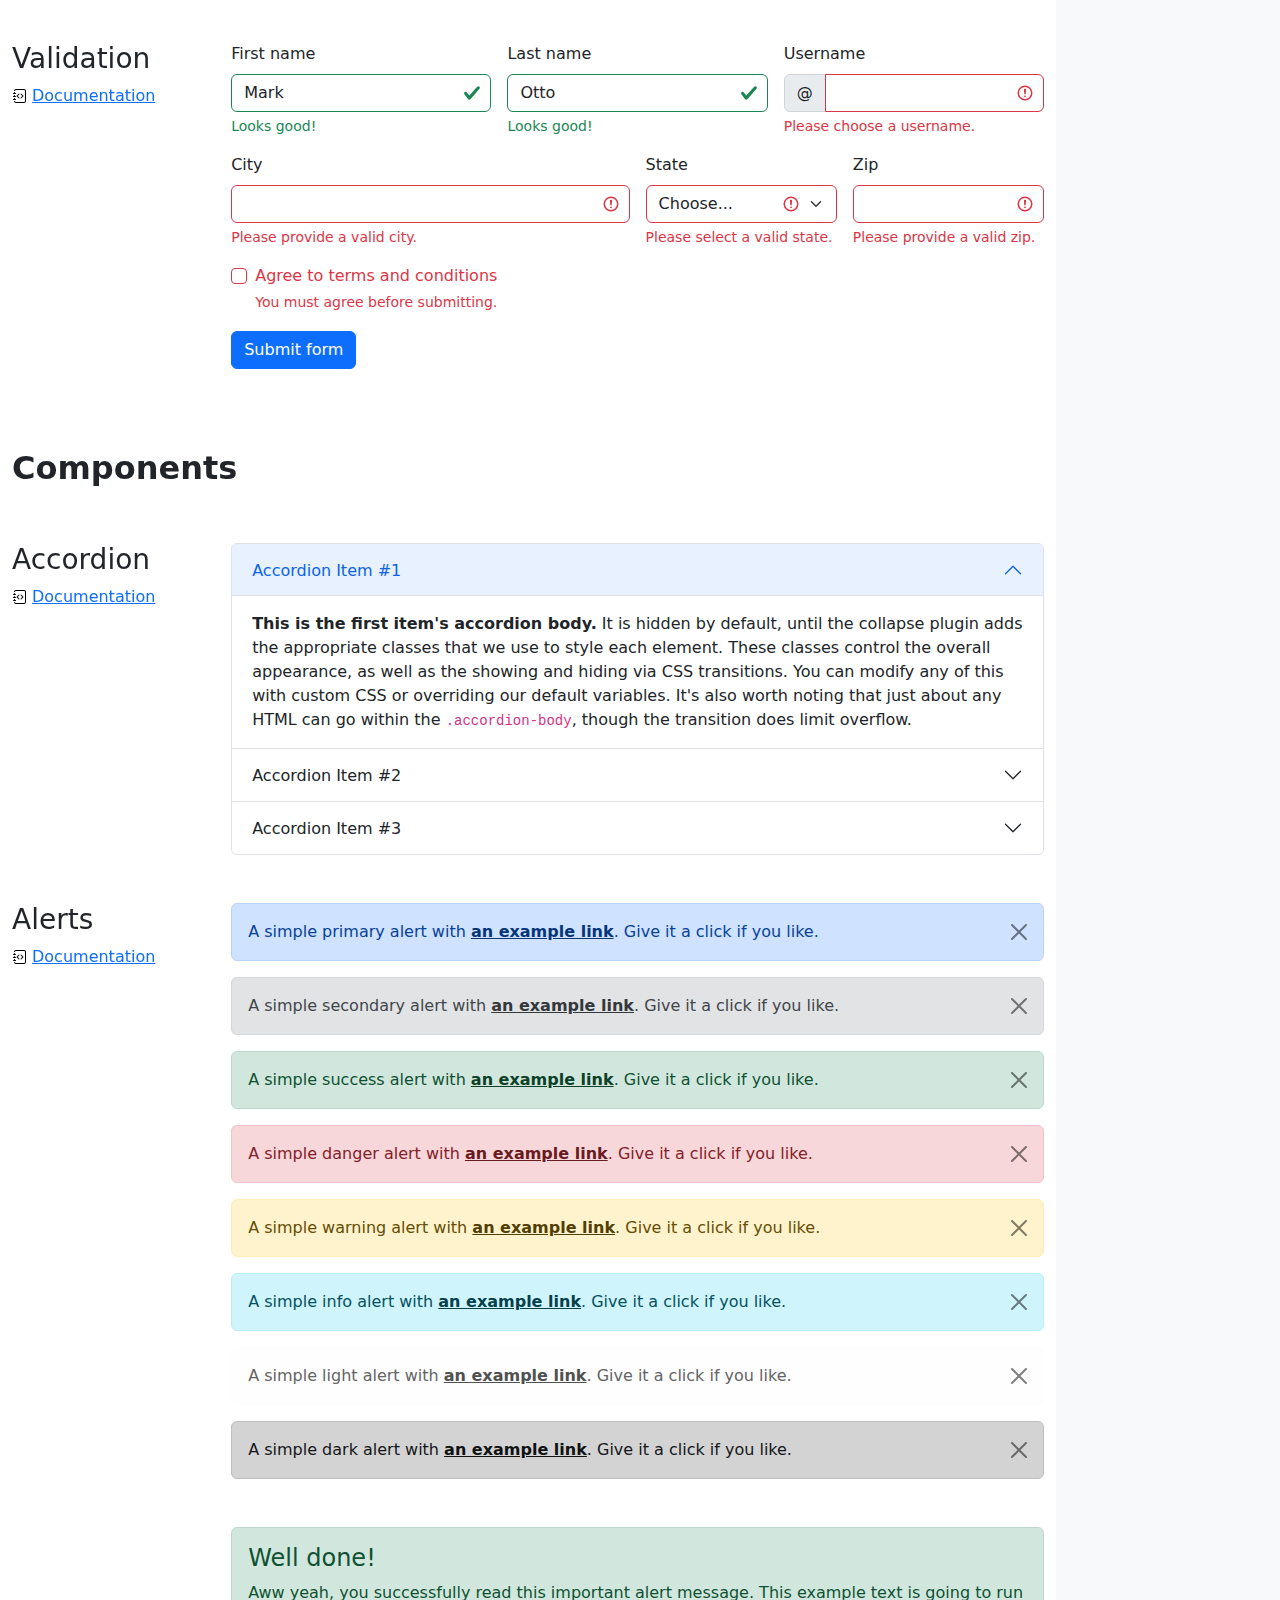
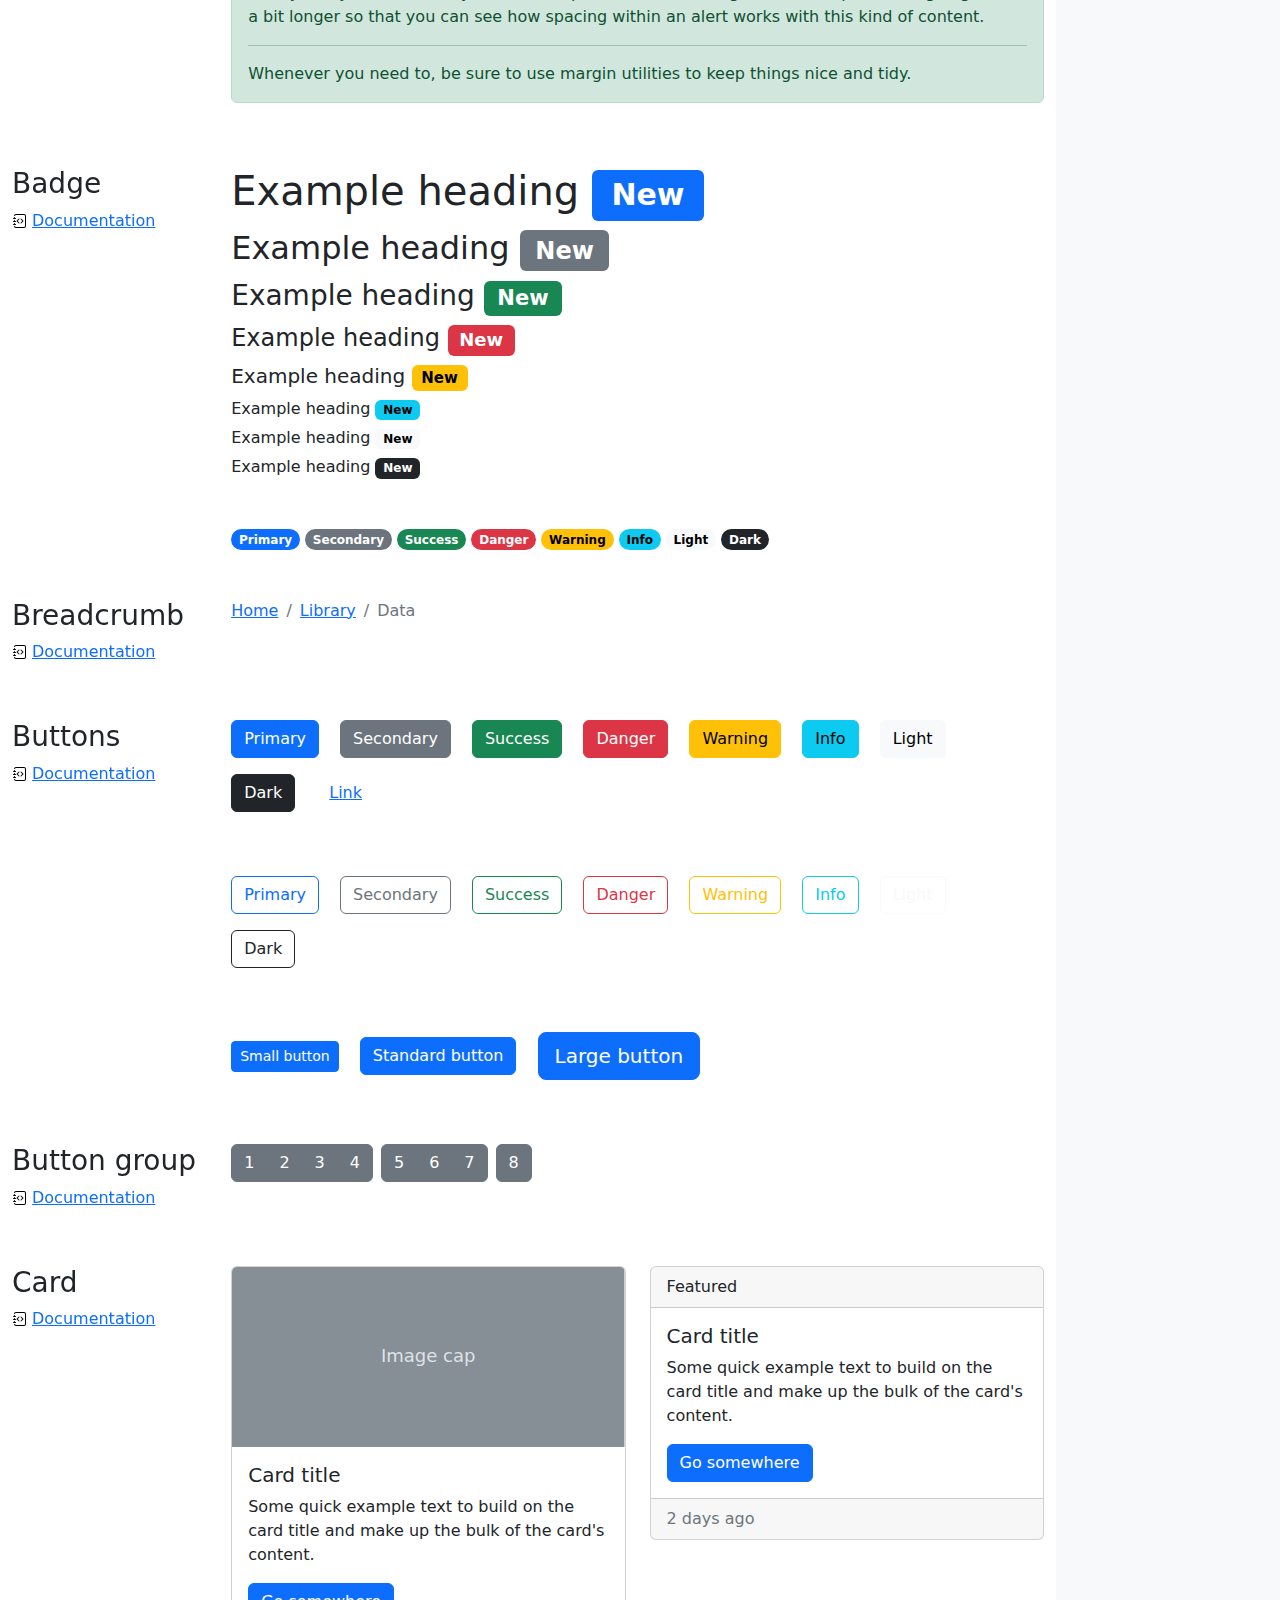
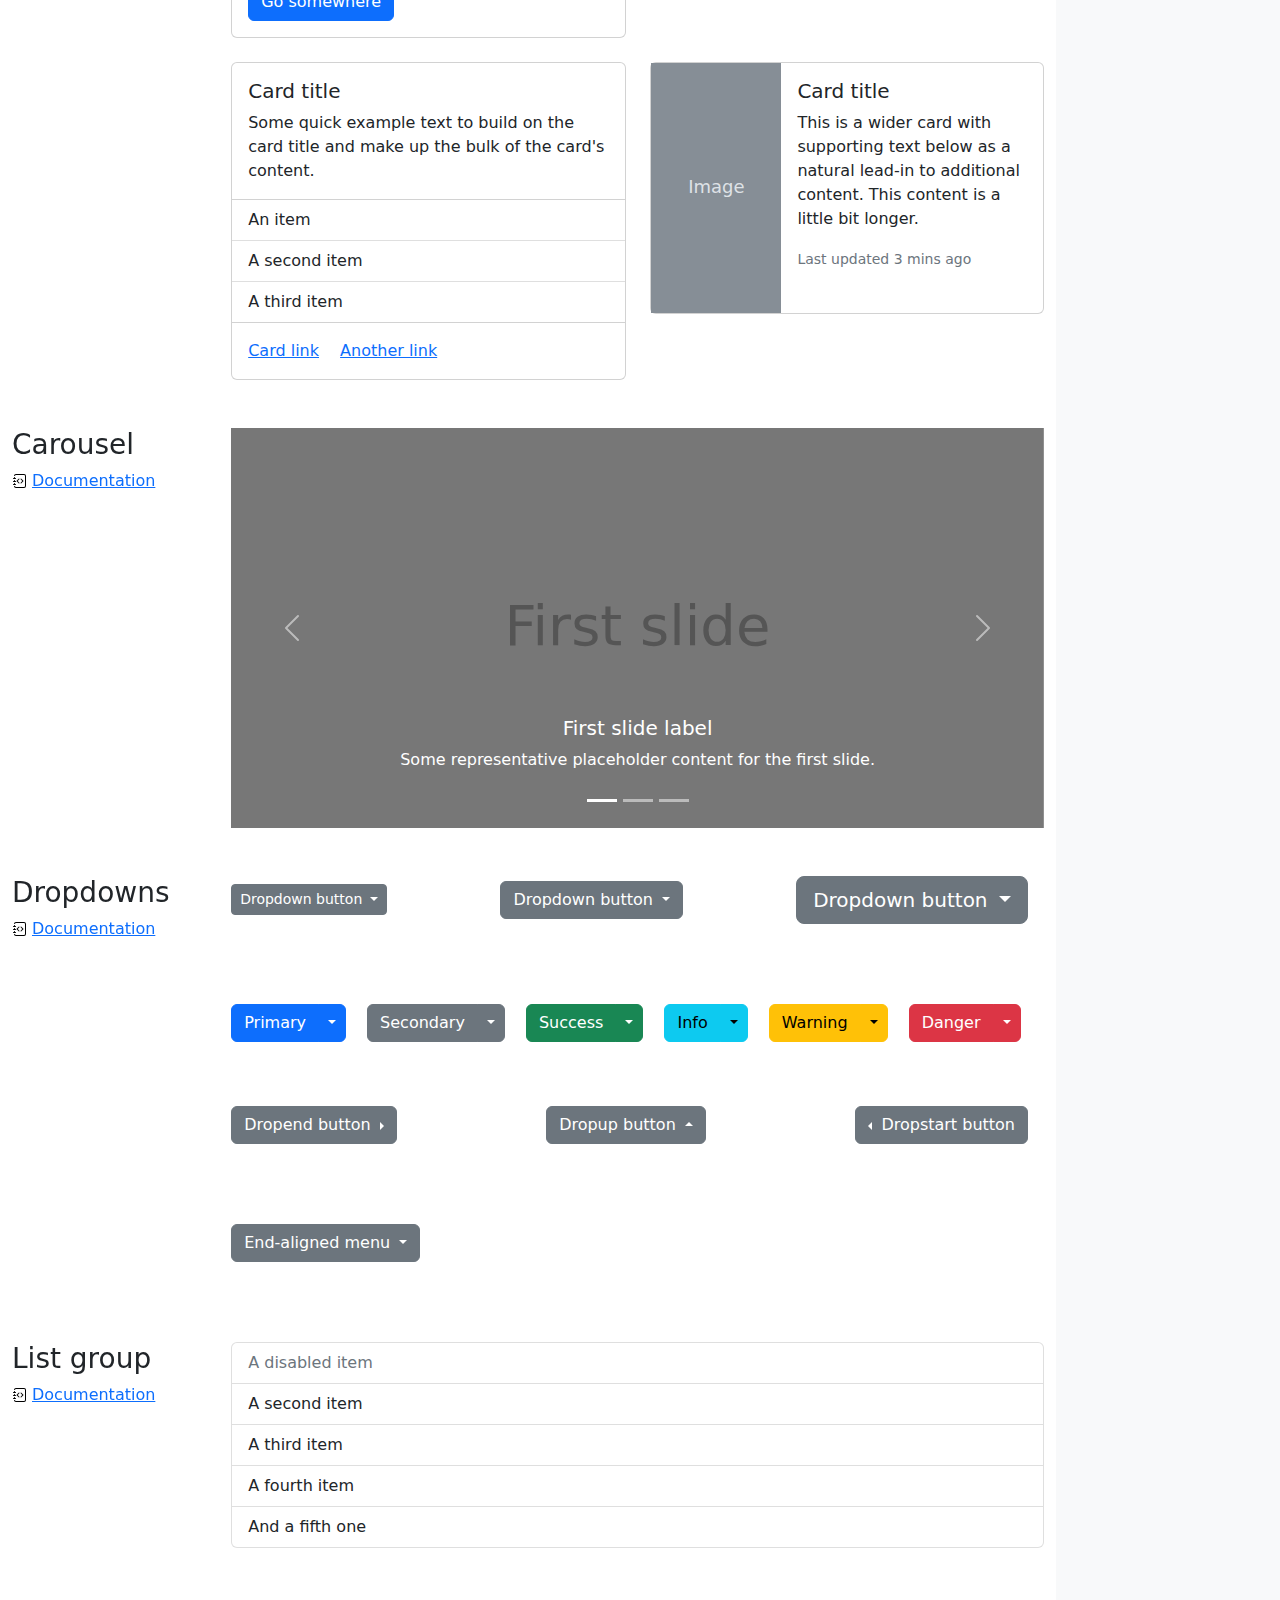
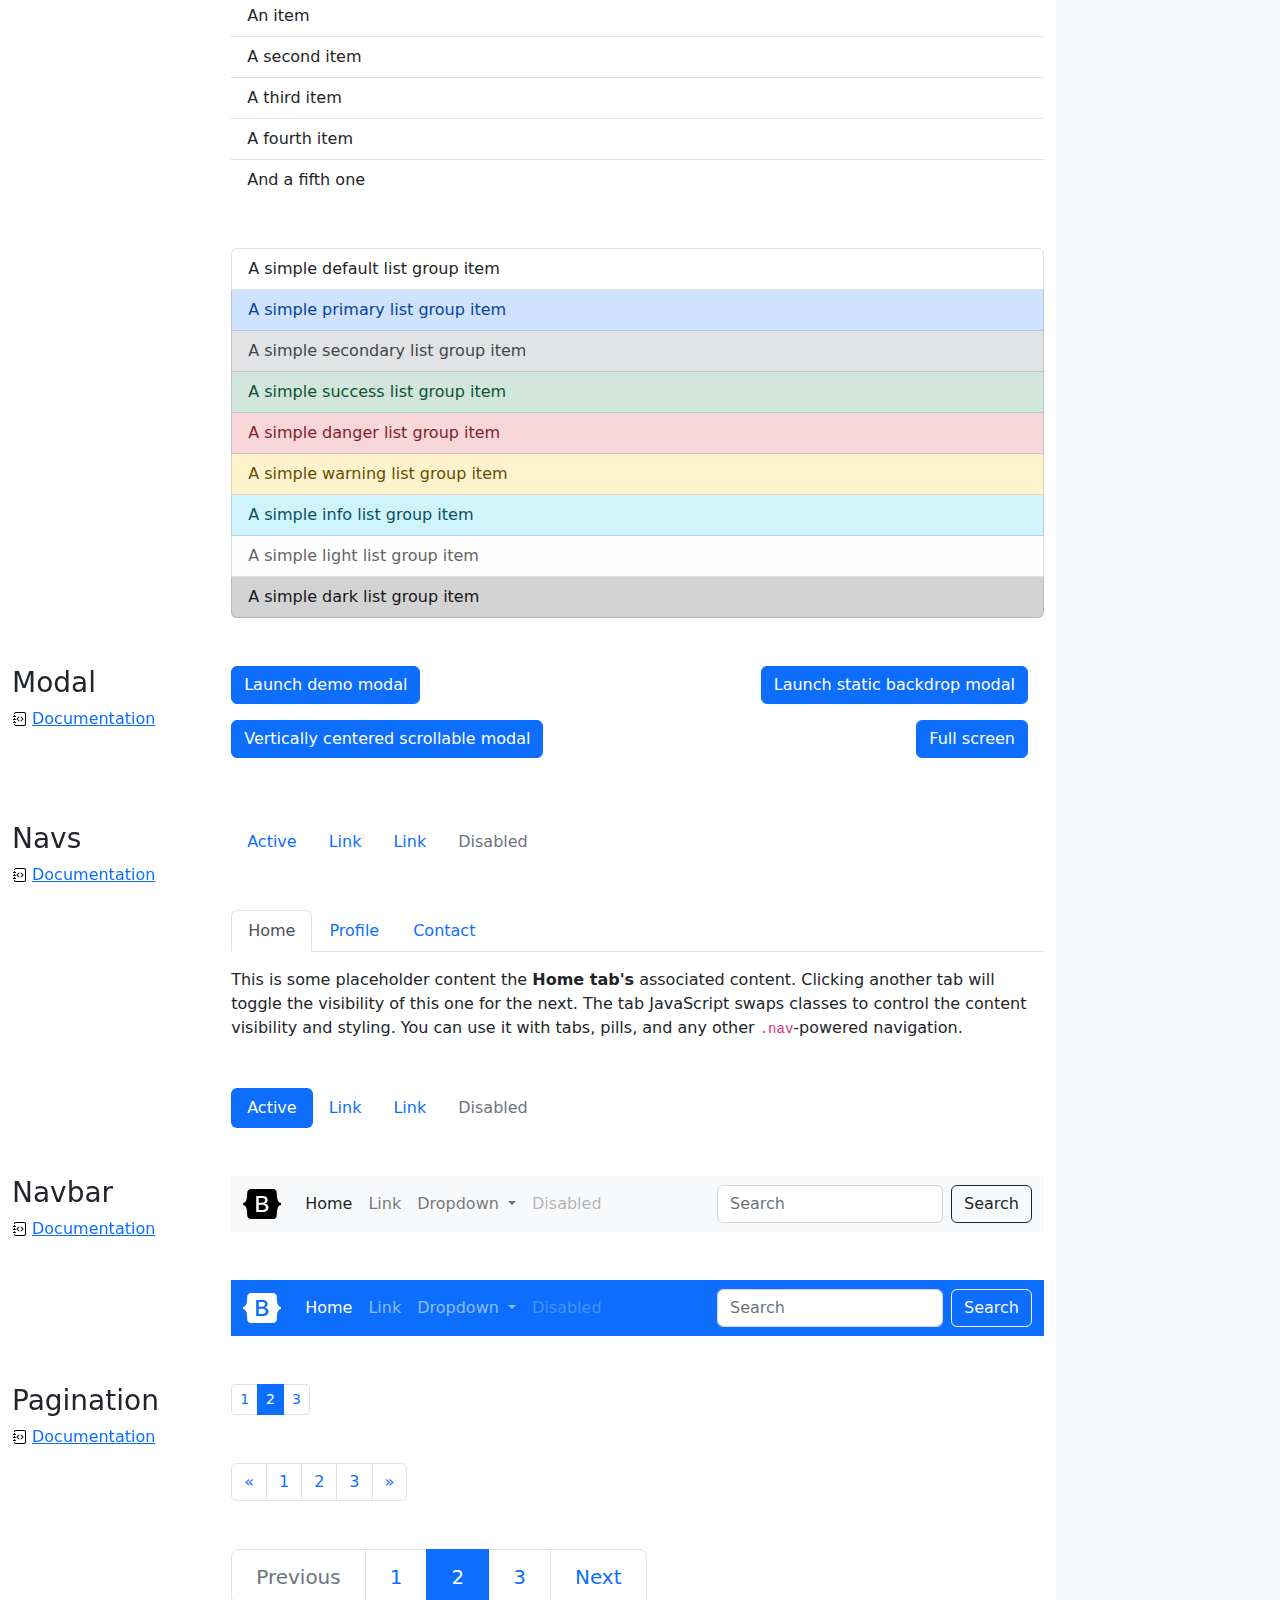
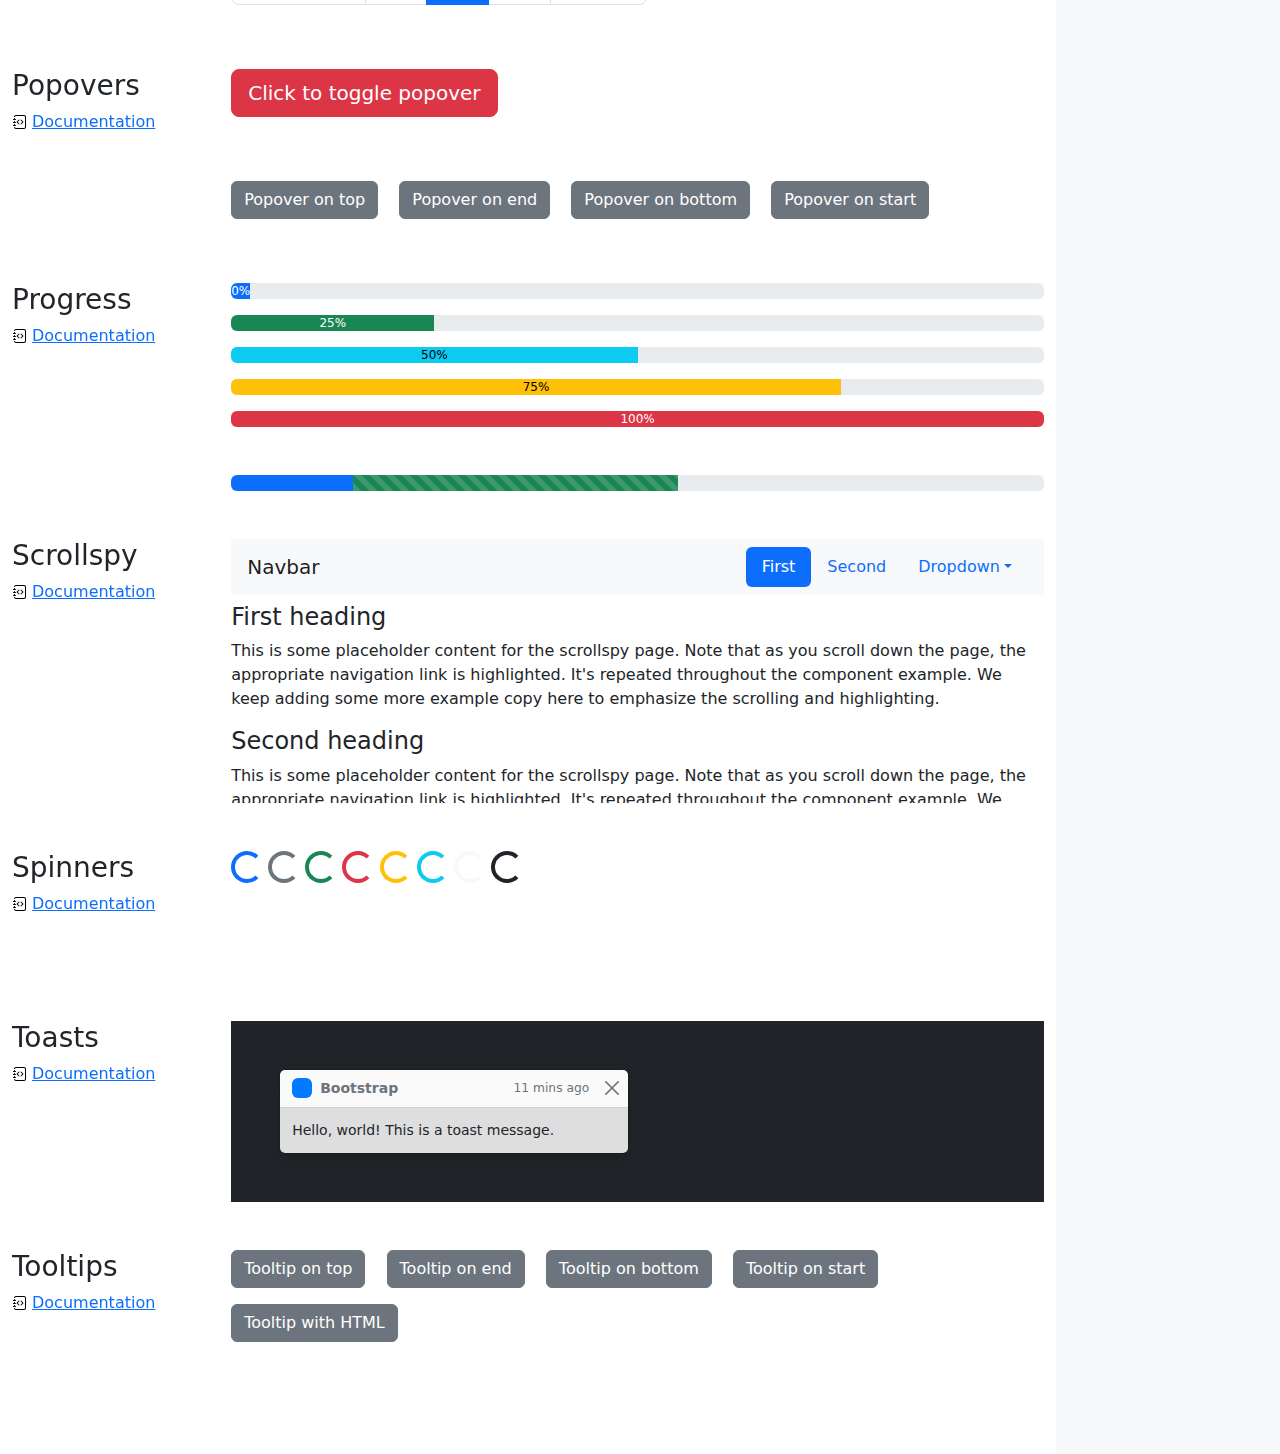
<file: bootstrap/cheatsheet/index.html>
<!doctype html>
<html lang="en">
  <head>
    <meta charset="utf-8">
    <meta name="viewport" content="width=device-width, initial-scale=1">
    <meta name="description" content="">
    <meta name="author" content="Mark Otto, Jacob Thornton, and Bootstrap contributors">
    <meta name="generator" content="Hugo 0.104.2">
    <title>Cheatsheet · Bootstrap v5.2</title>

    <link rel="canonical" href="https://getbootstrap.com/docs/5.2/examples/cheatsheet/">

    

    

<link href="../assets/dist/css/bootstrap.min.css" rel="stylesheet">

    <style>
      .bd-placeholder-img {
        font-size: 1.125rem;
        text-anchor: middle;
        -webkit-user-select: none;
        -moz-user-select: none;
        user-select: none;
      }

      @media (min-width: 768px) {
        .bd-placeholder-img-lg {
          font-size: 3.5rem;
        }
      }

      .b-example-divider {
        height: 3rem;
        background-color: rgba(0, 0, 0, .1);
        border: solid rgba(0, 0, 0, .15);
        border-width: 1px 0;
        box-shadow: inset 0 .5em 1.5em rgba(0, 0, 0, .1), inset 0 .125em .5em rgba(0, 0, 0, .15);
      }

      .b-example-vr {
        flex-shrink: 0;
        width: 1.5rem;
        height: 100vh;
      }

      .bi {
        vertical-align: -.125em;
        fill: currentColor;
      }

      .nav-scroller {
        position: relative;
        z-index: 2;
        height: 2.75rem;
        overflow-y: hidden;
      }

      .nav-scroller .nav {
        display: flex;
        flex-wrap: nowrap;
        padding-bottom: 1rem;
        margin-top: -1px;
        overflow-x: auto;
        text-align: center;
        white-space: nowrap;
        -webkit-overflow-scrolling: touch;
      }
    </style>

    
    <!-- Custom styles for this template -->
    <link href="cheatsheet.css" rel="stylesheet">
  </head>
  <body class="bg-light">
    
<header class="bd-header bg-dark py-3 d-flex align-items-stretch border-bottom border-dark">
  <div class="container-fluid d-flex align-items-center">
    <h1 class="d-flex align-items-center fs-4 text-white mb-0">
      <img src="../assets/brand/bootstrap-logo-white.svg" width="38" height="30" class="me-3" alt="Bootstrap">
      Cheatsheet
    </h1>
    <a href="../examples/cheatsheet-rtl/" class="ms-auto link-light" hreflang="ar">RTL cheatsheet</a>
  </div>
</header>
<aside class="bd-aside sticky-xl-top text-muted align-self-start mb-3 mb-xl-5 px-2">
  <h2 class="h6 pt-4 pb-3 mb-4 border-bottom">On this page</h2>
  <nav class="small" id="toc">
    <ul class="list-unstyled">
      <li class="my-2">
        <button class="btn d-inline-flex align-items-center collapsed border-0" data-bs-toggle="collapse" aria-expanded="false" data-bs-target="#contents-collapse" aria-controls="contents-collapse">Contents</button>
        <ul class="list-unstyled ps-3 collapse" id="contents-collapse">
          <li><a class="d-inline-flex align-items-center rounded text-decoration-none" href="#typography">Typography</a></li>
          <li><a class="d-inline-flex align-items-center rounded text-decoration-none" href="#images">Images</a></li>
          <li><a class="d-inline-flex align-items-center rounded text-decoration-none" href="#tables">Tables</a></li>
          <li><a class="d-inline-flex align-items-center rounded text-decoration-none" href="#figures">Figures</a></li>
        </ul>
      </li>
      <li class="my-2">
        <button class="btn d-inline-flex align-items-center collapsed border-0" data-bs-toggle="collapse" aria-expanded="false" data-bs-target="#forms-collapse" aria-controls="forms-collapse">Forms</button>
        <ul class="list-unstyled ps-3 collapse" id="forms-collapse">
          <li><a class="d-inline-flex align-items-center rounded text-decoration-none" href="#overview">Overview</a></li>
          <li><a class="d-inline-flex align-items-center rounded text-decoration-none" href="#disabled-forms">Disabled forms</a></li>
          <li><a class="d-inline-flex align-items-center rounded text-decoration-none" href="#sizing">Sizing</a></li>
          <li><a class="d-inline-flex align-items-center rounded text-decoration-none" href="#input-group">Input group</a></li>
          <li><a class="d-inline-flex align-items-center rounded text-decoration-none" href="#floating-labels">Floating labels</a></li>
          <li><a class="d-inline-flex align-items-center rounded text-decoration-none" href="#validation">Validation</a></li>
        </ul>
      </li>
      <li class="my-2">
        <button class="btn d-inline-flex align-items-center collapsed border-0" data-bs-toggle="collapse" aria-expanded="false" data-bs-target="#components-collapse" aria-controls="components-collapse">Components</button>
        <ul class="list-unstyled ps-3 collapse" id="components-collapse">
          <li><a class="d-inline-flex align-items-center rounded text-decoration-none" href="#accordion">Accordion</a></li>
          <li><a class="d-inline-flex align-items-center rounded text-decoration-none" href="#alerts">Alerts</a></li>
          <li><a class="d-inline-flex align-items-center rounded text-decoration-none" href="#badge">Badge</a></li>
          <li><a class="d-inline-flex align-items-center rounded text-decoration-none" href="#breadcrumb">Breadcrumb</a></li>
          <li><a class="d-inline-flex align-items-center rounded text-decoration-none" href="#buttons">Buttons</a></li>
          <li><a class="d-inline-flex align-items-center rounded text-decoration-none" href="#button-group">Button group</a></li>
          <li><a class="d-inline-flex align-items-center rounded text-decoration-none" href="#card">Card</a></li>
          <li><a class="d-inline-flex align-items-center rounded text-decoration-none" href="#carousel">Carousel</a></li>
          <li><a class="d-inline-flex align-items-center rounded text-decoration-none" href="#dropdowns">Dropdowns</a></li>
          <li><a class="d-inline-flex align-items-center rounded text-decoration-none" href="#list-group">List group</a></li>
          <li><a class="d-inline-flex align-items-center rounded text-decoration-none" href="#modal">Modal</a></li>
          <li><a class="d-inline-flex align-items-center rounded text-decoration-none" href="#navs">Navs</a></li>
          <li><a class="d-inline-flex align-items-center rounded text-decoration-none" href="#navbar">Navbar</a></li>
          <li><a class="d-inline-flex align-items-center rounded text-decoration-none" href="#pagination">Pagination</a></li>
          <li><a class="d-inline-flex align-items-center rounded text-decoration-none" href="#popovers">Popovers</a></li>
          <li><a class="d-inline-flex align-items-center rounded text-decoration-none" href="#progress">Progress</a></li>
          <li><a class="d-inline-flex align-items-center rounded text-decoration-none" href="#scrollspy">Scrollspy</a></li>
          <li><a class="d-inline-flex align-items-center rounded text-decoration-none" href="#spinners">Spinners</a></li>
          <li><a class="d-inline-flex align-items-center rounded text-decoration-none" href="#toasts">Toasts</a></li>
          <li><a class="d-inline-flex align-items-center rounded text-decoration-none" href="#tooltips">Tooltips</a></li>
        </ul>
      </li>
    </ul>
  </nav>
</aside>
<div class="bd-cheatsheet container-fluid bg-body">
  <section id="content">
    <h2 class="sticky-xl-top fw-bold pt-3 pt-xl-5 pb-2 pb-xl-3">Contents</h2>

    <article class="my-3" id="typography">
      <div class="bd-heading sticky-xl-top align-self-start mt-5 mb-3 mt-xl-0 mb-xl-2">
        <h3>Typography</h3>
        <a class="d-flex align-items-center" href="../content/typography/">Documentation</a>
      </div>

      <div>
        <div class="bd-example-snippet bd-code-snippet"><div class="bd-example">
        <p class="display-1">Display 1</p>
        <p class="display-2">Display 2</p>
        <p class="display-3">Display 3</p>
        <p class="display-4">Display 4</p>
        <p class="display-5">Display 5</p>
        <p class="display-6">Display 6</p>
        </div></div>


        <div class="bd-example-snippet bd-code-snippet"><div class="bd-example">
        <p class="h1">Heading 1</p>
        <p class="h2">Heading 2</p>
        <p class="h3">Heading 3</p>
        <p class="h4">Heading 4</p>
        <p class="h5">Heading 5</p>
        <p class="h6">Heading 6</p>
        </div></div>


        <div class="bd-example-snippet bd-code-snippet"><div class="bd-example">
        <p class="lead">
          This is a lead paragraph. It stands out from regular paragraphs.
        </p>
        </div></div>


        <div class="bd-example-snippet bd-code-snippet"><div class="bd-example">
        <p>You can use the mark tag to <mark>highlight</mark> text.</p>
        <p><del>This line of text is meant to be treated as deleted text.</del></p>
        <p><s>This line of text is meant to be treated as no longer accurate.</s></p>
        <p><ins>This line of text is meant to be treated as an addition to the document.</ins></p>
        <p><u>This line of text will render as underlined.</u></p>
        <p><small>This line of text is meant to be treated as fine print.</small></p>
        <p><strong>This line rendered as bold text.</strong></p>
        <p><em>This line rendered as italicized text.</em></p>
        </div></div>


        <div class="bd-example-snippet bd-code-snippet"><div class="bd-example">
        <hr>
        </div></div>


        <div class="bd-example-snippet bd-code-snippet"><div class="bd-example">
        <blockquote class="blockquote">
          <p>A well-known quote, contained in a blockquote element.</p>
          <footer class="blockquote-footer">Someone famous in <cite title="Source Title">Source Title</cite></footer>
        </blockquote>
        </div></div>


        <div class="bd-example-snippet bd-code-snippet"><div class="bd-example">
        <ul class="list-unstyled">
          <li>This is a list.</li>
          <li>It appears completely unstyled.</li>
          <li>Structurally, it's still a list.</li>
          <li>However, this style only applies to immediate child elements.</li>
          <li>Nested lists:
            <ul>
              <li>are unaffected by this style</li>
              <li>will still show a bullet</li>
              <li>and have appropriate left margin</li>
            </ul>
          </li>
          <li>This may still come in handy in some situations.</li>
        </ul>
        </div></div>


        <div class="bd-example-snippet bd-code-snippet"><div class="bd-example">
        <ul class="list-inline">
          <li class="list-inline-item">This is a list item.</li>
          <li class="list-inline-item">And another one.</li>
          <li class="list-inline-item">But they're displayed inline.</li>
        </ul>
        </div></div>

      </div>
    </article>
    <article class="my-3" id="images">
      <div class="bd-heading sticky-xl-top align-self-start mt-5 mb-3 mt-xl-0 mb-xl-2">
        <h3>Images</h3>
        <a class="d-flex align-items-center" href="../content/images/">Documentation</a>
      </div>

      <div>
        <div class="bd-example-snippet bd-code-snippet"><div class="bd-example">
        <svg class="bd-placeholder-img bd-placeholder-img-lg img-fluid" width="100%" height="250" xmlns="http://www.w3.org/2000/svg" role="img" aria-label="Placeholder: Responsive image" preserveAspectRatio="xMidYMid slice" focusable="false"><title>Placeholder</title><rect width="100%" height="100%" fill="#868e96"/><text x="50%" y="50%" fill="#dee2e6" dy=".3em">Responsive image</text></svg>

        </div></div>


        <div class="bd-example-snippet bd-code-snippet"><div class="bd-example">
        <svg class="bd-placeholder-img img-thumbnail" width="200" height="200" xmlns="http://www.w3.org/2000/svg" role="img" aria-label="A generic square placeholder image with a white border around it, making it resemble a photograph taken with an old instant camera: 200x200" preserveAspectRatio="xMidYMid slice" focusable="false"><title>A generic square placeholder image with a white border around it, making it resemble a photograph taken with an old instant camera</title><rect width="100%" height="100%" fill="#868e96"/><text x="50%" y="50%" fill="#dee2e6" dy=".3em">200x200</text></svg>

        </div></div>

      </div>
    </article>
    <article class="my-3" id="tables">
      <div class="bd-heading sticky-xl-top align-self-start mt-5 mb-3 mt-xl-0 mb-xl-2">
        <h3>Tables</h3>
        <a class="d-flex align-items-center" href="../content/tables/">Documentation</a>
      </div>

      <div>
        <div class="bd-example-snippet bd-code-snippet"><div class="bd-example">
        <table class="table table-striped">
          <thead>
          <tr>
            <th scope="col">#</th>
            <th scope="col">First</th>
            <th scope="col">Last</th>
            <th scope="col">Handle</th>
          </tr>
          </thead>
          <tbody>
          <tr>
            <th scope="row">1</th>
            <td>Mark</td>
            <td>Otto</td>
            <td>@mdo</td>
          </tr>
          <tr>
            <th scope="row">2</th>
            <td>Jacob</td>
            <td>Thornton</td>
            <td>@fat</td>
          </tr>
          <tr>
            <th scope="row">3</th>
            <td colspan="2">Larry the Bird</td>
            <td>@twitter</td>
          </tr>
          </tbody>
        </table>
        </div></div>


        <div class="bd-example-snippet bd-code-snippet"><div class="bd-example">
        <table class="table table-dark table-borderless">
          <thead>
          <tr>
            <th scope="col">#</th>
            <th scope="col">First</th>
            <th scope="col">Last</th>
            <th scope="col">Handle</th>
          </tr>
          </thead>
          <tbody>
          <tr>
            <th scope="row">1</th>
            <td>Mark</td>
            <td>Otto</td>
            <td>@mdo</td>
          </tr>
          <tr>
            <th scope="row">2</th>
            <td>Jacob</td>
            <td>Thornton</td>
            <td>@fat</td>
          </tr>
          <tr>
            <th scope="row">3</th>
            <td colspan="2">Larry the Bird</td>
            <td>@twitter</td>
          </tr>
          </tbody>
        </table>
        </div></div>


        <div class="bd-example-snippet bd-code-snippet"><div class="bd-example">
        <table class="table table-hover">
          <thead>
          <tr>
            <th scope="col">Class</th>
            <th scope="col">Heading</th>
            <th scope="col">Heading</th>
          </tr>
          </thead>
          <tbody>
          <tr>
            <th scope="row">Default</th>
            <td>Cell</td>
            <td>Cell</td>
          </tr>
          
          <tr class="table-primary">
            <th scope="row">Primary</th>
            <td>Cell</td>
            <td>Cell</td>
          </tr>
          <tr class="table-secondary">
            <th scope="row">Secondary</th>
            <td>Cell</td>
            <td>Cell</td>
          </tr>
          <tr class="table-success">
            <th scope="row">Success</th>
            <td>Cell</td>
            <td>Cell</td>
          </tr>
          <tr class="table-danger">
            <th scope="row">Danger</th>
            <td>Cell</td>
            <td>Cell</td>
          </tr>
          <tr class="table-warning">
            <th scope="row">Warning</th>
            <td>Cell</td>
            <td>Cell</td>
          </tr>
          <tr class="table-info">
            <th scope="row">Info</th>
            <td>Cell</td>
            <td>Cell</td>
          </tr>
          <tr class="table-light">
            <th scope="row">Light</th>
            <td>Cell</td>
            <td>Cell</td>
          </tr>
          <tr class="table-dark">
            <th scope="row">Dark</th>
            <td>Cell</td>
            <td>Cell</td>
          </tr>
          </tbody>
        </table>
        </div></div>


        <div class="bd-example-snippet bd-code-snippet"><div class="bd-example">
        <table class="table table-sm table-bordered">
          <thead>
          <tr>
            <th scope="col">#</th>
            <th scope="col">First</th>
            <th scope="col">Last</th>
            <th scope="col">Handle</th>
          </tr>
          </thead>
          <tbody>
          <tr>
            <th scope="row">1</th>
            <td>Mark</td>
            <td>Otto</td>
            <td>@mdo</td>
          </tr>
          <tr>
            <th scope="row">2</th>
            <td>Jacob</td>
            <td>Thornton</td>
            <td>@fat</td>
          </tr>
          <tr>
            <th scope="row">3</th>
            <td colspan="2">Larry the Bird</td>
            <td>@twitter</td>
          </tr>
          </tbody>
        </table>
        </div></div>

      </div>
    </article>
    <article class="my-3" id="figures">
      <div class="bd-heading sticky-xl-top align-self-start mt-5 mb-3 mt-xl-0 mb-xl-2">
        <h3>Figures</h3>
        <a class="d-flex align-items-center" href="../content/figures/">Documentation</a>
      </div>

      <div>
        <div class="bd-example-snippet bd-code-snippet"><div class="bd-example">
        <figure class="figure">
          <svg class="bd-placeholder-img figure-img img-fluid rounded" width="400" height="300" xmlns="http://www.w3.org/2000/svg" role="img" aria-label="Placeholder: 400x300" preserveAspectRatio="xMidYMid slice" focusable="false"><title>Placeholder</title><rect width="100%" height="100%" fill="#868e96"/><text x="50%" y="50%" fill="#dee2e6" dy=".3em">400x300</text></svg>

          <figcaption class="figure-caption">A caption for the above image.</figcaption>
        </figure>
        </div></div>

      </div>
    </article>
  </section>

  <section id="forms">
    <h2 class="sticky-xl-top fw-bold pt-3 pt-xl-5 pb-2 pb-xl-3">Forms</h2>

    <article class="my-3" id="overview">
      <div class="bd-heading sticky-xl-top align-self-start mt-5 mb-3 mt-xl-0 mb-xl-2">
        <h3>Overview</h3>
        <a class="d-flex align-items-center" href="../forms/overview/">Documentation</a>
      </div>

      <div>
        <div class="bd-example-snippet bd-code-snippet"><div class="bd-example">
        <form>
          <div class="mb-3">
            <label for="exampleInputEmail1" class="form-label">Email address</label>
            <input type="email" class="form-control" id="exampleInputEmail1" aria-describedby="emailHelp">
            <div id="emailHelp" class="form-text">We'll never share your email with anyone else.</div>
          </div>
          <div class="mb-3">
            <label for="exampleInputPassword1" class="form-label">Password</label>
            <input type="password" class="form-control" id="exampleInputPassword1">
          </div>
          <div class="mb-3">
            <label for="exampleSelect" class="form-label">Select menu</label>
            <select class="form-select" id="exampleSelect">
              <option selected>Open this select menu</option>
              <option value="1">One</option>
              <option value="2">Two</option>
              <option value="3">Three</option>
            </select>
          </div>
          <div class="mb-3 form-check">
            <input type="checkbox" class="form-check-input" id="exampleCheck1">
            <label class="form-check-label" for="exampleCheck1">Check me out</label>
          </div>
          <fieldset class="mb-3">
            <legend>Radios buttons</legend>
            <div class="form-check">
              <input type="radio" name="radios" class="form-check-input" id="exampleRadio1">
              <label class="form-check-label" for="exampleRadio1">Default radio</label>
            </div>
            <div class="mb-3 form-check">
              <input type="radio" name="radios" class="form-check-input" id="exampleRadio2">
              <label class="form-check-label" for="exampleRadio2">Another radio</label>
            </div>
          </fieldset>
          <div class="mb-3">
            <label class="form-label" for="customFile">Upload</label>
            <input type="file" class="form-control" id="customFile">
          </div>
          <div class="mb-3 form-check form-switch">
            <input class="form-check-input" type="checkbox" role="switch" id="flexSwitchCheckChecked" checked>
            <label class="form-check-label" for="flexSwitchCheckChecked">Checked switch checkbox input</label>
          </div>
          <div class="mb-3">
            <label for="customRange3" class="form-label">Example range</label>
            <input type="range" class="form-range" min="0" max="5" step="0.5" id="customRange3">
          </div>
          <button type="submit" class="btn btn-primary">Submit</button>
        </form>
        </div></div>

      </div>
    </article>
    <article class="my-3" id="disabled-forms">
      <div class="bd-heading sticky-xl-top align-self-start mt-5 mb-3 mt-xl-0 mb-xl-2">
        <h3>Disabled forms</h3>
        <a class="d-flex align-items-center" href="../forms/overview/#disabled-forms">Documentation</a>
      </div>

      <div>
        <div class="bd-example-snippet bd-code-snippet"><div class="bd-example">
        <form>
          <fieldset disabled aria-label="Disabled fieldset example">
            <div class="mb-3">
              <label for="disabledTextInput" class="form-label">Disabled input</label>
              <input type="text" id="disabledTextInput" class="form-control" placeholder="Disabled input">
            </div>
            <div class="mb-3">
              <label for="disabledSelect" class="form-label">Disabled select menu</label>
              <select id="disabledSelect" class="form-select">
                <option>Disabled select</option>
              </select>
            </div>
            <div class="mb-3">
              <div class="form-check">
                <input class="form-check-input" type="checkbox" id="disabledFieldsetCheck" disabled>
                <label class="form-check-label" for="disabledFieldsetCheck">
                  Can't check this
                </label>
              </div>
            </div>
            <fieldset class="mb-3">
              <legend>Disabled radios buttons</legend>
              <div class="form-check">
                <input type="radio" name="radios" class="form-check-input" id="disabledRadio1" disabled>
                <label class="form-check-label" for="disabledRadio1">Disabled radio</label>
              </div>
              <div class="mb-3 form-check">
                <input type="radio" name="radios" class="form-check-input" id="disabledRadio2" disabled>
                <label class="form-check-label" for="disabledRadio2">Another radio</label>
              </div>
            </fieldset>
            <div class="mb-3">
              <label class="form-label" for="disabledCustomFile">Upload</label>
              <input type="file" class="form-control" id="disabledCustomFile" disabled>
            </div>
            <div class="mb-3 form-check form-switch">
              <input class="form-check-input" type="checkbox" role="switch" id="disabledSwitchCheckChecked" checked disabled>
              <label class="form-check-label" for="disabledSwitchCheckChecked">Disabled checked switch checkbox input</label>
            </div>
            <div class="mb-3">
              <label for="disabledRange" class="form-label">Disabled range</label>
              <input type="range" class="form-range" min="0" max="5" step="0.5" id="disabledRange">
            </div>
            <button type="submit" class="btn btn-primary">Submit</button>
          </fieldset>
        </form>
        </div></div>

      </div>
    </article>
    <article class="my-3" id="sizing">
      <div class="bd-heading sticky-xl-top align-self-start mt-5 mb-3 mt-xl-0 mb-xl-2">
        <h3>Sizing</h3>
        <a class="d-flex align-items-center" href="../forms/form-control/#sizing">Documentation</a>
      </div>

      <div>
        <div class="bd-example-snippet bd-code-snippet"><div class="bd-example">
        <div class="mb-3">
          <input class="form-control form-control-lg" type="text" placeholder=".form-control-lg" aria-label=".form-control-lg example">
        </div>
        <div class="mb-3">
          <select class="form-select form-select-lg" aria-label=".form-select-lg example">
            <option selected>Open this select menu</option>
            <option value="1">One</option>
            <option value="2">Two</option>
            <option value="3">Three</option>
          </select>
        </div>
        <div class="mb-3">
          <input type="file" class="form-control form-control-lg" aria-label="Large file input example">
        </div>
        </div></div>


        <div class="bd-example-snippet bd-code-snippet"><div class="bd-example">
        <div class="mb-3">
          <input class="form-control form-control-sm" type="text" placeholder=".form-control-sm" aria-label=".form-control-sm example">
        </div>
        <div class="mb-3">
          <select class="form-select form-select-sm" aria-label=".form-select-sm example">
            <option selected>Open this select menu</option>
            <option value="1">One</option>
            <option value="2">Two</option>
            <option value="3">Three</option>
          </select>
        </div>
        <div class="mb-3">
          <input type="file" class="form-control form-control-sm" aria-label="Small file input example">
        </div>
        </div></div>

      </div>
    </article>
    <article class="my-3" id="input-group">
      <div class="bd-heading sticky-xl-top align-self-start mt-5 mb-3 mt-xl-0 mb-xl-2">
        <h3>Input group</h3>
        <a class="d-flex align-items-center" href="../forms/input-group/">Documentation</a>
      </div>

      <div>
        <div class="bd-example-snippet bd-code-snippet"><div class="bd-example">
        <div class="input-group mb-3">
          <span class="input-group-text" id="basic-addon1">@</span>
          <input type="text" class="form-control" placeholder="Username" aria-label="Username" aria-describedby="basic-addon1">
        </div>
        <div class="input-group mb-3">
          <input type="text" class="form-control" placeholder="Recipient's username" aria-label="Recipient's username" aria-describedby="basic-addon2">
          <span class="input-group-text" id="basic-addon2">@example.com</span>
        </div>
        <label for="basic-url" class="form-label">Your vanity URL</label>
        <div class="input-group mb-3">
          <span class="input-group-text" id="basic-addon3">https://example.com/users/</span>
          <input type="text" class="form-control" id="basic-url" aria-describedby="basic-addon3">
        </div>
        <div class="input-group mb-3">
          <span class="input-group-text">$</span>
          <input type="text" class="form-control" aria-label="Amount (to the nearest dollar)">
          <span class="input-group-text">.00</span>
        </div>
        <div class="input-group">
          <span class="input-group-text">With textarea</span>
          <textarea class="form-control" aria-label="With textarea"></textarea>
        </div>
        </div></div>

      </div>
    </article>
    <article class="my-3" id="floating-labels">
      <div class="bd-heading sticky-xl-top align-self-start mt-5 mb-3 mt-xl-0 mb-xl-2">
        <h3>Floating labels</h3>
        <a class="d-flex align-items-center" href="../forms/floating-labels/">Documentation</a>
      </div>

      <div>
        <div class="bd-example-snippet bd-code-snippet"><div class="bd-example">
        <form>
          <div class="form-floating mb-3">
            <input type="email" class="form-control" id="floatingInput" placeholder="name@example.com">
            <label for="floatingInput">Email address</label>
          </div>
          <div class="form-floating">
            <input type="password" class="form-control" id="floatingPassword" placeholder="Password">
            <label for="floatingPassword">Password</label>
          </div>
        </form>
        </div></div>

      </div>
    </article>
    <article class="my-3" id="validation">
      <div class="bd-heading sticky-xl-top align-self-start mt-5 mb-3 mt-xl-0 mb-xl-2">
        <h3>Validation</h3>
        <a class="d-flex align-items-center" href="../forms/validation/">Documentation</a>
      </div>

      <div>
        <div class="bd-example-snippet bd-code-snippet"><div class="bd-example">
        <form class="row g-3">
          <div class="col-md-4">
            <label for="validationServer01" class="form-label">First name</label>
            <input type="text" class="form-control is-valid" id="validationServer01" value="Mark" required>
            <div class="valid-feedback">
              Looks good!
            </div>
          </div>
          <div class="col-md-4">
            <label for="validationServer02" class="form-label">Last name</label>
            <input type="text" class="form-control is-valid" id="validationServer02" value="Otto" required>
            <div class="valid-feedback">
              Looks good!
            </div>
          </div>
          <div class="col-md-4">
            <label for="validationServerUsername" class="form-label">Username</label>
            <div class="input-group has-validation">
              <span class="input-group-text" id="inputGroupPrepend3">@</span>
              <input type="text" class="form-control is-invalid" id="validationServerUsername" aria-describedby="inputGroupPrepend3" required>
              <div class="invalid-feedback">
                Please choose a username.
              </div>
            </div>
          </div>
          <div class="col-md-6">
            <label for="validationServer03" class="form-label">City</label>
            <input type="text" class="form-control is-invalid" id="validationServer03" required>
            <div class="invalid-feedback">
              Please provide a valid city.
            </div>
          </div>
          <div class="col-md-3">
            <label for="validationServer04" class="form-label">State</label>
            <select class="form-select is-invalid" id="validationServer04" required>
              <option selected disabled value="">Choose...</option>
              <option>...</option>
            </select>
            <div class="invalid-feedback">
              Please select a valid state.
            </div>
          </div>
          <div class="col-md-3">
            <label for="validationServer05" class="form-label">Zip</label>
            <input type="text" class="form-control is-invalid" id="validationServer05" required>
            <div class="invalid-feedback">
              Please provide a valid zip.
            </div>
          </div>
          <div class="col-12">
            <div class="form-check">
              <input class="form-check-input is-invalid" type="checkbox" value="" id="invalidCheck3" required>
              <label class="form-check-label" for="invalidCheck3">
                Agree to terms and conditions
              </label>
              <div class="invalid-feedback">
                You must agree before submitting.
              </div>
            </div>
          </div>
          <div class="col-12">
            <button class="btn btn-primary" type="submit">Submit form</button>
          </div>
        </form>
        </div></div>

      </div>
    </article>
  </section>

  <section id="components">
    <h2 class="sticky-xl-top fw-bold pt-3 pt-xl-5 pb-2 pb-xl-3">Components</h2>

    <article class="my-3" id="accordion">
      <div class="bd-heading sticky-xl-top align-self-start mt-5 mb-3 mt-xl-0 mb-xl-2">
        <h3>Accordion</h3>
        <a class="d-flex align-items-center" href="../components/accordion/">Documentation</a>
      </div>

      <div>
        <div class="bd-example-snippet bd-code-snippet"><div class="bd-example">
        <div class="accordion" id="accordionExample">
          <div class="accordion-item">
            <h4 class="accordion-header" id="headingOne">
              <button class="accordion-button" type="button" data-bs-toggle="collapse" data-bs-target="#collapseOne" aria-expanded="true" aria-controls="collapseOne">
                Accordion Item #1
              </button>
            </h4>
            <div id="collapseOne" class="accordion-collapse collapse show" aria-labelledby="headingOne" data-bs-parent="#accordionExample">
              <div class="accordion-body">
                <strong>This is the first item's accordion body.</strong> It is hidden by default, until the collapse plugin adds the appropriate classes that we use to style each element. These classes control the overall appearance, as well as the showing and hiding via CSS transitions. You can modify any of this with custom CSS or overriding our default variables. It's also worth noting that just about any HTML can go within the <code>.accordion-body</code>, though the transition does limit overflow.
              </div>
            </div>
          </div>
          <div class="accordion-item">
            <h4 class="accordion-header" id="headingTwo">
              <button class="accordion-button collapsed" type="button" data-bs-toggle="collapse" data-bs-target="#collapseTwo" aria-expanded="false" aria-controls="collapseTwo">
                Accordion Item #2
              </button>
            </h4>
            <div id="collapseTwo" class="accordion-collapse collapse" aria-labelledby="headingTwo" data-bs-parent="#accordionExample">
              <div class="accordion-body">
                <strong>This is the second item's accordion body.</strong> It is hidden by default, until the collapse plugin adds the appropriate classes that we use to style each element. These classes control the overall appearance, as well as the showing and hiding via CSS transitions. You can modify any of this with custom CSS or overriding our default variables. It's also worth noting that just about any HTML can go within the <code>.accordion-body</code>, though the transition does limit overflow.
              </div>
            </div>
          </div>
          <div class="accordion-item">
            <h4 class="accordion-header" id="headingThree">
              <button class="accordion-button collapsed" type="button" data-bs-toggle="collapse" data-bs-target="#collapseThree" aria-expanded="false" aria-controls="collapseThree">
                Accordion Item #3
              </button>
            </h4>
            <div id="collapseThree" class="accordion-collapse collapse" aria-labelledby="headingThree" data-bs-parent="#accordionExample">
              <div class="accordion-body">
                <strong>This is the third item's accordion body.</strong> It is hidden by default, until the collapse plugin adds the appropriate classes that we use to style each element. These classes control the overall appearance, as well as the showing and hiding via CSS transitions. You can modify any of this with custom CSS or overriding our default variables. It's also worth noting that just about any HTML can go within the <code>.accordion-body</code>, though the transition does limit overflow.
              </div>
            </div>
          </div>
        </div>
        </div></div>

      </div>
    </article>
    <article class="my-3" id="alerts">
      <div class="bd-heading sticky-xl-top align-self-start mt-5 mb-3 mt-xl-0 mb-xl-2">
        <h3>Alerts</h3>
        <a class="d-flex align-items-center" href="../components/alerts/">Documentation</a>
      </div>

      <div>
        <div class="bd-example-snippet bd-code-snippet"><div class="bd-example">
        
        <div class="alert alert-primary alert-dismissible fade show" role="alert">
          A simple primary alert with <a href="#" class="alert-link">an example link</a>. Give it a click if you like.
          <button type="button" class="btn-close" data-bs-dismiss="alert" aria-label="Close"></button>
        </div>
        <div class="alert alert-secondary alert-dismissible fade show" role="alert">
          A simple secondary alert with <a href="#" class="alert-link">an example link</a>. Give it a click if you like.
          <button type="button" class="btn-close" data-bs-dismiss="alert" aria-label="Close"></button>
        </div>
        <div class="alert alert-success alert-dismissible fade show" role="alert">
          A simple success alert with <a href="#" class="alert-link">an example link</a>. Give it a click if you like.
          <button type="button" class="btn-close" data-bs-dismiss="alert" aria-label="Close"></button>
        </div>
        <div class="alert alert-danger alert-dismissible fade show" role="alert">
          A simple danger alert with <a href="#" class="alert-link">an example link</a>. Give it a click if you like.
          <button type="button" class="btn-close" data-bs-dismiss="alert" aria-label="Close"></button>
        </div>
        <div class="alert alert-warning alert-dismissible fade show" role="alert">
          A simple warning alert with <a href="#" class="alert-link">an example link</a>. Give it a click if you like.
          <button type="button" class="btn-close" data-bs-dismiss="alert" aria-label="Close"></button>
        </div>
        <div class="alert alert-info alert-dismissible fade show" role="alert">
          A simple info alert with <a href="#" class="alert-link">an example link</a>. Give it a click if you like.
          <button type="button" class="btn-close" data-bs-dismiss="alert" aria-label="Close"></button>
        </div>
        <div class="alert alert-light alert-dismissible fade show" role="alert">
          A simple light alert with <a href="#" class="alert-link">an example link</a>. Give it a click if you like.
          <button type="button" class="btn-close" data-bs-dismiss="alert" aria-label="Close"></button>
        </div>
        <div class="alert alert-dark alert-dismissible fade show" role="alert">
          A simple dark alert with <a href="#" class="alert-link">an example link</a>. Give it a click if you like.
          <button type="button" class="btn-close" data-bs-dismiss="alert" aria-label="Close"></button>
        </div>
        </div></div>


        <div class="bd-example-snippet bd-code-snippet"><div class="bd-example">
        <div class="alert alert-success" role="alert">
          <h4 class="alert-heading">Well done!</h4>
          <p>Aww yeah, you successfully read this important alert message. This example text is going to run a bit longer so that you can see how spacing within an alert works with this kind of content.</p>
          <hr>
          <p class="mb-0">Whenever you need to, be sure to use margin utilities to keep things nice and tidy.</p>
        </div>
        </div></div>

      </div>
    </article>
    <article class="my-3" id="badge">
      <div class="bd-heading sticky-xl-top align-self-start mt-5 mb-3 mt-xl-0 mb-xl-2">
        <h3>Badge</h3>
        <a class="d-flex align-items-center" href="../components/badge/">Documentation</a>
      </div>

      <div>
        <div class="bd-example-snippet bd-code-snippet"><div class="bd-example">
        <p class="h1">Example heading <span class="badge bg-primary">New</span></p>
        <p class="h2">Example heading <span class="badge bg-secondary">New</span></p>
        <p class="h3">Example heading <span class="badge bg-success">New</span></p>
        <p class="h4">Example heading <span class="badge bg-danger">New</span></p>
        <p class="h5">Example heading <span class="badge text-bg-warning">New</span></p>
        <p class="h6">Example heading <span class="badge text-bg-info">New</span></p>
        <p class="h6">Example heading <span class="badge text-bg-light">New</span></p>
        <p class="h6">Example heading <span class="badge bg-dark">New</span></p>
        </div></div>


        <div class="bd-example-snippet bd-code-snippet"><div class="bd-example">
        
        <span class="badge rounded-pill bg-primary">Primary</span>
        <span class="badge rounded-pill bg-secondary">Secondary</span>
        <span class="badge rounded-pill bg-success">Success</span>
        <span class="badge rounded-pill bg-danger">Danger</span>
        <span class="badge rounded-pill text-bg-warning">Warning</span>
        <span class="badge rounded-pill text-bg-info">Info</span>
        <span class="badge rounded-pill text-bg-light">Light</span>
        <span class="badge rounded-pill bg-dark">Dark</span>
        </div></div>

      </div>
    </article>
    <article class="my-3" id="breadcrumb">
      <div class="bd-heading sticky-xl-top align-self-start mt-5 mb-3 mt-xl-0 mb-xl-2">
        <h3>Breadcrumb</h3>
        <a class="d-flex align-items-center" href="../components/breadcrumb/">Documentation</a>
      </div>

      <div>
        <div class="bd-example-snippet bd-code-snippet"><div class="bd-example">
        <nav aria-label="breadcrumb">
          <ol class="breadcrumb">
            <li class="breadcrumb-item"><a href="#">Home</a></li>
            <li class="breadcrumb-item"><a href="#">Library</a></li>
            <li class="breadcrumb-item active" aria-current="page">Data</li>
          </ol>
        </nav>
        </div></div>

      </div>
    </article>
    <article class="my-3" id="buttons">
      <div class="bd-heading sticky-xl-top align-self-start mt-5 mb-3 mt-xl-0 mb-xl-2">
        <h3>Buttons</h3>
        <a class="d-flex align-items-center" href="../components/buttons/">Documentation</a>
      </div>

      <div>
        <div class="bd-example-snippet bd-code-snippet"><div class="bd-example">
        
        <button type="button" class="btn btn-primary">Primary</button>
        <button type="button" class="btn btn-secondary">Secondary</button>
        <button type="button" class="btn btn-success">Success</button>
        <button type="button" class="btn btn-danger">Danger</button>
        <button type="button" class="btn btn-warning">Warning</button>
        <button type="button" class="btn btn-info">Info</button>
        <button type="button" class="btn btn-light">Light</button>
        <button type="button" class="btn btn-dark">Dark</button>

        <button type="button" class="btn btn-link">Link</button>
        </div></div>


        <div class="bd-example-snippet bd-code-snippet"><div class="bd-example">
        
        <button type="button" class="btn btn-outline-primary">Primary</button>
        <button type="button" class="btn btn-outline-secondary">Secondary</button>
        <button type="button" class="btn btn-outline-success">Success</button>
        <button type="button" class="btn btn-outline-danger">Danger</button>
        <button type="button" class="btn btn-outline-warning">Warning</button>
        <button type="button" class="btn btn-outline-info">Info</button>
        <button type="button" class="btn btn-outline-light">Light</button>
        <button type="button" class="btn btn-outline-dark">Dark</button>
        </div></div>


        <div class="bd-example-snippet bd-code-snippet"><div class="bd-example">
        <button type="button" class="btn btn-primary btn-sm">Small button</button>
        <button type="button" class="btn btn-primary">Standard button</button>
        <button type="button" class="btn btn-primary btn-lg">Large button</button>
        </div></div>

      </div>
    </article>
    <article class="my-3" id="button-group">
      <div class="bd-heading sticky-xl-top align-self-start mt-5 mb-3 mt-xl-0 mb-xl-2">
        <h3>Button group</h3>
        <a class="d-flex align-items-center" href="../components/button-group/">Documentation</a>
      </div>

      <div>
        <div class="bd-example-snippet bd-code-snippet"><div class="bd-example">
        <div class="btn-toolbar" role="toolbar" aria-label="Toolbar with button groups">
          <div class="btn-group me-2" role="group" aria-label="First group">
            <button type="button" class="btn btn-secondary">1</button>
            <button type="button" class="btn btn-secondary">2</button>
            <button type="button" class="btn btn-secondary">3</button>
            <button type="button" class="btn btn-secondary">4</button>
          </div>
          <div class="btn-group me-2" role="group" aria-label="Second group">
            <button type="button" class="btn btn-secondary">5</button>
            <button type="button" class="btn btn-secondary">6</button>
            <button type="button" class="btn btn-secondary">7</button>
          </div>
          <div class="btn-group" role="group" aria-label="Third group">
            <button type="button" class="btn btn-secondary">8</button>
          </div>
        </div>
        </div></div>

      </div>
    </article>
    <article class="my-3" id="card">
      <div class="bd-heading sticky-xl-top align-self-start mt-5 mb-3 mt-xl-0 mb-xl-2">
        <h3>Card</h3>
        <a class="d-flex align-items-center" href="../components/card/">Documentation</a>
      </div>

      <div>
        <div class="bd-example-snippet bd-code-snippet"><div class="bd-example">
        <div class="row  row-cols-1 row-cols-md-2 g-4">
          <div class="col">
            <div class="card">
              <svg class="bd-placeholder-img card-img-top" width="100%" height="180" xmlns="http://www.w3.org/2000/svg" role="img" aria-label="Placeholder: Image cap" preserveAspectRatio="xMidYMid slice" focusable="false"><title>Placeholder</title><rect width="100%" height="100%" fill="#868e96"/><text x="50%" y="50%" fill="#dee2e6" dy=".3em">Image cap</text></svg>

              <div class="card-body">
                <h5 class="card-title">Card title</h5>
                <p class="card-text">Some quick example text to build on the card title and make up the bulk of the card's content.</p>
                <a href="#" class="btn btn-primary">Go somewhere</a>
              </div>
            </div>
          </div>
          <div class="col">
            <div class="card">
              <div class="card-header">
                Featured
              </div>
              <div class="card-body">
                <h5 class="card-title">Card title</h5>
                <p class="card-text">Some quick example text to build on the card title and make up the bulk of the card's content.</p>
                <a href="#" class="btn btn-primary">Go somewhere</a>
              </div>
              <div class="card-footer text-muted">
                2 days ago
              </div>
            </div>
          </div>
          <div class="col">
            <div class="card">
              <div class="card-body">
                <h5 class="card-title">Card title</h5>
                <p class="card-text">Some quick example text to build on the card title and make up the bulk of the card's content.</p>
              </div>
              <ul class="list-group list-group-flush">
                <li class="list-group-item">An item</li>
                <li class="list-group-item">A second item</li>
                <li class="list-group-item">A third item</li>
              </ul>
              <div class="card-body">
                <a href="#" class="card-link">Card link</a>
                <a href="#" class="card-link">Another link</a>
              </div>
            </div>
          </div>
          <div class="col">
            <div class="card">
              <div class="row g-0">
                <div class="col-md-4">
                  <svg class="bd-placeholder-img" width="100%" height="250" xmlns="http://www.w3.org/2000/svg" role="img" aria-label="Placeholder: Image" preserveAspectRatio="xMidYMid slice" focusable="false"><title>Placeholder</title><rect width="100%" height="100%" fill="#868e96"/><text x="50%" y="50%" fill="#dee2e6" dy=".3em">Image</text></svg>

                </div>
                <div class="col-md-8">
                  <div class="card-body">
                    <h5 class="card-title">Card title</h5>
                    <p class="card-text">This is a wider card with supporting text below as a natural lead-in to additional content. This content is a little bit longer.</p>
                    <p class="card-text"><small class="text-muted">Last updated 3 mins ago</small></p>
                  </div>
                </div>
              </div>
            </div>
          </div>
        </div>
        </div></div>

      </div>
    </article>
    <article class="my-3" id="carousel">
      <div class="bd-heading sticky-xl-top align-self-start mt-5 mb-3 mt-xl-0 mb-xl-2">
        <h3>Carousel</h3>
        <a class="d-flex align-items-center" href="../components/carousel/">Documentation</a>
      </div>

      <div>
        <div class="bd-example-snippet bd-code-snippet"><div class="bd-example">
        <div id="carouselExampleCaptions" class="carousel slide" data-bs-ride="carousel">
          <div class="carousel-indicators">
            <button type="button" data-bs-target="#carouselExampleCaptions" data-bs-slide-to="0" class="active" aria-current="true" aria-label="Slide 1"></button>
            <button type="button" data-bs-target="#carouselExampleCaptions" data-bs-slide-to="1" aria-label="Slide 2"></button>
            <button type="button" data-bs-target="#carouselExampleCaptions" data-bs-slide-to="2" aria-label="Slide 3"></button>
          </div>
          <div class="carousel-inner">
            <div class="carousel-item active">
              <svg class="bd-placeholder-img bd-placeholder-img-lg d-block w-100" width="800" height="400" xmlns="http://www.w3.org/2000/svg" role="img" aria-label="Placeholder: First slide" preserveAspectRatio="xMidYMid slice" focusable="false"><title>Placeholder</title><rect width="100%" height="100%" fill="#777"/><text x="50%" y="50%" fill="#555" dy=".3em">First slide</text></svg>

              <div class="carousel-caption d-none d-md-block">
                <h5>First slide label</h5>
                <p>Some representative placeholder content for the first slide.</p>
              </div>
            </div>
            <div class="carousel-item">
              <svg class="bd-placeholder-img bd-placeholder-img-lg d-block w-100" width="800" height="400" xmlns="http://www.w3.org/2000/svg" role="img" aria-label="Placeholder: Second slide" preserveAspectRatio="xMidYMid slice" focusable="false"><title>Placeholder</title><rect width="100%" height="100%" fill="#666"/><text x="50%" y="50%" fill="#444" dy=".3em">Second slide</text></svg>

              <div class="carousel-caption d-none d-md-block">
                <h5>Second slide label</h5>
                <p>Some representative placeholder content for the second slide.</p>
              </div>
            </div>
            <div class="carousel-item">
              <svg class="bd-placeholder-img bd-placeholder-img-lg d-block w-100" width="800" height="400" xmlns="http://www.w3.org/2000/svg" role="img" aria-label="Placeholder: Third slide" preserveAspectRatio="xMidYMid slice" focusable="false"><title>Placeholder</title><rect width="100%" height="100%" fill="#555"/><text x="50%" y="50%" fill="#333" dy=".3em">Third slide</text></svg>

              <div class="carousel-caption d-none d-md-block">
                <h5>Third slide label</h5>
                <p>Some representative placeholder content for the third slide.</p>
              </div>
            </div>
          </div>
          <button class="carousel-control-prev" type="button" data-bs-target="#carouselExampleCaptions"  data-bs-slide="prev">
            <span class="carousel-control-prev-icon" aria-hidden="true"></span>
            <span class="visually-hidden">Previous</span>
          </button>
          <button class="carousel-control-next" type="button" data-bs-target="#carouselExampleCaptions"  data-bs-slide="next">
            <span class="carousel-control-next-icon" aria-hidden="true"></span>
            <span class="visually-hidden">Next</span>
          </button>
        </div>
        </div></div>

      </div>
    </article>
    <article class="my-3" id="dropdowns">
      <div class="bd-heading sticky-xl-top align-self-start mt-5 mb-3 mt-xl-0 mb-xl-2">
        <h3>Dropdowns</h3>
        <a class="d-flex align-items-center" href="../components/dropdowns/">Documentation</a>
      </div>

      <div>
        <div class="bd-example-snippet bd-code-snippet"><div class="bd-example">
        <div class="btn-group w-100 align-items-center justify-content-between flex-wrap">
          <div class="dropdown">
            <button class="btn btn-secondary btn-sm dropdown-toggle" type="button" data-bs-toggle="dropdown" aria-expanded="false">
              Dropdown button
            </button>
            <ul class="dropdown-menu">
              <li><h6 class="dropdown-header">Dropdown header</h6></li>
              <li><a class="dropdown-item" href="#">Action</a></li>
              <li><a class="dropdown-item" href="#">Another action</a></li>
              <li><a class="dropdown-item" href="#">Something else here</a></li>
              <li><hr class="dropdown-divider"></li>
              <li><a class="dropdown-item" href="#">Separated link</a></li>
            </ul>
          </div>
          <div class="dropdown">
            <button class="btn btn-secondary dropdown-toggle" type="button" data-bs-toggle="dropdown" aria-expanded="false">
              Dropdown button
            </button>
            <ul class="dropdown-menu">
              <li><h6 class="dropdown-header">Dropdown header</h6></li>
              <li><a class="dropdown-item" href="#">Action</a></li>
              <li><a class="dropdown-item" href="#">Another action</a></li>
              <li><a class="dropdown-item" href="#">Something else here</a></li>
              <li><hr class="dropdown-divider"></li>
              <li><a class="dropdown-item" href="#">Separated link</a></li>
            </ul>
          </div>
          <div class="dropdown">
            <button class="btn btn-secondary btn-lg dropdown-toggle" type="button" data-bs-toggle="dropdown" aria-expanded="false">
              Dropdown button
            </button>
            <ul class="dropdown-menu">
              <li><h6 class="dropdown-header">Dropdown header</h6></li>
              <li><a class="dropdown-item" href="#">Action</a></li>
              <li><a class="dropdown-item" href="#">Another action</a></li>
              <li><a class="dropdown-item" href="#">Something else here</a></li>
              <li><hr class="dropdown-divider"></li>
              <li><a class="dropdown-item" href="#">Separated link</a></li>
            </ul>
          </div>
        </div>
        </div></div>


        <div class="bd-example-snippet bd-code-snippet"><div class="bd-example">
        <div class="btn-group">
          <button type="button" class="btn btn-primary">Primary</button>
          <button type="button" class="btn btn-primary dropdown-toggle dropdown-toggle-split" data-bs-toggle="dropdown" aria-expanded="false">
            <span class="visually-hidden">Toggle Dropdown</span>
          </button>
          <ul class="dropdown-menu">
            <li><a class="dropdown-item" href="#">Action</a></li>
            <li><a class="dropdown-item" href="#">Another action</a></li>
            <li><a class="dropdown-item" href="#">Something else here</a></li>
          </ul>
        </div><!-- /btn-group -->
        <div class="btn-group">
          <button type="button" class="btn btn-secondary">Secondary</button>
          <button type="button" class="btn btn-secondary dropdown-toggle dropdown-toggle-split" data-bs-toggle="dropdown" aria-expanded="false">
            <span class="visually-hidden">Toggle Dropdown</span>
          </button>
          <ul class="dropdown-menu">
            <li><a class="dropdown-item" href="#">Action</a></li>
            <li><a class="dropdown-item" href="#">Another action</a></li>
            <li><a class="dropdown-item" href="#">Something else here</a></li>
          </ul>
        </div><!-- /btn-group -->
        <div class="btn-group">
          <button type="button" class="btn btn-success">Success</button>
          <button type="button" class="btn btn-success dropdown-toggle dropdown-toggle-split" data-bs-toggle="dropdown" aria-expanded="false">
            <span class="visually-hidden">Toggle Dropdown</span>
          </button>
          <ul class="dropdown-menu">
            <li><a class="dropdown-item" href="#">Action</a></li>
            <li><a class="dropdown-item" href="#">Another action</a></li>
            <li><a class="dropdown-item" href="#">Something else here</a></li>
          </ul>
        </div><!-- /btn-group -->
        <div class="btn-group">
          <button type="button" class="btn btn-info">Info</button>
          <button type="button" class="btn btn-info dropdown-toggle dropdown-toggle-split" data-bs-toggle="dropdown" aria-expanded="false">
            <span class="visually-hidden">Toggle Dropdown</span>
          </button>
          <ul class="dropdown-menu">
            <li><a class="dropdown-item" href="#">Action</a></li>
            <li><a class="dropdown-item" href="#">Another action</a></li>
            <li><a class="dropdown-item" href="#">Something else here</a></li>
          </ul>
        </div><!-- /btn-group -->
        <div class="btn-group">
          <button type="button" class="btn btn-warning">Warning</button>
          <button type="button" class="btn btn-warning dropdown-toggle dropdown-toggle-split" data-bs-toggle="dropdown" aria-expanded="false">
            <span class="visually-hidden">Toggle Dropdown</span>
          </button>
          <ul class="dropdown-menu">
            <li><a class="dropdown-item" href="#">Action</a></li>
            <li><a class="dropdown-item" href="#">Another action</a></li>
            <li><a class="dropdown-item" href="#">Something else here</a></li>
          </ul>
        </div><!-- /btn-group -->
        <div class="btn-group">
          <button type="button" class="btn btn-danger">Danger</button>
          <button type="button" class="btn btn-danger dropdown-toggle dropdown-toggle-split" data-bs-toggle="dropdown" aria-expanded="false">
            <span class="visually-hidden">Toggle Dropdown</span>
          </button>
          <ul class="dropdown-menu">
            <li><a class="dropdown-item" href="#">Action</a></li>
            <li><a class="dropdown-item" href="#">Another action</a></li>
            <li><a class="dropdown-item" href="#">Something else here</a></li>
          </ul>
        </div><!-- /btn-group -->
        </div></div>


        <div class="bd-example-snippet bd-code-snippet"><div class="bd-example">
        <div class="btn-group w-100 align-items-center justify-content-between flex-wrap">
          <div class="dropend">
            <button class="btn btn-secondary dropdown-toggle" type="button" data-bs-toggle="dropdown" aria-expanded="false">
              Dropend button
            </button>
            <ul class="dropdown-menu">
              <li><h6 class="dropdown-header">Dropdown header</h6></li>
              <li><a class="dropdown-item" href="#">Action</a></li>
              <li><a class="dropdown-item" href="#">Another action</a></li>
              <li><a class="dropdown-item" href="#">Something else here</a></li>
              <li><hr class="dropdown-divider"></li>
              <li><a class="dropdown-item" href="#">Separated link</a></li>
            </ul>
          </div>
          <div class="dropup">
            <button class="btn btn-secondary dropdown-toggle" type="button" data-bs-toggle="dropdown" aria-expanded="false">
              Dropup button
            </button>
            <ul class="dropdown-menu">
              <li><h6 class="dropdown-header">Dropdown header</h6></li>
              <li><a class="dropdown-item" href="#">Action</a></li>
              <li><a class="dropdown-item" href="#">Another action</a></li>
              <li><a class="dropdown-item" href="#">Something else here</a></li>
              <li><hr class="dropdown-divider"></li>
              <li><a class="dropdown-item" href="#">Separated link</a></li>
            </ul>
          </div>
          <div class="dropstart">
            <button class="btn btn-secondary dropdown-toggle" type="button" data-bs-toggle="dropdown" aria-expanded="false">
              Dropstart button
            </button>
            <ul class="dropdown-menu">
              <li><h6 class="dropdown-header">Dropdown header</h6></li>
              <li><a class="dropdown-item" href="#">Action</a></li>
              <li><a class="dropdown-item" href="#">Another action</a></li>
              <li><a class="dropdown-item" href="#">Something else here</a></li>
              <li><hr class="dropdown-divider"></li>
              <li><a class="dropdown-item" href="#">Separated link</a></li>
            </ul>
          </div>
        </div>
        </div></div>


        <div class="bd-example-snippet bd-code-snippet"><div class="bd-example">
        <div class="btn-group">
          <div class="dropdown">
            <button class="btn btn-secondary dropdown-toggle" type="button" data-bs-toggle="dropdown" aria-expanded="false">
              End-aligned menu
            </button>
            <ul class="dropdown-menu dropdown-menu-end">
              <li><h6 class="dropdown-header">Dropdown header</h6></li>
              <li><a class="dropdown-item" href="#">Action</a></li>
              <li><a class="dropdown-item" href="#">Another action</a></li>
              <li><hr class="dropdown-divider"></li>
              <li><a class="dropdown-item" href="#">Separated link</a></li>
            </ul>
          </div>
        </div>
        </div></div>

      </div>
    </article>
    <article class="my-3" id="list-group">
      <div class="bd-heading sticky-xl-top align-self-start mt-5 mb-3 mt-xl-0 mb-xl-2">
        <h3>List group</h3>
        <a class="d-flex align-items-center" href="../components/list-group/">Documentation</a>
      </div>

      <div>
        <div class="bd-example-snippet bd-code-snippet"><div class="bd-example">
        <ul class="list-group">
          <li class="list-group-item disabled" aria-disabled="true">A disabled item</li>
          <li class="list-group-item">A second item</li>
          <li class="list-group-item">A third item</li>
          <li class="list-group-item">A fourth item</li>
          <li class="list-group-item">And a fifth one</li>
        </ul>
        </div></div>


        <div class="bd-example-snippet bd-code-snippet"><div class="bd-example">
        <ul class="list-group list-group-flush">
          <li class="list-group-item">An item</li>
          <li class="list-group-item">A second item</li>
          <li class="list-group-item">A third item</li>
          <li class="list-group-item">A fourth item</li>
          <li class="list-group-item">And a fifth one</li>
        </ul>
        </div></div>


        <div class="bd-example-snippet bd-code-snippet"><div class="bd-example">
        <div class="list-group">
          <a href="#" class="list-group-item list-group-item-action">A simple default list group item</a>
          
          <a href="#" class="list-group-item list-group-item-action list-group-item-primary">A simple primary list group item</a>
          <a href="#" class="list-group-item list-group-item-action list-group-item-secondary">A simple secondary list group item</a>
          <a href="#" class="list-group-item list-group-item-action list-group-item-success">A simple success list group item</a>
          <a href="#" class="list-group-item list-group-item-action list-group-item-danger">A simple danger list group item</a>
          <a href="#" class="list-group-item list-group-item-action list-group-item-warning">A simple warning list group item</a>
          <a href="#" class="list-group-item list-group-item-action list-group-item-info">A simple info list group item</a>
          <a href="#" class="list-group-item list-group-item-action list-group-item-light">A simple light list group item</a>
          <a href="#" class="list-group-item list-group-item-action list-group-item-dark">A simple dark list group item</a>
        </div>
        </div></div>

      </div>
    </article>
    <article class="my-3" id="modal">
      <div class="bd-heading sticky-xl-top align-self-start mt-5 mb-3 mt-xl-0 mb-xl-2">
        <h3>Modal</h3>
        <a class="d-flex align-items-center" href="../components/modal/">Documentation</a>
      </div>

      <div>
        <div class="bd-example-snippet bd-code-snippet"><div class="bd-example">
        <div class="d-flex justify-content-between flex-wrap">
          <button type="button" class="btn btn-primary" data-bs-toggle="modal" data-bs-target="#exampleModalDefault">
            Launch demo modal
          </button>
          <button type="button" class="btn btn-primary" data-bs-toggle="modal" data-bs-target="#staticBackdropLive">
            Launch static backdrop modal
          </button>
          <button type="button" class="btn btn-primary" data-bs-toggle="modal" data-bs-target="#exampleModalCenteredScrollable">
            Vertically centered scrollable modal
          </button>
          <button type="button" class="btn btn-primary" data-bs-toggle="modal" data-bs-target="#exampleModalFullscreen">
            Full screen
          </button>
        </div>
        </div></div>

      </div>
    </article>
    <article class="my-3" id="navs">
      <div class="bd-heading sticky-xl-top align-self-start mt-5 mb-3 mt-xl-0 mb-xl-2">
        <h3>Navs</h3>
        <a class="d-flex align-items-center" href="../components/navs-tabs/">Documentation</a>
      </div>

      <div>
        <div class="bd-example-snippet bd-code-snippet"><div class="bd-example">
        <nav class="nav">
          <a class="nav-link active" aria-current="page" href="#">Active</a>
          <a class="nav-link" href="#">Link</a>
          <a class="nav-link" href="#">Link</a>
          <a class="nav-link disabled">Disabled</a>
        </nav>
        </div></div>


        <div class="bd-example-snippet bd-code-snippet"><div class="bd-example">
        <nav>
          <div class="nav nav-tabs mb-3" id="nav-tab" role="tablist">
            <button class="nav-link active" id="nav-home-tab" data-bs-toggle="tab" data-bs-target="#nav-home" type="button" role="tab" aria-controls="nav-home" aria-selected="true">Home</button>
            <button class="nav-link" id="nav-profile-tab" data-bs-toggle="tab" data-bs-target="#nav-profile" type="button" role="tab" aria-controls="nav-profile" aria-selected="false">Profile</button>
            <button class="nav-link" id="nav-contact-tab" data-bs-toggle="tab" data-bs-target="#nav-contact" type="button" role="tab" aria-controls="nav-contact" aria-selected="false">Contact</button>
          </div>
        </nav>
        <div class="tab-content" id="nav-tabContent">
          <div class="tab-pane fade show active" id="nav-home" role="tabpanel" aria-labelledby="nav-home-tab">
            <p>This is some placeholder content the <strong>Home tab's</strong> associated content. Clicking another tab will toggle the visibility of this one for the next. The tab JavaScript swaps classes to control the content visibility and styling. You can use it with tabs, pills, and any other <code>.nav</code>-powered navigation.</p>
          </div>
          <div class="tab-pane fade" id="nav-profile" role="tabpanel" aria-labelledby="nav-profile-tab">
            <p>This is some placeholder content the <strong>Profile tab's</strong> associated content. Clicking another tab will toggle the visibility of this one for the next. The tab JavaScript swaps classes to control the content visibility and styling. You can use it with tabs, pills, and any other <code>.nav</code>-powered navigation.</p>
          </div>
          <div class="tab-pane fade" id="nav-contact" role="tabpanel" aria-labelledby="nav-contact-tab">
            <p>This is some placeholder content the <strong>Contact tab's</strong> associated content. Clicking another tab will toggle the visibility of this one for the next. The tab JavaScript swaps classes to control the content visibility and styling. You can use it with tabs, pills, and any other <code>.nav</code>-powered navigation.</p>
          </div>
        </div>
        </div></div>


        <div class="bd-example-snippet bd-code-snippet"><div class="bd-example">
        <ul class="nav nav-pills">
          <li class="nav-item">
            <a class="nav-link active" aria-current="page" href="#">Active</a>
          </li>
          <li class="nav-item">
            <a class="nav-link" href="#">Link</a>
          </li>
          <li class="nav-item">
            <a class="nav-link" href="#">Link</a>
          </li>
          <li class="nav-item">
            <a class="nav-link disabled">Disabled</a>
          </li>
        </ul>
        </div></div>

      </div>
    </article>
    <article class="my-3" id="navbar">
      <div class="bd-heading sticky-xl-top align-self-start mt-5 mb-3 mt-xl-0 mb-xl-2">
        <h3>Navbar</h3>
        <a class="d-flex align-items-center" href="../components/navbar/">Documentation</a>
      </div>

      <div>
        <div class="bd-example-snippet bd-code-snippet"><div class="bd-example">
        <nav class="navbar navbar-expand-lg bg-light">
          <div class="container-fluid">
            <a class="navbar-brand" href="#">
              <img src="../assets/brand/bootstrap-logo-white.svg" width="38" height="30" class="d-inline-block align-top" alt="Bootstrap" loading="lazy"
                   style="filter: invert(1) grayscale(100%) brightness(200%);">
            </a>
            <button class="navbar-toggler" type="button" data-bs-toggle="collapse" data-bs-target="#navbarSupportedContent" aria-controls="navbarSupportedContent" aria-expanded="false" aria-label="Toggle navigation">
              <span class="navbar-toggler-icon"></span>
            </button>
            <div class="collapse navbar-collapse" id="navbarSupportedContent">
              <ul class="navbar-nav me-auto mb-2 mb-lg-0">
                <li class="nav-item">
                  <a class="nav-link active" aria-current="page" href="#">Home</a>
                </li>
                <li class="nav-item">
                  <a class="nav-link" href="#">Link</a>
                </li>
                <li class="nav-item dropdown">
                  <a class="nav-link dropdown-toggle" href="#" role="button" data-bs-toggle="dropdown" aria-expanded="false">
                    Dropdown
                  </a>
                  <ul class="dropdown-menu">
                    <li><a class="dropdown-item" href="#">Action</a></li>
                    <li><a class="dropdown-item" href="#">Another action</a></li>
                    <li><hr class="dropdown-divider"></li>
                    <li><a class="dropdown-item" href="#">Something else here</a></li>
                  </ul>
                </li>
                <li class="nav-item">
                  <a class="nav-link disabled">Disabled</a>
                </li>
              </ul>
              <form class="d-flex" role="search">
                <input class="form-control me-2" type="search" placeholder="Search" aria-label="Search">
                <button class="btn btn-outline-dark" type="submit">Search</button>
              </form>
            </div>
          </div>
        </nav>

        <nav class="navbar navbar-expand-lg navbar-dark bg-primary mt-5">
          <div class="container-fluid">
            <a class="navbar-brand" href="#">
              <img src="../assets/brand/bootstrap-logo-white.svg" width="38" height="30" class="d-inline-block align-top" alt="Bootstrap" loading="lazy">
            </a>
            <button class="navbar-toggler" type="button" data-bs-toggle="collapse" data-bs-target="#navbarSupportedContent2" aria-controls="navbarSupportedContent2" aria-expanded="false" aria-label="Toggle navigation">
              <span class="navbar-toggler-icon"></span>
            </button>
            <div class="collapse navbar-collapse" id="navbarSupportedContent2">
              <ul class="navbar-nav me-auto mb-2 mb-lg-0">
                <li class="nav-item">
                  <a class="nav-link active" aria-current="page" href="#">Home</a>
                </li>
                <li class="nav-item">
                  <a class="nav-link" href="#">Link</a>
                </li>
                <li class="nav-item dropdown">
                  <a class="nav-link dropdown-toggle" href="#" role="button" data-bs-toggle="dropdown" aria-expanded="false">
                    Dropdown
                  </a>
                  <ul class="dropdown-menu">
                    <li><a class="dropdown-item" href="#">Action</a></li>
                    <li><a class="dropdown-item" href="#">Another action</a></li>
                    <li><hr class="dropdown-divider"></li>
                    <li><a class="dropdown-item" href="#">Something else here</a></li>
                  </ul>
                </li>
                <li class="nav-item">
                  <a class="nav-link disabled">Disabled</a>
                </li>
              </ul>
              <form class="d-flex" role="search">
                <input class="form-control me-2" type="search" placeholder="Search" aria-label="Search">
                <button class="btn btn-outline-light" type="submit">Search</button>
              </form>
            </div>
          </div>
        </nav>
        </div></div>

      </div>
    </article>
    <article class="my-3" id="pagination">
      <div class="bd-heading sticky-xl-top align-self-start mt-5 mb-3 mt-xl-0 mb-xl-2">
        <h3>Pagination</h3>
        <a class="d-flex align-items-center" href="../components/pagination/">Documentation</a>
      </div>

      <div>
        <div class="bd-example-snippet bd-code-snippet"><div class="bd-example">
        <nav aria-label="Pagination example">
          <ul class="pagination pagination-sm">
            <li class="page-item"><a class="page-link" href="#">1</a></li>
            <li class="page-item active" aria-current="page">
              <a class="page-link" href="#">2</a>
            </li>
            <li class="page-item"><a class="page-link" href="#">3</a></li>
          </ul>
        </nav>
        </div></div>


        <div class="bd-example-snippet bd-code-snippet"><div class="bd-example">
        <nav aria-label="Standard pagination example">
          <ul class="pagination">
            <li class="page-item">
              <a class="page-link" href="#" aria-label="Previous">
                <span aria-hidden="true">&laquo;</span>
              </a>
            </li>
            <li class="page-item"><a class="page-link" href="#">1</a></li>
            <li class="page-item"><a class="page-link" href="#">2</a></li>
            <li class="page-item"><a class="page-link" href="#">3</a></li>
            <li class="page-item">
              <a class="page-link" href="#" aria-label="Next">
                <span aria-hidden="true">&raquo;</span>
              </a>
            </li>
          </ul>
        </nav>
        </div></div>


        <div class="bd-example-snippet bd-code-snippet"><div class="bd-example">
        <nav aria-label="Another pagination example">
          <ul class="pagination pagination-lg flex-wrap">
            <li class="page-item disabled">
              <a class="page-link">Previous</a>
            </li>
            <li class="page-item"><a class="page-link" href="#">1</a></li>
            <li class="page-item active" aria-current="page">
              <a class="page-link" href="#">2</a>
            </li>
            <li class="page-item"><a class="page-link" href="#">3</a></li>
            <li class="page-item">
              <a class="page-link" href="#">Next</a>
            </li>
          </ul>
        </nav>
        </div></div>

      </div>
    </article>
    <article class="my-3" id="popovers">
      <div class="bd-heading sticky-xl-top align-self-start mt-5 mb-3 mt-xl-0 mb-xl-2">
        <h3>Popovers</h3>
        <a class="d-flex align-items-center" href="../components/popovers/">Documentation</a>
      </div>

      <div>
        <div class="bd-example-snippet bd-code-snippet"><div class="bd-example">
        <button type="button" class="btn btn-lg btn-danger" data-bs-toggle="popover" title="Popover title" data-bs-content="And here's some amazing content. It's very engaging. Right?">Click to toggle popover</button>
        </div></div>


        <div class="bd-example-snippet bd-code-snippet"><div class="bd-example">
        <button type="button" class="btn btn-secondary" data-bs-container="body" data-bs-toggle="popover" data-bs-placement="top" data-bs-content="Vivamus sagittis lacus vel augue laoreet rutrum faucibus.">
          Popover on top
        </button>
        <button type="button" class="btn btn-secondary" data-bs-container="body" data-bs-toggle="popover" data-bs-placement="right" data-bs-content="Vivamus sagittis lacus vel augue laoreet rutrum faucibus.">
          Popover on end
        </button>
        <button type="button" class="btn btn-secondary" data-bs-container="body" data-bs-toggle="popover" data-bs-placement="bottom" data-bs-content="Vivamus sagittis lacus vel augue laoreet rutrum faucibus.">
          Popover on bottom
        </button>
        <button type="button" class="btn btn-secondary" data-bs-container="body" data-bs-toggle="popover" data-bs-placement="left" data-bs-content="Vivamus sagittis lacus vel augue laoreet rutrum faucibus.">
          Popover on start
        </button>
        </div></div>

      </div>
    </article>
    <article class="my-3" id="progress">
      <div class="bd-heading sticky-xl-top align-self-start mt-5 mb-3 mt-xl-0 mb-xl-2">
        <h3>Progress</h3>
        <a class="d-flex align-items-center" href="../components/progress/">Documentation</a>
      </div>

      <div>
        <div class="bd-example-snippet bd-code-snippet"><div class="bd-example">
        <div class="progress mb-3">
          <div class="progress-bar" role="progressbar" aria-label="Example with label" aria-valuenow="0" aria-valuemin="0" aria-valuemax="100">0%</div>
        </div>
        <div class="progress mb-3">
          <div class="progress-bar bg-success w-25" role="progressbar" aria-label="Success example with label" aria-valuenow="25" aria-valuemin="0" aria-valuemax="100">25%</div>
        </div>
        <div class="progress mb-3">
          <div class="progress-bar text-bg-info w-50" role="progressbar" aria-label="Info example with label" aria-valuenow="50" aria-valuemin="0" aria-valuemax="100">50%</div>
        </div>
        <div class="progress mb-3">
          <div class="progress-bar text-bg-warning w-75" role="progressbar" aria-label="Warning example with label" aria-valuenow="75" aria-valuemin="0" aria-valuemax="100">75%</div>
        </div>
        <div class="progress">
          <div class="progress-bar bg-danger w-100" role="progressbar" aria-label="Danger example with label" aria-valuenow="100" aria-valuemin="0" aria-valuemax="100">100%</div>
        </div>
        </div></div>


        <div class="bd-example-snippet bd-code-snippet"><div class="bd-example">
        <div class="progress">
          <div class="progress-bar" role="progressbar" aria-label="Segment one - default example" style="width: 15%" aria-valuenow="15" aria-valuemin="0" aria-valuemax="100"></div>
          <div class="progress-bar progress-bar-striped progress-bar-animated bg-success" role="progressbar" aria-label="Segment two - animated striped success example" style="width: 40%" aria-valuenow="40" aria-valuemin="0" aria-valuemax="100"></div>
        </div>
        </div></div>

      </div>
    </article>
    <article class="my-3" id="scrollspy">
      <div class="bd-heading sticky-xl-top align-self-start mt-5 mb-3 mt-xl-0 mb-xl-2">
        <h3>Scrollspy</h3>
        <a class="d-flex align-items-center" href="../components/scrollspy/">Documentation</a>
      </div>

      <div>
        <div class="bd-example">
          <nav id="navbar-example2" class="navbar bg-light px-3">
            <a class="navbar-brand" href="#">Navbar</a>
            <ul class="nav nav-pills">
              <li class="nav-item">
                <a class="nav-link active" href="#scrollspyHeading1">First</a>
              </li>
              <li class="nav-item">
                <a class="nav-link" href="#scrollspyHeading2">Second</a>
              </li>
              <li class="nav-item dropdown">
                <a class="nav-link dropdown-toggle" data-bs-toggle="dropdown" href="#" role="button" aria-expanded="false">Dropdown</a>
                <ul class="dropdown-menu">
                  <li><a class="dropdown-item" href="#scrollspyHeading3">Third</a></li>
                  <li><a class="dropdown-item" href="#scrollspyHeading4">Fourth</a></li>
                  <li><hr class="dropdown-divider"></li>
                  <li><a class="dropdown-item" href="#scrollspyHeading5">Fifth</a></li>
                </ul>
              </li>
            </ul>
          </nav>
        <div data-bs-spy="scroll" data-bs-target="#navbar-example2" data-bs-offset="0" class="scrollspy-example position-relative mt-2 overflow-auto" tabindex="0">
            <h4 id="scrollspyHeading1">First heading</h4>
            <p>This is some placeholder content for the scrollspy page. Note that as you scroll down the page, the appropriate navigation link is highlighted. It's repeated throughout the component example. We keep adding some more example copy here to emphasize the scrolling and highlighting.</p>
            <h4 id="scrollspyHeading2">Second heading</h4>
            <p>This is some placeholder content for the scrollspy page. Note that as you scroll down the page, the appropriate navigation link is highlighted. It's repeated throughout the component example. We keep adding some more example copy here to emphasize the scrolling and highlighting.</p>
            <h4 id="scrollspyHeading3">Third heading</h4>
            <p>This is some placeholder content for the scrollspy page. Note that as you scroll down the page, the appropriate navigation link is highlighted. It's repeated throughout the component example. We keep adding some more example copy here to emphasize the scrolling and highlighting.</p>
            <h4 id="scrollspyHeading4">Fourth heading</h4>
            <p>This is some placeholder content for the scrollspy page. Note that as you scroll down the page, the appropriate navigation link is highlighted. It's repeated throughout the component example. We keep adding some more example copy here to emphasize the scrolling and highlighting.</p>
            <h4 id="scrollspyHeading5">Fifth heading</h4>
            <p>This is some placeholder content for the scrollspy page. Note that as you scroll down the page, the appropriate navigation link is highlighted. It's repeated throughout the component example. We keep adding some more example copy here to emphasize the scrolling and highlighting.</p>
          </div>
        </div>
      </div>
    </article>
    <article class="my-3" id="spinners">
      <div class="bd-heading sticky-xl-top align-self-start mt-5 mb-3 mt-xl-0 mb-xl-2">
        <h3>Spinners</h3>
        <a class="d-flex align-items-center" href="../components/spinners/">Documentation</a>
      </div>

      <div>
        <div class="bd-example-snippet bd-code-snippet"><div class="bd-example">
        
        <div class="spinner-border text-primary" role="status">
          <span class="visually-hidden">Loading...</span>
        </div>
        <div class="spinner-border text-secondary" role="status">
          <span class="visually-hidden">Loading...</span>
        </div>
        <div class="spinner-border text-success" role="status">
          <span class="visually-hidden">Loading...</span>
        </div>
        <div class="spinner-border text-danger" role="status">
          <span class="visually-hidden">Loading...</span>
        </div>
        <div class="spinner-border text-warning" role="status">
          <span class="visually-hidden">Loading...</span>
        </div>
        <div class="spinner-border text-info" role="status">
          <span class="visually-hidden">Loading...</span>
        </div>
        <div class="spinner-border text-light" role="status">
          <span class="visually-hidden">Loading...</span>
        </div>
        <div class="spinner-border text-dark" role="status">
          <span class="visually-hidden">Loading...</span>
        </div>
        </div></div>


        <div class="bd-example-snippet bd-code-snippet"><div class="bd-example">
        
        <div class="spinner-grow text-primary" role="status">
          <span class="visually-hidden">Loading...</span>
        </div>
        <div class="spinner-grow text-secondary" role="status">
          <span class="visually-hidden">Loading...</span>
        </div>
        <div class="spinner-grow text-success" role="status">
          <span class="visually-hidden">Loading...</span>
        </div>
        <div class="spinner-grow text-danger" role="status">
          <span class="visually-hidden">Loading...</span>
        </div>
        <div class="spinner-grow text-warning" role="status">
          <span class="visually-hidden">Loading...</span>
        </div>
        <div class="spinner-grow text-info" role="status">
          <span class="visually-hidden">Loading...</span>
        </div>
        <div class="spinner-grow text-light" role="status">
          <span class="visually-hidden">Loading...</span>
        </div>
        <div class="spinner-grow text-dark" role="status">
          <span class="visually-hidden">Loading...</span>
        </div>
        </div></div>

      </div>
    </article>
    <article class="my-3" id="toasts">
      <div class="bd-heading sticky-xl-top align-self-start mt-5 mb-3 mt-xl-0 mb-xl-2">
        <h3>Toasts</h3>
        <a class="d-flex align-items-center" href="../components/toasts/">Documentation</a>
      </div>

      <div>
        <div class="bd-example-snippet bd-code-snippet"><div class="bd-example bg-dark p-5 align-items-center">
        <div class="toast" role="alert" aria-live="assertive" aria-atomic="true">
          <div class="toast-header">
            <svg class="bd-placeholder-img rounded me-2" width="20" height="20" xmlns="http://www.w3.org/2000/svg" aria-hidden="true" preserveAspectRatio="xMidYMid slice" focusable="false"><rect width="100%" height="100%" fill="#007aff"/></svg>

            <strong class="me-auto">Bootstrap</strong>
            <small class="text-muted">11 mins ago</small>
            <button type="button" class="btn-close" data-bs-dismiss="toast" aria-label="Close"></button>
          </div>
          <div class="toast-body">
            Hello, world! This is a toast message.
          </div>
        </div>
        </div></div>

      </div>
    </article>
    <article class="mt-3 mb-5 pb-5" id="tooltips">
      <div class="bd-heading sticky-xl-top align-self-start mt-5 mb-3 mt-xl-0 mb-xl-2">
        <h3>Tooltips</h3>
        <a class="d-flex align-items-center" href="../components/tooltips/">Documentation</a>
      </div>

      <div>
        <div class="bd-example-snippet bd-code-snippet"><div class="bd-example tooltip-demo">
        <button type="button" class="btn btn-secondary" data-bs-toggle="tooltip" data-bs-placement="top" title="Tooltip on top">Tooltip on top</button>
        <button type="button" class="btn btn-secondary" data-bs-toggle="tooltip" data-bs-placement="right" title="Tooltip on end">Tooltip on end</button>
        <button type="button" class="btn btn-secondary" data-bs-toggle="tooltip" data-bs-placement="bottom" title="Tooltip on bottom">Tooltip on bottom</button>
        <button type="button" class="btn btn-secondary" data-bs-toggle="tooltip" data-bs-placement="left" title="Tooltip on start">Tooltip on start</button>
        <button type="button" class="btn btn-secondary" data-bs-toggle="tooltip" data-bs-html="true" title="<em>Tooltip</em> <u>with</u> <b>HTML</b>">Tooltip with HTML</button>
        </div></div>

      </div>
    </article>
  </section>
</div>

<div class="modal fade" id="exampleModalDefault" tabindex="-1" aria-labelledby="exampleModalLabel" aria-hidden="true">
  <div class="modal-dialog">
    <div class="modal-content">
      <div class="modal-header">
        <h1 class="modal-title fs-5" id="exampleModalLabel">Modal title</h1>
        <button type="button" class="btn-close" data-bs-dismiss="modal" aria-label="Close"></button>
      </div>
      <div class="modal-body">
        ...
      </div>
      <div class="modal-footer">
        <button type="button" class="btn btn-secondary" data-bs-dismiss="modal">Close</button>
        <button type="button" class="btn btn-primary">Save changes</button>
      </div>
    </div>
  </div>
</div>
<div class="modal fade" id="staticBackdropLive" data-bs-backdrop="static" data-bs-keyboard="false" tabindex="-1" aria-labelledby="staticBackdropLiveLabel" aria-hidden="true">
  <div class="modal-dialog">
    <div class="modal-content">
      <div class="modal-header">
        <h1 class="modal-title fs-5" id="staticBackdropLiveLabel">Modal title</h1>
        <button type="button" class="btn-close" data-bs-dismiss="modal" aria-label="Close"></button>
      </div>
      <div class="modal-body">
        <p>I will not close if you click outside me. Don't even try to press escape key.</p>
      </div>
      <div class="modal-footer">
        <button type="button" class="btn btn-secondary" data-bs-dismiss="modal">Close</button>
        <button type="button" class="btn btn-primary">Understood</button>
      </div>
    </div>
  </div>
</div>
<div class="modal fade" id="exampleModalCenteredScrollable" tabindex="-1" aria-labelledby="exampleModalCenteredScrollableTitle" aria-hidden="true">
  <div class="modal-dialog modal-dialog-centered modal-dialog-scrollable">
    <div class="modal-content">
      <div class="modal-header">
        <h1 class="modal-title fs-5" id="exampleModalCenteredScrollableTitle">Modal title</h1>
        <button type="button" class="btn-close" data-bs-dismiss="modal" aria-label="Close"></button>
      </div>
      <div class="modal-body">
        <p>This is some placeholder content to show the scrolling behavior for modals. We use repeated line breaks to demonstrate how content can exceed minimum inner height, thereby showing inner scrolling. When content becomes longer than the predefined max-height of modal, content will be cropped and scrollable within the modal.</p>
        <br><br><br><br><br><br><br><br><br><br><br><br><br><br><br><br><br><br><br><br><br><br><br><br><br><br><br><br><br><br><br><br><br><br><br><br><br><br><br><br>
        <p>This content should appear at the bottom after you scroll.</p>
      </div>
      <div class="modal-footer">
        <button type="button" class="btn btn-secondary" data-bs-dismiss="modal">Close</button>
        <button type="button" class="btn btn-primary">Save changes</button>
      </div>
    </div>
  </div>
</div>
<div class="modal fade" id="exampleModalFullscreen" tabindex="-1" aria-labelledby="exampleModalFullscreenLabel" aria-hidden="true">
  <div class="modal-dialog modal-fullscreen">
    <div class="modal-content">
      <div class="modal-header">
        <h1 class="modal-title fs-4" id="exampleModalFullscreenLabel">Full screen modal</h1>
        <button type="button" class="btn-close" data-bs-dismiss="modal" aria-label="Close"></button>
      </div>
      <div class="modal-body">
        ...
      </div>
      <div class="modal-footer">
        <button type="button" class="btn btn-secondary" data-bs-dismiss="modal">Close</button>
      </div>
    </div>
  </div>
</div>


    <script src="../assets/dist/js/bootstrap.bundle.min.js"></script>

      <script src="cheatsheet.js"></script>
  </body>
</html>
</file>
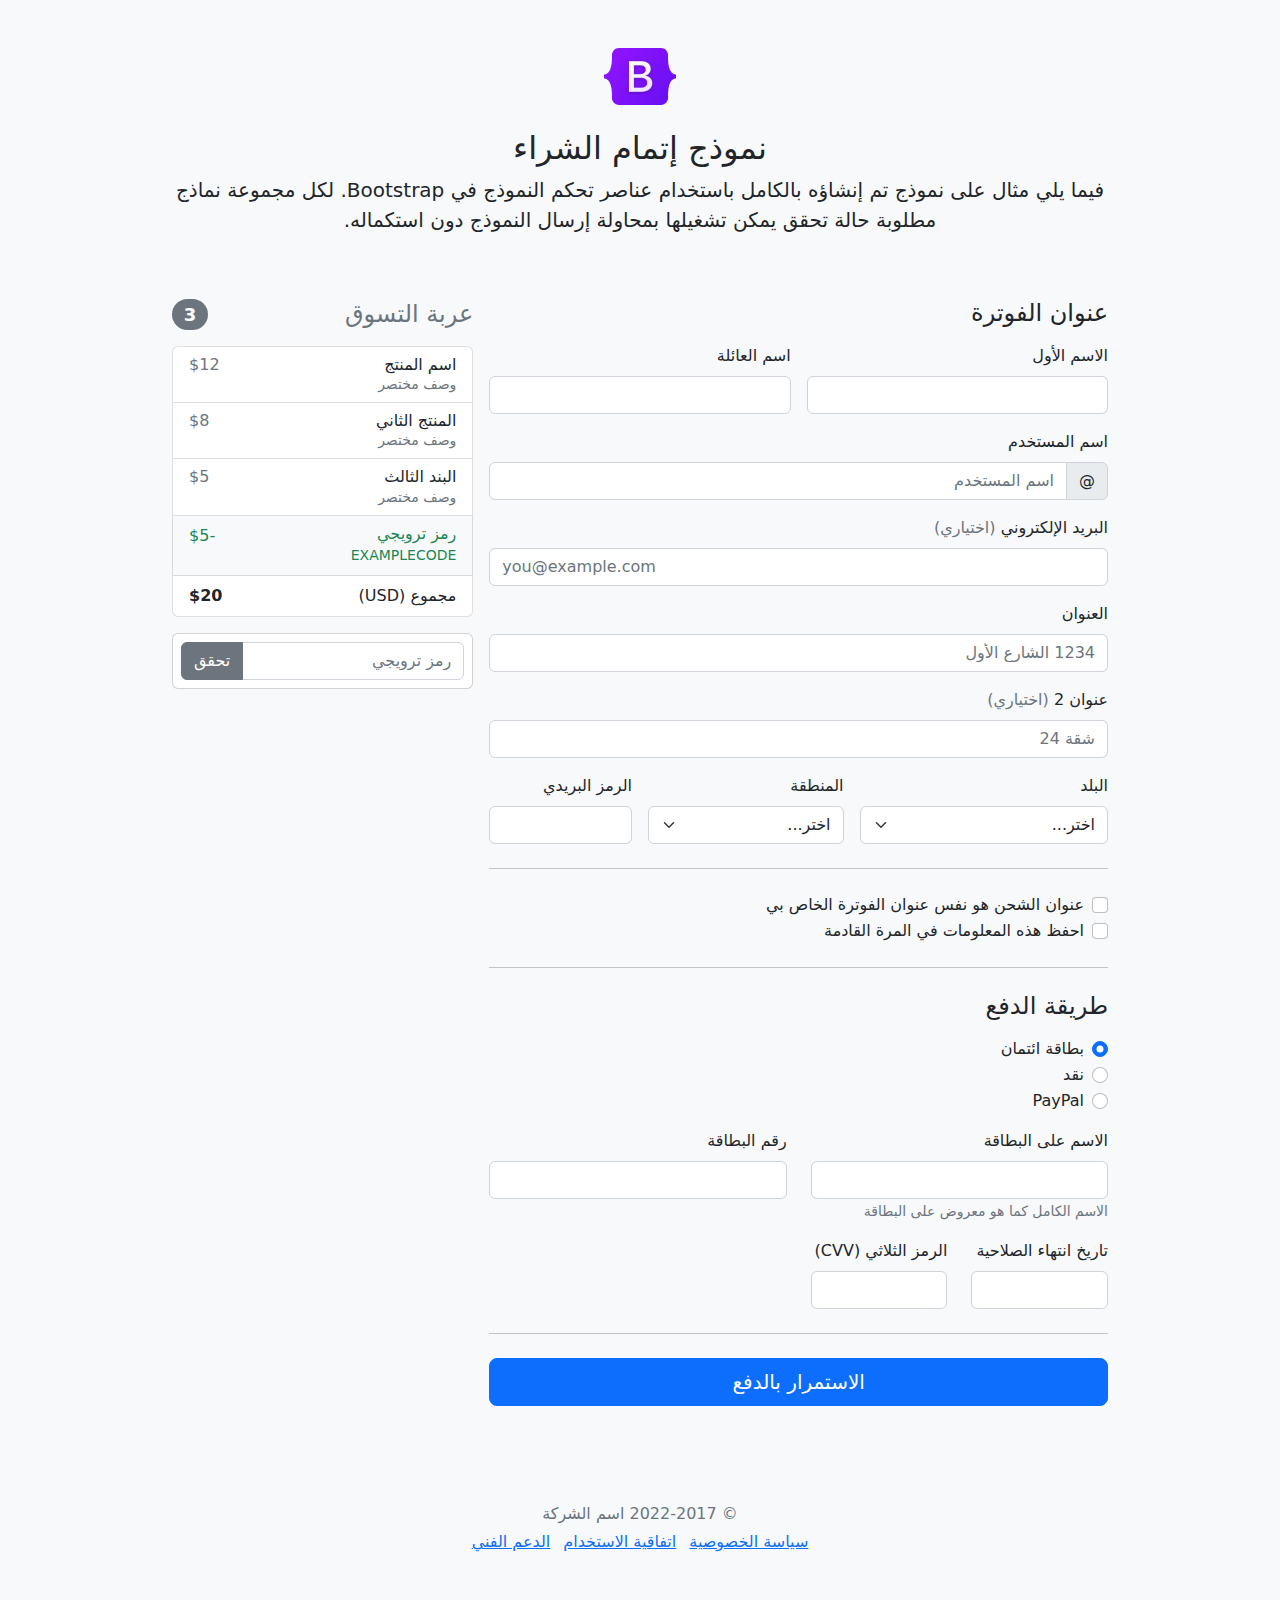
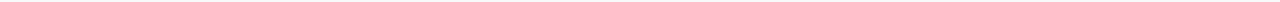
<file: bootstrap/checkout-rtl/index.html>
<!doctype html>
<html lang="ar" dir="rtl">
  <head>
    <meta charset="utf-8">
    <meta name="viewport" content="width=device-width, initial-scale=1">
    <meta name="description" content="">
    <meta name="author" content="Mark Otto, Jacob Thornton, and Bootstrap contributors">
    <meta name="generator" content="Hugo 0.104.2">
    <title>مثال إتمام الشراء · Bootstrap v5.2</title>

    <link rel="canonical" href="https://getbootstrap.com/docs/5.2/examples/checkout-rtl/">

    

    

<link href="../assets/dist/css/bootstrap.rtl.min.css" rel="stylesheet">

    <style>
      .bd-placeholder-img {
        font-size: 1.125rem;
        text-anchor: middle;
        -webkit-user-select: none;
        -moz-user-select: none;
        user-select: none;
      }

      @media (min-width: 768px) {
        .bd-placeholder-img-lg {
          font-size: 3.5rem;
        }
      }

      .b-example-divider {
        height: 3rem;
        background-color: rgba(0, 0, 0, .1);
        border: solid rgba(0, 0, 0, .15);
        border-width: 1px 0;
        box-shadow: inset 0 .5em 1.5em rgba(0, 0, 0, .1), inset 0 .125em .5em rgba(0, 0, 0, .15);
      }

      .b-example-vr {
        flex-shrink: 0;
        width: 1.5rem;
        height: 100vh;
      }

      .bi {
        vertical-align: -.125em;
        fill: currentColor;
      }

      .nav-scroller {
        position: relative;
        z-index: 2;
        height: 2.75rem;
        overflow-y: hidden;
      }

      .nav-scroller .nav {
        display: flex;
        flex-wrap: nowrap;
        padding-bottom: 1rem;
        margin-top: -1px;
        overflow-x: auto;
        text-align: center;
        white-space: nowrap;
        -webkit-overflow-scrolling: touch;
      }
    </style>

    
    <!-- Custom styles for this template -->
    <link href="../checkout/form-validation.css" rel="stylesheet">
  </head>
  <body class="bg-light">
    
<div class="container">
  <main>
    <div class="py-5 text-center">
      <img class="d-block mx-auto mb-4" src="../assets/brand/bootstrap-logo.svg" alt="" width="72" height="57">
      <h2>نموذج إتمام الشراء</h2>
      <p class="lead">فيما يلي مثال على نموذج تم إنشاؤه بالكامل باستخدام عناصر تحكم النموذج في Bootstrap. لكل مجموعة نماذج مطلوبة حالة تحقق يمكن تشغيلها بمحاولة إرسال النموذج دون استكماله.</p>
    </div>

    <div class="row g-3">
      <div class="col-md-5 col-lg-4 order-md-last">
        <h4 class="d-flex justify-content-between align-items-center mb-3">
          <span class="text-muted">عربة التسوق</span>
          <span class="badge bg-secondary rounded-pill">3</span>
        </h4>
        <ul class="list-group mb-3">
          <li class="list-group-item d-flex justify-content-between lh-sm">
            <div>
              <h6 class="my-0">اسم المنتج</h6>
              <small class="text-muted">وصف مختصر</small>
            </div>
            <span class="text-muted">$12</span>
          </li>
          <li class="list-group-item d-flex justify-content-between lh-sm">
            <div>
              <h6 class="my-0">المنتج الثاني</h6>
              <small class="text-muted">وصف مختصر</small>
            </div>
            <span class="text-muted">$8</span>
          </li>
          <li class="list-group-item d-flex justify-content-between lh-sm">
            <div>
              <h6 class="my-0">البند الثالث</h6>
              <small class="text-muted">وصف مختصر</small>
            </div>
            <span class="text-muted">$5</span>
          </li>
          <li class="list-group-item d-flex justify-content-between bg-light">
            <div class="text-success">
              <h6 class="my-0">رمز ترويجي</h6>
              <small>EXAMPLECODE</small>
            </div>
            <span class="text-success">-$5</span>
          </li>
          <li class="list-group-item d-flex justify-content-between">
            <span>مجموع (USD)</span>
            <strong>$20</strong>
          </li>
        </ul>

        <form class="card p-2">
          <div class="input-group">
            <input type="text" class="form-control" placeholder="رمز ترويجي">
            <button type="submit" class="btn btn-secondary">تحقق</button>
          </div>
        </form>
      </div>
      <div class="col-md-7 col-lg-8">
        <h4 class="mb-3">عنوان الفوترة</h4>
        <form class="needs-validation" novalidate>
          <div class="row g-3">
            <div class="col-sm-6">
              <label for="firstName" class="form-label">الاسم الأول</label>
              <input type="text" class="form-control" id="firstName" placeholder="" value="" required>
              <div class="invalid-feedback">
                يرجى إدخال اسم أول صحيح.
              </div>
            </div>

            <div class="col-sm-6">
              <label for="lastName" class="form-label">اسم العائلة</label>
              <input type="text" class="form-control" id="lastName" placeholder="" value="" required>
              <div class="invalid-feedback">
                يرجى إدخال اسم عائلة صحيح.
              </div>
            </div>

            <div class="col-12">
              <label for="username" class="form-label">اسم المستخدم</label>
              <div class="input-group has-validation">
                <span class="input-group-text">@</span>
                <input type="text" class="form-control" id="username" placeholder="اسم المستخدم" required>
              <div class="invalid-feedback">
                اسم المستخدم الخاص بك مطلوب.
                </div>
              </div>
            </div>

            <div class="col-12">
              <label for="email" class="form-label">البريد الإلكتروني <span class="text-muted">(اختياري)</span></label>
              <input type="email" class="form-control" id="email" placeholder="you@example.com">
              <div class="invalid-feedback">
                يرجى إدخال عنوان بريد إلكتروني صحيح لتصلكم تحديثات الشحن.
              </div>
            </div>

            <div class="col-12">
              <label for="address" class="form-label">العنوان</label>
              <input type="text" class="form-control" id="address" placeholder="1234 الشارع الأول" required>
              <div class="invalid-feedback">
                يرجى إدخال عنوان الشحن الخاص بك.
              </div>
            </div>

            <div class="col-12">
              <label for="address2" class="form-label">عنوان 2 <span class="text-muted">(اختياري)</span></label>
              <input type="text" class="form-control" id="address2" placeholder="شقة 24">
            </div>

            <div class="col-md-5">
              <label for="country" class="form-label">البلد</label>
              <select class="form-select" id="country" required>
                <option value="">اختر...</option>
                <option>الولايات المتحدة الأمريكية</option>
              </select>
              <div class="invalid-feedback">
                يرجى اختيار بلد صحيح.
              </div>
            </div>

            <div class="col-md-4">
              <label for="state" class="form-label">المنطقة</label>
              <select class="form-select" id="state" required>
                <option value="">اختر...</option>
                <option>كاليفورنيا</option>
              </select>
              <div class="invalid-feedback">
                يرجى اختيار اسم منطقة صحيح.
              </div>
            </div>

            <div class="col-md-3">
              <label for="zip" class="form-label">الرمز البريدي</label>
              <input type="text" class="form-control" id="zip" placeholder="" required>
              <div class="invalid-feedback">
                الرمز البريدي مطلوب.
              </div>
            </div>
          </div>

          <hr class="my-4">

          <div class="form-check">
            <input type="checkbox" class="form-check-input" id="same-address">
            <label class="form-check-label" for="same-address">عنوان الشحن هو نفس عنوان الفوترة الخاص بي</label>
          </div>

          <div class="form-check">
            <input type="checkbox" class="form-check-input" id="save-info">
            <label class="form-check-label" for="save-info">احفظ هذه المعلومات في المرة القادمة</label>
          </div>

          <hr class="my-4">

          <h4 class="mb-3">طريقة الدفع</h4>

          <div class="my-3">
            <div class="form-check">
              <input id="credit" name="paymentMethod" type="radio" class="form-check-input" checked required>
              <label class="form-check-label" for="credit">بطاقة ائتمان</label>
            </div>
            <div class="form-check">
              <input id="cash" name="paymentMethod" type="radio" class="form-check-input" required>
              <label class="form-check-label" for="cash">نقد</label>
            </div>
            <div class="form-check">
              <input id="paypal" name="paymentMethod" type="radio" class="form-check-input" required>
              <label class="form-check-label" for="paypal">PayPal</label>
            </div>
          </div>

          <div class="row gy-3">
            <div class="col-md-6">
              <label for="cc-name" class="form-label">الاسم على البطاقة</label>
              <input type="text" class="form-control" id="cc-name" placeholder="" required>
              <small class="text-muted">الاسم الكامل كما هو معروض على البطاقة</small>
              <div class="invalid-feedback">
                الاسم على البطاقة مطلوب
              </div>
            </div>

            <div class="col-md-6">
              <label for="cc-number" class="form-label">رقم البطاقة</label>
              <input type="text" class="form-control" id="cc-number" placeholder="" required>
              <div class="invalid-feedback">
                رقم بطاقة الائتمان مطلوب
              </div>
            </div>

            <div class="col-md-3">
              <label for="cc-expiration" class="form-label">تاريخ انتهاء الصلاحية</label>
              <input type="text" class="form-control" id="cc-expiration" placeholder="" required>
              <div class="invalid-feedback">
                تاريخ انتهاء الصلاحية مطلوب
              </div>
            </div>

            <div class="col-md-3">
              <label for="cc-cvv" class="form-label">الرمز الثلاثي (CVV)</label>
              <input type="text" class="form-control" id="cc-cvv" placeholder="" required>
              <div class="invalid-feedback">
                رمز الحماية مطلوب
              </div>
            </div>
          </div>

          <hr class="my-4">

          <button class="w-100 btn btn-primary btn-lg" type="submit">الاستمرار بالدفع</button>
        </form>
      </div>
    </div>
  </main>
  <footer class="my-5 pt-5 text-muted text-center text-small">
    <p class="mb-1">&copy; 2022-2017 اسم الشركة</p>
    <ul class="list-inline">
      <li class="list-inline-item"><a href="#">سياسة الخصوصية</a></li>
      <li class="list-inline-item"><a href="#">اتفاقية الاستخدام</a></li>
      <li class="list-inline-item"><a href="#">الدعم الفني</a></li>
    </ul>
  </footer>
</div>


    <script src="../assets/dist/js/bootstrap.bundle.min.js"></script>

      <script src="../checkout/form-validation.js"></script>
  </body>
</html>
</file>
<file: style.css>
body {
  margin: 0;
  padding: 0;
  background: #fff;
  color: #333;
  font-size: 16px;
  line-height: 1.5;
  font-family: Verdana, Geneva, Tahoma, sans-serif;
}
a {
  color: inherit;
  text-decoration: none;
}
a:focus,
a:hover {
  text-decoration: underline;
}
.main-container {
  max-width: 1024px;
  margin: auto;
  font-family: 'Segoe UI', Tahoma, Geneva, Verdana, sans-serif;
}

/*formatowanie nagłówka*/
.main-header {
  height: 150px;
}

/*formatowanie H1 w nagłówku*/
.main-header h1 {
  color: green;
  line-height: 150px;
  font-weight: 400;
}

/*formatowanie nawigacji*/
.main-nav {
  background: #333;
}

/*formatowanie listy w nawigacji*/
.main-nav ul {
  list-style: none;
  padding: 0;
  color: #fff;
  height: 50px;
}

/*sztuczka*/
.main-nav::after {
  content: '';
  display: block;
  clear: both;
}

/*podpunkty listy*/
.main-nav ul li {
  float: left;
  line-height: 50px;
}

/*hiperłącza w liście*/
.main-nav a {
  display: block;
  padding: 0 1em;
  transition-property: background;
  transition-duration: 0.5s;
  transition-timing-function: linear;
}

.main-nav a:focus,
.main-nav a:hover {
  background: darkgoldenrod;
}

/*wyrózniony element listy*/
.main-nav ul .active {
  background: green;
}
.main-section {
  float: left;
  width: 75%;
}
.main-section h1 {
    color: green;
    font-size: 28px;
    margin-left: 20px
}
.main-section h2 {
    color: green;
    font-size: 22px;
    margin-left: 20px
}
.main-section p {
    font-size: 15px;
    margin-left: 20px;
    margin-right: 30px;
}
.main-section a {
    color: green;
    float: right;
    margin-right: 30px;
}
.main-aside {
  float: right;
  width: 25%;
}
.main-aside h3 {
    color: green;
    font-size: 18px;
    margin-left: 5px;

}
.main-aside h4 {
    color: green;
    font-size: 15px;
    margin-left: 5px;
}
.main-aside p {
    font-size: 13px;
    margin-left: 5px;
    margin-right: 5px;
}
.main-aside ul li {
    color: green;
    margin-top: 5px;
    margin-left: 40px;
    font-size: 12px;
}

/*formatowanie stopki*/
.main-footer {
  display: block;
  clear: both;
  background: #333;
  height: 50px;
  text-align: center;
  color: #fff;
  line-height: 50px;
}
</file>
<file: style-media-queries.css>
@media screen and (max-width: 1024px) {
  /*formatowanie H1 w nagłówku*/
  .main-header h1 {
    text-align: center;
  }
  /*formatowanie listy w nawigacji*/
  .main-nav ul {
    height: unset;
    text-align: center;
  }

  /*podpunkty listy*/
  .main-nav ul li {
    float: unset;
  }
}
</file>
<file: 2/style.css>
body {
  margin: 0;
  padding: 0;
  background: #fff;
  color: #333;
  font-size: 16px;
  line-height: 1.5;
  font-family: Verdana, Geneva, Tahoma, sans-serif;
}
a {
  color: inherit;
  text-decoration: none;
}
a:focus,
a:hover {
  text-decoration: underline;
}
.main-container {
  max-width: 1024px;
  margin: auto;
  font-family: 'Segoe UI', Tahoma, Geneva, Verdana, sans-serif;
}

/*formatowanie nagłówka*/
.main-header {
  height: 150px;
}

/*formatowanie H1 w nagłówku*/
.main-header h1 {
  color: green;
  line-height: 150px;
  font-weight: 400;
}

/*formatowanie nawigacji*/
.main-nav {
  background: #333;
}

/*formatowanie listy w nawigacji*/
.main-nav ul {
  list-style: none;
  padding: 0;
  color: #fff;
  height: 50px;
}

/*sztuczka*/
.main-nav::after {
  content: '';
  display: block;
  clear: both;
}

/*podpunkty listy*/
.main-nav ul li {
  float: left;
  line-height: 50px;
}

/*hiperłącza w liście*/
.main-nav a {
  display: block;
  padding: 0 1em;
  transition-property: background;
  transition-duration: 0.5s;
  transition-timing-function: linear;
}

.main-nav a:focus,
.main-nav a:hover {
  background: darkgoldenrod;
}

/*wyrózniony element listy*/
.main-nav ul .active {
  background: green;
}
.main-section {
  float: left;
  width: 75%;
}
.main-section h1 {
    color: green;
    font-size: 28px;
    margin-left: 20px
}
.main-section h2 {
    color: green;
    font-size: 22px;
    margin-left: 20px
}
.main-section p {
    font-size: 15px;
    margin-left: 20px;
    margin-right: 30px;
}
.main-section a {
    color: green;
    float: right;
    margin-right: 30px;
}
.main-aside {
  float: right;
  width: 25%;
}
.main-aside h3 {
    color: green;
    font-size: 18px;
    margin-left: 5px;

}
.main-aside h4 {
    color: green;
    font-size: 15px;
    margin-left: 5px;
}
.main-aside p {
    font-size: 13px;
    margin-left: 5px;
    margin-right: 5px;
}
.main-aside ul li {
    color: green;
    margin-top: 5px;
    margin-left: 40px;
    font-size: 12px;
}

/*formatowanie stopki*/
.main-footer {
  display: block;
  clear: both;
  background: #333;
  height: 50px;
  text-align: center;
  color: #fff;
  line-height: 50px;
}
</file>
<file: 2/style-media-queries.css>
@media screen and (max-width: 1024px) {
  /*formatowanie H1 w nagłówku*/
  .main-header h1 {
    text-align: center;
  }
  /*formatowanie listy w nawigacji*/
  .main-nav ul {
    height: unset;
    text-align: center;
  }

  /*podpunkty listy*/
  .main-nav ul li {
    float: unset;
  }
}
</file>
<file: 2/animations.css>
@keyframes slide {
  0% {
  }
  25% {
    left: 515px;
    top: 75px;
  }
  50% {
    left: 300px;
    top: -15px;
  }
  75% {
    top: 90px;
  }
  100% {
    left: -40px;
    top: -15px;
  }
}
.main-header {
  position: relative;
}
.stage {
  background: #eaeaed;
  border-radius: 6px;
  height: 150px;
  position: absolute;
  right: 0;
  top: 0;
  width: 600px;
  overflow: hidden;
}
.stage:hover .ball {
  animation: slide 2s linear;
  animation-iteration-count: infinite;
}
.ball {
  top: -15px;
  left: -40px;
  background: green;
  border-radius: 50%;
  height: 50px;
  position: absolute;
  width: 50px;
}
</file>
<file: rainbow szablon bootstrap/css/templatemo-style.css>
/* 

Rainbow Theme

http://www.templatemo.com/tm-485-rainbow

-----------------------------*/
body {	
	color: #64572a;
	font-family: 'Open Sans', Helvetica, Arial, sans-serif;
	font-size: 22px;
	font-weight: 300;
}

.tm-bg-img-header {
	background-image: url('../img/rainbow-header-bg.jpg');
	background-repeat: no-repeat;
	background-position: center top;
	background-size: contain;
}

.tm-bg-img-content {
	background-image: url('../img/rainbow-content-bg.jpg');
	background-repeat: repeat;
}

a { color: #196d92;  }
a, button { transition: all 0.3s ease; }
button:focus { outline: none; }
a:hover,
a:focus,
.nav-link.active {
	color: #64572a;
	text-decoration: none;
	outline: none;
}

.container { max-width: 1040px; }

/* Sticky header 
--------------------------*/
.tm-header-container {
	position: relative;
	padding-bottom: 6rem;
	margin-bottom: 10%;
}

@media (max-width: 991px) {
	.tm-header-container { margin-bottom: 5%; }
}

.tm-navbar-row { z-index: 1000; }
.tm-navbar-row.sticky .navbar {	padding: 0; }
.tm-navbar-row.sticky .nav { font-size: 1.6rem; }

@media (min-width: 768px) {
	.tm-navbar-row { height: 88px; }
	.tm-navbar-row-absolute { 
		position: absolute;
		left: 0;
		right: 0;
		bottom: 0;
	}
	.tm-navbar-row.sticky {
		position: fixed;
		top: 0;
		font-size: 0.6em;
		height: 54px;		
		background-color: rgba(235, 222, 180, 0.86);
	}
}

@media (max-width: 767px) {
	
	.navbar { padding: 0; }

	.tm-navbar-rounded { border-radius: 10px; }

	.tm-header-container {
	    padding-bottom: 3%;
	    margin-bottom: 5%;
	}
}

/* 1. Site header 
--------------------------*/
.tm-site-title {
    color: #fffeff;
    text-shadow: 0px 2px 2px rgb(146, 109, 46);
    font-family: 'Times New Roman', Georgia, sans-serif;
    font-size: 4.4rem;
    margin-top: 10rem;
    margin-bottom: 1.5rem;
}

.tm-site-description {
	font-size: 2rem;
	margin-bottom: 4rem;
}

/* 2. Navigation
-------------------------*/
.nav {
	display: inline-block;
	font-size: 2.1rem;
	overflow: auto;
}

.navbar-nav .nav-link {
	padding-left: 1.5rem;
	padding-right: 1.5rem;
}

@media (max-width: 991px) and (min-width: 767px) {
	.nav { font-size: 1.6rem; }
	.navbar-nav .nav-link {
	    padding-left: 1.5rem;
	    padding-right: 1.5rem;
	}
}

@media (max-width: 767px) {
	.nav { font-size: 1.6rem; }
	
	.navbar-nav .nav-item+.nav-item { margin-left: 0; }
}


/* 3. Icon and text 2 column block
---------------------*/
#tm-section-1 {	padding-top: 5rem; }

@media (max-width: 767px) {
	#tm-section-1 { padding-top: 5%; }
}

.tm-2-col-img-text {
	display: -webkit-flex;
	display: -ms-flexbox;
	display: flex;
	padding-bottom: 2.5%;
	padding-top: 2.5%;
	overflow: auto;
}

.tm-2-col-img {
	display: -webkit-flex;
	display: -ms-flexbox;
	display: flex;
    -webkit-justify-content: space-around;
        -ms-flex-pack: distribute;
            justify-content: space-around;
    -webkit-align-items: center;
        -ms-flex-align: center;
            align-items: center;
    padding: 4%;
}

.tm-2-col-text {
	display: -webkit-flex;
	display: -ms-flexbox;
	display: flex;
	-webkit-align-items: flex-start;
	    -ms-flex-align: start;
	        align-items: flex-start;
    -webkit-flex-direction: column;
        -ms-flex-direction: column;
            flex-direction: column;
    -webkit-justify-content: center;
        -ms-flex-pack: center;
            justify-content: center;
    padding-right: 8%;
}

.tm-2-col-text-title {
	font-size: 2rem;
    margin-bottom: 20px;    
}

.tm-2-col-text-description {
	font-weight: 300;
    line-height: 1.8;    
    margin-bottom: 6%;
    width: 100%;
}

/* 3. Icon and text 2 column block
----------------------------------------*/
@media (max-width: 1600px) {
	.tm-2-col-text {
		padding-left: 5%;
		padding-right: 5%;
	}
}

@media (max-width: 1320px) {
	.tm-2-col-text {
		padding-left: 3%;
		padding-right: 3%;
	}

	.tm-2-col-text-description {
		line-height: 1.6;
		margin-bottom: 4%;
	}
}

@media (max-width: 991px) {
	.tm-2-col-img-text { display: block; }

	.tm-2-col-text {
		padding-top: 5%;
		padding-bottom: 5%;
	}

	.tm-2-col-text-title {
	    font-size: 1.8rem;
	    margin-bottom: 1rem;
	}

	.tm-2-col-text-description {
		font-size: 1.3rem;
		margin-bottom: 1.5rem;
	}
}

@media (max-width: 480px) {
	.tm-2-col-text { padding: 10% 0; }	
}

/* 4. Plans
---------------*/
.tm-section {
	padding-top: 7rem;
	padding-bottom: 6rem;
}

#tm-section-4 { padding-top: 6rem; }

.tm-section-title {
	font-size: 2.25rem;
	margin-bottom: 1.8rem;
}

.tm-section-subtitle {
	max-width: 800px;
	margin: 0 auto 5rem;
}

.tm-plan-boxes-container {
    max-width: 1340px;
    margin-left: auto;
    margin-right: auto;
    overflow: auto;
}

.tm-plan-table-header,
.tm-plan-table-cell {
	padding: 2rem 3rem;
}
.tm-plan-table-cell-pad-small { padding: 1rem 2rem; }

.tm-plan-table-header {
	font-size: 2rem;
	font-weight: 300;
}

.tm-table-full-width { width: 100%; }
.tm-bg-green-1 { background-color: #a4e0be; }
.tm-bg-green-2 { background-color: #bfe9d1; }
.tm-bg-green-3 { background-color: #dbf1e4; }

.tm-bg-green-1,
.tm-bg-green-2,
.tm-bg-green-3,
.tm-color-green { 
	color: #006633; 
}

.tm-bg-blue-1 { background-color: #abddf8; }
.tm-bg-blue-2 { background-color: #b7ecfa; }
.tm-bg-blue-3 { background-color: #d7f4fc; }

.tm-bg-blue-1,
.tm-bg-blue-2,
.tm-bg-blue-3,
.tm-color-blue {
	color: #006699;
}

.tm-bg-gold-1 { background-color: #dddba0; }
.tm-bg-gold-2 { background-color: #ece9c8; }
.tm-bg-gold-3 { background-color: #f3f2e0; }

.tm-bg-gold-1,
.tm-bg-gold-2,
.tm-bg-gold-3 {
	color: #996600;
}

.tm-btn-rounded {
	border-radius: 2.5rem;
    display: inline-block;
    font-size: 1.4rem;
    font-weight: 400;    
    padding: 0.8rem 3rem;
	min-width: 180px;
	width: auto;
	height: 60px;
    text-align: center;    
}

.tm-btn-green {	color: #046134; }
.tm-btn-blue { color: #267cab;  }
.tm-btn-gold { color: #8b6814;  }

.tm-btn-green:hover,
.tm-btn-green:focus {
	color: #dbf1e4;
	background-color: #046134;
}

.tm-btn-blue:hover,
.tm-btn-blue:focus {
	color: #d7f4fc;
	background-color: #267cab;
}

.tm-btn-gold:hover,
.tm-btn-gold:focus {
	color: #f3f2e0;
	background-color: #8b6814;
}

@media (max-width: 991px) {
	.tm-section {
		padding-top: 5%;
    	padding-bottom: 4%;
	}

	.tm-section-title {	margin-bottom: 1rem; }

	.tm-section-subtitle { margin-bottom: 2rem; }
}

@media (max-width: 767px) {
	.tm-section {
		padding-top: 10%;
    	padding-bottom: 8%;
	}
}

@media (max-width: 991px) and (min-width: 768px) {
	table {	font-size: 1.2rem; }
	.tm-plan-table-header { font-size: 1.6rem; }

	.tm-plan-table-header, 
	.tm-plan-table-cell	{
	    padding: 1rem 1.5rem;
	}

	.tm-table-col {
		padding-left: 0.5rem;
		padding-right: 0.5rem;
	}
}

@media (max-width: 991px) {
	.tm-plan-table-cell-pad-small { padding: .5rem; }

	.tm-btn-rounded {
		font-size: 1.4rem;
		height: 50px;
		padding-top: .5rem;
	}
}

@media (max-width: 767px) {
	.tm-table-col {
		margin-top: 1.5rem;
		padding-left: 0;
		padding-right: 0;
	}
	.tm-table-container { padding: 0 0 50px; }
	.tm-table-container:last-child { padding-bottom: 0;	}

	.tm-section-small-pad { padding-top: 3rem; }

	.tm-plan-table-header, 
	.tm-plan-table-cell {
	    padding: 1rem 1.5rem;
	}


	.tm-plan-table-cell-pad-small { padding: .5rem; }
}

/* 5. Contact
-----------------*/
.tm-section-subtitle-contact {
	margin-bottom: 0;
	line-height: 1.8;
    font-size: 1.5rem;
}

.tm-section-contact-form {
	padding-top: 5rem;
	background-position: center 100px;
	background-size: cover;
}

@media (max-width: 1700px) {
	.tm-section-contact-form { background-position: center 195px; }	
}

@media (max-width: 1500px) {
	.tm-section-contact-form { 
		background-position: center 300px;
		background-size: contain; 
	}
}

@media (max-width: 1200px) {
	.tm-section-contact-form { background-position: center 350px; }
}

@media (max-width: 991px) {
	.tm-section-contact-form { background-position: center 450px; }
}

@media (max-width: 790px) {
	.tm-section-contact-form { background-position: center bottom; }
}

@media (max-width: 552px) {
	.tm-section-contact-form { background-position: center 86%; }
}

@media (max-width: 337px) {
	.tm-section-contact-form { background-position: center 80%; }
}

.tm-contact-form {
	margin: 0 auto;
	max-width: 840px;
}

.form-control {
	color: #655623;
	padding: .75rem 1.75rem;
	font-size: 1.4rem;
	background-color : #E3D4A9;
	border-radius: 0;
	border-color: #917D33;
}

.form-control:focus { border-color: #393422; }

textarea.form-control {
	padding-top: 1.15rem;
	padding-bottom: 1.15rem;
}

.form-group { margin-bottom: 2rem; }

.tm-form-group-left { padding-left: 0; }
.tm-form-group-right { padding-right: 0; }

.tm-social-icons-container { margin-top: 20px; }

.tm-social-icon-link-brown {
	background-color: transparent;
	color: #655623;
    padding: 8px;
    border: 1px solid #917D33;
    border-radius: 50%;
    margin-right: 2%;
    width: 52px;
    height: 52px;
    display: inline-block;
    text-align: center;
}

.tm-social-icon-link-brown:last-child {
	margin-right: 0;
}

.tm-social-icon-link-brown:hover,
.tm-social-icon-link-brown:focus {
	color: #E3D4A9;
	background-color: #655623; 
}

.tm-btn-brown-square {
	font-size: 1.4rem;
    font-weight: 300;
    padding: 0.9rem 3rem;
    border-radius: 0;
    background-color: #E3D4A9;
    border-color: #917D33;
    color: #655623;
}

.tm-btn-brown-square:hover,
.tm-btn-brown-square:focus {
	background-color: #655623;
	color: #E3D4A9;
}

.form-control::-webkit-input-placeholder {
   color: #655623;
}

.form-control:-moz-placeholder { /* Firefox 18- */
   color: #655623;  
}

.form-control::-moz-placeholder {  /* Firefox 19+ */
   color: #655623;  
}

.form-control:-ms-input-placeholder {  
   color: #655623;  
}

/* 5. contact 
--------------*/
@media (max-width: 1199px) {
	.tm-form-group-right { padding-left: 0;	}	
}

@media (max-width: 767px) {
	.tm-form-group-left { padding-right: 0;	}
}

@media (max-width: 480px) {
	textarea.form-control {
		padding-top: .5rem;
		padding-bottom: .5rem;
	}

	.form-control {	padding: .5rem .75rem; }
}

/* 6. footer
--------------*/
.tm-footer { margin-top: 15rem; }
.tm-copyright-text {
	color: #655623;
	font-size: 1.3rem;
	padding-top: 3%;
	padding-bottom: 3%;
}

@media (max-width: 767px) {
	.tm-footer { margin-top: 8rem; }
}

/* Elements page
-----------------------*/
.tm-section-small-pad {
	padding-top: 7rem;
	padding-bottom: 0;
}
.tm-bg-blue-1 {	background-color: #abddf8; }
.tm-bg-blue-2 { background-color: #b7ecfb; }
.tm-bg-blue-3 { background-color: #dbfafd; }
.tm-color-row { height: 20px;  }

.tm-text-blue-1 { color: #0099cc;  }

.tm-font-thin { font-weight: 300;  }
.tm-font-normal { font-weight: 400; }

.tm-header-row { padding: 5rem 0.5rem; }

.tm-h1 { margin-bottom: 0; }

.tm-nav {
	font-size: 2.1rem;
    overflow: auto;
    width: 80%;
    display: -webkit-flex;
    display: -ms-flexbox;
    display: flex;
    -webkit-justify-content: space-between;
        -ms-flex-pack: justify;
            justify-content: space-between;
    -webkit-flex-wrap: wrap;
        -ms-flex-wrap: wrap;
            flex-wrap: wrap;
    margin: 0 auto;
    max-width: 1060px;
}

.tm-nav .nav-link {
	padding-top: 0.9rem;
	padding-bottom: 0.9rem;
}

@media (max-width: 767px) {
	.tm-nav { width: auto; }

	.tm-sm-bg-blue { background-color: #abddf8; }
}

.tm-bg-pink-1 { background-color: #f5ade7; }
.tm-bg-pink-2 { background-color: #ffcaff; }
.tm-bg-pink-3 { background-color: #fbe1fd; }

.tm-bg-pink-1,
.tm-bg-pink-2,
.tm-bg-pink-3 {
	color: #3f323f;
}

.tm-bg-purple-1 { background-color: #ccccff; }
.tm-bg-purple-2 { background-color: #ddddff; }
.tm-bg-purple-3 { background-color: #eaeaff; }

.tm-bg-purple-1,
.tm-bg-purple-2,
.tm-bg-purple-3 {
	color: #993399;
}

.tm-bg-gray-1 { background-color: #cccccc; }
.tm-bg-gray-2 { background-color: #dddddd; }
.tm-bg-gray-3 { background-color: #f4f4f4; }

.tm-bg-gray-1,
.tm-bg-gray-2,
.tm-bg-gray-3 {
	color: #000000;
}

.tm-btn-purple { background-color: #ccccff; }
.tm-btn-purple:hover,
.tm-btn-purple:focus {
	color: #ccccff;
	background-color: #993399;
}

.tm-btn-gray { 
	background-color: #cccccc; 
	color: #000000;
}
.tm-btn-gray:hover,
.tm-btn-gray:focus {
	color: #cccccc;
	background-color: #000000;
}

.tm-btn-pink:hover,
.tm-btn-pink:focus {
	color: #ffffff;
	background-color: #A92C84;
}

.tm-color-black { color: black; }
.tm-section-title-small { 
	font-size: 2rem;
	margin-bottom: 4rem; 
}

.tm-section-margin-bottom-big {	margin-bottom: 15%; }
</file>
<file: bootstrap/blog/blog.rtl.css>
/* stylelint-disable selector-list-comma-newline-after */

.blog-header {
  border-bottom: 1px solid #e5e5e5;
}

.blog-header-logo {
  font-family: Amiri, Georgia, "Times New Roman", serif;
  font-size: 2.25rem;
}

.blog-header-logo:hover {
  text-decoration: none;
}

h1, h2, h3, h4, h5, h6 {
  font-family: Amiri, Georgia, "Times New Roman", serif;
}

.display-4 {
  font-size: 2.5rem;
}
@media (min-width: 768px) {
  .display-4 {
    font-size: 3rem;
  }
}

.flex-auto {
  flex: 0 0 auto;
}

.h-250 { height: 250px; }
@media (min-width: 768px) {
  .h-md-250 { height: 250px; }
}

/* Pagination */
.blog-pagination {
  margin-bottom: 4rem;
}

/*
 * Blog posts
 */
.blog-post {
  margin-bottom: 4rem;
}
.blog-post-title {
  font-size: 2.5rem;
}
.blog-post-meta {
  margin-bottom: 1.25rem;
  color: #727272;
}

/*
 * Footer
 */
.blog-footer {
  padding: 2.5rem 0;
  color: #727272;
  text-align: center;
  background-color: #f9f9f9;
  border-top: .05rem solid #e5e5e5;
}
.blog-footer p:last-child {
  margin-bottom: 0;
}
</file>
<file: bootstrap/blog/blog.css>
/* stylelint-disable selector-list-comma-newline-after */

.blog-header {
  border-bottom: 1px solid #e5e5e5;
}

.blog-header-logo {
  font-family: "Playfair Display", Georgia, "Times New Roman", serif/*rtl:Amiri, Georgia, "Times New Roman", serif*/;
  font-size: 2.25rem;
}

.blog-header-logo:hover {
  text-decoration: none;
}

h1, h2, h3, h4, h5, h6 {
  font-family: "Playfair Display", Georgia, "Times New Roman", serif/*rtl:Amiri, Georgia, "Times New Roman", serif*/;
}

.display-4 {
  font-size: 2.5rem;
}
@media (min-width: 768px) {
  .display-4 {
    font-size: 3rem;
  }
}

.flex-auto {
  flex: 0 0 auto;
}

.h-250 { height: 250px; }
@media (min-width: 768px) {
  .h-md-250 { height: 250px; }
}

/* Pagination */
.blog-pagination {
  margin-bottom: 4rem;
}

/*
 * Blog posts
 */
.blog-post {
  margin-bottom: 4rem;
}
.blog-post-title {
  font-size: 2.5rem;
}
.blog-post-meta {
  margin-bottom: 1.25rem;
  color: #727272;
}

/*
 * Footer
 */
.blog-footer {
  padding: 2.5rem 0;
  color: #727272;
  text-align: center;
  background-color: #f9f9f9;
  border-top: .05rem solid #e5e5e5;
}
.blog-footer p:last-child {
  margin-bottom: 0;
}
</file>
<file: bootstrap/carousel/carousel.rtl.css>
/* GLOBAL STYLES
-------------------------------------------------- */
/* Padding below the footer and lighter body text */

body {
  padding-top: 3rem;
  padding-bottom: 3rem;
  color: #5a5a5a;
}


/* CUSTOMIZE THE CAROUSEL
-------------------------------------------------- */

/* Carousel base class */
.carousel {
  margin-bottom: 4rem;
}
/* Since positioning the image, we need to help out the caption */
.carousel-caption {
  bottom: 3rem;
  z-index: 10;
}

/* Declare heights because of positioning of img element */
.carousel-item {
  height: 32rem;
}


/* MARKETING CONTENT
-------------------------------------------------- */

/* Center align the text within the three columns below the carousel */
.marketing .col-lg-4 {
  margin-bottom: 1.5rem;
  text-align: center;
}
.marketing .col-lg-4 p {
  margin-right: .75rem;
  margin-left: .75rem;
}


/* Featurettes
------------------------- */

.featurette-divider {
  margin: 5rem 0; /* Space out the Bootstrap <hr> more */
}

/* Thin out the marketing headings */

/* RESPONSIVE CSS
-------------------------------------------------- */

@media (min-width: 40em) {
  /* Bump up size of carousel content */
  .carousel-caption p {
    margin-bottom: 1.25rem;
    font-size: 1.25rem;
    line-height: 1.4;
  }

  .featurette-heading {
    font-size: 50px;
  }
}

@media (min-width: 62em) {
  .featurette-heading {
    margin-top: 7rem;
  }
}
</file>
<file: bootstrap/carousel/carousel.css>
/* GLOBAL STYLES
-------------------------------------------------- */
/* Padding below the footer and lighter body text */

body {
  padding-top: 3rem;
  padding-bottom: 3rem;
  color: #5a5a5a;
}


/* CUSTOMIZE THE CAROUSEL
-------------------------------------------------- */

/* Carousel base class */
.carousel {
  margin-bottom: 4rem;
}
/* Since positioning the image, we need to help out the caption */
.carousel-caption {
  bottom: 3rem;
  z-index: 10;
}

/* Declare heights because of positioning of img element */
.carousel-item {
  height: 32rem;
}


/* MARKETING CONTENT
-------------------------------------------------- */

/* Center align the text within the three columns below the carousel */
.marketing .col-lg-4 {
  margin-bottom: 1.5rem;
  text-align: center;
}
/* rtl:begin:ignore */
.marketing .col-lg-4 p {
  margin-right: .75rem;
  margin-left: .75rem;
}
/* rtl:end:ignore */


/* Featurettes
------------------------- */

.featurette-divider {
  margin: 5rem 0; /* Space out the Bootstrap <hr> more */
}

/* Thin out the marketing headings */
/* rtl:begin:remove */
.featurette-heading {
  letter-spacing: -.05rem;
}

/* rtl:end:remove */

/* RESPONSIVE CSS
-------------------------------------------------- */

@media (min-width: 40em) {
  /* Bump up size of carousel content */
  .carousel-caption p {
    margin-bottom: 1.25rem;
    font-size: 1.25rem;
    line-height: 1.4;
  }

  .featurette-heading {
    font-size: 50px;
  }
}

@media (min-width: 62em) {
  .featurette-heading {
    margin-top: 7rem;
  }
}
</file>
<file: bootstrap/checkout/form-validation.css>
.container {
  max-width: 960px;
}
</file>
<file: bootstrap/cheatsheet/cheatsheet.rtl.css>
body {
  scroll-behavior: smooth;
}

/**
 * Bootstrap "Journal code" icon
 * @link https://icons.getbootstrap.com/icons/journal-code/
 */
.bd-heading a::before {
  display: inline-block;
  width: 1em;
  height: 1em;
  margin-left: .25rem;
  content: "";
  background-image: url("data:image/svg+xml,%3Csvg xmlns='http://www.w3.org/2000/svg' fill='%25230d6efd' viewBox='0 0 16 16'%3E%3Cpath d='M4 1h8a2 2 0 0 1 2 2v10a2 2 0 0 1-2 2H4a2 2 0 0 1-2-2h1a1 1 0 0 0 1 1h8a1 1 0 0 0 1-1V3a1 1 0 0 0-1-1H4a1 1 0 0 0-1 1H2a2 2 0 0 1 2-2z'/%3E%3Cpath d='M2 5v-.5a.5.5 0 0 1 1 0V5h.5a.5.5 0 0 1 0 1h-2a.5.5 0 0 1 0-1H2zm0 3v-.5a.5.5 0 0 1 1 0V8h.5a.5.5 0 0 1 0 1h-2a.5.5 0 0 1 0-1H2zm0 3v-.5a.5.5 0 0 1 1 0v.5h.5a.5.5 0 0 1 0 1h-2a.5.5 0 0 1 0-1H2z'/%3E%3Cpath fill-rule='evenodd' d='M8.646 5.646a.5.5 0 0 1 .708 0l2 2a.5.5 0 0 1 0 .708l-2 2a.5.5 0 0 1-.708-.708L10.293 8 8.646 6.354a.5.5 0 0 1 0-.708zm-1.292 0a.5.5 0 0 0-.708 0l-2 2a.5.5 0 0 0 0 .708l2 2a.5.5 0 0 0 .708-.708L5.707 8l1.647-1.646a.5.5 0 0 0 0-.708z'/%3E%3C/svg%3E");
  background-size: 1em;
}

/* stylelint-disable-next-line selector-max-universal */
.bd-heading + div > * + * {
  margin-top: 3rem;
}

/* Table of contents */
.bd-aside a {
  padding: .1875rem .5rem;
  margin-top: .125rem;
  margin-right: .3125rem;
  color: rgba(0, 0, 0, .65);
}

.bd-aside a:hover,
.bd-aside a:focus {
  color: rgba(0, 0, 0, .85);
  background-color: rgba(121, 82, 179, .1);
}

.bd-aside .active {
  font-weight: 600;
  color: rgba(0, 0, 0, .85);
}

.bd-aside .btn {
  padding: .25rem .5rem;
  font-weight: 600;
  color: rgba(0, 0, 0, .65);
}

.bd-aside .btn:hover,
.bd-aside .btn:focus {
  color: rgba(0, 0, 0, .85);
  background-color: rgba(121, 82, 179, .1);
}

.bd-aside .btn:focus {
  box-shadow: 0 0 0 1px rgba(121, 82, 179, .7);
}

.bd-aside .btn::before {
  width: 1.25em;
  line-height: 0;
  content: url("data:image/svg+xml,%3csvg xmlns='http://www.w3.org/2000/svg' width='16' height='16' viewBox='0 0 16 16'%3e%3cpath fill='none' stroke='rgba%280,0,0,.5%29' stroke-linecap='round' stroke-linejoin='round' stroke-width='2' d='M5 14l6-6-6-6'/%3e%3c/svg%3e");
  transition: transform .35s ease;
  transform: rotate(180deg) translateX(-2px);
  transform-origin: .5em 50%;
}

.bd-aside .btn[aria-expanded="true"]::before {
  transform: rotate(90deg);
}


/* Examples */
.scrollspy-example {
  height: 200px;
}

[id="modal"] .bd-example .btn,
[id="buttons"] .bd-example .btn,
[id="tooltips"] .bd-example .btn,
[id="popovers"] .bd-example .btn,
[id="dropdowns"] .bd-example .btn-group,
[id="dropdowns"] .bd-example .dropdown,
[id="dropdowns"] .bd-example .dropup,
[id="dropdowns"] .bd-example .dropend,
[id="dropdowns"] .bd-example .dropstart {
  margin: 0 0 1rem 1rem;
}

/* Layout */
@media (min-width: 1200px) {
  body {
    display: grid;
    grid-template-rows: auto;
    grid-template-columns: 1fr 4fr 1fr;
    gap: 1rem;
  }

  .bd-header {
    position: fixed;
    top: 0;
    right: 0;
    left: 0;
    z-index: 1030;
    grid-column: 1 / span 3;
  }

  .bd-aside,
  .bd-cheatsheet {
    padding-top: 4rem;
  }

  /**
   * 1. Too bad only Firefox supports subgrids ATM
   */
  .bd-cheatsheet,
  .bd-cheatsheet section,
  .bd-cheatsheet article {
    display: inherit; /* 1 */
    grid-template-rows: auto;
    grid-template-columns: 1fr 4fr;
    grid-column: 1 / span 2;
    gap: inherit; /* 1 */
  }

  .bd-aside {
    grid-area: 1 / 3;
    scroll-margin-top: 4rem;
  }

  .bd-cheatsheet section,
  .bd-cheatsheet section > h2 {
    top: 2rem;
    scroll-margin-top: 2rem;
  }

  .bd-cheatsheet section > h2::before {
    position: absolute;
    top: 0;
    right: 0;
    bottom: -2rem;
    left: 0;
    z-index: -1;
    content: "";
    background-image: linear-gradient(to bottom, rgba(255, 255, 255, 1) calc(100% - 3rem), rgba(255, 255, 255, .01));
  }

  .bd-cheatsheet article,
  .bd-cheatsheet .bd-heading {
    top: 8rem;
    scroll-margin-top: 8rem;
  }

  .bd-cheatsheet .bd-heading {
    z-index: 1;
  }
}
</file>
<file: bootstrap/cheatsheet/cheatsheet.css>
body {
  scroll-behavior: smooth;
}

/**
 * Bootstrap "Journal code" icon
 * @link https://icons.getbootstrap.com/icons/journal-code/
 */
.bd-heading a::before {
  display: inline-block;
  width: 1em;
  height: 1em;
  margin-right: .25rem;
  content: "";
  background-image: url("data:image/svg+xml,%3Csvg xmlns='http://www.w3.org/2000/svg' fill='%25230d6efd' viewBox='0 0 16 16'%3E%3Cpath d='M4 1h8a2 2 0 0 1 2 2v10a2 2 0 0 1-2 2H4a2 2 0 0 1-2-2h1a1 1 0 0 0 1 1h8a1 1 0 0 0 1-1V3a1 1 0 0 0-1-1H4a1 1 0 0 0-1 1H2a2 2 0 0 1 2-2z'/%3E%3Cpath d='M2 5v-.5a.5.5 0 0 1 1 0V5h.5a.5.5 0 0 1 0 1h-2a.5.5 0 0 1 0-1H2zm0 3v-.5a.5.5 0 0 1 1 0V8h.5a.5.5 0 0 1 0 1h-2a.5.5 0 0 1 0-1H2zm0 3v-.5a.5.5 0 0 1 1 0v.5h.5a.5.5 0 0 1 0 1h-2a.5.5 0 0 1 0-1H2z'/%3E%3Cpath fill-rule='evenodd' d='M8.646 5.646a.5.5 0 0 1 .708 0l2 2a.5.5 0 0 1 0 .708l-2 2a.5.5 0 0 1-.708-.708L10.293 8 8.646 6.354a.5.5 0 0 1 0-.708zm-1.292 0a.5.5 0 0 0-.708 0l-2 2a.5.5 0 0 0 0 .708l2 2a.5.5 0 0 0 .708-.708L5.707 8l1.647-1.646a.5.5 0 0 0 0-.708z'/%3E%3C/svg%3E");
  background-size: 1em;
}

/* stylelint-disable-next-line selector-max-universal */
.bd-heading + div > * + * {
  margin-top: 3rem;
}

/* Table of contents */
.bd-aside a {
  padding: .1875rem .5rem;
  margin-top: .125rem;
  margin-left: .3125rem;
  color: rgba(0, 0, 0, .65);
}

.bd-aside a:hover,
.bd-aside a:focus {
  color: rgba(0, 0, 0, .85);
  background-color: rgba(121, 82, 179, .1);
}

.bd-aside .active {
  font-weight: 600;
  color: rgba(0, 0, 0, .85);
}

.bd-aside .btn {
  padding: .25rem .5rem;
  font-weight: 600;
  color: rgba(0, 0, 0, .65);
}

.bd-aside .btn:hover,
.bd-aside .btn:focus {
  color: rgba(0, 0, 0, .85);
  background-color: rgba(121, 82, 179, .1);
}

.bd-aside .btn:focus {
  box-shadow: 0 0 0 1px rgba(121, 82, 179, .7);
}

.bd-aside .btn::before {
  width: 1.25em;
  line-height: 0;
  content: url("data:image/svg+xml,%3csvg xmlns='http://www.w3.org/2000/svg' width='16' height='16' viewBox='0 0 16 16'%3e%3cpath fill='none' stroke='rgba%280,0,0,.5%29' stroke-linecap='round' stroke-linejoin='round' stroke-width='2' d='M5 14l6-6-6-6'/%3e%3c/svg%3e");
  transition: transform .35s ease;

  /* rtl:raw:
  transform: rotate(180deg) translateX(-2px);
  */
  transform-origin: .5em 50%;
}

.bd-aside .btn[aria-expanded="true"]::before {
  transform: rotate(90deg)/* rtl:ignore */;
}


/* Examples */
.scrollspy-example {
  height: 200px;
}

[id="modal"] .bd-example .btn,
[id="buttons"] .bd-example .btn,
[id="tooltips"] .bd-example .btn,
[id="popovers"] .bd-example .btn,
[id="dropdowns"] .bd-example .btn-group,
[id="dropdowns"] .bd-example .dropdown,
[id="dropdowns"] .bd-example .dropup,
[id="dropdowns"] .bd-example .dropend,
[id="dropdowns"] .bd-example .dropstart {
  margin: 0 1rem 1rem 0;
}

/* Layout */
@media (min-width: 1200px) {
  body {
    display: grid;
    grid-template-rows: auto;
    grid-template-columns: 1fr 4fr 1fr;
    gap: 1rem;
  }

  .bd-header {
    position: fixed;
    top: 0;
    /* rtl:begin:ignore */
    right: 0;
    left: 0;
    /* rtl:end:ignore */
    z-index: 1030;
    grid-column: 1 / span 3;
  }

  .bd-aside,
  .bd-cheatsheet {
    padding-top: 4rem;
  }

  /**
   * 1. Too bad only Firefox supports subgrids ATM
   */
  .bd-cheatsheet,
  .bd-cheatsheet section,
  .bd-cheatsheet article {
    display: inherit; /* 1 */
    grid-template-rows: auto;
    grid-template-columns: 1fr 4fr;
    grid-column: 1 / span 2;
    gap: inherit; /* 1 */
  }

  .bd-aside {
    grid-area: 1 / 3;
    scroll-margin-top: 4rem;
  }

  .bd-cheatsheet section,
  .bd-cheatsheet section > h2 {
    top: 2rem;
    scroll-margin-top: 2rem;
  }

  .bd-cheatsheet section > h2::before {
    position: absolute;
    /* rtl:begin:ignore */
    top: 0;
    right: 0;
    bottom: -2rem;
    left: 0;
    /* rtl:end:ignore */
    z-index: -1;
    content: "";
    background-image: linear-gradient(to bottom, rgba(255, 255, 255, 1) calc(100% - 3rem), rgba(255, 255, 255, .01));
  }

  .bd-cheatsheet article,
  .bd-cheatsheet .bd-heading {
    top: 8rem;
    scroll-margin-top: 8rem;
  }

  .bd-cheatsheet .bd-heading {
    z-index: 1;
  }
}
</file>
